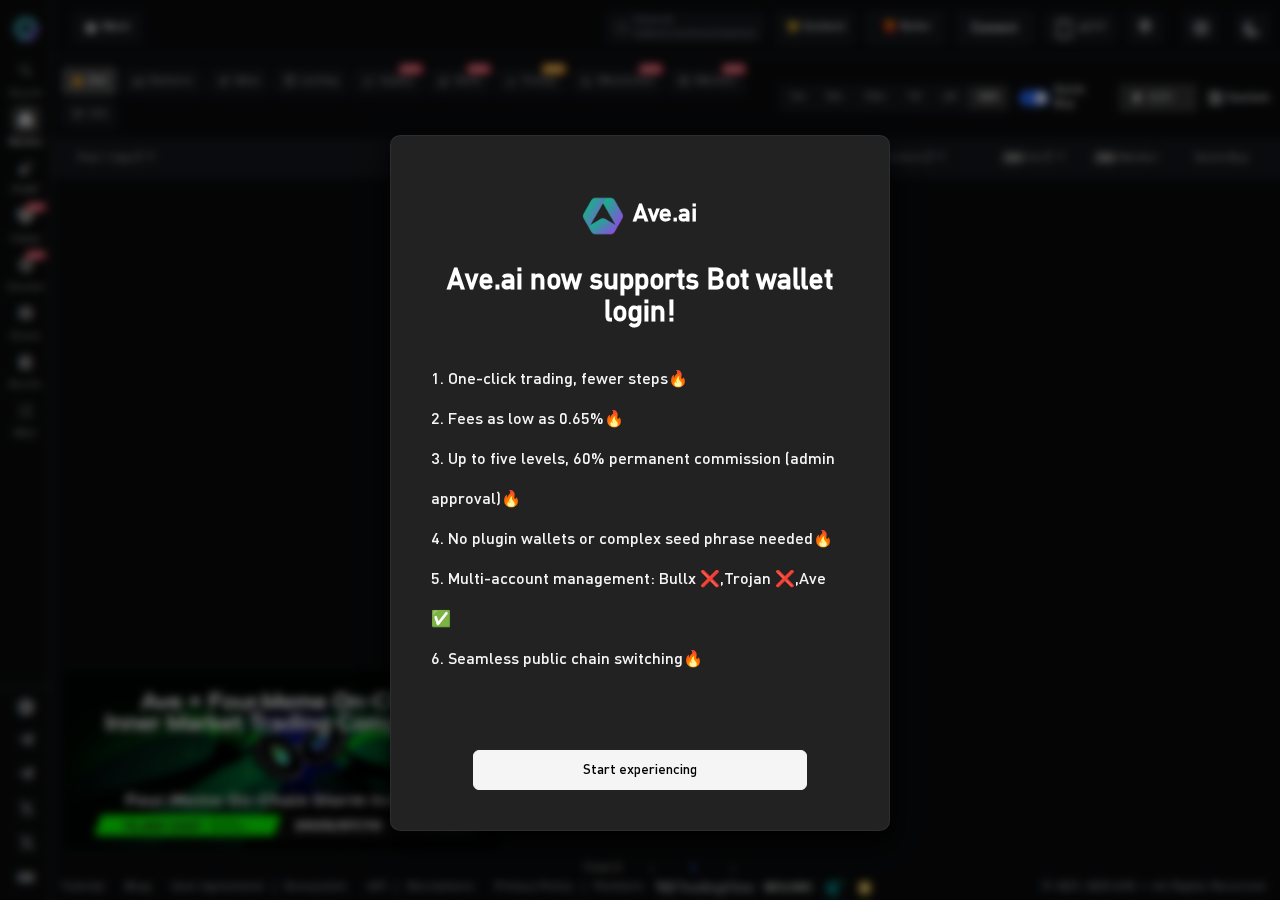
<file: index.html>
<!DOCTYPE html><html lang=""><head><meta charset="utf-8"><meta http-equiv="X-UA-Compatible" content="IE=edge"><meta name="viewport" content="width=device-width,initial-scale=1"><title>Ave.ai</title><meta name="title" content="Ave.ai"><meta name="description" content="Ave.ai is the most comprehensive on-chain crypto trading platform, integrating 130+ blockchains and 300+ DEXs for secure, professional, and fast trading. It empowers 7M+ users with advanced token analysis and seamless execution across its App, PC platform, and trading bots."><meta property="og:type" content="website"><meta property="og:url" content="https://ave.ai"><meta property="og:title" content="Ave.ai - The Ultimate Web3 Trading Platform"><meta property="og:description" content="Real-Time Blockchain Data, Price Alerts, Smart Money, KOL, Sniping, Copy-Trading and more."><meta property="og:image" content="https://ave.s3.ap-east-1.amazonaws.com/logo/tg-share.png"><meta property="og:image:width" content="1200"><meta property="og:image:height" content="600"><meta property="twitter:card" content="summary_large_image"><meta property="twitter:url" content="https://ave.ai"><meta property="twitter:title" content="Ave.ai - The Ultimate Web3 Trading Platform"><meta property="twitter:description" content="Real-Time Blockchain Data, Price Alerts, Smart Money, KOL, Sniping, Copy-Trading and more."><meta property="twitter:image" content="https://ave.s3.ap-east-1.amazonaws.com/logo/tg-share.png"><meta property="fb:app_id" content="1024585522541030"><!--[if IE]><link rel="icon" href="/favicon.ico" /><![endif]--><link rel="shortcut icon" href="/favicon.ico"><script async src="https://www.googletagmanager.com/gtag/js?id=G-LFKW8KRD0V"></script><script src="/vemachine.js"></script><script>// let supportsDomain = ['ave-m-test-5.github.io']
      // console.log('----top-------',window.top)
      // console.log('----self------',window.self)
      // if (self === top ) {
      //   var antiClickjack = document.getElementById('antiClickjack')
      //   antiClickjack.parentNode.removeChild(antiClickjack)
      // } else {
      //   top.location = self.location
      // }
      function redirect() {
        // let domains = ['avedex.cc', 'ave.ai', 'opencw.online', 'opencc.club']
        // let isDomain = domains.some(i => location.hostname.includes(i))
        let isMobile = /mobile|phone|pad|pod|iPhone|iPod|ios|iPad|Android|Mobile|BlackBerry|IEMobile|MQQBrowser|JUC|Fennec|wOSBrowser|BrowserNG|WebOS|Symbian|Windows Phone/i.test(navigator.userAgent)
        let isUnRedirectDomains = /(opencc\.club)|(aveaidata\.com)/i.test(location.hostname)
        if (isMobile && location.protocol.includes('http') && !location.host.includes('test') && !isUnRedirectDomains) {
            if(location.pathname == '/rank'){
              location.replace('https://airdrop.ave.ai')
            } else if(location.pathname == '/meme'){
              location.replace('https://meme_team.ave.ai')
            } else {
              location.replace(location.protocol + '//m.' + location.host + location.pathname + location.search)
            }
        }
      }
      redirect()
      function addScriptJs() {
        let d = (JSON.parse(localStorage.ave_globalConfig || '{}').token_logo_url || 'https://www.iconaves.com/')
        let script = document.createElement('script')
        script.type = 'text/javascript'
        script.src = d + `charting_library/charting_library.standalone.js`
        document.getElementsByTagName('head')[0].appendChild(script)
      }
      addScriptJs()</script><link href="/static/css/ApiKey-f71cff67.f6a6a6fc.css" rel="prefetch"><link href="/static/css/Balance-31ecd969.1ae7a5fb.css" rel="prefetch"><link href="/static/css/Chart-31ecd969.9b517720.css" rel="prefetch"><link href="/static/css/Check-31ecd969.ca6d38ed.css" rel="prefetch"><link href="/static/css/Download-31ecd969.d655e972.css" rel="prefetch"><link href="/static/css/Fav-31ecd969.0b3c093f.css" rel="prefetch"><link href="/static/css/Index-f71cff67.0072ea20.css" rel="prefetch"><link href="/static/css/Kline-f71cff67.3279a325.css" rel="prefetch"><link href="/static/css/MEME-f71cff67.f97c075b.css" rel="prefetch"><link href="/static/css/OfficialVerification-f71cff67.b5f4f597.css" rel="prefetch"><link href="/static/css/Pump-f71cff67.d8f0c619.css" rel="prefetch"><link href="/static/css/Rank-f71cff67.cad4feda.css" rel="prefetch"><link href="/static/css/Referral-f71cff67.62ad5eef.css" rel="prefetch"><link href="/static/css/Smart-f71cff67.862e5455.css" rel="prefetch"><link href="/static/css/Token-253ae210.98a811a6.css" rel="prefetch"><link href="/static/css/Token-6a2c624d.204d6423.css" rel="prefetch"><link href="/static/css/Token-ca272850.892cd943.css" rel="prefetch"><link href="/static/css/Token-f71cff67.83a2db01.css" rel="prefetch"><link href="/static/css/chunk-313e67f0.9e0c891a.css" rel="prefetch"><link href="/static/css/default-Chart-Kline-Token-fae381cd.59e1fb63.css" rel="prefetch"><link href="/static/css/default-Index-Pump-Smart-Token-1f80e606.f6d1f37b.css" rel="prefetch"><link href="/static/js/ApiKey-f71cff67.a7e3094b.js" rel="prefetch"><link href="/static/js/Balance-31ecd969.e7907284.js" rel="prefetch"><link href="/static/js/Chart-31ecd969.efed83a0.js" rel="prefetch"><link href="/static/js/Check-31ecd969.a8b0270d.js" rel="prefetch"><link href="/static/js/Download-31ecd969.1af049be.js" rel="prefetch"><link href="/static/js/Fav-31ecd969.307d7b88.js" rel="prefetch"><link href="/static/js/Index-f71cff67.198fcd49.js" rel="prefetch"><link href="/static/js/Kline-f71cff67.85101a86.js" rel="prefetch"><link href="/static/js/Lost-2a317ca3.6b4f5b5e.js" rel="prefetch"><link href="/static/js/MEME-f71cff67.caa74f7c.js" rel="prefetch"><link href="/static/js/OfficialVerification-f71cff67.12b675d7.js" rel="prefetch"><link href="/static/js/Pump-f71cff67.742b1e50.js" rel="prefetch"><link href="/static/js/Rank-f71cff67.64579833.js" rel="prefetch"><link href="/static/js/Referral-f71cff67.8b9e1c61.js" rel="prefetch"><link href="/static/js/Smart-f71cff67.43c56bf2.js" rel="prefetch"><link href="/static/js/Token-253ae210.d4e53d0c.js" rel="prefetch"><link href="/static/js/Token-6a2c624d.a3505cb8.js" rel="prefetch"><link href="/static/js/Token-ca272850.6f861398.js" rel="prefetch"><link href="/static/js/Token-f71cff67.e6288454.js" rel="prefetch"><link href="/static/js/chunk-2d0cc9a7.c0bc3913.js" rel="prefetch"><link href="/static/js/chunk-313e67f0.89bc48fd.js" rel="prefetch"><link href="/static/js/chunk-6cbceefd.85ee61a6.js" rel="prefetch"><link href="/static/js/chunk-74b7f1fb.74ce1070.js" rel="prefetch"><link href="/static/js/chunk-9b2b69e2.b11461de.js" rel="prefetch"><link href="/static/js/chunk-edfaba38.67c12e48.js" rel="prefetch"><link href="/static/js/default-Chart-Index-b811f808.7ee80feb.js" rel="prefetch"><link href="/static/js/default-Chart-Kline-Token-fae381cd.e6888c4f.js" rel="prefetch"><link href="/static/js/default-Fav-Index-Smart-496b6970.b0edd041.js" rel="prefetch"><link href="/static/js/default-Fav-MEME-Smart-31ecd969.2071f14b.js" rel="prefetch"><link href="/static/js/default-Fav-Smart-1dd7a80e.e7e31e7b.js" rel="prefetch"><link href="/static/js/default-Index-Pump-Smart-Token-1f80e606.a0faf490.js" rel="prefetch"><link href="/static/js/vendors-Index-Pump-Smart-Token-25cb2edc.31797273.js" rel="prefetch"><link href="/static/css/app-06837ae4.83f17b7a.css" rel="preload" as="style"><link href="/static/css/app-3d9b8e9e.7c442208.css" rel="preload" as="style"><link href="/static/css/app-cfbf0a2e.84827f6a.css" rel="preload" as="style"><link href="/static/css/app-ec8c427e.36410397.css" rel="preload" as="style"><link href="/static/css/app-f71cff67.9ceab350.css" rel="preload" as="style"><link href="/static/js/app-06837ae4.2bc3961b.js" rel="preload" as="script"><link href="/static/js/app-0b7a60cc.bbd5a102.js" rel="preload" as="script"><link href="/static/js/app-167fad9f.6e9645be.js" rel="preload" as="script"><link href="/static/js/app-16d3814e.a69a63ac.js" rel="preload" as="script"><link href="/static/js/app-1c3a2c3f.7c6a3a77.js" rel="preload" as="script"><link href="/static/js/app-1f20a385.a9717390.js" rel="preload" as="script"><link href="/static/js/app-203e0718.4dd9b310.js" rel="preload" as="script"><link href="/static/js/app-2a42e354.712274c2.js" rel="preload" as="script"><link href="/static/js/app-33c8e8fb.51b4e53e.js" rel="preload" as="script"><link href="/static/js/app-33e35537.6e52009a.js" rel="preload" as="script"><link href="/static/js/app-3d9b8e9e.57cd907a.js" rel="preload" as="script"><link href="/static/js/app-4939e289.46a368bb.js" rel="preload" as="script"><link href="/static/js/app-5866a18b.185aba30.js" rel="preload" as="script"><link href="/static/js/app-60b88c48.baa1f2b9.js" rel="preload" as="script"><link href="/static/js/app-6484b8ce.3e8ced4d.js" rel="preload" as="script"><link href="/static/js/app-72f93981.a99af60a.js" rel="preload" as="script"><link href="/static/js/app-748942c6.d02a2d73.js" rel="preload" as="script"><link href="/static/js/app-84f69768.570b5833.js" rel="preload" as="script"><link href="/static/js/app-9187ef67.09d52418.js" rel="preload" as="script"><link href="/static/js/app-9af05477.d6e84521.js" rel="preload" as="script"><link href="/static/js/app-9ff03e93.23e13747.js" rel="preload" as="script"><link href="/static/js/app-a97bfcba.e49ba876.js" rel="preload" as="script"><link href="/static/js/app-aeb57120.7589cca9.js" rel="preload" as="script"><link href="/static/js/app-b5906859.4a71c738.js" rel="preload" as="script"><link href="/static/js/app-cfbf0a2e.a9817bb3.js" rel="preload" as="script"><link href="/static/js/app-db300d2f.0b96005f.js" rel="preload" as="script"><link href="/static/js/app-ec8c427e.ebf14cf0.js" rel="preload" as="script"><link href="/static/js/app-f71cff67.a4e05843.js" rel="preload" as="script"><link href="/static/js/app-f9ca8911.000011ae.js" rel="preload" as="script"><link href="/static/js/app-fa9d841c.8f5a04bb.js" rel="preload" as="script"><link href="/static/js/runtime.daf98a80.js" rel="preload" as="script"><link href="/static/css/app-ec8c427e.36410397.css" rel="stylesheet"><link href="/static/css/app-cfbf0a2e.84827f6a.css" rel="stylesheet"><link href="/static/css/app-06837ae4.83f17b7a.css" rel="stylesheet"><link href="/static/css/app-f71cff67.9ceab350.css" rel="stylesheet"><link href="/static/css/app-3d9b8e9e.7c442208.css" rel="stylesheet"><link rel="icon" type="image/png" sizes="32x32" href="/img/icons/favicon-32x32.png"><link rel="icon" type="image/png" sizes="16x16" href="/img/icons/favicon-16x16.png"><link rel="manifest" href="/manifest.json"><meta name="theme-color" content="#131722"><meta name="apple-mobile-web-app-capable" content="yes"><meta name="apple-mobile-web-app-status-bar-style" content="default"><meta name="apple-mobile-web-app-title" content="Ave"><link rel="apple-touch-icon" href="/img/icons/apple-touch-icon-152x152.png"><link rel="mask-icon" href="/img/icons/safari-pinned-tab.svg" color="#131722"><meta name="msapplication-TileImage" content="/img/icons/msapplication-icon-144x144.png"><meta name="msapplication-TileColor" content="#000000"></head><body><noscript><strong>We're sorry but avedex doesn't work properly without JavaScript enabled. Please enable it to continue.</strong></noscript><div id="app"></div><script>window.dataLayer = window.dataLayer || [];
      function gtag(){dataLayer.push(arguments);}
      gtag('js', new Date());

      gtag('config', 'G-LFKW8KRD0V');
      // //添加红包雨
      // ;(function () {
      //   var script = document.createElement('script')
      //   script.onload = function () {
      //     MapleRedPacketSDK.initMapleRedPacket({
      //       platform: "ave"
      //     }).renderToBody()
      //   }
      //   script.defer = true
      //   script.src = 'https://unpkg.com/@maple-tech/red-packet-sdk/dist/index.iife.js'
      //   document.body.appendChild(script)
      // })()</script><script src="/static/js/runtime.daf98a80.js"></script><script src="/static/js/app-748942c6.d02a2d73.js"></script><script src="/static/js/app-60b88c48.baa1f2b9.js"></script><script src="/static/js/app-fa9d841c.8f5a04bb.js"></script><script src="/static/js/app-9af05477.d6e84521.js"></script><script src="/static/js/app-84f69768.570b5833.js"></script><script src="/static/js/app-9ff03e93.23e13747.js"></script><script src="/static/js/app-167fad9f.6e9645be.js"></script><script src="/static/js/app-2a42e354.712274c2.js"></script><script src="/static/js/app-b5906859.4a71c738.js"></script><script src="/static/js/app-72f93981.a99af60a.js"></script><script src="/static/js/app-33c8e8fb.51b4e53e.js"></script><script src="/static/js/app-db300d2f.0b96005f.js"></script><script src="/static/js/app-9187ef67.09d52418.js"></script><script src="/static/js/app-4939e289.46a368bb.js"></script><script src="/static/js/app-16d3814e.a69a63ac.js"></script><script src="/static/js/app-aeb57120.7589cca9.js"></script><script src="/static/js/app-6484b8ce.3e8ced4d.js"></script><script src="/static/js/app-0b7a60cc.bbd5a102.js"></script><script src="/static/js/app-203e0718.4dd9b310.js"></script><script src="/static/js/app-1f20a385.a9717390.js"></script><script src="/static/js/app-5866a18b.185aba30.js"></script><script src="/static/js/app-f9ca8911.000011ae.js"></script><script src="/static/js/app-ec8c427e.ebf14cf0.js"></script><script src="/static/js/app-1c3a2c3f.7c6a3a77.js"></script><script src="/static/js/app-cfbf0a2e.a9817bb3.js"></script><script src="/static/js/app-33e35537.6e52009a.js"></script><script src="/static/js/app-06837ae4.2bc3961b.js"></script><script src="/static/js/app-f71cff67.a4e05843.js"></script><script src="/static/js/app-a97bfcba.e49ba876.js"></script><script src="/static/js/app-3d9b8e9e.57cd907a.js"></script></body></html>
</file>
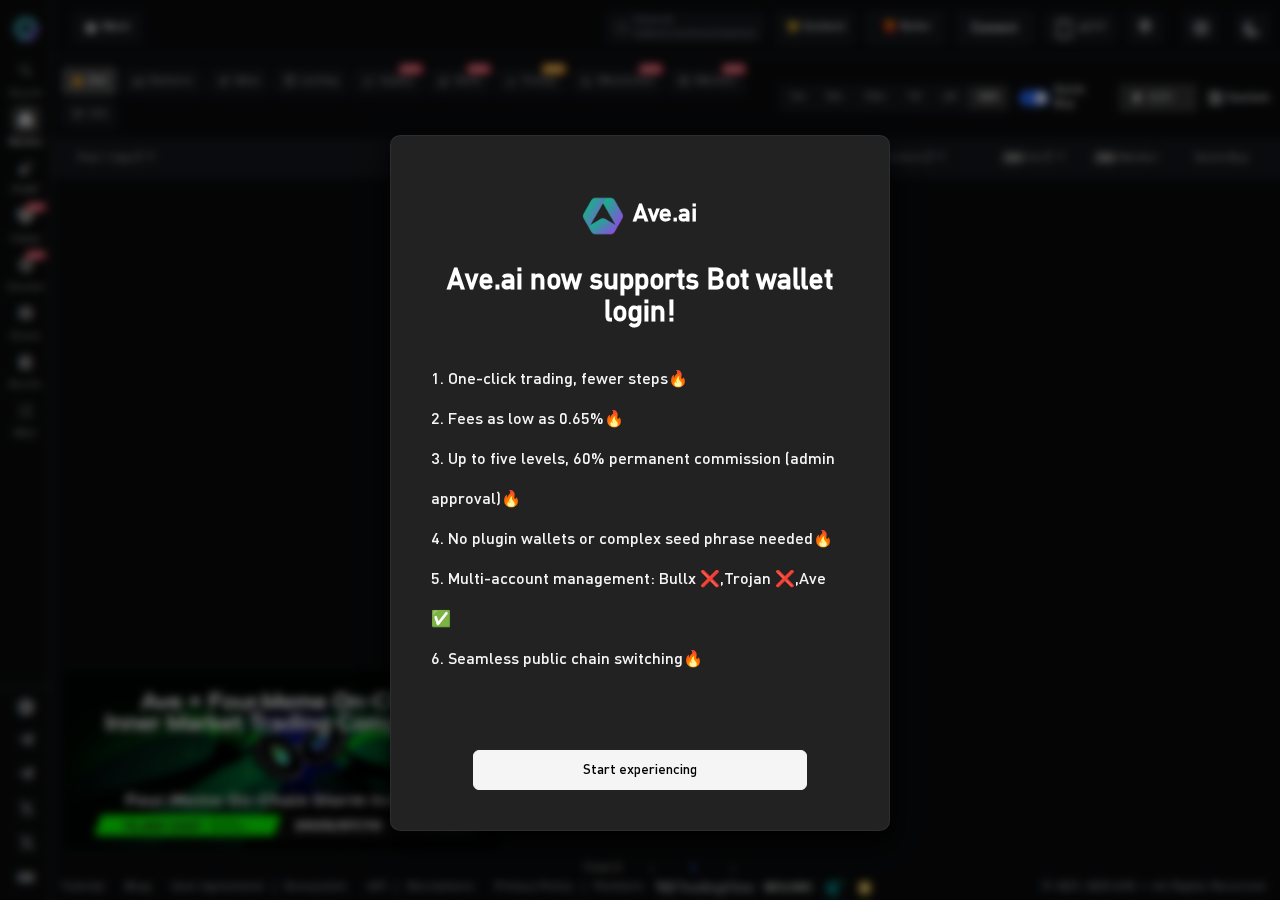
<file: chart/index.html>
<!DOCTYPE html><html lang=""><head><meta charset="utf-8"><meta http-equiv="X-UA-Compatible" content="IE=edge"><meta name="viewport" content="width=device-width,initial-scale=1"><title>Chart | Ave.ai</title><meta name="title" content="Ave.ai"><meta name="description" content="Ave.ai is the most comprehensive on-chain crypto trading platform, integrating 130+ blockchains and 300+ DEXs for secure, professional, and fast trading. It empowers 7M+ users with advanced token analysis and seamless execution across its App, PC platform, and trading bots."><meta property="og:type" content="website"><meta property="og:url" content="https://ave.ai"><meta property="og:title" content="Ave.ai - The Ultimate Web3 Trading Platform"><meta property="og:description" content="Real-Time Blockchain Data, Price Alerts, Smart Money, KOL, Sniping, Copy-Trading and more."><meta property="og:image" content="https://ave.s3.ap-east-1.amazonaws.com/logo/tg-share.png"><meta property="og:image:width" content="1200"><meta property="og:image:height" content="600"><meta property="twitter:card" content="summary_large_image"><meta property="twitter:url" content="https://ave.ai"><meta property="twitter:title" content="Ave.ai - The Ultimate Web3 Trading Platform"><meta property="twitter:description" content="Real-Time Blockchain Data, Price Alerts, Smart Money, KOL, Sniping, Copy-Trading and more."><meta property="twitter:image" content="https://ave.s3.ap-east-1.amazonaws.com/logo/tg-share.png"><meta property="fb:app_id" content="1024585522541030"><!--[if IE]><link rel="icon" href="/favicon.ico" /><![endif]--><link rel="shortcut icon" href="/favicon.ico"><script async src="https://www.googletagmanager.com/gtag/js?id=G-LFKW8KRD0V"></script><script src="/vemachine.js"></script><script>// let supportsDomain = ['ave-m-test-5.github.io']
      // console.log('----top-------',window.top)
      // console.log('----self------',window.self)
      // if (self === top ) {
      //   var antiClickjack = document.getElementById('antiClickjack')
      //   antiClickjack.parentNode.removeChild(antiClickjack)
      // } else {
      //   top.location = self.location
      // }
      function redirect() {
        // let domains = ['avedex.cc', 'ave.ai', 'opencw.online', 'opencc.club']
        // let isDomain = domains.some(i => location.hostname.includes(i))
        let isMobile = /mobile|phone|pad|pod|iPhone|iPod|ios|iPad|Android|Mobile|BlackBerry|IEMobile|MQQBrowser|JUC|Fennec|wOSBrowser|BrowserNG|WebOS|Symbian|Windows Phone/i.test(navigator.userAgent)
        let isUnRedirectDomains = /(opencc\.club)|(aveaidata\.com)/i.test(location.hostname)
        if (isMobile && location.protocol.includes('http') && !location.host.includes('test') && !isUnRedirectDomains) {
            if(location.pathname == '/rank'){
              location.replace('https://airdrop.ave.ai')
            } else if(location.pathname == '/meme'){
              location.replace('https://meme_team.ave.ai')
            } else {
              location.replace(location.protocol + '//m.' + location.host + location.pathname + location.search)
            }
        }
      }
      redirect()
      function addScriptJs() {
        let d = (JSON.parse(localStorage.ave_globalConfig || '{}').token_logo_url || 'https://www.iconaves.com/')
        let script = document.createElement('script')
        script.type = 'text/javascript'
        script.src = d + `charting_library/charting_library.standalone.js`
        document.getElementsByTagName('head')[0].appendChild(script)
      }
      addScriptJs()</script><link href="/static/css/ApiKey-f71cff67.f6a6a6fc.css" rel="prefetch"><link href="/static/css/Balance-31ecd969.1ae7a5fb.css" rel="prefetch"><link href="/static/css/Chart-31ecd969.9b517720.css" rel="prefetch"><link href="/static/css/Check-31ecd969.ca6d38ed.css" rel="prefetch"><link href="/static/css/Download-31ecd969.d655e972.css" rel="prefetch"><link href="/static/css/Fav-31ecd969.0b3c093f.css" rel="prefetch"><link href="/static/css/Index-f71cff67.0072ea20.css" rel="prefetch"><link href="/static/css/Kline-f71cff67.3279a325.css" rel="prefetch"><link href="/static/css/MEME-f71cff67.f97c075b.css" rel="prefetch"><link href="/static/css/OfficialVerification-f71cff67.b5f4f597.css" rel="prefetch"><link href="/static/css/Pump-f71cff67.d8f0c619.css" rel="prefetch"><link href="/static/css/Rank-f71cff67.cad4feda.css" rel="prefetch"><link href="/static/css/Referral-f71cff67.62ad5eef.css" rel="prefetch"><link href="/static/css/Smart-f71cff67.862e5455.css" rel="prefetch"><link href="/static/css/Token-253ae210.98a811a6.css" rel="prefetch"><link href="/static/css/Token-6a2c624d.204d6423.css" rel="prefetch"><link href="/static/css/Token-ca272850.892cd943.css" rel="prefetch"><link href="/static/css/Token-f71cff67.83a2db01.css" rel="prefetch"><link href="/static/css/chunk-313e67f0.9e0c891a.css" rel="prefetch"><link href="/static/css/default-Chart-Kline-Token-fae381cd.59e1fb63.css" rel="prefetch"><link href="/static/css/default-Index-Pump-Smart-Token-1f80e606.f6d1f37b.css" rel="prefetch"><link href="/static/js/ApiKey-f71cff67.a7e3094b.js" rel="prefetch"><link href="/static/js/Balance-31ecd969.e7907284.js" rel="prefetch"><link href="/static/js/Chart-31ecd969.efed83a0.js" rel="prefetch"><link href="/static/js/Check-31ecd969.a8b0270d.js" rel="prefetch"><link href="/static/js/Download-31ecd969.1af049be.js" rel="prefetch"><link href="/static/js/Fav-31ecd969.307d7b88.js" rel="prefetch"><link href="/static/js/Index-f71cff67.198fcd49.js" rel="prefetch"><link href="/static/js/Kline-f71cff67.85101a86.js" rel="prefetch"><link href="/static/js/Lost-2a317ca3.6b4f5b5e.js" rel="prefetch"><link href="/static/js/MEME-f71cff67.caa74f7c.js" rel="prefetch"><link href="/static/js/OfficialVerification-f71cff67.12b675d7.js" rel="prefetch"><link href="/static/js/Pump-f71cff67.742b1e50.js" rel="prefetch"><link href="/static/js/Rank-f71cff67.64579833.js" rel="prefetch"><link href="/static/js/Referral-f71cff67.8b9e1c61.js" rel="prefetch"><link href="/static/js/Smart-f71cff67.43c56bf2.js" rel="prefetch"><link href="/static/js/Token-253ae210.d4e53d0c.js" rel="prefetch"><link href="/static/js/Token-6a2c624d.a3505cb8.js" rel="prefetch"><link href="/static/js/Token-ca272850.6f861398.js" rel="prefetch"><link href="/static/js/Token-f71cff67.e6288454.js" rel="prefetch"><link href="/static/js/chunk-2d0cc9a7.c0bc3913.js" rel="prefetch"><link href="/static/js/chunk-313e67f0.89bc48fd.js" rel="prefetch"><link href="/static/js/chunk-6cbceefd.85ee61a6.js" rel="prefetch"><link href="/static/js/chunk-74b7f1fb.74ce1070.js" rel="prefetch"><link href="/static/js/chunk-9b2b69e2.b11461de.js" rel="prefetch"><link href="/static/js/chunk-edfaba38.67c12e48.js" rel="prefetch"><link href="/static/js/default-Chart-Index-b811f808.7ee80feb.js" rel="prefetch"><link href="/static/js/default-Chart-Kline-Token-fae381cd.e6888c4f.js" rel="prefetch"><link href="/static/js/default-Fav-Index-Smart-496b6970.b0edd041.js" rel="prefetch"><link href="/static/js/default-Fav-MEME-Smart-31ecd969.2071f14b.js" rel="prefetch"><link href="/static/js/default-Fav-Smart-1dd7a80e.e7e31e7b.js" rel="prefetch"><link href="/static/js/default-Index-Pump-Smart-Token-1f80e606.a0faf490.js" rel="prefetch"><link href="/static/js/vendors-Index-Pump-Smart-Token-25cb2edc.31797273.js" rel="prefetch"><link href="/static/css/app-06837ae4.83f17b7a.css" rel="preload" as="style"><link href="/static/css/app-3d9b8e9e.7c442208.css" rel="preload" as="style"><link href="/static/css/app-cfbf0a2e.84827f6a.css" rel="preload" as="style"><link href="/static/css/app-ec8c427e.36410397.css" rel="preload" as="style"><link href="/static/css/app-f71cff67.9ceab350.css" rel="preload" as="style"><link href="/static/js/app-06837ae4.2bc3961b.js" rel="preload" as="script"><link href="/static/js/app-0b7a60cc.bbd5a102.js" rel="preload" as="script"><link href="/static/js/app-167fad9f.6e9645be.js" rel="preload" as="script"><link href="/static/js/app-16d3814e.a69a63ac.js" rel="preload" as="script"><link href="/static/js/app-1c3a2c3f.7c6a3a77.js" rel="preload" as="script"><link href="/static/js/app-1f20a385.a9717390.js" rel="preload" as="script"><link href="/static/js/app-203e0718.4dd9b310.js" rel="preload" as="script"><link href="/static/js/app-2a42e354.712274c2.js" rel="preload" as="script"><link href="/static/js/app-33c8e8fb.51b4e53e.js" rel="preload" as="script"><link href="/static/js/app-33e35537.6e52009a.js" rel="preload" as="script"><link href="/static/js/app-3d9b8e9e.57cd907a.js" rel="preload" as="script"><link href="/static/js/app-4939e289.46a368bb.js" rel="preload" as="script"><link href="/static/js/app-5866a18b.185aba30.js" rel="preload" as="script"><link href="/static/js/app-60b88c48.baa1f2b9.js" rel="preload" as="script"><link href="/static/js/app-6484b8ce.3e8ced4d.js" rel="preload" as="script"><link href="/static/js/app-72f93981.a99af60a.js" rel="preload" as="script"><link href="/static/js/app-748942c6.d02a2d73.js" rel="preload" as="script"><link href="/static/js/app-84f69768.570b5833.js" rel="preload" as="script"><link href="/static/js/app-9187ef67.09d52418.js" rel="preload" as="script"><link href="/static/js/app-9af05477.d6e84521.js" rel="preload" as="script"><link href="/static/js/app-9ff03e93.23e13747.js" rel="preload" as="script"><link href="/static/js/app-a97bfcba.e49ba876.js" rel="preload" as="script"><link href="/static/js/app-aeb57120.7589cca9.js" rel="preload" as="script"><link href="/static/js/app-b5906859.4a71c738.js" rel="preload" as="script"><link href="/static/js/app-cfbf0a2e.a9817bb3.js" rel="preload" as="script"><link href="/static/js/app-db300d2f.0b96005f.js" rel="preload" as="script"><link href="/static/js/app-ec8c427e.ebf14cf0.js" rel="preload" as="script"><link href="/static/js/app-f71cff67.a4e05843.js" rel="preload" as="script"><link href="/static/js/app-f9ca8911.000011ae.js" rel="preload" as="script"><link href="/static/js/app-fa9d841c.8f5a04bb.js" rel="preload" as="script"><link href="/static/js/runtime.daf98a80.js" rel="preload" as="script"><link href="/static/css/app-ec8c427e.36410397.css" rel="stylesheet"><link href="/static/css/app-cfbf0a2e.84827f6a.css" rel="stylesheet"><link href="/static/css/app-06837ae4.83f17b7a.css" rel="stylesheet"><link href="/static/css/app-f71cff67.9ceab350.css" rel="stylesheet"><link href="/static/css/app-3d9b8e9e.7c442208.css" rel="stylesheet"><link rel="icon" type="image/png" sizes="32x32" href="/img/icons/favicon-32x32.png"><link rel="icon" type="image/png" sizes="16x16" href="/img/icons/favicon-16x16.png"><link rel="manifest" href="/manifest.json"><meta name="theme-color" content="#131722"><meta name="apple-mobile-web-app-capable" content="yes"><meta name="apple-mobile-web-app-status-bar-style" content="default"><meta name="apple-mobile-web-app-title" content="Ave"><link rel="apple-touch-icon" href="/img/icons/apple-touch-icon-152x152.png"><link rel="mask-icon" href="/img/icons/safari-pinned-tab.svg" color="#131722"><meta name="msapplication-TileImage" content="/img/icons/msapplication-icon-144x144.png"><meta name="msapplication-TileColor" content="#000000"></head><body><noscript><strong>We're sorry but avedex doesn't work properly without JavaScript enabled. Please enable it to continue.</strong></noscript><div id="app"></div><script>window.dataLayer = window.dataLayer || [];
      function gtag(){dataLayer.push(arguments);}
      gtag('js', new Date());

      gtag('config', 'G-LFKW8KRD0V');
      // //添加红包雨
      // ;(function () {
      //   var script = document.createElement('script')
      //   script.onload = function () {
      //     MapleRedPacketSDK.initMapleRedPacket({
      //       platform: "ave"
      //     }).renderToBody()
      //   }
      //   script.defer = true
      //   script.src = 'https://unpkg.com/@maple-tech/red-packet-sdk/dist/index.iife.js'
      //   document.body.appendChild(script)
      // })()</script><script src="/static/js/runtime.daf98a80.js"></script><script src="/static/js/app-748942c6.d02a2d73.js"></script><script src="/static/js/app-60b88c48.baa1f2b9.js"></script><script src="/static/js/app-fa9d841c.8f5a04bb.js"></script><script src="/static/js/app-9af05477.d6e84521.js"></script><script src="/static/js/app-84f69768.570b5833.js"></script><script src="/static/js/app-9ff03e93.23e13747.js"></script><script src="/static/js/app-167fad9f.6e9645be.js"></script><script src="/static/js/app-2a42e354.712274c2.js"></script><script src="/static/js/app-b5906859.4a71c738.js"></script><script src="/static/js/app-72f93981.a99af60a.js"></script><script src="/static/js/app-33c8e8fb.51b4e53e.js"></script><script src="/static/js/app-db300d2f.0b96005f.js"></script><script src="/static/js/app-9187ef67.09d52418.js"></script><script src="/static/js/app-4939e289.46a368bb.js"></script><script src="/static/js/app-16d3814e.a69a63ac.js"></script><script src="/static/js/app-aeb57120.7589cca9.js"></script><script src="/static/js/app-6484b8ce.3e8ced4d.js"></script><script src="/static/js/app-0b7a60cc.bbd5a102.js"></script><script src="/static/js/app-203e0718.4dd9b310.js"></script><script src="/static/js/app-1f20a385.a9717390.js"></script><script src="/static/js/app-5866a18b.185aba30.js"></script><script src="/static/js/app-f9ca8911.000011ae.js"></script><script src="/static/js/app-ec8c427e.ebf14cf0.js"></script><script src="/static/js/app-1c3a2c3f.7c6a3a77.js"></script><script src="/static/js/app-cfbf0a2e.a9817bb3.js"></script><script src="/static/js/app-33e35537.6e52009a.js"></script><script src="/static/js/app-06837ae4.2bc3961b.js"></script><script src="/static/js/app-f71cff67.a4e05843.js"></script><script src="/static/js/app-a97bfcba.e49ba876.js"></script><script src="/static/js/app-3d9b8e9e.57cd907a.js"></script></body></html>
</file>
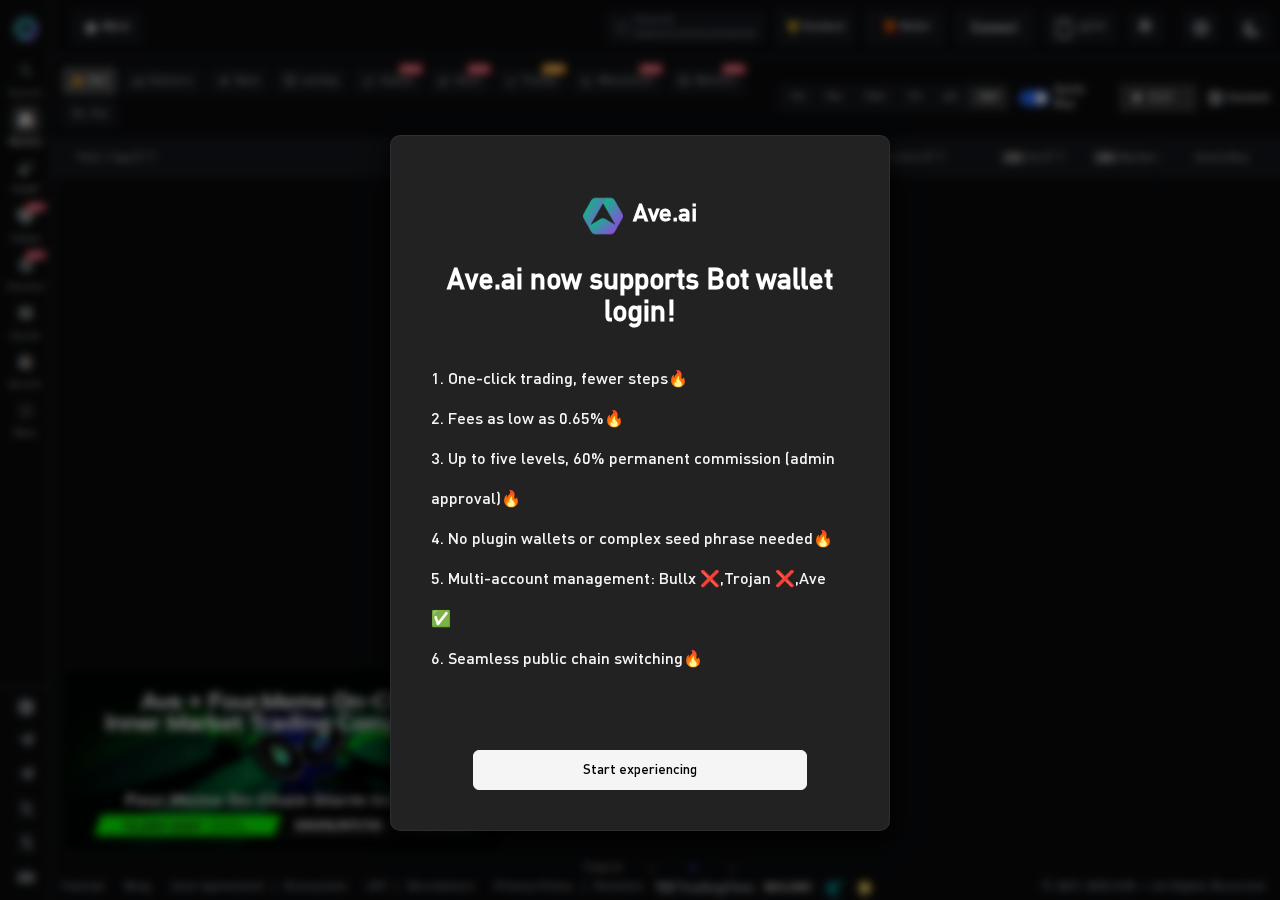
<file: download/index.html>
<!DOCTYPE html><html lang=""><head><meta charset="utf-8"><meta http-equiv="X-UA-Compatible" content="IE=edge"><meta name="viewport" content="width=device-width,initial-scale=1"><title>Download | Ave.ai</title><meta name="title" content="Ave.ai"><meta name="description" content="Ave.ai is the most comprehensive on-chain crypto trading platform, integrating 130+ blockchains and 300+ DEXs for secure, professional, and fast trading. It empowers 7M+ users with advanced token analysis and seamless execution across its App, PC platform, and trading bots."><meta property="og:type" content="website"><meta property="og:url" content="https://ave.ai"><meta property="og:title" content="Ave.ai - The Ultimate Web3 Trading Platform"><meta property="og:description" content="Real-Time Blockchain Data, Price Alerts, Smart Money, KOL, Sniping, Copy-Trading and more."><meta property="og:image" content="https://ave.s3.ap-east-1.amazonaws.com/logo/tg-share.png"><meta property="og:image:width" content="1200"><meta property="og:image:height" content="600"><meta property="twitter:card" content="summary_large_image"><meta property="twitter:url" content="https://ave.ai"><meta property="twitter:title" content="Ave.ai - The Ultimate Web3 Trading Platform"><meta property="twitter:description" content="Real-Time Blockchain Data, Price Alerts, Smart Money, KOL, Sniping, Copy-Trading and more."><meta property="twitter:image" content="https://ave.s3.ap-east-1.amazonaws.com/logo/tg-share.png"><meta property="fb:app_id" content="1024585522541030"><!--[if IE]><link rel="icon" href="/favicon.ico" /><![endif]--><link rel="shortcut icon" href="/favicon.ico"><script async src="https://www.googletagmanager.com/gtag/js?id=G-LFKW8KRD0V"></script><script src="/vemachine.js"></script><script>// let supportsDomain = ['ave-m-test-5.github.io']
      // console.log('----top-------',window.top)
      // console.log('----self------',window.self)
      // if (self === top ) {
      //   var antiClickjack = document.getElementById('antiClickjack')
      //   antiClickjack.parentNode.removeChild(antiClickjack)
      // } else {
      //   top.location = self.location
      // }
      function redirect() {
        // let domains = ['avedex.cc', 'ave.ai', 'opencw.online', 'opencc.club']
        // let isDomain = domains.some(i => location.hostname.includes(i))
        let isMobile = /mobile|phone|pad|pod|iPhone|iPod|ios|iPad|Android|Mobile|BlackBerry|IEMobile|MQQBrowser|JUC|Fennec|wOSBrowser|BrowserNG|WebOS|Symbian|Windows Phone/i.test(navigator.userAgent)
        let isUnRedirectDomains = /(opencc\.club)|(aveaidata\.com)/i.test(location.hostname)
        if (isMobile && location.protocol.includes('http') && !location.host.includes('test') && !isUnRedirectDomains) {
            if(location.pathname == '/rank'){
              location.replace('https://airdrop.ave.ai')
            } else if(location.pathname == '/meme'){
              location.replace('https://meme_team.ave.ai')
            } else {
              location.replace(location.protocol + '//m.' + location.host + location.pathname + location.search)
            }
        }
      }
      redirect()
      function addScriptJs() {
        let d = (JSON.parse(localStorage.ave_globalConfig || '{}').token_logo_url || 'https://www.iconaves.com/')
        let script = document.createElement('script')
        script.type = 'text/javascript'
        script.src = d + `charting_library/charting_library.standalone.js`
        document.getElementsByTagName('head')[0].appendChild(script)
      }
      addScriptJs()</script><link href="/static/css/ApiKey-f71cff67.f6a6a6fc.css" rel="prefetch"><link href="/static/css/Balance-31ecd969.1ae7a5fb.css" rel="prefetch"><link href="/static/css/Chart-31ecd969.9b517720.css" rel="prefetch"><link href="/static/css/Check-31ecd969.ca6d38ed.css" rel="prefetch"><link href="/static/css/Download-31ecd969.d655e972.css" rel="prefetch"><link href="/static/css/Fav-31ecd969.0b3c093f.css" rel="prefetch"><link href="/static/css/Index-f71cff67.0072ea20.css" rel="prefetch"><link href="/static/css/Kline-f71cff67.3279a325.css" rel="prefetch"><link href="/static/css/MEME-f71cff67.f97c075b.css" rel="prefetch"><link href="/static/css/OfficialVerification-f71cff67.b5f4f597.css" rel="prefetch"><link href="/static/css/Pump-f71cff67.d8f0c619.css" rel="prefetch"><link href="/static/css/Rank-f71cff67.cad4feda.css" rel="prefetch"><link href="/static/css/Referral-f71cff67.62ad5eef.css" rel="prefetch"><link href="/static/css/Smart-f71cff67.862e5455.css" rel="prefetch"><link href="/static/css/Token-253ae210.98a811a6.css" rel="prefetch"><link href="/static/css/Token-6a2c624d.204d6423.css" rel="prefetch"><link href="/static/css/Token-ca272850.892cd943.css" rel="prefetch"><link href="/static/css/Token-f71cff67.83a2db01.css" rel="prefetch"><link href="/static/css/chunk-313e67f0.9e0c891a.css" rel="prefetch"><link href="/static/css/default-Chart-Kline-Token-fae381cd.59e1fb63.css" rel="prefetch"><link href="/static/css/default-Index-Pump-Smart-Token-1f80e606.f6d1f37b.css" rel="prefetch"><link href="/static/js/ApiKey-f71cff67.a7e3094b.js" rel="prefetch"><link href="/static/js/Balance-31ecd969.e7907284.js" rel="prefetch"><link href="/static/js/Chart-31ecd969.efed83a0.js" rel="prefetch"><link href="/static/js/Check-31ecd969.a8b0270d.js" rel="prefetch"><link href="/static/js/Download-31ecd969.1af049be.js" rel="prefetch"><link href="/static/js/Fav-31ecd969.307d7b88.js" rel="prefetch"><link href="/static/js/Index-f71cff67.198fcd49.js" rel="prefetch"><link href="/static/js/Kline-f71cff67.85101a86.js" rel="prefetch"><link href="/static/js/Lost-2a317ca3.6b4f5b5e.js" rel="prefetch"><link href="/static/js/MEME-f71cff67.caa74f7c.js" rel="prefetch"><link href="/static/js/OfficialVerification-f71cff67.12b675d7.js" rel="prefetch"><link href="/static/js/Pump-f71cff67.742b1e50.js" rel="prefetch"><link href="/static/js/Rank-f71cff67.64579833.js" rel="prefetch"><link href="/static/js/Referral-f71cff67.8b9e1c61.js" rel="prefetch"><link href="/static/js/Smart-f71cff67.43c56bf2.js" rel="prefetch"><link href="/static/js/Token-253ae210.d4e53d0c.js" rel="prefetch"><link href="/static/js/Token-6a2c624d.a3505cb8.js" rel="prefetch"><link href="/static/js/Token-ca272850.6f861398.js" rel="prefetch"><link href="/static/js/Token-f71cff67.e6288454.js" rel="prefetch"><link href="/static/js/chunk-2d0cc9a7.c0bc3913.js" rel="prefetch"><link href="/static/js/chunk-313e67f0.89bc48fd.js" rel="prefetch"><link href="/static/js/chunk-6cbceefd.85ee61a6.js" rel="prefetch"><link href="/static/js/chunk-74b7f1fb.74ce1070.js" rel="prefetch"><link href="/static/js/chunk-9b2b69e2.b11461de.js" rel="prefetch"><link href="/static/js/chunk-edfaba38.67c12e48.js" rel="prefetch"><link href="/static/js/default-Chart-Index-b811f808.7ee80feb.js" rel="prefetch"><link href="/static/js/default-Chart-Kline-Token-fae381cd.e6888c4f.js" rel="prefetch"><link href="/static/js/default-Fav-Index-Smart-496b6970.b0edd041.js" rel="prefetch"><link href="/static/js/default-Fav-MEME-Smart-31ecd969.2071f14b.js" rel="prefetch"><link href="/static/js/default-Fav-Smart-1dd7a80e.e7e31e7b.js" rel="prefetch"><link href="/static/js/default-Index-Pump-Smart-Token-1f80e606.a0faf490.js" rel="prefetch"><link href="/static/js/vendors-Index-Pump-Smart-Token-25cb2edc.31797273.js" rel="prefetch"><link href="/static/css/app-06837ae4.83f17b7a.css" rel="preload" as="style"><link href="/static/css/app-3d9b8e9e.7c442208.css" rel="preload" as="style"><link href="/static/css/app-cfbf0a2e.84827f6a.css" rel="preload" as="style"><link href="/static/css/app-ec8c427e.36410397.css" rel="preload" as="style"><link href="/static/css/app-f71cff67.9ceab350.css" rel="preload" as="style"><link href="/static/js/app-06837ae4.2bc3961b.js" rel="preload" as="script"><link href="/static/js/app-0b7a60cc.bbd5a102.js" rel="preload" as="script"><link href="/static/js/app-167fad9f.6e9645be.js" rel="preload" as="script"><link href="/static/js/app-16d3814e.a69a63ac.js" rel="preload" as="script"><link href="/static/js/app-1c3a2c3f.7c6a3a77.js" rel="preload" as="script"><link href="/static/js/app-1f20a385.a9717390.js" rel="preload" as="script"><link href="/static/js/app-203e0718.4dd9b310.js" rel="preload" as="script"><link href="/static/js/app-2a42e354.712274c2.js" rel="preload" as="script"><link href="/static/js/app-33c8e8fb.51b4e53e.js" rel="preload" as="script"><link href="/static/js/app-33e35537.6e52009a.js" rel="preload" as="script"><link href="/static/js/app-3d9b8e9e.57cd907a.js" rel="preload" as="script"><link href="/static/js/app-4939e289.46a368bb.js" rel="preload" as="script"><link href="/static/js/app-5866a18b.185aba30.js" rel="preload" as="script"><link href="/static/js/app-60b88c48.baa1f2b9.js" rel="preload" as="script"><link href="/static/js/app-6484b8ce.3e8ced4d.js" rel="preload" as="script"><link href="/static/js/app-72f93981.a99af60a.js" rel="preload" as="script"><link href="/static/js/app-748942c6.d02a2d73.js" rel="preload" as="script"><link href="/static/js/app-84f69768.570b5833.js" rel="preload" as="script"><link href="/static/js/app-9187ef67.09d52418.js" rel="preload" as="script"><link href="/static/js/app-9af05477.d6e84521.js" rel="preload" as="script"><link href="/static/js/app-9ff03e93.23e13747.js" rel="preload" as="script"><link href="/static/js/app-a97bfcba.e49ba876.js" rel="preload" as="script"><link href="/static/js/app-aeb57120.7589cca9.js" rel="preload" as="script"><link href="/static/js/app-b5906859.4a71c738.js" rel="preload" as="script"><link href="/static/js/app-cfbf0a2e.a9817bb3.js" rel="preload" as="script"><link href="/static/js/app-db300d2f.0b96005f.js" rel="preload" as="script"><link href="/static/js/app-ec8c427e.ebf14cf0.js" rel="preload" as="script"><link href="/static/js/app-f71cff67.a4e05843.js" rel="preload" as="script"><link href="/static/js/app-f9ca8911.000011ae.js" rel="preload" as="script"><link href="/static/js/app-fa9d841c.8f5a04bb.js" rel="preload" as="script"><link href="/static/js/runtime.daf98a80.js" rel="preload" as="script"><link href="/static/css/app-ec8c427e.36410397.css" rel="stylesheet"><link href="/static/css/app-cfbf0a2e.84827f6a.css" rel="stylesheet"><link href="/static/css/app-06837ae4.83f17b7a.css" rel="stylesheet"><link href="/static/css/app-f71cff67.9ceab350.css" rel="stylesheet"><link href="/static/css/app-3d9b8e9e.7c442208.css" rel="stylesheet"><link rel="icon" type="image/png" sizes="32x32" href="/img/icons/favicon-32x32.png"><link rel="icon" type="image/png" sizes="16x16" href="/img/icons/favicon-16x16.png"><link rel="manifest" href="/manifest.json"><meta name="theme-color" content="#131722"><meta name="apple-mobile-web-app-capable" content="yes"><meta name="apple-mobile-web-app-status-bar-style" content="default"><meta name="apple-mobile-web-app-title" content="Ave"><link rel="apple-touch-icon" href="/img/icons/apple-touch-icon-152x152.png"><link rel="mask-icon" href="/img/icons/safari-pinned-tab.svg" color="#131722"><meta name="msapplication-TileImage" content="/img/icons/msapplication-icon-144x144.png"><meta name="msapplication-TileColor" content="#000000"></head><body><noscript><strong>We're sorry but avedex doesn't work properly without JavaScript enabled. Please enable it to continue.</strong></noscript><div id="app"></div><script>window.dataLayer = window.dataLayer || [];
      function gtag(){dataLayer.push(arguments);}
      gtag('js', new Date());

      gtag('config', 'G-LFKW8KRD0V');
      // //添加红包雨
      // ;(function () {
      //   var script = document.createElement('script')
      //   script.onload = function () {
      //     MapleRedPacketSDK.initMapleRedPacket({
      //       platform: "ave"
      //     }).renderToBody()
      //   }
      //   script.defer = true
      //   script.src = 'https://unpkg.com/@maple-tech/red-packet-sdk/dist/index.iife.js'
      //   document.body.appendChild(script)
      // })()</script><script src="/static/js/runtime.daf98a80.js"></script><script src="/static/js/app-748942c6.d02a2d73.js"></script><script src="/static/js/app-60b88c48.baa1f2b9.js"></script><script src="/static/js/app-fa9d841c.8f5a04bb.js"></script><script src="/static/js/app-9af05477.d6e84521.js"></script><script src="/static/js/app-84f69768.570b5833.js"></script><script src="/static/js/app-9ff03e93.23e13747.js"></script><script src="/static/js/app-167fad9f.6e9645be.js"></script><script src="/static/js/app-2a42e354.712274c2.js"></script><script src="/static/js/app-b5906859.4a71c738.js"></script><script src="/static/js/app-72f93981.a99af60a.js"></script><script src="/static/js/app-33c8e8fb.51b4e53e.js"></script><script src="/static/js/app-db300d2f.0b96005f.js"></script><script src="/static/js/app-9187ef67.09d52418.js"></script><script src="/static/js/app-4939e289.46a368bb.js"></script><script src="/static/js/app-16d3814e.a69a63ac.js"></script><script src="/static/js/app-aeb57120.7589cca9.js"></script><script src="/static/js/app-6484b8ce.3e8ced4d.js"></script><script src="/static/js/app-0b7a60cc.bbd5a102.js"></script><script src="/static/js/app-203e0718.4dd9b310.js"></script><script src="/static/js/app-1f20a385.a9717390.js"></script><script src="/static/js/app-5866a18b.185aba30.js"></script><script src="/static/js/app-f9ca8911.000011ae.js"></script><script src="/static/js/app-ec8c427e.ebf14cf0.js"></script><script src="/static/js/app-1c3a2c3f.7c6a3a77.js"></script><script src="/static/js/app-cfbf0a2e.a9817bb3.js"></script><script src="/static/js/app-33e35537.6e52009a.js"></script><script src="/static/js/app-06837ae4.2bc3961b.js"></script><script src="/static/js/app-f71cff67.a4e05843.js"></script><script src="/static/js/app-a97bfcba.e49ba876.js"></script><script src="/static/js/app-3d9b8e9e.57cd907a.js"></script></body></html>
</file>
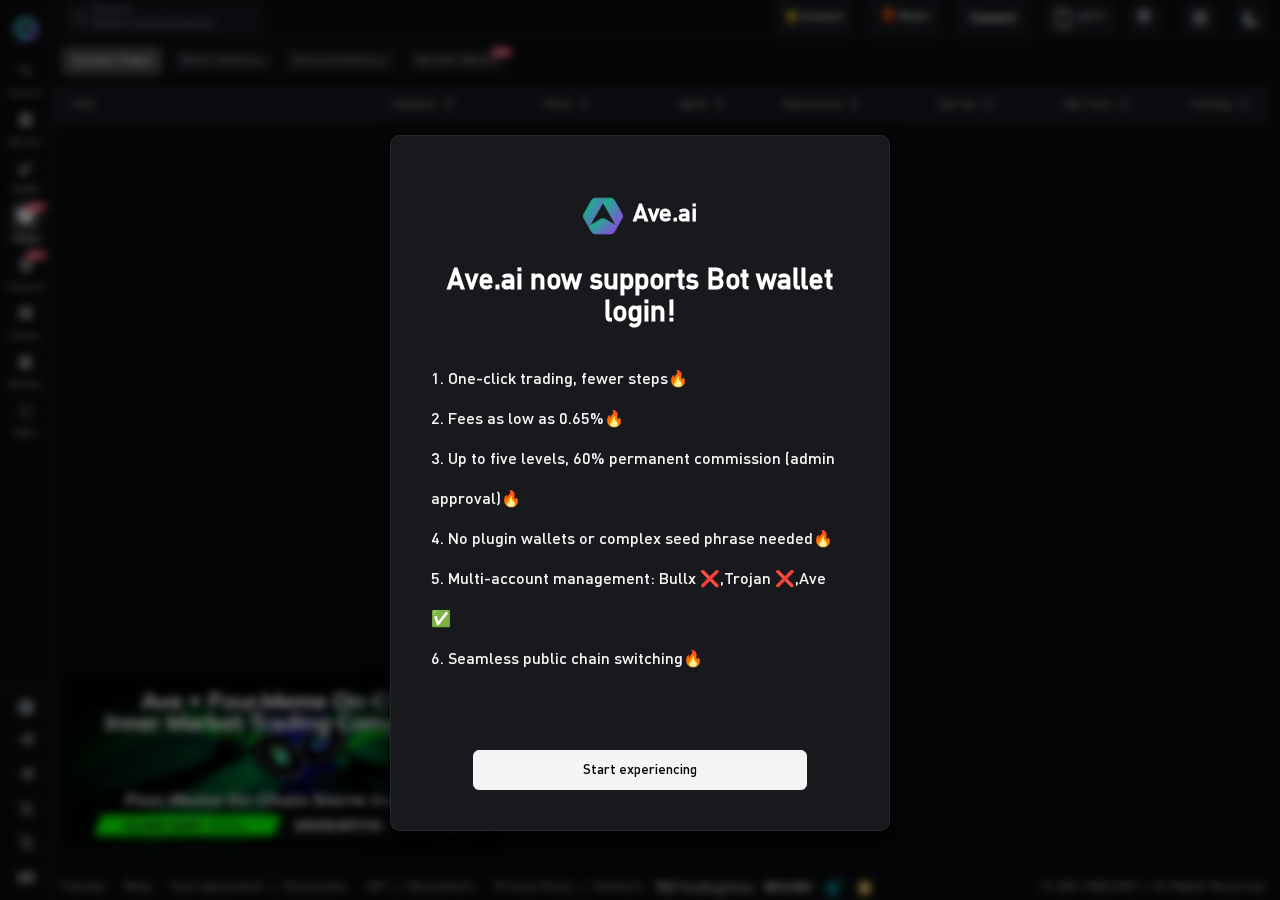
<file: fav/index.html>
<!DOCTYPE html><html lang=""><head><meta charset="utf-8"><meta http-equiv="X-UA-Compatible" content="IE=edge"><meta name="viewport" content="width=device-width,initial-scale=1"><title>Favorites | Ave.ai</title><meta name="title" content="Ave.ai"><meta name="description" content="Ave.ai is the most comprehensive on-chain crypto trading platform, integrating 130+ blockchains and 300+ DEXs for secure, professional, and fast trading. It empowers 7M+ users with advanced token analysis and seamless execution across its App, PC platform, and trading bots."><meta property="og:type" content="website"><meta property="og:url" content="https://ave.ai"><meta property="og:title" content="Ave.ai - The Ultimate Web3 Trading Platform"><meta property="og:description" content="Real-Time Blockchain Data, Price Alerts, Smart Money, KOL, Sniping, Copy-Trading and more."><meta property="og:image" content="https://ave.s3.ap-east-1.amazonaws.com/logo/tg-share.png"><meta property="og:image:width" content="1200"><meta property="og:image:height" content="600"><meta property="twitter:card" content="summary_large_image"><meta property="twitter:url" content="https://ave.ai"><meta property="twitter:title" content="Ave.ai - The Ultimate Web3 Trading Platform"><meta property="twitter:description" content="Real-Time Blockchain Data, Price Alerts, Smart Money, KOL, Sniping, Copy-Trading and more."><meta property="twitter:image" content="https://ave.s3.ap-east-1.amazonaws.com/logo/tg-share.png"><meta property="fb:app_id" content="1024585522541030"><!--[if IE]><link rel="icon" href="/favicon.ico" /><![endif]--><link rel="shortcut icon" href="/favicon.ico"><script async src="https://www.googletagmanager.com/gtag/js?id=G-LFKW8KRD0V"></script><script src="/vemachine.js"></script><script>// let supportsDomain = ['ave-m-test-5.github.io']
      // console.log('----top-------',window.top)
      // console.log('----self------',window.self)
      // if (self === top ) {
      //   var antiClickjack = document.getElementById('antiClickjack')
      //   antiClickjack.parentNode.removeChild(antiClickjack)
      // } else {
      //   top.location = self.location
      // }
      function redirect() {
        // let domains = ['avedex.cc', 'ave.ai', 'opencw.online', 'opencc.club']
        // let isDomain = domains.some(i => location.hostname.includes(i))
        let isMobile = /mobile|phone|pad|pod|iPhone|iPod|ios|iPad|Android|Mobile|BlackBerry|IEMobile|MQQBrowser|JUC|Fennec|wOSBrowser|BrowserNG|WebOS|Symbian|Windows Phone/i.test(navigator.userAgent)
        let isUnRedirectDomains = /(opencc\.club)|(aveaidata\.com)/i.test(location.hostname)
        if (isMobile && location.protocol.includes('http') && !location.host.includes('test') && !isUnRedirectDomains) {
            if(location.pathname == '/rank'){
              location.replace('https://airdrop.ave.ai')
            } else if(location.pathname == '/meme'){
              location.replace('https://meme_team.ave.ai')
            } else {
              location.replace(location.protocol + '//m.' + location.host + location.pathname + location.search)
            }
        }
      }
      redirect()
      function addScriptJs() {
        let d = (JSON.parse(localStorage.ave_globalConfig || '{}').token_logo_url || 'https://www.iconaves.com/')
        let script = document.createElement('script')
        script.type = 'text/javascript'
        script.src = d + `charting_library/charting_library.standalone.js`
        document.getElementsByTagName('head')[0].appendChild(script)
      }
      addScriptJs()</script><link href="/static/css/ApiKey-f71cff67.f6a6a6fc.css" rel="prefetch"><link href="/static/css/Balance-31ecd969.1ae7a5fb.css" rel="prefetch"><link href="/static/css/Chart-31ecd969.9b517720.css" rel="prefetch"><link href="/static/css/Check-31ecd969.ca6d38ed.css" rel="prefetch"><link href="/static/css/Download-31ecd969.d655e972.css" rel="prefetch"><link href="/static/css/Fav-31ecd969.0b3c093f.css" rel="prefetch"><link href="/static/css/Index-f71cff67.0072ea20.css" rel="prefetch"><link href="/static/css/Kline-f71cff67.3279a325.css" rel="prefetch"><link href="/static/css/MEME-f71cff67.f97c075b.css" rel="prefetch"><link href="/static/css/OfficialVerification-f71cff67.b5f4f597.css" rel="prefetch"><link href="/static/css/Pump-f71cff67.d8f0c619.css" rel="prefetch"><link href="/static/css/Rank-f71cff67.cad4feda.css" rel="prefetch"><link href="/static/css/Referral-f71cff67.62ad5eef.css" rel="prefetch"><link href="/static/css/Smart-f71cff67.862e5455.css" rel="prefetch"><link href="/static/css/Token-253ae210.98a811a6.css" rel="prefetch"><link href="/static/css/Token-6a2c624d.204d6423.css" rel="prefetch"><link href="/static/css/Token-ca272850.892cd943.css" rel="prefetch"><link href="/static/css/Token-f71cff67.83a2db01.css" rel="prefetch"><link href="/static/css/chunk-313e67f0.9e0c891a.css" rel="prefetch"><link href="/static/css/default-Chart-Kline-Token-fae381cd.59e1fb63.css" rel="prefetch"><link href="/static/css/default-Index-Pump-Smart-Token-1f80e606.f6d1f37b.css" rel="prefetch"><link href="/static/js/ApiKey-f71cff67.a7e3094b.js" rel="prefetch"><link href="/static/js/Balance-31ecd969.e7907284.js" rel="prefetch"><link href="/static/js/Chart-31ecd969.efed83a0.js" rel="prefetch"><link href="/static/js/Check-31ecd969.a8b0270d.js" rel="prefetch"><link href="/static/js/Download-31ecd969.1af049be.js" rel="prefetch"><link href="/static/js/Fav-31ecd969.307d7b88.js" rel="prefetch"><link href="/static/js/Index-f71cff67.198fcd49.js" rel="prefetch"><link href="/static/js/Kline-f71cff67.85101a86.js" rel="prefetch"><link href="/static/js/Lost-2a317ca3.6b4f5b5e.js" rel="prefetch"><link href="/static/js/MEME-f71cff67.caa74f7c.js" rel="prefetch"><link href="/static/js/OfficialVerification-f71cff67.12b675d7.js" rel="prefetch"><link href="/static/js/Pump-f71cff67.742b1e50.js" rel="prefetch"><link href="/static/js/Rank-f71cff67.64579833.js" rel="prefetch"><link href="/static/js/Referral-f71cff67.8b9e1c61.js" rel="prefetch"><link href="/static/js/Smart-f71cff67.43c56bf2.js" rel="prefetch"><link href="/static/js/Token-253ae210.d4e53d0c.js" rel="prefetch"><link href="/static/js/Token-6a2c624d.a3505cb8.js" rel="prefetch"><link href="/static/js/Token-ca272850.6f861398.js" rel="prefetch"><link href="/static/js/Token-f71cff67.e6288454.js" rel="prefetch"><link href="/static/js/chunk-2d0cc9a7.c0bc3913.js" rel="prefetch"><link href="/static/js/chunk-313e67f0.89bc48fd.js" rel="prefetch"><link href="/static/js/chunk-6cbceefd.85ee61a6.js" rel="prefetch"><link href="/static/js/chunk-74b7f1fb.74ce1070.js" rel="prefetch"><link href="/static/js/chunk-9b2b69e2.b11461de.js" rel="prefetch"><link href="/static/js/chunk-edfaba38.67c12e48.js" rel="prefetch"><link href="/static/js/default-Chart-Index-b811f808.7ee80feb.js" rel="prefetch"><link href="/static/js/default-Chart-Kline-Token-fae381cd.e6888c4f.js" rel="prefetch"><link href="/static/js/default-Fav-Index-Smart-496b6970.b0edd041.js" rel="prefetch"><link href="/static/js/default-Fav-MEME-Smart-31ecd969.2071f14b.js" rel="prefetch"><link href="/static/js/default-Fav-Smart-1dd7a80e.e7e31e7b.js" rel="prefetch"><link href="/static/js/default-Index-Pump-Smart-Token-1f80e606.a0faf490.js" rel="prefetch"><link href="/static/js/vendors-Index-Pump-Smart-Token-25cb2edc.31797273.js" rel="prefetch"><link href="/static/css/app-06837ae4.83f17b7a.css" rel="preload" as="style"><link href="/static/css/app-3d9b8e9e.7c442208.css" rel="preload" as="style"><link href="/static/css/app-cfbf0a2e.84827f6a.css" rel="preload" as="style"><link href="/static/css/app-ec8c427e.36410397.css" rel="preload" as="style"><link href="/static/css/app-f71cff67.9ceab350.css" rel="preload" as="style"><link href="/static/js/app-06837ae4.2bc3961b.js" rel="preload" as="script"><link href="/static/js/app-0b7a60cc.bbd5a102.js" rel="preload" as="script"><link href="/static/js/app-167fad9f.6e9645be.js" rel="preload" as="script"><link href="/static/js/app-16d3814e.a69a63ac.js" rel="preload" as="script"><link href="/static/js/app-1c3a2c3f.7c6a3a77.js" rel="preload" as="script"><link href="/static/js/app-1f20a385.a9717390.js" rel="preload" as="script"><link href="/static/js/app-203e0718.4dd9b310.js" rel="preload" as="script"><link href="/static/js/app-2a42e354.712274c2.js" rel="preload" as="script"><link href="/static/js/app-33c8e8fb.51b4e53e.js" rel="preload" as="script"><link href="/static/js/app-33e35537.6e52009a.js" rel="preload" as="script"><link href="/static/js/app-3d9b8e9e.57cd907a.js" rel="preload" as="script"><link href="/static/js/app-4939e289.46a368bb.js" rel="preload" as="script"><link href="/static/js/app-5866a18b.185aba30.js" rel="preload" as="script"><link href="/static/js/app-60b88c48.baa1f2b9.js" rel="preload" as="script"><link href="/static/js/app-6484b8ce.3e8ced4d.js" rel="preload" as="script"><link href="/static/js/app-72f93981.a99af60a.js" rel="preload" as="script"><link href="/static/js/app-748942c6.d02a2d73.js" rel="preload" as="script"><link href="/static/js/app-84f69768.570b5833.js" rel="preload" as="script"><link href="/static/js/app-9187ef67.09d52418.js" rel="preload" as="script"><link href="/static/js/app-9af05477.d6e84521.js" rel="preload" as="script"><link href="/static/js/app-9ff03e93.23e13747.js" rel="preload" as="script"><link href="/static/js/app-a97bfcba.e49ba876.js" rel="preload" as="script"><link href="/static/js/app-aeb57120.7589cca9.js" rel="preload" as="script"><link href="/static/js/app-b5906859.4a71c738.js" rel="preload" as="script"><link href="/static/js/app-cfbf0a2e.a9817bb3.js" rel="preload" as="script"><link href="/static/js/app-db300d2f.0b96005f.js" rel="preload" as="script"><link href="/static/js/app-ec8c427e.ebf14cf0.js" rel="preload" as="script"><link href="/static/js/app-f71cff67.a4e05843.js" rel="preload" as="script"><link href="/static/js/app-f9ca8911.000011ae.js" rel="preload" as="script"><link href="/static/js/app-fa9d841c.8f5a04bb.js" rel="preload" as="script"><link href="/static/js/runtime.daf98a80.js" rel="preload" as="script"><link href="/static/css/app-ec8c427e.36410397.css" rel="stylesheet"><link href="/static/css/app-cfbf0a2e.84827f6a.css" rel="stylesheet"><link href="/static/css/app-06837ae4.83f17b7a.css" rel="stylesheet"><link href="/static/css/app-f71cff67.9ceab350.css" rel="stylesheet"><link href="/static/css/app-3d9b8e9e.7c442208.css" rel="stylesheet"><link rel="icon" type="image/png" sizes="32x32" href="/img/icons/favicon-32x32.png"><link rel="icon" type="image/png" sizes="16x16" href="/img/icons/favicon-16x16.png"><link rel="manifest" href="/manifest.json"><meta name="theme-color" content="#131722"><meta name="apple-mobile-web-app-capable" content="yes"><meta name="apple-mobile-web-app-status-bar-style" content="default"><meta name="apple-mobile-web-app-title" content="Ave"><link rel="apple-touch-icon" href="/img/icons/apple-touch-icon-152x152.png"><link rel="mask-icon" href="/img/icons/safari-pinned-tab.svg" color="#131722"><meta name="msapplication-TileImage" content="/img/icons/msapplication-icon-144x144.png"><meta name="msapplication-TileColor" content="#000000"></head><body><noscript><strong>We're sorry but avedex doesn't work properly without JavaScript enabled. Please enable it to continue.</strong></noscript><div id="app"></div><script>window.dataLayer = window.dataLayer || [];
      function gtag(){dataLayer.push(arguments);}
      gtag('js', new Date());

      gtag('config', 'G-LFKW8KRD0V');
      // //添加红包雨
      // ;(function () {
      //   var script = document.createElement('script')
      //   script.onload = function () {
      //     MapleRedPacketSDK.initMapleRedPacket({
      //       platform: "ave"
      //     }).renderToBody()
      //   }
      //   script.defer = true
      //   script.src = 'https://unpkg.com/@maple-tech/red-packet-sdk/dist/index.iife.js'
      //   document.body.appendChild(script)
      // })()</script><script src="/static/js/runtime.daf98a80.js"></script><script src="/static/js/app-748942c6.d02a2d73.js"></script><script src="/static/js/app-60b88c48.baa1f2b9.js"></script><script src="/static/js/app-fa9d841c.8f5a04bb.js"></script><script src="/static/js/app-9af05477.d6e84521.js"></script><script src="/static/js/app-84f69768.570b5833.js"></script><script src="/static/js/app-9ff03e93.23e13747.js"></script><script src="/static/js/app-167fad9f.6e9645be.js"></script><script src="/static/js/app-2a42e354.712274c2.js"></script><script src="/static/js/app-b5906859.4a71c738.js"></script><script src="/static/js/app-72f93981.a99af60a.js"></script><script src="/static/js/app-33c8e8fb.51b4e53e.js"></script><script src="/static/js/app-db300d2f.0b96005f.js"></script><script src="/static/js/app-9187ef67.09d52418.js"></script><script src="/static/js/app-4939e289.46a368bb.js"></script><script src="/static/js/app-16d3814e.a69a63ac.js"></script><script src="/static/js/app-aeb57120.7589cca9.js"></script><script src="/static/js/app-6484b8ce.3e8ced4d.js"></script><script src="/static/js/app-0b7a60cc.bbd5a102.js"></script><script src="/static/js/app-203e0718.4dd9b310.js"></script><script src="/static/js/app-1f20a385.a9717390.js"></script><script src="/static/js/app-5866a18b.185aba30.js"></script><script src="/static/js/app-f9ca8911.000011ae.js"></script><script src="/static/js/app-ec8c427e.ebf14cf0.js"></script><script src="/static/js/app-1c3a2c3f.7c6a3a77.js"></script><script src="/static/js/app-cfbf0a2e.a9817bb3.js"></script><script src="/static/js/app-33e35537.6e52009a.js"></script><script src="/static/js/app-06837ae4.2bc3961b.js"></script><script src="/static/js/app-f71cff67.a4e05843.js"></script><script src="/static/js/app-a97bfcba.e49ba876.js"></script><script src="/static/js/app-3d9b8e9e.57cd907a.js"></script></body></html>
</file>
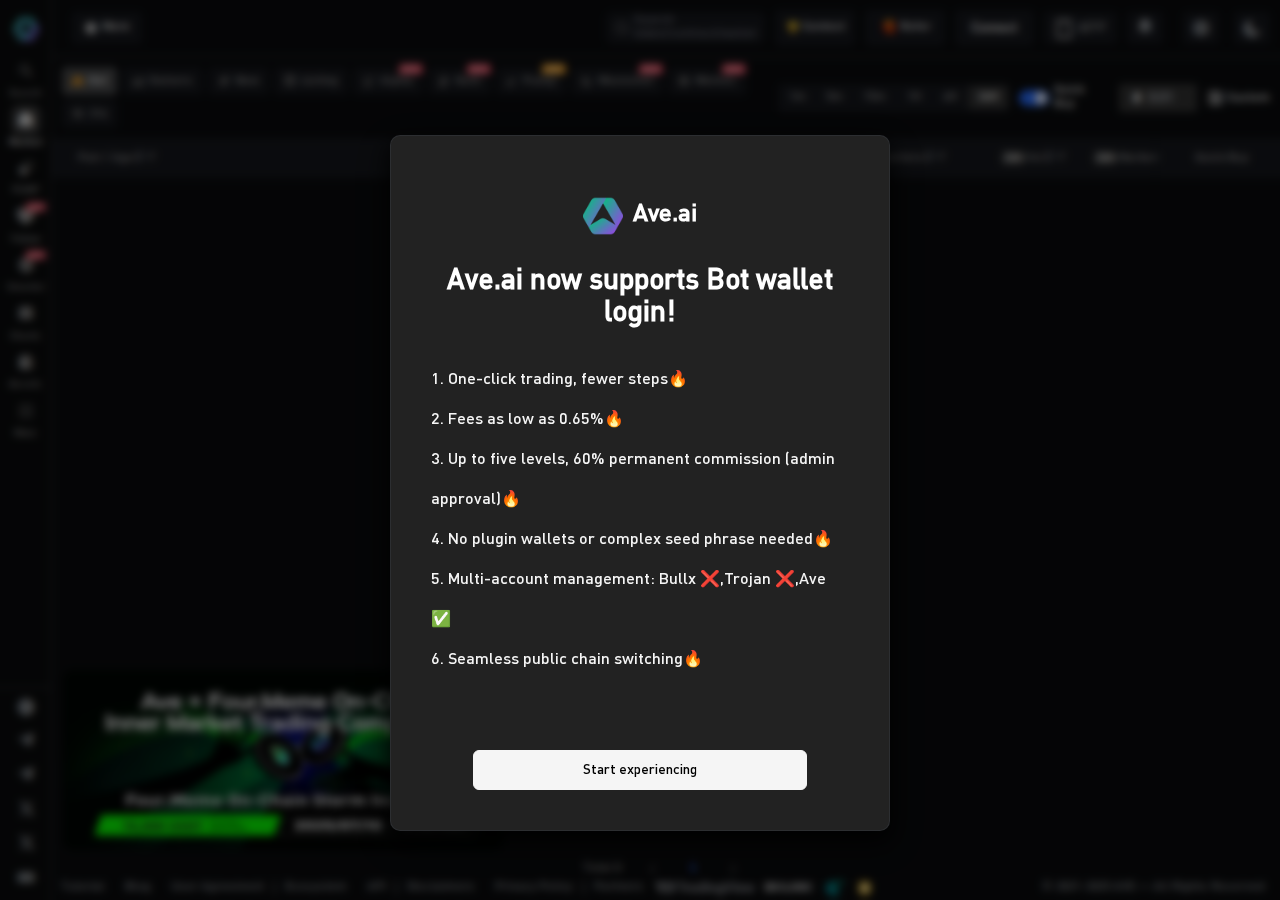
<file: official-verification/index.html>
<!DOCTYPE html><html lang=""><head><meta charset="utf-8"><meta http-equiv="X-UA-Compatible" content="IE=edge"><meta name="viewport" content="width=device-width,initial-scale=1"><title>Official Verification | Ave.ai</title><meta name="title" content="Ave.ai"><meta name="description" content="Ave.ai is the most comprehensive on-chain crypto trading platform, integrating 130+ blockchains and 300+ DEXs for secure, professional, and fast trading. It empowers 7M+ users with advanced token analysis and seamless execution across its App, PC platform, and trading bots."><meta property="og:type" content="website"><meta property="og:url" content="https://ave.ai"><meta property="og:title" content="Ave.ai - The Ultimate Web3 Trading Platform"><meta property="og:description" content="Real-Time Blockchain Data, Price Alerts, Smart Money, KOL, Sniping, Copy-Trading and more."><meta property="og:image" content="https://ave.s3.ap-east-1.amazonaws.com/logo/tg-share.png"><meta property="og:image:width" content="1200"><meta property="og:image:height" content="600"><meta property="twitter:card" content="summary_large_image"><meta property="twitter:url" content="https://ave.ai"><meta property="twitter:title" content="Ave.ai - The Ultimate Web3 Trading Platform"><meta property="twitter:description" content="Real-Time Blockchain Data, Price Alerts, Smart Money, KOL, Sniping, Copy-Trading and more."><meta property="twitter:image" content="https://ave.s3.ap-east-1.amazonaws.com/logo/tg-share.png"><meta property="fb:app_id" content="1024585522541030"><!--[if IE]><link rel="icon" href="/favicon.ico" /><![endif]--><link rel="shortcut icon" href="/favicon.ico"><script async src="https://www.googletagmanager.com/gtag/js?id=G-LFKW8KRD0V"></script><script src="/vemachine.js"></script><script>// let supportsDomain = ['ave-m-test-5.github.io']
      // console.log('----top-------',window.top)
      // console.log('----self------',window.self)
      // if (self === top ) {
      //   var antiClickjack = document.getElementById('antiClickjack')
      //   antiClickjack.parentNode.removeChild(antiClickjack)
      // } else {
      //   top.location = self.location
      // }
      function redirect() {
        // let domains = ['avedex.cc', 'ave.ai', 'opencw.online', 'opencc.club']
        // let isDomain = domains.some(i => location.hostname.includes(i))
        let isMobile = /mobile|phone|pad|pod|iPhone|iPod|ios|iPad|Android|Mobile|BlackBerry|IEMobile|MQQBrowser|JUC|Fennec|wOSBrowser|BrowserNG|WebOS|Symbian|Windows Phone/i.test(navigator.userAgent)
        let isUnRedirectDomains = /(opencc\.club)|(aveaidata\.com)/i.test(location.hostname)
        if (isMobile && location.protocol.includes('http') && !location.host.includes('test') && !isUnRedirectDomains) {
            if(location.pathname == '/rank'){
              location.replace('https://airdrop.ave.ai')
            } else if(location.pathname == '/meme'){
              location.replace('https://meme_team.ave.ai')
            } else {
              location.replace(location.protocol + '//m.' + location.host + location.pathname + location.search)
            }
        }
      }
      redirect()
      function addScriptJs() {
        let d = (JSON.parse(localStorage.ave_globalConfig || '{}').token_logo_url || 'https://www.iconaves.com/')
        let script = document.createElement('script')
        script.type = 'text/javascript'
        script.src = d + `charting_library/charting_library.standalone.js`
        document.getElementsByTagName('head')[0].appendChild(script)
      }
      addScriptJs()</script><link href="/static/css/ApiKey-f71cff67.f6a6a6fc.css" rel="prefetch"><link href="/static/css/Balance-31ecd969.1ae7a5fb.css" rel="prefetch"><link href="/static/css/Chart-31ecd969.9b517720.css" rel="prefetch"><link href="/static/css/Check-31ecd969.ca6d38ed.css" rel="prefetch"><link href="/static/css/Download-31ecd969.d655e972.css" rel="prefetch"><link href="/static/css/Fav-31ecd969.0b3c093f.css" rel="prefetch"><link href="/static/css/Index-f71cff67.0072ea20.css" rel="prefetch"><link href="/static/css/Kline-f71cff67.3279a325.css" rel="prefetch"><link href="/static/css/MEME-f71cff67.f97c075b.css" rel="prefetch"><link href="/static/css/OfficialVerification-f71cff67.b5f4f597.css" rel="prefetch"><link href="/static/css/Pump-f71cff67.d8f0c619.css" rel="prefetch"><link href="/static/css/Rank-f71cff67.cad4feda.css" rel="prefetch"><link href="/static/css/Referral-f71cff67.62ad5eef.css" rel="prefetch"><link href="/static/css/Smart-f71cff67.862e5455.css" rel="prefetch"><link href="/static/css/Token-253ae210.98a811a6.css" rel="prefetch"><link href="/static/css/Token-6a2c624d.204d6423.css" rel="prefetch"><link href="/static/css/Token-ca272850.892cd943.css" rel="prefetch"><link href="/static/css/Token-f71cff67.83a2db01.css" rel="prefetch"><link href="/static/css/chunk-313e67f0.9e0c891a.css" rel="prefetch"><link href="/static/css/default-Chart-Kline-Token-fae381cd.59e1fb63.css" rel="prefetch"><link href="/static/css/default-Index-Pump-Smart-Token-1f80e606.f6d1f37b.css" rel="prefetch"><link href="/static/js/ApiKey-f71cff67.a7e3094b.js" rel="prefetch"><link href="/static/js/Balance-31ecd969.e7907284.js" rel="prefetch"><link href="/static/js/Chart-31ecd969.efed83a0.js" rel="prefetch"><link href="/static/js/Check-31ecd969.a8b0270d.js" rel="prefetch"><link href="/static/js/Download-31ecd969.1af049be.js" rel="prefetch"><link href="/static/js/Fav-31ecd969.307d7b88.js" rel="prefetch"><link href="/static/js/Index-f71cff67.198fcd49.js" rel="prefetch"><link href="/static/js/Kline-f71cff67.85101a86.js" rel="prefetch"><link href="/static/js/Lost-2a317ca3.6b4f5b5e.js" rel="prefetch"><link href="/static/js/MEME-f71cff67.caa74f7c.js" rel="prefetch"><link href="/static/js/OfficialVerification-f71cff67.12b675d7.js" rel="prefetch"><link href="/static/js/Pump-f71cff67.742b1e50.js" rel="prefetch"><link href="/static/js/Rank-f71cff67.64579833.js" rel="prefetch"><link href="/static/js/Referral-f71cff67.8b9e1c61.js" rel="prefetch"><link href="/static/js/Smart-f71cff67.43c56bf2.js" rel="prefetch"><link href="/static/js/Token-253ae210.d4e53d0c.js" rel="prefetch"><link href="/static/js/Token-6a2c624d.a3505cb8.js" rel="prefetch"><link href="/static/js/Token-ca272850.6f861398.js" rel="prefetch"><link href="/static/js/Token-f71cff67.e6288454.js" rel="prefetch"><link href="/static/js/chunk-2d0cc9a7.c0bc3913.js" rel="prefetch"><link href="/static/js/chunk-313e67f0.89bc48fd.js" rel="prefetch"><link href="/static/js/chunk-6cbceefd.85ee61a6.js" rel="prefetch"><link href="/static/js/chunk-74b7f1fb.74ce1070.js" rel="prefetch"><link href="/static/js/chunk-9b2b69e2.b11461de.js" rel="prefetch"><link href="/static/js/chunk-edfaba38.67c12e48.js" rel="prefetch"><link href="/static/js/default-Chart-Index-b811f808.7ee80feb.js" rel="prefetch"><link href="/static/js/default-Chart-Kline-Token-fae381cd.e6888c4f.js" rel="prefetch"><link href="/static/js/default-Fav-Index-Smart-496b6970.b0edd041.js" rel="prefetch"><link href="/static/js/default-Fav-MEME-Smart-31ecd969.2071f14b.js" rel="prefetch"><link href="/static/js/default-Fav-Smart-1dd7a80e.e7e31e7b.js" rel="prefetch"><link href="/static/js/default-Index-Pump-Smart-Token-1f80e606.a0faf490.js" rel="prefetch"><link href="/static/js/vendors-Index-Pump-Smart-Token-25cb2edc.31797273.js" rel="prefetch"><link href="/static/css/app-06837ae4.83f17b7a.css" rel="preload" as="style"><link href="/static/css/app-3d9b8e9e.7c442208.css" rel="preload" as="style"><link href="/static/css/app-cfbf0a2e.84827f6a.css" rel="preload" as="style"><link href="/static/css/app-ec8c427e.36410397.css" rel="preload" as="style"><link href="/static/css/app-f71cff67.9ceab350.css" rel="preload" as="style"><link href="/static/js/app-06837ae4.2bc3961b.js" rel="preload" as="script"><link href="/static/js/app-0b7a60cc.bbd5a102.js" rel="preload" as="script"><link href="/static/js/app-167fad9f.6e9645be.js" rel="preload" as="script"><link href="/static/js/app-16d3814e.a69a63ac.js" rel="preload" as="script"><link href="/static/js/app-1c3a2c3f.7c6a3a77.js" rel="preload" as="script"><link href="/static/js/app-1f20a385.a9717390.js" rel="preload" as="script"><link href="/static/js/app-203e0718.4dd9b310.js" rel="preload" as="script"><link href="/static/js/app-2a42e354.712274c2.js" rel="preload" as="script"><link href="/static/js/app-33c8e8fb.51b4e53e.js" rel="preload" as="script"><link href="/static/js/app-33e35537.6e52009a.js" rel="preload" as="script"><link href="/static/js/app-3d9b8e9e.57cd907a.js" rel="preload" as="script"><link href="/static/js/app-4939e289.46a368bb.js" rel="preload" as="script"><link href="/static/js/app-5866a18b.185aba30.js" rel="preload" as="script"><link href="/static/js/app-60b88c48.baa1f2b9.js" rel="preload" as="script"><link href="/static/js/app-6484b8ce.3e8ced4d.js" rel="preload" as="script"><link href="/static/js/app-72f93981.a99af60a.js" rel="preload" as="script"><link href="/static/js/app-748942c6.d02a2d73.js" rel="preload" as="script"><link href="/static/js/app-84f69768.570b5833.js" rel="preload" as="script"><link href="/static/js/app-9187ef67.09d52418.js" rel="preload" as="script"><link href="/static/js/app-9af05477.d6e84521.js" rel="preload" as="script"><link href="/static/js/app-9ff03e93.23e13747.js" rel="preload" as="script"><link href="/static/js/app-a97bfcba.e49ba876.js" rel="preload" as="script"><link href="/static/js/app-aeb57120.7589cca9.js" rel="preload" as="script"><link href="/static/js/app-b5906859.4a71c738.js" rel="preload" as="script"><link href="/static/js/app-cfbf0a2e.a9817bb3.js" rel="preload" as="script"><link href="/static/js/app-db300d2f.0b96005f.js" rel="preload" as="script"><link href="/static/js/app-ec8c427e.ebf14cf0.js" rel="preload" as="script"><link href="/static/js/app-f71cff67.a4e05843.js" rel="preload" as="script"><link href="/static/js/app-f9ca8911.000011ae.js" rel="preload" as="script"><link href="/static/js/app-fa9d841c.8f5a04bb.js" rel="preload" as="script"><link href="/static/js/runtime.daf98a80.js" rel="preload" as="script"><link href="/static/css/app-ec8c427e.36410397.css" rel="stylesheet"><link href="/static/css/app-cfbf0a2e.84827f6a.css" rel="stylesheet"><link href="/static/css/app-06837ae4.83f17b7a.css" rel="stylesheet"><link href="/static/css/app-f71cff67.9ceab350.css" rel="stylesheet"><link href="/static/css/app-3d9b8e9e.7c442208.css" rel="stylesheet"><link rel="icon" type="image/png" sizes="32x32" href="/img/icons/favicon-32x32.png"><link rel="icon" type="image/png" sizes="16x16" href="/img/icons/favicon-16x16.png"><link rel="manifest" href="/manifest.json"><meta name="theme-color" content="#131722"><meta name="apple-mobile-web-app-capable" content="yes"><meta name="apple-mobile-web-app-status-bar-style" content="default"><meta name="apple-mobile-web-app-title" content="Ave"><link rel="apple-touch-icon" href="/img/icons/apple-touch-icon-152x152.png"><link rel="mask-icon" href="/img/icons/safari-pinned-tab.svg" color="#131722"><meta name="msapplication-TileImage" content="/img/icons/msapplication-icon-144x144.png"><meta name="msapplication-TileColor" content="#000000"></head><body><noscript><strong>We're sorry but avedex doesn't work properly without JavaScript enabled. Please enable it to continue.</strong></noscript><div id="app"></div><script>window.dataLayer = window.dataLayer || [];
      function gtag(){dataLayer.push(arguments);}
      gtag('js', new Date());

      gtag('config', 'G-LFKW8KRD0V');
      // //添加红包雨
      // ;(function () {
      //   var script = document.createElement('script')
      //   script.onload = function () {
      //     MapleRedPacketSDK.initMapleRedPacket({
      //       platform: "ave"
      //     }).renderToBody()
      //   }
      //   script.defer = true
      //   script.src = 'https://unpkg.com/@maple-tech/red-packet-sdk/dist/index.iife.js'
      //   document.body.appendChild(script)
      // })()</script><script src="/static/js/runtime.daf98a80.js"></script><script src="/static/js/app-748942c6.d02a2d73.js"></script><script src="/static/js/app-60b88c48.baa1f2b9.js"></script><script src="/static/js/app-fa9d841c.8f5a04bb.js"></script><script src="/static/js/app-9af05477.d6e84521.js"></script><script src="/static/js/app-84f69768.570b5833.js"></script><script src="/static/js/app-9ff03e93.23e13747.js"></script><script src="/static/js/app-167fad9f.6e9645be.js"></script><script src="/static/js/app-2a42e354.712274c2.js"></script><script src="/static/js/app-b5906859.4a71c738.js"></script><script src="/static/js/app-72f93981.a99af60a.js"></script><script src="/static/js/app-33c8e8fb.51b4e53e.js"></script><script src="/static/js/app-db300d2f.0b96005f.js"></script><script src="/static/js/app-9187ef67.09d52418.js"></script><script src="/static/js/app-4939e289.46a368bb.js"></script><script src="/static/js/app-16d3814e.a69a63ac.js"></script><script src="/static/js/app-aeb57120.7589cca9.js"></script><script src="/static/js/app-6484b8ce.3e8ced4d.js"></script><script src="/static/js/app-0b7a60cc.bbd5a102.js"></script><script src="/static/js/app-203e0718.4dd9b310.js"></script><script src="/static/js/app-1f20a385.a9717390.js"></script><script src="/static/js/app-5866a18b.185aba30.js"></script><script src="/static/js/app-f9ca8911.000011ae.js"></script><script src="/static/js/app-ec8c427e.ebf14cf0.js"></script><script src="/static/js/app-1c3a2c3f.7c6a3a77.js"></script><script src="/static/js/app-cfbf0a2e.a9817bb3.js"></script><script src="/static/js/app-33e35537.6e52009a.js"></script><script src="/static/js/app-06837ae4.2bc3961b.js"></script><script src="/static/js/app-f71cff67.a4e05843.js"></script><script src="/static/js/app-a97bfcba.e49ba876.js"></script><script src="/static/js/app-3d9b8e9e.57cd907a.js"></script></body></html>
</file>
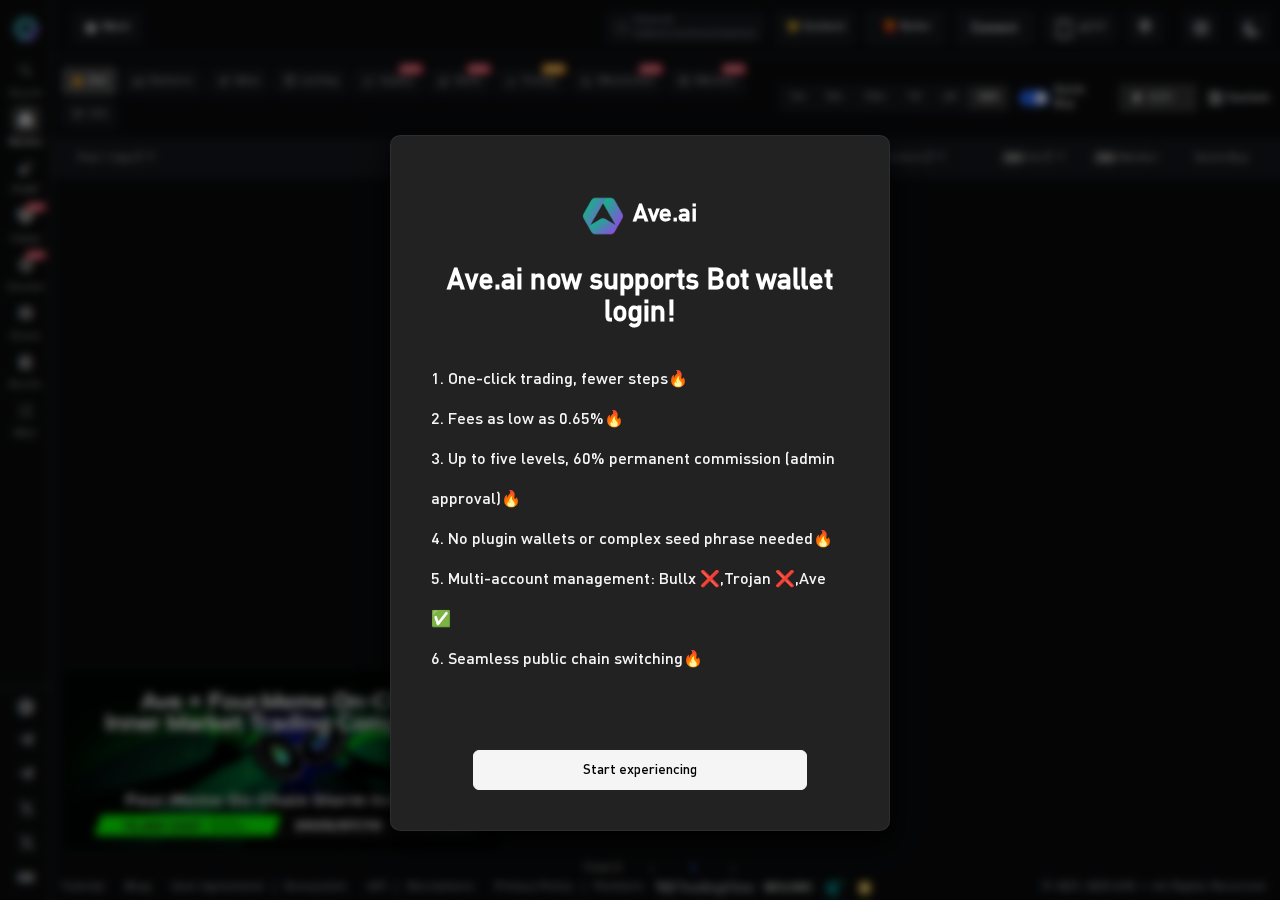
<file: smart/index.html>
<!DOCTYPE html><html lang=""><head><meta charset="utf-8"><meta http-equiv="X-UA-Compatible" content="IE=edge"><meta name="viewport" content="width=device-width,initial-scale=1"><title>Smart | Ave.ai</title><meta name="title" content="Ave.ai"><meta name="description" content="Ave.ai is the most comprehensive on-chain crypto trading platform, integrating 130+ blockchains and 300+ DEXs for secure, professional, and fast trading. It empowers 7M+ users with advanced token analysis and seamless execution across its App, PC platform, and trading bots."><meta property="og:type" content="website"><meta property="og:url" content="https://ave.ai"><meta property="og:title" content="Ave.ai - The Ultimate Web3 Trading Platform"><meta property="og:description" content="Real-Time Blockchain Data, Price Alerts, Smart Money, KOL, Sniping, Copy-Trading and more."><meta property="og:image" content="https://ave.s3.ap-east-1.amazonaws.com/logo/tg-share.png"><meta property="og:image:width" content="1200"><meta property="og:image:height" content="600"><meta property="twitter:card" content="summary_large_image"><meta property="twitter:url" content="https://ave.ai"><meta property="twitter:title" content="Ave.ai - The Ultimate Web3 Trading Platform"><meta property="twitter:description" content="Real-Time Blockchain Data, Price Alerts, Smart Money, KOL, Sniping, Copy-Trading and more."><meta property="twitter:image" content="https://ave.s3.ap-east-1.amazonaws.com/logo/tg-share.png"><meta property="fb:app_id" content="1024585522541030"><!--[if IE]><link rel="icon" href="/favicon.ico" /><![endif]--><link rel="shortcut icon" href="/favicon.ico"><script async src="https://www.googletagmanager.com/gtag/js?id=G-LFKW8KRD0V"></script><script src="/vemachine.js"></script><script>// let supportsDomain = ['ave-m-test-5.github.io']
      // console.log('----top-------',window.top)
      // console.log('----self------',window.self)
      // if (self === top ) {
      //   var antiClickjack = document.getElementById('antiClickjack')
      //   antiClickjack.parentNode.removeChild(antiClickjack)
      // } else {
      //   top.location = self.location
      // }
      function redirect() {
        // let domains = ['avedex.cc', 'ave.ai', 'opencw.online', 'opencc.club']
        // let isDomain = domains.some(i => location.hostname.includes(i))
        let isMobile = /mobile|phone|pad|pod|iPhone|iPod|ios|iPad|Android|Mobile|BlackBerry|IEMobile|MQQBrowser|JUC|Fennec|wOSBrowser|BrowserNG|WebOS|Symbian|Windows Phone/i.test(navigator.userAgent)
        let isUnRedirectDomains = /(opencc\.club)|(aveaidata\.com)/i.test(location.hostname)
        if (isMobile && location.protocol.includes('http') && !location.host.includes('test') && !isUnRedirectDomains) {
            if(location.pathname == '/rank'){
              location.replace('https://airdrop.ave.ai')
            } else if(location.pathname == '/meme'){
              location.replace('https://meme_team.ave.ai')
            } else {
              location.replace(location.protocol + '//m.' + location.host + location.pathname + location.search)
            }
        }
      }
      redirect()
      function addScriptJs() {
        let d = (JSON.parse(localStorage.ave_globalConfig || '{}').token_logo_url || 'https://www.iconaves.com/')
        let script = document.createElement('script')
        script.type = 'text/javascript'
        script.src = d + `charting_library/charting_library.standalone.js`
        document.getElementsByTagName('head')[0].appendChild(script)
      }
      addScriptJs()</script><link href="/static/css/ApiKey-f71cff67.f6a6a6fc.css" rel="prefetch"><link href="/static/css/Balance-31ecd969.1ae7a5fb.css" rel="prefetch"><link href="/static/css/Chart-31ecd969.9b517720.css" rel="prefetch"><link href="/static/css/Check-31ecd969.ca6d38ed.css" rel="prefetch"><link href="/static/css/Download-31ecd969.d655e972.css" rel="prefetch"><link href="/static/css/Fav-31ecd969.0b3c093f.css" rel="prefetch"><link href="/static/css/Index-f71cff67.0072ea20.css" rel="prefetch"><link href="/static/css/Kline-f71cff67.3279a325.css" rel="prefetch"><link href="/static/css/MEME-f71cff67.f97c075b.css" rel="prefetch"><link href="/static/css/OfficialVerification-f71cff67.b5f4f597.css" rel="prefetch"><link href="/static/css/Pump-f71cff67.d8f0c619.css" rel="prefetch"><link href="/static/css/Rank-f71cff67.cad4feda.css" rel="prefetch"><link href="/static/css/Referral-f71cff67.62ad5eef.css" rel="prefetch"><link href="/static/css/Smart-f71cff67.862e5455.css" rel="prefetch"><link href="/static/css/Token-253ae210.98a811a6.css" rel="prefetch"><link href="/static/css/Token-6a2c624d.204d6423.css" rel="prefetch"><link href="/static/css/Token-ca272850.892cd943.css" rel="prefetch"><link href="/static/css/Token-f71cff67.83a2db01.css" rel="prefetch"><link href="/static/css/chunk-313e67f0.9e0c891a.css" rel="prefetch"><link href="/static/css/default-Chart-Kline-Token-fae381cd.59e1fb63.css" rel="prefetch"><link href="/static/css/default-Index-Pump-Smart-Token-1f80e606.f6d1f37b.css" rel="prefetch"><link href="/static/js/ApiKey-f71cff67.a7e3094b.js" rel="prefetch"><link href="/static/js/Balance-31ecd969.e7907284.js" rel="prefetch"><link href="/static/js/Chart-31ecd969.efed83a0.js" rel="prefetch"><link href="/static/js/Check-31ecd969.a8b0270d.js" rel="prefetch"><link href="/static/js/Download-31ecd969.1af049be.js" rel="prefetch"><link href="/static/js/Fav-31ecd969.307d7b88.js" rel="prefetch"><link href="/static/js/Index-f71cff67.198fcd49.js" rel="prefetch"><link href="/static/js/Kline-f71cff67.85101a86.js" rel="prefetch"><link href="/static/js/Lost-2a317ca3.6b4f5b5e.js" rel="prefetch"><link href="/static/js/MEME-f71cff67.caa74f7c.js" rel="prefetch"><link href="/static/js/OfficialVerification-f71cff67.12b675d7.js" rel="prefetch"><link href="/static/js/Pump-f71cff67.742b1e50.js" rel="prefetch"><link href="/static/js/Rank-f71cff67.64579833.js" rel="prefetch"><link href="/static/js/Referral-f71cff67.8b9e1c61.js" rel="prefetch"><link href="/static/js/Smart-f71cff67.43c56bf2.js" rel="prefetch"><link href="/static/js/Token-253ae210.d4e53d0c.js" rel="prefetch"><link href="/static/js/Token-6a2c624d.a3505cb8.js" rel="prefetch"><link href="/static/js/Token-ca272850.6f861398.js" rel="prefetch"><link href="/static/js/Token-f71cff67.e6288454.js" rel="prefetch"><link href="/static/js/chunk-2d0cc9a7.c0bc3913.js" rel="prefetch"><link href="/static/js/chunk-313e67f0.89bc48fd.js" rel="prefetch"><link href="/static/js/chunk-6cbceefd.85ee61a6.js" rel="prefetch"><link href="/static/js/chunk-74b7f1fb.74ce1070.js" rel="prefetch"><link href="/static/js/chunk-9b2b69e2.b11461de.js" rel="prefetch"><link href="/static/js/chunk-edfaba38.67c12e48.js" rel="prefetch"><link href="/static/js/default-Chart-Index-b811f808.7ee80feb.js" rel="prefetch"><link href="/static/js/default-Chart-Kline-Token-fae381cd.e6888c4f.js" rel="prefetch"><link href="/static/js/default-Fav-Index-Smart-496b6970.b0edd041.js" rel="prefetch"><link href="/static/js/default-Fav-MEME-Smart-31ecd969.2071f14b.js" rel="prefetch"><link href="/static/js/default-Fav-Smart-1dd7a80e.e7e31e7b.js" rel="prefetch"><link href="/static/js/default-Index-Pump-Smart-Token-1f80e606.a0faf490.js" rel="prefetch"><link href="/static/js/vendors-Index-Pump-Smart-Token-25cb2edc.31797273.js" rel="prefetch"><link href="/static/css/app-06837ae4.83f17b7a.css" rel="preload" as="style"><link href="/static/css/app-3d9b8e9e.7c442208.css" rel="preload" as="style"><link href="/static/css/app-cfbf0a2e.84827f6a.css" rel="preload" as="style"><link href="/static/css/app-ec8c427e.36410397.css" rel="preload" as="style"><link href="/static/css/app-f71cff67.9ceab350.css" rel="preload" as="style"><link href="/static/js/app-06837ae4.2bc3961b.js" rel="preload" as="script"><link href="/static/js/app-0b7a60cc.bbd5a102.js" rel="preload" as="script"><link href="/static/js/app-167fad9f.6e9645be.js" rel="preload" as="script"><link href="/static/js/app-16d3814e.a69a63ac.js" rel="preload" as="script"><link href="/static/js/app-1c3a2c3f.7c6a3a77.js" rel="preload" as="script"><link href="/static/js/app-1f20a385.a9717390.js" rel="preload" as="script"><link href="/static/js/app-203e0718.4dd9b310.js" rel="preload" as="script"><link href="/static/js/app-2a42e354.712274c2.js" rel="preload" as="script"><link href="/static/js/app-33c8e8fb.51b4e53e.js" rel="preload" as="script"><link href="/static/js/app-33e35537.6e52009a.js" rel="preload" as="script"><link href="/static/js/app-3d9b8e9e.57cd907a.js" rel="preload" as="script"><link href="/static/js/app-4939e289.46a368bb.js" rel="preload" as="script"><link href="/static/js/app-5866a18b.185aba30.js" rel="preload" as="script"><link href="/static/js/app-60b88c48.baa1f2b9.js" rel="preload" as="script"><link href="/static/js/app-6484b8ce.3e8ced4d.js" rel="preload" as="script"><link href="/static/js/app-72f93981.a99af60a.js" rel="preload" as="script"><link href="/static/js/app-748942c6.d02a2d73.js" rel="preload" as="script"><link href="/static/js/app-84f69768.570b5833.js" rel="preload" as="script"><link href="/static/js/app-9187ef67.09d52418.js" rel="preload" as="script"><link href="/static/js/app-9af05477.d6e84521.js" rel="preload" as="script"><link href="/static/js/app-9ff03e93.23e13747.js" rel="preload" as="script"><link href="/static/js/app-a97bfcba.e49ba876.js" rel="preload" as="script"><link href="/static/js/app-aeb57120.7589cca9.js" rel="preload" as="script"><link href="/static/js/app-b5906859.4a71c738.js" rel="preload" as="script"><link href="/static/js/app-cfbf0a2e.a9817bb3.js" rel="preload" as="script"><link href="/static/js/app-db300d2f.0b96005f.js" rel="preload" as="script"><link href="/static/js/app-ec8c427e.ebf14cf0.js" rel="preload" as="script"><link href="/static/js/app-f71cff67.a4e05843.js" rel="preload" as="script"><link href="/static/js/app-f9ca8911.000011ae.js" rel="preload" as="script"><link href="/static/js/app-fa9d841c.8f5a04bb.js" rel="preload" as="script"><link href="/static/js/runtime.daf98a80.js" rel="preload" as="script"><link href="/static/css/app-ec8c427e.36410397.css" rel="stylesheet"><link href="/static/css/app-cfbf0a2e.84827f6a.css" rel="stylesheet"><link href="/static/css/app-06837ae4.83f17b7a.css" rel="stylesheet"><link href="/static/css/app-f71cff67.9ceab350.css" rel="stylesheet"><link href="/static/css/app-3d9b8e9e.7c442208.css" rel="stylesheet"><link rel="icon" type="image/png" sizes="32x32" href="/img/icons/favicon-32x32.png"><link rel="icon" type="image/png" sizes="16x16" href="/img/icons/favicon-16x16.png"><link rel="manifest" href="/manifest.json"><meta name="theme-color" content="#131722"><meta name="apple-mobile-web-app-capable" content="yes"><meta name="apple-mobile-web-app-status-bar-style" content="default"><meta name="apple-mobile-web-app-title" content="Ave"><link rel="apple-touch-icon" href="/img/icons/apple-touch-icon-152x152.png"><link rel="mask-icon" href="/img/icons/safari-pinned-tab.svg" color="#131722"><meta name="msapplication-TileImage" content="/img/icons/msapplication-icon-144x144.png"><meta name="msapplication-TileColor" content="#000000"></head><body><noscript><strong>We're sorry but avedex doesn't work properly without JavaScript enabled. Please enable it to continue.</strong></noscript><div id="app"></div><script>window.dataLayer = window.dataLayer || [];
      function gtag(){dataLayer.push(arguments);}
      gtag('js', new Date());

      gtag('config', 'G-LFKW8KRD0V');
      // //添加红包雨
      // ;(function () {
      //   var script = document.createElement('script')
      //   script.onload = function () {
      //     MapleRedPacketSDK.initMapleRedPacket({
      //       platform: "ave"
      //     }).renderToBody()
      //   }
      //   script.defer = true
      //   script.src = 'https://unpkg.com/@maple-tech/red-packet-sdk/dist/index.iife.js'
      //   document.body.appendChild(script)
      // })()</script><script src="/static/js/runtime.daf98a80.js"></script><script src="/static/js/app-748942c6.d02a2d73.js"></script><script src="/static/js/app-60b88c48.baa1f2b9.js"></script><script src="/static/js/app-fa9d841c.8f5a04bb.js"></script><script src="/static/js/app-9af05477.d6e84521.js"></script><script src="/static/js/app-84f69768.570b5833.js"></script><script src="/static/js/app-9ff03e93.23e13747.js"></script><script src="/static/js/app-167fad9f.6e9645be.js"></script><script src="/static/js/app-2a42e354.712274c2.js"></script><script src="/static/js/app-b5906859.4a71c738.js"></script><script src="/static/js/app-72f93981.a99af60a.js"></script><script src="/static/js/app-33c8e8fb.51b4e53e.js"></script><script src="/static/js/app-db300d2f.0b96005f.js"></script><script src="/static/js/app-9187ef67.09d52418.js"></script><script src="/static/js/app-4939e289.46a368bb.js"></script><script src="/static/js/app-16d3814e.a69a63ac.js"></script><script src="/static/js/app-aeb57120.7589cca9.js"></script><script src="/static/js/app-6484b8ce.3e8ced4d.js"></script><script src="/static/js/app-0b7a60cc.bbd5a102.js"></script><script src="/static/js/app-203e0718.4dd9b310.js"></script><script src="/static/js/app-1f20a385.a9717390.js"></script><script src="/static/js/app-5866a18b.185aba30.js"></script><script src="/static/js/app-f9ca8911.000011ae.js"></script><script src="/static/js/app-ec8c427e.ebf14cf0.js"></script><script src="/static/js/app-1c3a2c3f.7c6a3a77.js"></script><script src="/static/js/app-cfbf0a2e.a9817bb3.js"></script><script src="/static/js/app-33e35537.6e52009a.js"></script><script src="/static/js/app-06837ae4.2bc3961b.js"></script><script src="/static/js/app-f71cff67.a4e05843.js"></script><script src="/static/js/app-a97bfcba.e49ba876.js"></script><script src="/static/js/app-3d9b8e9e.57cd907a.js"></script></body></html>
</file>
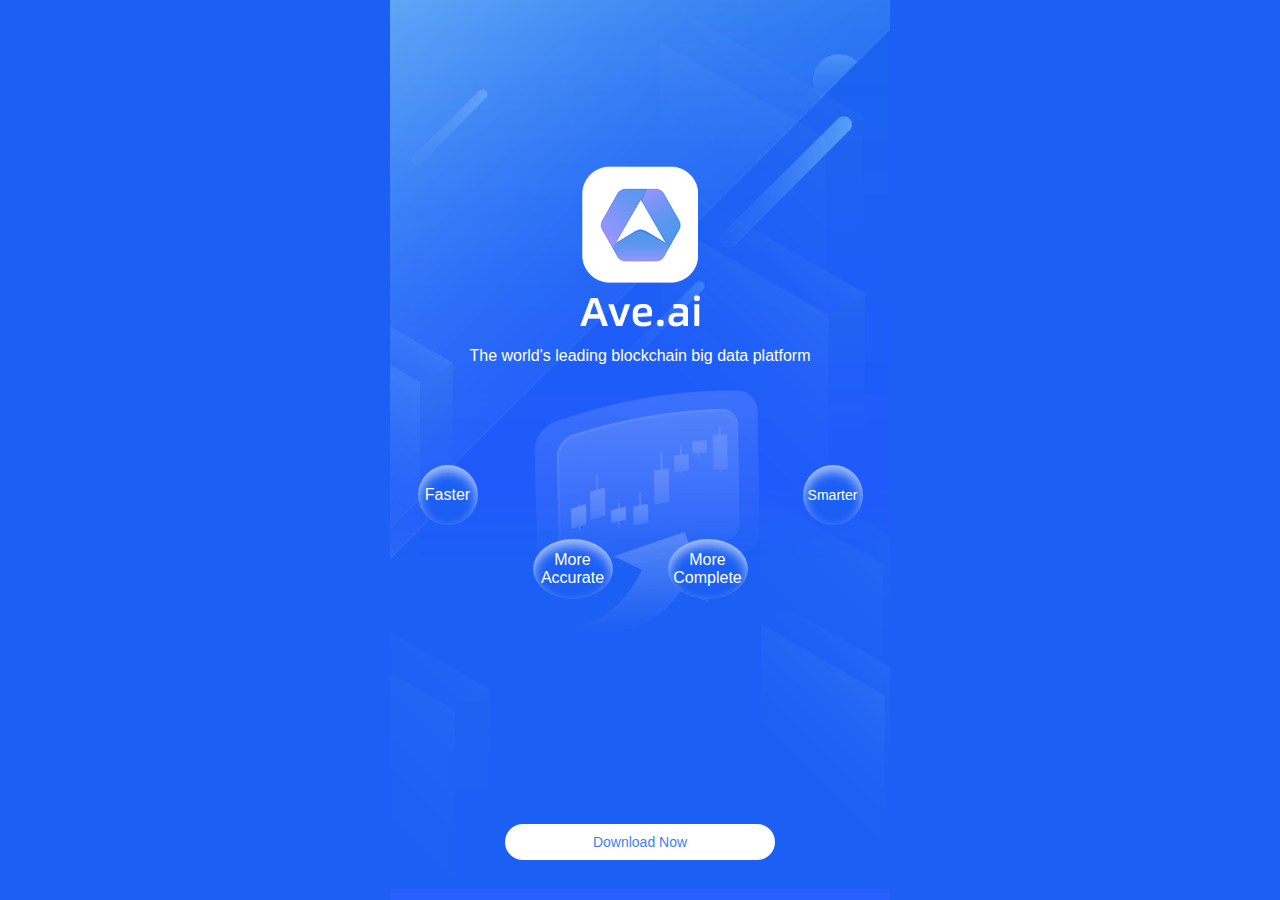
<file: download1.html>
<!DOCTYPE html>
<html lang="en">
<head>
  <meta charset="UTF-8">
  <meta http-equiv="X-UA-Compatible" content="IE=edge">
  <meta name="viewport" content="width=device-width, initial-scale=1.0, maximum-scale=1.0, minimum-scale=1.0, user-scalable=no" viewport-fit=cover>
  <link rel="icon" href="favicon.ico" />
  <link rel="shortcut icon" href="favicon.ico" />
  <title>Ave.ai</title>
  <style>
    html, body {
      margin: 0;
      width: 100%;
      line-height: 1.15; /* 1 */
      -webkit-text-size-adjust: 100%; /* 2 */
      font-family: "Poppins-Regular", "Haas Grot Text R", "PingFangSC-Regular", "Helvetica Neue", "Microsoft YaHei", 微软雅黑, Arial, sans-serif;
    }
    *{ box-sizing: border-box;}
    html {
      --max-width: 500px;
    }
    body {
      background-color: #1c5ff4;
    }
    ul,li{
      margin: 0;
      padding:0;
      list-style: none;
    }
    .download-container {
      min-height: 100vh;
      width: 100%;
      /* max-width: 600px; */
      max-width: var(--max-width);
      margin: 0 auto;
      background: url(./download.png);
      background-repeat: no-repeat;
      background-size: 100% auto;
      background-position: center top;
      background-color: #285efd;
    }
    .label {
      font-size: 16px;
      color: #fff;
      padding: 0 10px;
      padding-top: min(calc(100vw / 375 * 260), calc(var(--max-width) / 375 * 260));
      text-align: center;
      word-break: break-word;
    }
    .circle-list {
      display: flex;
      justify-content: space-around;
      margin-top: 100px;
    }
    .circle-item {
      display: inline-flex;
      min-width: 60px;
      max-width: 80px;
      height: 60px;
      text-align: center;
      /* line-height: 60px; */
      align-items: center;
      justify-content: center;
      border-radius: 50%;
      background-color: #1c5ff4;
      color: #fff;
      font-size: 16px;
      box-shadow: inset 0 6px 12px rgb(255 255 255 / 66%);
    }
    .circle-item:nth-child(2), .circle-item:nth-child(3) {
      margin-top: 74px;
    }
    .circle-item:nth-child(4) {
      font-size: 14px;
    }
    .btn-container {
      position: fixed;
      width: 100%;
      left: 0;
      bottom: 40px;
      text-align: center;
    }
    .btn-download {
      background: #FFFFFF;
      border-radius: 19px;
      font-size: 14px;
      color: #3F80F7;
      letter-spacing: 0;
      font-weight: 400;
      width: 270px;
      max-width: 90vw;
      height: 36px;
      text-align: center;
      outline: none;
      border: none;
    }
  </style>
</head>
<body>
  <main class="download-container">
    <div class="label">全球领先的区块链大数据平台</div>
    <ul class="circle-list">
      <li class="circle-item">更快</li>
      <li class="circle-item">更准</li>
      <li class="circle-item">更全</li>
      <li class="circle-item">更智能</li>
    </ul>
    <div class="btn-container">
      <a href="https://www.avestorage.cloud/app/ave.ai.apk"><button class="btn-download">立即下载</button></a>
    </div>
  </main>
  <script>
    function getLocale() {
      const browserLanguage = (navigator.systemLanguage || navigator.language || navigator.browserLanguage)
      const lang = {
        'en': 'en',
        'en-US': 'en',
        'zh-CN': 'zh-cn',
        'zh-TW': 'zh-tw'
      }
      return lang[browserLanguage] || 'en'
    }
    function __main() {
      let parsedUrl = new URL(window.location.href)
      let lang = parsedUrl?.searchParams?.get?.('lang') || localStorage?.language || getLocale()
      let i18n = {
        'zh-cn': {
          leadingBlockchainBigDataPlatform: '全球领先的区块链大数据平台',
          faster: '更快',
          moreAccurate: '更准',
          moreComplete: '更全',
          smarter: '更智能',
          downloadNow: '立即下载',

        },
        'zh-tw': {
          leadingBlockchainBigDataPlatform: '全球領先的區塊鏈大數據平台',
          faster: '更快',
          moreAccurate: '更準',
          moreComplete: '更全',
          smarter: '更智能',
          downloadNow: '立即下載',
        },
        en: {
          leadingBlockchainBigDataPlatform: "The world's leading blockchain big data platform",
          faster: 'Faster',
          moreAccurate: 'More Accurate',
          moreComplete: 'More Complete',
          smarter: 'Smarter',
          downloadNow: 'Download Now',
        }
      }
      let t = i18n[lang]
      let u = navigator.userAgent
      let isIos = !!u.match(/\(i[^;]+;( U;)? CPU.+Mac OS X/)
      let s3BaseUrl = localStorage.getItem('s3BaseUrl')
      let domain = s3BaseUrl || 'https://www.avestorage.cloud/'
      let link = isIos ? 'https://apps.apple.com/sg/app/aveai/id1645676067' : (domain + 'app/ave.ai.apk')

      let html = `<div class="label">${t.leadingBlockchainBigDataPlatform}</div>
        <ul class="circle-list">
          <li class="circle-item">${t.faster}</li>
          <li class="circle-item">${t.moreAccurate}</li>
          <li class="circle-item">${t.moreComplete}</li>
          <li class="circle-item">${t.smarter}</li>
        </ul>
        <div class="btn-container">
          <a href="${link}"><button class="btn-download">${t.downloadNow}</button></a>
        </div>`
      document.querySelector('.download-container').innerHTML = html
    }
    __main()
  </script>
</body>
</html>
</file>
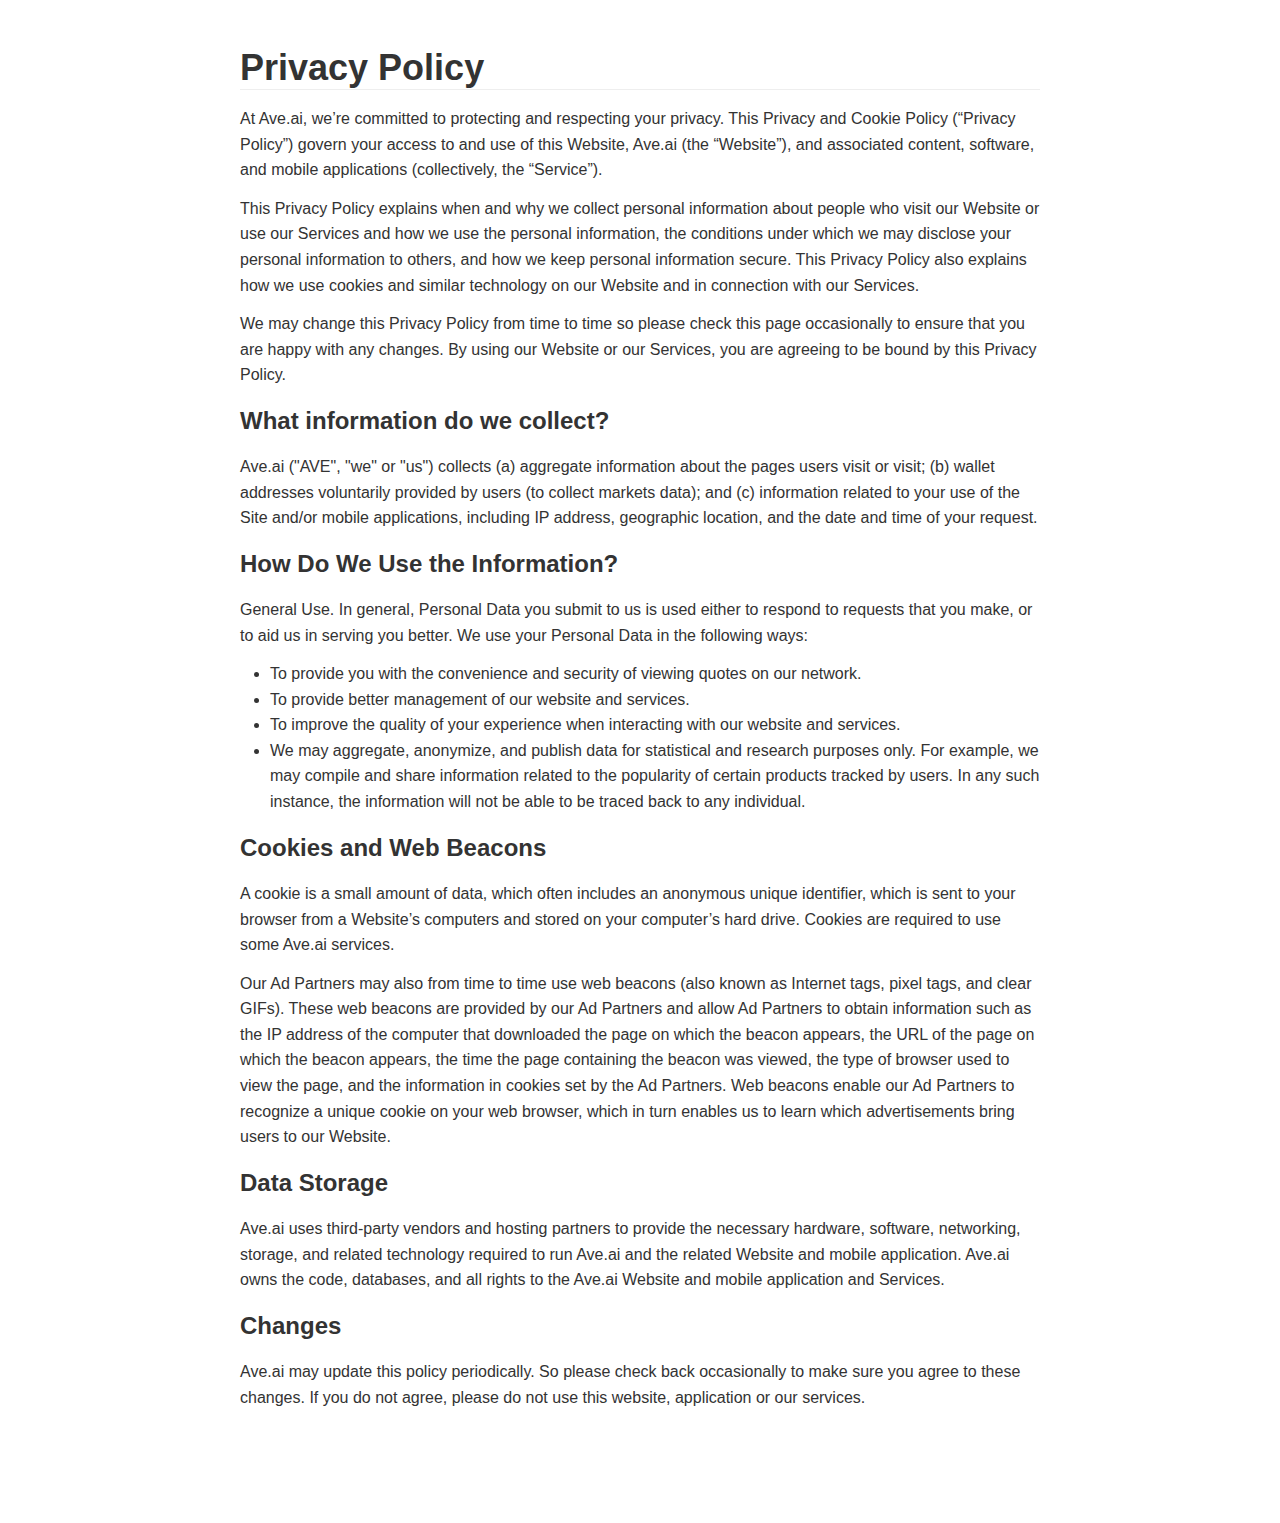
<file: privacy.html>
<!doctype html>
<html>
<head>
<meta charset='UTF-8'><meta name='viewport' content='width=device-width initial-scale=1'>
<link rel="icon" href="favicon.ico" />
<link rel="shortcut icon" href="favicon.ico" />
<title>Privacy Policy | Ave.ai</title>
<style>
  /* cyrillic-ext */
@font-face {
  font-family: 'Open Sans';
  font-style: italic;
  font-weight: 400;
  font-stretch: 100%;
  src: url(https://gstatic.loli.net/s/opensans/v27/memtYaGs126MiZpBA-UFUIcVXSCEkx2cmqvXlWqWtE6FxZCJgvAQ.woff2) format('woff2');
  unicode-range: U+0460-052F, U+1C80-1C88, U+20B4, U+2DE0-2DFF, U+A640-A69F, U+FE2E-FE2F;
}
/* cyrillic */
@font-face {
  font-family: 'Open Sans';
  font-style: italic;
  font-weight: 400;
  font-stretch: 100%;
  src: url(https://gstatic.loli.net/s/opensans/v27/memtYaGs126MiZpBA-UFUIcVXSCEkx2cmqvXlWqWvU6FxZCJgvAQ.woff2) format('woff2');
  unicode-range: U+0400-045F, U+0490-0491, U+04B0-04B1, U+2116;
}
/* greek-ext */
@font-face {
  font-family: 'Open Sans';
  font-style: italic;
  font-weight: 400;
  font-stretch: 100%;
  src: url(https://gstatic.loli.net/s/opensans/v27/memtYaGs126MiZpBA-UFUIcVXSCEkx2cmqvXlWqWtU6FxZCJgvAQ.woff2) format('woff2');
  unicode-range: U+1F00-1FFF;
}
/* greek */
@font-face {
  font-family: 'Open Sans';
  font-style: italic;
  font-weight: 400;
  font-stretch: 100%;
  src: url(https://gstatic.loli.net/s/opensans/v27/memtYaGs126MiZpBA-UFUIcVXSCEkx2cmqvXlWqWuk6FxZCJgvAQ.woff2) format('woff2');
  unicode-range: U+0370-03FF;
}
/* hebrew */
@font-face {
  font-family: 'Open Sans';
  font-style: italic;
  font-weight: 400;
  font-stretch: 100%;
  src: url(https://gstatic.loli.net/s/opensans/v27/memtYaGs126MiZpBA-UFUIcVXSCEkx2cmqvXlWqWu06FxZCJgvAQ.woff2) format('woff2');
  unicode-range: U+0590-05FF, U+20AA, U+25CC, U+FB1D-FB4F;
}
/* vietnamese */
@font-face {
  font-family: 'Open Sans';
  font-style: italic;
  font-weight: 400;
  font-stretch: 100%;
  src: url(https://gstatic.loli.net/s/opensans/v27/memtYaGs126MiZpBA-UFUIcVXSCEkx2cmqvXlWqWtk6FxZCJgvAQ.woff2) format('woff2');
  unicode-range: U+0102-0103, U+0110-0111, U+0128-0129, U+0168-0169, U+01A0-01A1, U+01AF-01B0, U+1EA0-1EF9, U+20AB;
}
/* latin-ext */
@font-face {
  font-family: 'Open Sans';
  font-style: italic;
  font-weight: 400;
  font-stretch: 100%;
  src: url(https://gstatic.loli.net/s/opensans/v27/memtYaGs126MiZpBA-UFUIcVXSCEkx2cmqvXlWqWt06FxZCJgvAQ.woff2) format('woff2');
  unicode-range: U+0100-024F, U+0259, U+1E00-1EFF, U+2020, U+20A0-20AB, U+20AD-20CF, U+2113, U+2C60-2C7F, U+A720-A7FF;
}
/* latin */
@font-face {
  font-family: 'Open Sans';
  font-style: italic;
  font-weight: 400;
  font-stretch: 100%;
  src: url(https://gstatic.loli.net/s/opensans/v27/memtYaGs126MiZpBA-UFUIcVXSCEkx2cmqvXlWqWuU6FxZCJgg.woff2) format('woff2');
  unicode-range: U+0000-00FF, U+0131, U+0152-0153, U+02BB-02BC, U+02C6, U+02DA, U+02DC, U+2000-206F, U+2074, U+20AC, U+2122, U+2191, U+2193, U+2212, U+2215, U+FEFF, U+FFFD;
}
/* cyrillic-ext */
@font-face {
  font-family: 'Open Sans';
  font-style: italic;
  font-weight: 700;
  font-stretch: 100%;
  src: url(https://gstatic.loli.net/s/opensans/v27/memtYaGs126MiZpBA-UFUIcVXSCEkx2cmqvXlWqWtE6FxZCJgvAQ.woff2) format('woff2');
  unicode-range: U+0460-052F, U+1C80-1C88, U+20B4, U+2DE0-2DFF, U+A640-A69F, U+FE2E-FE2F;
}
/* cyrillic */
@font-face {
  font-family: 'Open Sans';
  font-style: italic;
  font-weight: 700;
  font-stretch: 100%;
  src: url(https://gstatic.loli.net/s/opensans/v27/memtYaGs126MiZpBA-UFUIcVXSCEkx2cmqvXlWqWvU6FxZCJgvAQ.woff2) format('woff2');
  unicode-range: U+0400-045F, U+0490-0491, U+04B0-04B1, U+2116;
}
/* greek-ext */
@font-face {
  font-family: 'Open Sans';
  font-style: italic;
  font-weight: 700;
  font-stretch: 100%;
  src: url(https://gstatic.loli.net/s/opensans/v27/memtYaGs126MiZpBA-UFUIcVXSCEkx2cmqvXlWqWtU6FxZCJgvAQ.woff2) format('woff2');
  unicode-range: U+1F00-1FFF;
}
/* greek */
@font-face {
  font-family: 'Open Sans';
  font-style: italic;
  font-weight: 700;
  font-stretch: 100%;
  src: url(https://gstatic.loli.net/s/opensans/v27/memtYaGs126MiZpBA-UFUIcVXSCEkx2cmqvXlWqWuk6FxZCJgvAQ.woff2) format('woff2');
  unicode-range: U+0370-03FF;
}
/* hebrew */
@font-face {
  font-family: 'Open Sans';
  font-style: italic;
  font-weight: 700;
  font-stretch: 100%;
  src: url(https://gstatic.loli.net/s/opensans/v27/memtYaGs126MiZpBA-UFUIcVXSCEkx2cmqvXlWqWu06FxZCJgvAQ.woff2) format('woff2');
  unicode-range: U+0590-05FF, U+20AA, U+25CC, U+FB1D-FB4F;
}
/* vietnamese */
@font-face {
  font-family: 'Open Sans';
  font-style: italic;
  font-weight: 700;
  font-stretch: 100%;
  src: url(https://gstatic.loli.net/s/opensans/v27/memtYaGs126MiZpBA-UFUIcVXSCEkx2cmqvXlWqWtk6FxZCJgvAQ.woff2) format('woff2');
  unicode-range: U+0102-0103, U+0110-0111, U+0128-0129, U+0168-0169, U+01A0-01A1, U+01AF-01B0, U+1EA0-1EF9, U+20AB;
}
/* latin-ext */
@font-face {
  font-family: 'Open Sans';
  font-style: italic;
  font-weight: 700;
  font-stretch: 100%;
  src: url(https://gstatic.loli.net/s/opensans/v27/memtYaGs126MiZpBA-UFUIcVXSCEkx2cmqvXlWqWt06FxZCJgvAQ.woff2) format('woff2');
  unicode-range: U+0100-024F, U+0259, U+1E00-1EFF, U+2020, U+20A0-20AB, U+20AD-20CF, U+2113, U+2C60-2C7F, U+A720-A7FF;
}
/* latin */
@font-face {
  font-family: 'Open Sans';
  font-style: italic;
  font-weight: 700;
  font-stretch: 100%;
  src: url(https://gstatic.loli.net/s/opensans/v27/memtYaGs126MiZpBA-UFUIcVXSCEkx2cmqvXlWqWuU6FxZCJgg.woff2) format('woff2');
  unicode-range: U+0000-00FF, U+0131, U+0152-0153, U+02BB-02BC, U+02C6, U+02DA, U+02DC, U+2000-206F, U+2074, U+20AC, U+2122, U+2191, U+2193, U+2212, U+2215, U+FEFF, U+FFFD;
}
/* cyrillic-ext */
@font-face {
  font-family: 'Open Sans';
  font-style: normal;
  font-weight: 400;
  font-stretch: 100%;
  src: url(https://gstatic.loli.net/s/opensans/v27/memvYaGs126MiZpBA-UvWbX2vVnXBbObj2OVTSKmu0SC55K5gw.woff2) format('woff2');
  unicode-range: U+0460-052F, U+1C80-1C88, U+20B4, U+2DE0-2DFF, U+A640-A69F, U+FE2E-FE2F;
}
/* cyrillic */
@font-face {
  font-family: 'Open Sans';
  font-style: normal;
  font-weight: 400;
  font-stretch: 100%;
  src: url(https://gstatic.loli.net/s/opensans/v27/memvYaGs126MiZpBA-UvWbX2vVnXBbObj2OVTSumu0SC55K5gw.woff2) format('woff2');
  unicode-range: U+0400-045F, U+0490-0491, U+04B0-04B1, U+2116;
}
/* greek-ext */
@font-face {
  font-family: 'Open Sans';
  font-style: normal;
  font-weight: 400;
  font-stretch: 100%;
  src: url(https://gstatic.loli.net/s/opensans/v27/memvYaGs126MiZpBA-UvWbX2vVnXBbObj2OVTSOmu0SC55K5gw.woff2) format('woff2');
  unicode-range: U+1F00-1FFF;
}
/* greek */
@font-face {
  font-family: 'Open Sans';
  font-style: normal;
  font-weight: 400;
  font-stretch: 100%;
  src: url(https://gstatic.loli.net/s/opensans/v27/memvYaGs126MiZpBA-UvWbX2vVnXBbObj2OVTSymu0SC55K5gw.woff2) format('woff2');
  unicode-range: U+0370-03FF;
}
/* hebrew */
@font-face {
  font-family: 'Open Sans';
  font-style: normal;
  font-weight: 400;
  font-stretch: 100%;
  src: url(https://gstatic.loli.net/s/opensans/v27/memvYaGs126MiZpBA-UvWbX2vVnXBbObj2OVTS2mu0SC55K5gw.woff2) format('woff2');
  unicode-range: U+0590-05FF, U+20AA, U+25CC, U+FB1D-FB4F;
}
/* vietnamese */
@font-face {
  font-family: 'Open Sans';
  font-style: normal;
  font-weight: 400;
  font-stretch: 100%;
  src: url(https://gstatic.loli.net/s/opensans/v27/memvYaGs126MiZpBA-UvWbX2vVnXBbObj2OVTSCmu0SC55K5gw.woff2) format('woff2');
  unicode-range: U+0102-0103, U+0110-0111, U+0128-0129, U+0168-0169, U+01A0-01A1, U+01AF-01B0, U+1EA0-1EF9, U+20AB;
}
/* latin-ext */
@font-face {
  font-family: 'Open Sans';
  font-style: normal;
  font-weight: 400;
  font-stretch: 100%;
  src: url(https://gstatic.loli.net/s/opensans/v27/memvYaGs126MiZpBA-UvWbX2vVnXBbObj2OVTSGmu0SC55K5gw.woff2) format('woff2');
  unicode-range: U+0100-024F, U+0259, U+1E00-1EFF, U+2020, U+20A0-20AB, U+20AD-20CF, U+2113, U+2C60-2C7F, U+A720-A7FF;
}
/* latin */
@font-face {
  font-family: 'Open Sans';
  font-style: normal;
  font-weight: 400;
  font-stretch: 100%;
  src: url(https://gstatic.loli.net/s/opensans/v27/memvYaGs126MiZpBA-UvWbX2vVnXBbObj2OVTS-mu0SC55I.woff2) format('woff2');
  unicode-range: U+0000-00FF, U+0131, U+0152-0153, U+02BB-02BC, U+02C6, U+02DA, U+02DC, U+2000-206F, U+2074, U+20AC, U+2122, U+2191, U+2193, U+2212, U+2215, U+FEFF, U+FFFD;
}
/* cyrillic-ext */
@font-face {
  font-family: 'Open Sans';
  font-style: normal;
  font-weight: 700;
  font-stretch: 100%;
  src: url(https://gstatic.loli.net/s/opensans/v27/memvYaGs126MiZpBA-UvWbX2vVnXBbObj2OVTSKmu0SC55K5gw.woff2) format('woff2');
  unicode-range: U+0460-052F, U+1C80-1C88, U+20B4, U+2DE0-2DFF, U+A640-A69F, U+FE2E-FE2F;
}
/* cyrillic */
@font-face {
  font-family: 'Open Sans';
  font-style: normal;
  font-weight: 700;
  font-stretch: 100%;
  src: url(https://gstatic.loli.net/s/opensans/v27/memvYaGs126MiZpBA-UvWbX2vVnXBbObj2OVTSumu0SC55K5gw.woff2) format('woff2');
  unicode-range: U+0400-045F, U+0490-0491, U+04B0-04B1, U+2116;
}
/* greek-ext */
@font-face {
  font-family: 'Open Sans';
  font-style: normal;
  font-weight: 700;
  font-stretch: 100%;
  src: url(https://gstatic.loli.net/s/opensans/v27/memvYaGs126MiZpBA-UvWbX2vVnXBbObj2OVTSOmu0SC55K5gw.woff2) format('woff2');
  unicode-range: U+1F00-1FFF;
}
/* greek */
@font-face {
  font-family: 'Open Sans';
  font-style: normal;
  font-weight: 700;
  font-stretch: 100%;
  src: url(https://gstatic.loli.net/s/opensans/v27/memvYaGs126MiZpBA-UvWbX2vVnXBbObj2OVTSymu0SC55K5gw.woff2) format('woff2');
  unicode-range: U+0370-03FF;
}
/* hebrew */
@font-face {
  font-family: 'Open Sans';
  font-style: normal;
  font-weight: 700;
  font-stretch: 100%;
  src: url(https://gstatic.loli.net/s/opensans/v27/memvYaGs126MiZpBA-UvWbX2vVnXBbObj2OVTS2mu0SC55K5gw.woff2) format('woff2');
  unicode-range: U+0590-05FF, U+20AA, U+25CC, U+FB1D-FB4F;
}
/* vietnamese */
@font-face {
  font-family: 'Open Sans';
  font-style: normal;
  font-weight: 700;
  font-stretch: 100%;
  src: url(https://gstatic.loli.net/s/opensans/v27/memvYaGs126MiZpBA-UvWbX2vVnXBbObj2OVTSCmu0SC55K5gw.woff2) format('woff2');
  unicode-range: U+0102-0103, U+0110-0111, U+0128-0129, U+0168-0169, U+01A0-01A1, U+01AF-01B0, U+1EA0-1EF9, U+20AB;
}
/* latin-ext */
@font-face {
  font-family: 'Open Sans';
  font-style: normal;
  font-weight: 700;
  font-stretch: 100%;
  src: url(https://gstatic.loli.net/s/opensans/v27/memvYaGs126MiZpBA-UvWbX2vVnXBbObj2OVTSGmu0SC55K5gw.woff2) format('woff2');
  unicode-range: U+0100-024F, U+0259, U+1E00-1EFF, U+2020, U+20A0-20AB, U+20AD-20CF, U+2113, U+2C60-2C7F, U+A720-A7FF;
}
/* latin */
@font-face {
  font-family: 'Open Sans';
  font-style: normal;
  font-weight: 700;
  font-stretch: 100%;
  src: url(https://gstatic.loli.net/s/opensans/v27/memvYaGs126MiZpBA-UvWbX2vVnXBbObj2OVTS-mu0SC55I.woff2) format('woff2');
  unicode-range: U+0000-00FF, U+0131, U+0152-0153, U+02BB-02BC, U+02C6, U+02DA, U+02DC, U+2000-206F, U+2074, U+20AC, U+2122, U+2191, U+2193, U+2212, U+2215, U+FEFF, U+FFFD;
}
</style>
<style type='text/css'>html {overflow-x: initial !important;}:root { --bg-color: #ffffff; --text-color: #333333; --select-text-bg-color: #B5D6FC; --select-text-font-color: auto; --monospace: "Lucida Console",Consolas,"Courier",monospace; --title-bar-height: 20px; }
.mac-os-11 { --title-bar-height: 28px; }
html { font-size: 14px; background-color: var(--bg-color); color: var(--text-color); font-family: "Helvetica Neue", Helvetica, Arial, sans-serif; -webkit-font-smoothing: antialiased; }
body { margin: 0px; padding: 0px; height: auto; bottom: 0px; top: 0px; left: 0px; right: 0px; font-size: 1rem; line-height: 1.42857143; overflow-x: hidden; background-image: inherit; background-size: inherit; background-attachment: inherit; background-origin: inherit; background-clip: inherit; background-color: inherit; tab-size: 4; background-position: inherit inherit; background-repeat: inherit inherit; }
iframe { margin: auto; }
a.url { word-break: break-all; }
a:active, a:hover { outline: 0px; }
.in-text-selection, ::selection { text-shadow: none; background: var(--select-text-bg-color); color: var(--select-text-font-color); }
#write { margin: 0px auto; height: auto; width: inherit; word-break: normal; word-wrap: break-word; position: relative; white-space: normal; overflow-x: visible; padding-top: 36px; }
#write.first-line-indent p { text-indent: 2em; }
#write.first-line-indent li p, #write.first-line-indent p * { text-indent: 0px; }
#write.first-line-indent li { margin-left: 2em; }
.for-image #write { padding-left: 8px; padding-right: 8px; }
body.typora-export { padding-left: 30px; padding-right: 30px; }
.typora-export .footnote-line, .typora-export li, .typora-export p { white-space: pre-wrap; }
.typora-export .task-list-item input { pointer-events: none; }
@media screen and (max-width: 500px) {
  body.typora-export { padding-left: 0px; padding-right: 0px; }
  #write { padding-left: 20px; padding-right: 20px; }
  .CodeMirror-sizer { margin-left: 0px !important; }
  .CodeMirror-gutters { display: none !important; }
}
#write li > figure:last-child { margin-bottom: 0.5rem; }
#write ol, #write ul { position: relative; }
img { max-width: 100%; vertical-align: middle; image-orientation: from-image; }
button, input, select, textarea { color: inherit; font-family: inherit; font-size: inherit; font-style: inherit; font-variant-caps: inherit; font-weight: inherit; font-stretch: inherit; line-height: inherit; }
input[type="checkbox"], input[type="radio"] { line-height: normal; padding: 0px; }
*, ::after, ::before { box-sizing: border-box; }
#write h1, #write h2, #write h3, #write h4, #write h5, #write h6, #write p, #write pre { width: inherit; }
#write h1, #write h2, #write h3, #write h4, #write h5, #write h6, #write p { position: relative; }
p { line-height: inherit; }
h1, h2, h3, h4, h5, h6 { break-after: avoid-page; break-inside: avoid; orphans: 4; }
p { orphans: 4; }
h1 { font-size: 2rem; }
h2 { font-size: 1.8rem; }
h3 { font-size: 1.6rem; }
h4 { font-size: 1.4rem; }
h5 { font-size: 1.2rem; }
h6 { font-size: 1rem; }
.md-math-block, .md-rawblock, h1, h2, h3, h4, h5, h6, p { margin-top: 1rem; margin-bottom: 1rem; }
.hidden { display: none; }
.md-blockmeta { color: rgb(204, 204, 204); font-weight: 700; font-style: italic; }
a { cursor: pointer; }
sup.md-footnote { padding: 2px 4px; background-color: rgba(238, 238, 238, 0.7); color: rgb(85, 85, 85); border-top-left-radius: 4px; border-top-right-radius: 4px; border-bottom-right-radius: 4px; border-bottom-left-radius: 4px; cursor: pointer; }
sup.md-footnote a, sup.md-footnote a:hover { color: inherit; text-transform: inherit; text-decoration: inherit; }
#write input[type="checkbox"] { cursor: pointer; width: inherit; height: inherit; }
figure { overflow-x: auto; margin: 1.2em 0px; max-width: calc(100% + 16px); padding: 0px; }
figure > table { margin: 0px; }
tr { break-inside: avoid; break-after: auto; }
thead { display: table-header-group; }
table { border-collapse: collapse; border-spacing: 0px; width: 100%; overflow: auto; break-inside: auto; text-align: left; }
table.md-table td { min-width: 32px; }
.CodeMirror-gutters { border-right-width: 0px; background-color: inherit; }
.CodeMirror-linenumber { }
.CodeMirror { text-align: left; }
.CodeMirror-placeholder { opacity: 0.3; }
.CodeMirror pre { padding: 0px 4px; }
.CodeMirror-lines { padding: 0px; }
div.hr:focus { cursor: none; }
#write pre { white-space: pre-wrap; }
#write.fences-no-line-wrapping pre { white-space: pre; }
#write pre.ty-contain-cm { white-space: normal; }
.CodeMirror-gutters { margin-right: 4px; }
.md-fences { font-size: 0.9rem; display: block; break-inside: avoid; text-align: left; overflow: visible; white-space: pre; background-image: inherit; background-size: inherit; background-attachment: inherit; background-origin: inherit; background-clip: inherit; background-color: inherit; position: relative !important; background-position: inherit inherit; background-repeat: inherit inherit; }
.md-fences-adv-panel { width: 100%; margin-top: 10px; text-align: center; padding-top: 0px; padding-bottom: 8px; overflow-x: auto; }
#write .md-fences.mock-cm { white-space: pre-wrap; }
.md-fences.md-fences-with-lineno { padding-left: 0px; }
#write.fences-no-line-wrapping .md-fences.mock-cm { white-space: pre; overflow-x: auto; }
.md-fences.mock-cm.md-fences-with-lineno { padding-left: 8px; }
.CodeMirror-line, twitterwidget { break-inside: avoid; }
.footnotes { opacity: 0.8; font-size: 0.9rem; margin-top: 1em; margin-bottom: 1em; }
.footnotes + .footnotes { margin-top: 0px; }
.md-reset { margin: 0px; padding: 0px; border: 0px; outline: 0px; vertical-align: top; text-decoration: none; text-shadow: none; float: none; position: static; width: auto; height: auto; white-space: nowrap; cursor: inherit; line-height: normal; font-weight: 400; text-align: left; box-sizing: content-box; direction: ltr; background-position: 0px 0px; background-repeat: initial initial; }
li div { padding-top: 0px; }
blockquote { margin: 1rem 0px; }
li .mathjax-block, li p { margin: 0.5rem 0px; }
li blockquote { margin: 1rem 0px; }
li { margin: 0px; position: relative; }
blockquote > :last-child { margin-bottom: 0px; }
blockquote > :first-child, li > :first-child { margin-top: 0px; }
.footnotes-area { color: rgb(136, 136, 136); margin-top: 0.714rem; padding-bottom: 0.143rem; white-space: normal; }
#write .footnote-line { white-space: pre-wrap; }
@media print {
  body, html { border: 1px solid transparent; height: 99%; break-after: avoid; break-before: avoid; font-variant-ligatures: no-common-ligatures; }
  #write { margin-top: 0px; padding-top: 0px; border-color: transparent !important; }
  .typora-export * { -webkit-print-color-adjust: exact; }
  .typora-export #write { break-after: avoid; }
  .typora-export #write::after { height: 0px; }
  .is-mac table { break-inside: avoid; }
  .typora-export-show-outline .typora-export-sidebar { display: none; }
}
.footnote-line { margin-top: 0.714em; font-size: 0.7em; }
a img, img a { cursor: pointer; }
pre.md-meta-block { font-size: 0.8rem; min-height: 0.8rem; white-space: pre-wrap; background-color: rgb(204, 204, 204); display: block; overflow-x: hidden; background-position: initial initial; background-repeat: initial initial; }
p > .md-image:only-child:not(.md-img-error) img, p > img:only-child { display: block; margin: auto; }
#write.first-line-indent p > .md-image:only-child:not(.md-img-error) img { left: -2em; position: relative; }
p > .md-image:only-child { display: inline-block; width: 100%; }
#write .MathJax_Display { margin: 0.8em 0px 0px; }
.md-math-block { width: 100%; }
.md-math-block:not(:empty)::after { display: none; }
.MathJax_ref { fill: currentcolor; }
[contenteditable="true"]:active, [contenteditable="true"]:focus, [contenteditable="false"]:active, [contenteditable="false"]:focus { outline: 0px; box-shadow: none; }
.md-task-list-item { position: relative; list-style-type: none; }
.task-list-item.md-task-list-item { padding-left: 0px; }
.md-task-list-item > input { position: absolute; top: 0px; left: 0px; margin-left: -1.2em; margin-top: calc(1em - 10px); border: none; }
.math { font-size: 1rem; }
.md-toc { min-height: 3.58rem; position: relative; font-size: 0.9rem; border-top-left-radius: 10px; border-top-right-radius: 10px; border-bottom-right-radius: 10px; border-bottom-left-radius: 10px; }
.md-toc-content { position: relative; margin-left: 0px; }
.md-toc-content::after, .md-toc::after { display: none; }
.md-toc-item { display: block; color: rgb(65, 131, 196); }
.md-toc-item a { text-decoration: none; }
.md-toc-inner:hover { text-decoration: underline; }
.md-toc-inner { display: inline-block; cursor: pointer; }
.md-toc-h1 .md-toc-inner { margin-left: 0px; font-weight: 700; }
.md-toc-h2 .md-toc-inner { margin-left: 2em; }
.md-toc-h3 .md-toc-inner { margin-left: 4em; }
.md-toc-h4 .md-toc-inner { margin-left: 6em; }
.md-toc-h5 .md-toc-inner { margin-left: 8em; }
.md-toc-h6 .md-toc-inner { margin-left: 10em; }
@media screen and (max-width: 48em) {
  .md-toc-h3 .md-toc-inner { margin-left: 3.5em; }
  .md-toc-h4 .md-toc-inner { margin-left: 5em; }
  .md-toc-h5 .md-toc-inner { margin-left: 6.5em; }
  .md-toc-h6 .md-toc-inner { margin-left: 8em; }
}
a.md-toc-inner { font-size: inherit; font-style: inherit; font-weight: inherit; line-height: inherit; }
.footnote-line a:not(.reversefootnote) { color: inherit; }
.md-attr { display: none; }
.md-fn-count::after { content: "."; }
code, pre, samp, tt { font-family: var(--monospace); }
kbd { margin: 0px 0.1em; padding: 0.1em 0.6em; font-size: 0.8em; color: rgb(36, 39, 41); background-color: rgb(255, 255, 255); border: 1px solid rgb(173, 179, 185); border-top-left-radius: 3px; border-top-right-radius: 3px; border-bottom-right-radius: 3px; border-bottom-left-radius: 3px; box-shadow: rgba(12, 13, 14, 0.2) 0px 1px 0px, rgb(255, 255, 255) 0px 0px 0px 2px inset; white-space: nowrap; vertical-align: middle; background-position: initial initial; background-repeat: initial initial; }
.md-comment { color: rgb(162, 127, 3); opacity: 0.6; font-family: var(--monospace); }
code { text-align: left; }
a.md-print-anchor { white-space: pre !important; border: none !important; display: inline-block !important; position: absolute !important; width: 1px !important; right: 0px !important; outline: 0px !important; text-shadow: initial !important; background-position: 0px 0px !important; background-repeat: initial initial !important; }
.os-windows.monocolor-emoji .md-emoji { font-family: "Segoe UI Symbol", sans-serif; }
.md-diagram-panel > svg { max-width: 100%; }
[lang="flow"] svg, [lang="mermaid"] svg { max-width: 100%; height: auto; }
[lang="mermaid"] .node text { font-size: 1rem; }
table tr th { border-bottom-width: 0px; }
video { max-width: 100%; display: block; margin: 0px auto; }
iframe { max-width: 100%; width: 100%; border: none; }
.highlight td, .highlight tr { border: 0px; }
mark { background-color: rgb(255, 255, 0); color: rgb(0, 0, 0); background-position: initial initial; background-repeat: initial initial; }
.md-html-inline .md-plain, .md-html-inline strong, mark .md-inline-math, mark strong { color: inherit; }
.md-expand mark .md-meta { opacity: 0.3 !important; }
mark .md-meta { color: rgb(0, 0, 0); }
@media print {
  .typora-export h1, .typora-export h2, .typora-export h3, .typora-export h4, .typora-export h5, .typora-export h6 { break-inside: avoid; }
}
.md-diagram-panel .messageText { stroke: none !important; }
.md-diagram-panel .start-state { fill: var(--node-fill); }
.md-diagram-panel .edgeLabel rect { opacity: 1 !important; }
.md-fences.md-fences-math { font-size: 1em; }
.md-fences-advanced:not(.md-focus) { padding: 0px; white-space: nowrap; border: 0px; }
.md-fences-advanced:not(.md-focus) { background-image: inherit; background-size: inherit; background-attachment: inherit; background-origin: inherit; background-clip: inherit; background-color: inherit; background-position: inherit inherit; background-repeat: inherit inherit; }
.typora-export-show-outline .typora-export-content { max-width: 1440px; margin: auto; display: flex; flex-direction: row; }
.typora-export-sidebar { width: 300px; font-size: 0.8rem; margin-top: 80px; margin-right: 18px; }
.typora-export-show-outline #write { --webkit-flex: 2; flex: 2 1 0%; }
.typora-export-sidebar .outline-content { position: fixed; top: 0px; max-height: 100%; overflow: hidden auto; padding-bottom: 30px; padding-top: 60px; width: 300px; }
@media screen and (max-width: 1024px) {
  .typora-export-sidebar, .typora-export-sidebar .outline-content { width: 240px; }
}
@media screen and (max-width: 800px) {
  .typora-export-sidebar { display: none; }
}
.outline-content li, .outline-content ul { margin-left: 0px; margin-right: 0px; padding-left: 0px; padding-right: 0px; list-style: none; }
.outline-content ul { margin-top: 0px; margin-bottom: 0px; }
.outline-content strong { font-weight: 400; }
.outline-expander { width: 1rem; height: 1.428571429rem; position: relative; display: table-cell; vertical-align: middle; cursor: pointer; padding-left: 4px; }
.outline-expander::before { content: ''; position: relative; font-family: Ionicons; display: inline-block; font-size: 8px; vertical-align: middle; }
.outline-item { padding-top: 3px; padding-bottom: 3px; cursor: pointer; }
.outline-expander:hover::before { content: ''; }
.outline-h1 > .outline-item { padding-left: 0px; }
.outline-h2 > .outline-item { padding-left: 1em; }
.outline-h3 > .outline-item { padding-left: 2em; }
.outline-h4 > .outline-item { padding-left: 3em; }
.outline-h5 > .outline-item { padding-left: 4em; }
.outline-h6 > .outline-item { padding-left: 5em; }
.outline-label { cursor: pointer; display: table-cell; vertical-align: middle; text-decoration: none; color: inherit; }
.outline-label:hover { text-decoration: underline; }
.outline-item:hover { border-color: rgb(245, 245, 245); background-color: var(--item-hover-bg-color); }
.outline-item:hover { margin-left: -28px; margin-right: -28px; border-left-width: 28px; border-left-style: solid; border-left-color: transparent; border-right-width: 28px; border-right-style: solid; border-right-color: transparent; }
.outline-item-single .outline-expander::before, .outline-item-single .outline-expander:hover::before { display: none; }
.outline-item-open > .outline-item > .outline-expander::before { content: ''; }
.outline-children { display: none; }
.info-panel-tab-wrapper { display: none; }
.outline-item-open > .outline-children { display: block; }
.typora-export .outline-item { padding-top: 1px; padding-bottom: 1px; }
.typora-export .outline-item:hover { margin-right: -8px; border-right-width: 8px; border-right-style: solid; border-right-color: transparent; }
.typora-export .outline-expander::before { content: "+"; font-family: inherit; top: -1px; }
.typora-export .outline-expander:hover::before, .typora-export .outline-item-open > .outline-item > .outline-expander::before { content: '−'; }
.typora-export-collapse-outline .outline-children { display: none; }
.typora-export-collapse-outline .outline-item-open > .outline-children, .typora-export-no-collapse-outline .outline-children { display: block; }
.typora-export-no-collapse-outline .outline-expander::before { content: "" !important; }
.typora-export-show-outline .outline-item-active > .outline-item .outline-label { font-weight: 700; }
.md-inline-math-container mjx-container { zoom: 0.95; }


:root {
    --side-bar-bg-color: #fafafa;
    --control-text-color: #777;
}

@include-when-export url(https://fonts.loli.net/css?family=Open+Sans:400italic,700italic,700,400&subset=latin,latin-ext);

/* open-sans-regular - latin-ext_latin */
  /* open-sans-italic - latin-ext_latin */
    /* open-sans-700 - latin-ext_latin */
    /* open-sans-700italic - latin-ext_latin */
  html {
    font-size: 16px;
    -webkit-font-smoothing: antialiased;
}

body {
    font-family: "Open Sans","Clear Sans", "Helvetica Neue", Helvetica, Arial, 'Segoe UI Emoji', sans-serif;
    color: rgb(51, 51, 51);
    line-height: 1.6;
}

#write {
    max-width: 860px;
  	margin: 0 auto;
  	padding: 30px;
    padding-bottom: 100px;
}

@media only screen and (min-width: 1400px) {
	#write {
		max-width: 1024px;
	}
}

@media only screen and (min-width: 1800px) {
	#write {
		max-width: 1200px;
	}
}

#write > ul:first-child,
#write > ol:first-child{
    margin-top: 30px;
}

a {
    color: #4183C4;
}
h1,
h2,
h3,
h4,
h5,
h6 {
    position: relative;
    margin-top: 1rem;
    margin-bottom: 1rem;
    font-weight: bold;
    line-height: 1.4;
    cursor: text;
}
h1:hover a.anchor,
h2:hover a.anchor,
h3:hover a.anchor,
h4:hover a.anchor,
h5:hover a.anchor,
h6:hover a.anchor {
    text-decoration: none;
}
h1 tt,
h1 code {
    font-size: inherit;
}
h2 tt,
h2 code {
    font-size: inherit;
}
h3 tt,
h3 code {
    font-size: inherit;
}
h4 tt,
h4 code {
    font-size: inherit;
}
h5 tt,
h5 code {
    font-size: inherit;
}
h6 tt,
h6 code {
    font-size: inherit;
}
h1 {
    font-size: 2.25em;
    line-height: 1.2;
    border-bottom: 1px solid #eee;
}
h2 {
    font-size: 1.75em;
    line-height: 1.225;
    border-bottom: 1px solid #eee;
}

/*@media print {
    .typora-export h1,
    .typora-export h2 {
        border-bottom: none;
        padding-bottom: initial;
    }

    .typora-export h1::after,
    .typora-export h2::after {
        content: "";
        display: block;
        height: 100px;
        margin-top: -96px;
        border-top: 1px solid #eee;
    }
}*/

h3 {
    font-size: 1.5em;
    line-height: 1.43;
}
h4 {
    font-size: 1.25em;
}
h5 {
    font-size: 1em;
}
h6 {
   font-size: 1em;
    color: #777;
}
p,
blockquote,
ul,
ol,
dl,
table{
    margin: 0.8em 0;
}
li>ol,
li>ul {
    margin: 0 0;
}
hr {
    height: 2px;
    padding: 0;
    margin: 16px 0;
    background-color: #e7e7e7;
    border: 0 none;
    overflow: hidden;
    box-sizing: content-box;
}

li p.first {
    display: inline-block;
}
ul,
ol {
    padding-left: 30px;
}
ul:first-child,
ol:first-child {
    margin-top: 0;
}
ul:last-child,
ol:last-child {
    margin-bottom: 0;
}
blockquote {
    border-left: 4px solid #dfe2e5;
    padding: 0 15px;
    color: #777777;
}
blockquote blockquote {
    padding-right: 0;
}
table {
    padding: 0;
    word-break: initial;
}
table tr {
    border: 1px solid #dfe2e5;
    margin: 0;
    padding: 0;
}
table tr:nth-child(2n),
thead {
    background-color: #f8f8f8;
}
table th {
    font-weight: bold;
    border: 1px solid #dfe2e5;
    border-bottom: 0;
    margin: 0;
    padding: 6px 13px;
}
table td {
    border: 1px solid #dfe2e5;
    margin: 0;
    padding: 6px 13px;
}
table th:first-child,
table td:first-child {
    margin-top: 0;
}
table th:last-child,
table td:last-child {
    margin-bottom: 0;
}

.CodeMirror-lines {
    padding-left: 4px;
}

.code-tooltip {
    box-shadow: 0 1px 1px 0 rgba(0,28,36,.3);
    border-top: 1px solid #eef2f2;
}

.md-fences,
code,
tt {
    border: 1px solid #e7eaed;
    background-color: #f8f8f8;
    border-radius: 3px;
    padding: 0;
    padding: 2px 4px 0px 4px;
    font-size: 0.9em;
}

code {
    background-color: #f3f4f4;
    padding: 0 2px 0 2px;
}

.md-fences {
    margin-bottom: 15px;
    margin-top: 15px;
    padding-top: 8px;
    padding-bottom: 6px;
}


.md-task-list-item > input {
  margin-left: -1.3em;
}

@media print {
    html {
        font-size: 13px;
    }
    table,
    pre {
        page-break-inside: avoid;
    }
    pre {
        word-wrap: break-word;
    }
}

.md-fences {
	background-color: #f8f8f8;
}
#write pre.md-meta-block {
	padding: 1rem;
    font-size: 85%;
    line-height: 1.45;
    background-color: #f7f7f7;
    border: 0;
    border-radius: 3px;
    color: #777777;
    margin-top: 0 !important;
}

.mathjax-block>.code-tooltip {
	bottom: .375rem;
}

.md-mathjax-midline {
    background: #fafafa;
}

#write>h3.md-focus:before{
	left: -1.5625rem;
	top: .375rem;
}
#write>h4.md-focus:before{
	left: -1.5625rem;
	top: .285714286rem;
}
#write>h5.md-focus:before{
	left: -1.5625rem;
	top: .285714286rem;
}
#write>h6.md-focus:before{
	left: -1.5625rem;
	top: .285714286rem;
}
.md-image>.md-meta {
    /*border: 1px solid #ddd;*/
    border-radius: 3px;
    padding: 2px 0px 0px 4px;
    font-size: 0.9em;
    color: inherit;
}

.md-tag {
    color: #a7a7a7;
    opacity: 1;
}

.md-toc {
    margin-top:20px;
    padding-bottom:20px;
}

.sidebar-tabs {
    border-bottom: none;
}

#typora-quick-open {
    border: 1px solid #ddd;
    background-color: #f8f8f8;
}

#typora-quick-open-item {
    background-color: #FAFAFA;
    border-color: #FEFEFE #e5e5e5 #e5e5e5 #eee;
    border-style: solid;
    border-width: 1px;
}

/** focus mode */
.on-focus-mode blockquote {
    border-left-color: rgba(85, 85, 85, 0.12);
}

header, .context-menu, .megamenu-content, footer{
    font-family: "Segoe UI", "Arial", sans-serif;
}

.file-node-content:hover .file-node-icon,
.file-node-content:hover .file-node-open-state{
    visibility: visible;
}

.mac-seamless-mode #typora-sidebar {
    background-color: #fafafa;
    background-color: var(--side-bar-bg-color);
}

.md-lang {
    color: #b4654d;
}

/*.html-for-mac {
    --item-hover-bg-color: #E6F0FE;
}*/

#md-notification .btn {
    border: 0;
}

.dropdown-menu .divider {
    border-color: #e5e5e5;
    opacity: 0.4;
}

.ty-preferences .window-content {
    background-color: #fafafa;
}

.ty-preferences .nav-group-item.active {
    color: white;
    background: #999;
}

.menu-item-container a.menu-style-btn {
    background-color: #f5f8fa;
    background-image: linear-gradient( 180deg , hsla(0, 0%, 100%, 0.8), hsla(0, 0%, 100%, 0));
}


 @media print { @page {margin: 0 0 0 0;} body.typora-export {padding-left: 0; padding-right: 0;} #write {padding:0;}}
</style><title>Privacy Policy</title>
</head>
<body class='typora-export'><div class='typora-export-content'>
<div id='write'  class=''><h1 id='privacy-policy'><span>Privacy Policy</span></h1><p><span>At Ave.ai, we’re committed to protecting and respecting your privacy. This Privacy and Cookie Policy (“Privacy Policy”) govern your access to and use of this Website, Ave.ai (the “Website”), and associated content, software, and mobile applications (collectively, the “Service”). </span></p><p><span>This Privacy Policy explains when and why we collect personal information about people who visit our Website or use our Services and how we use the personal information, the conditions under which we may disclose your personal information to others, and how we keep personal information secure. This Privacy Policy also explains how we use cookies and similar technology on our Website and in connection with our Services.</span></p><p><span>We may change this Privacy Policy from time to time so please check this page occasionally to ensure that you are happy with any changes. By using our Website or our Services, you are agreeing to be bound by this Privacy Policy.</span></p><h3 id='what-information-do-we-collect'><span>What information do we collect?</span></h3><p><span>Ave.ai (&quot;AVE&quot;, &quot;we&quot; or &quot;us&quot;) collects (a) aggregate information about the pages users visit or visit; (b) wallet addresses voluntarily provided by users (to collect markets data); and (c) information related to your use of the Site and/or mobile applications, including IP address, geographic location, and the date and time of your request.</span></p><h3 id='how-do-we-use-the-information'><span>How Do We Use the Information?</span></h3><p><span>General Use. In general, Personal Data you submit to us is used either to respond to requests that you make, or to aid us in serving you better. We use your Personal Data in the following ways:</span></p><ul><li><span>To provide you with the convenience and security of viewing quotes on our network.</span></li><li><span>To provide better management of our website and services.</span></li><li><span>To improve the quality of your experience when interacting with our website and services.</span></li><li><span>We may aggregate, anonymize, and publish data for statistical and research purposes only. For example, we may compile and share information related to the popularity of certain products tracked by users. In any such instance, the information will not be able to be traced back to any individual.</span></li></ul><h3 id='cookies-and-web-beacons'><span>Cookies and Web Beacons</span></h3><p><span>A cookie is a small amount of data, which often includes an anonymous unique identifier, which is sent to your browser from a Website’s computers and stored on your computer’s hard drive. Cookies are required to use some Ave.ai services.</span></p><p><span>Our Ad Partners may also from time to time use web beacons (also known as Internet tags, pixel tags, and clear GIFs). These web beacons are provided by our Ad Partners and allow Ad Partners to obtain information such as the IP address of the computer that downloaded the page on which the beacon appears, the URL of the page on which the beacon appears, the time the page containing the beacon was viewed, the type of browser used to view the page, and the information in cookies set by the Ad Partners. Web beacons enable our Ad Partners to recognize a unique cookie on your web browser, which in turn enables us to learn which advertisements bring users to our Website.</span></p><h3 id='data-storage'><span>Data Storage</span></h3><p><span>Ave.ai uses third-party vendors and hosting partners to provide the necessary hardware, software, networking, storage, and related technology required to run Ave.ai and the related Website and mobile application. Ave.ai owns the code, databases, and all rights to the Ave.ai Website and mobile application and Services.</span></p><h3 id='changes'><span>Changes</span></h3><p><span>Ave.ai may update this policy periodically. So please check back occasionally to make sure you agree to these changes. If you do not agree, please do not use this website, application or our services.</span></p></div></div>
</body>
</html>
</file>
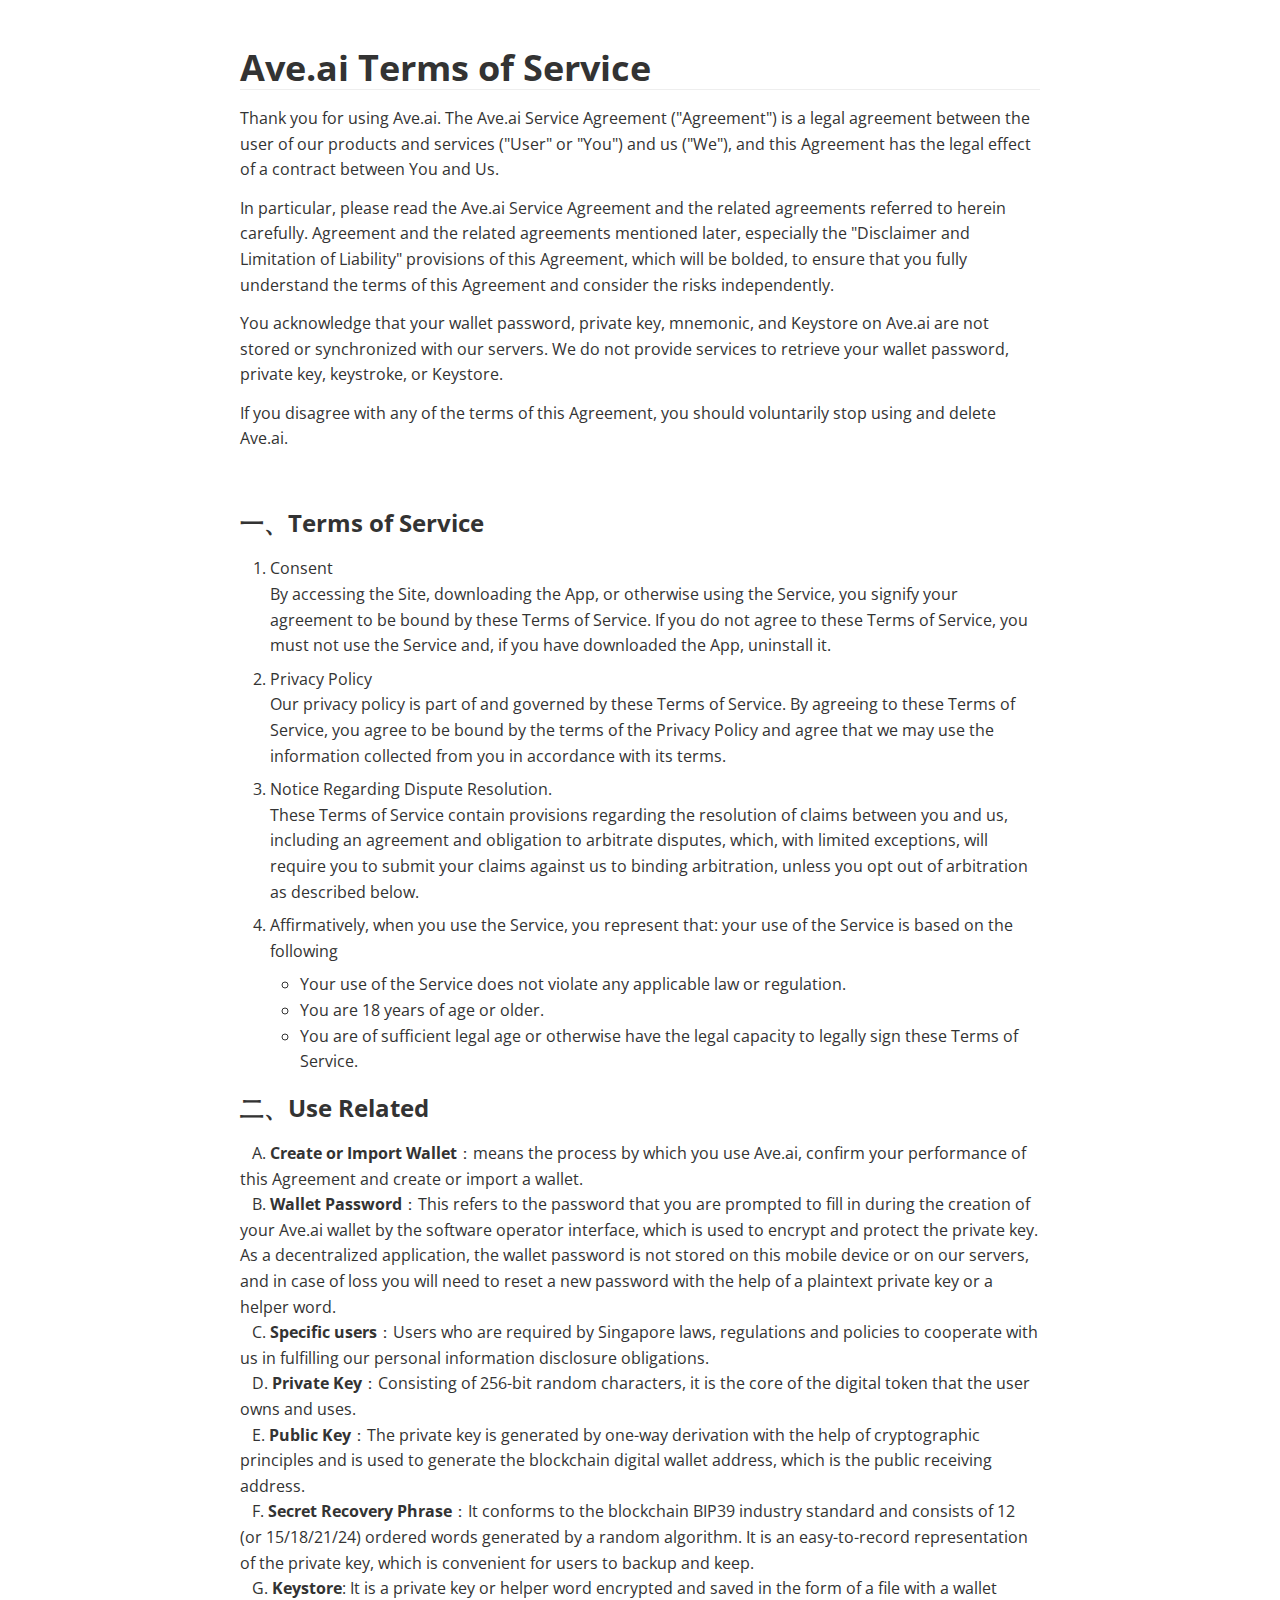
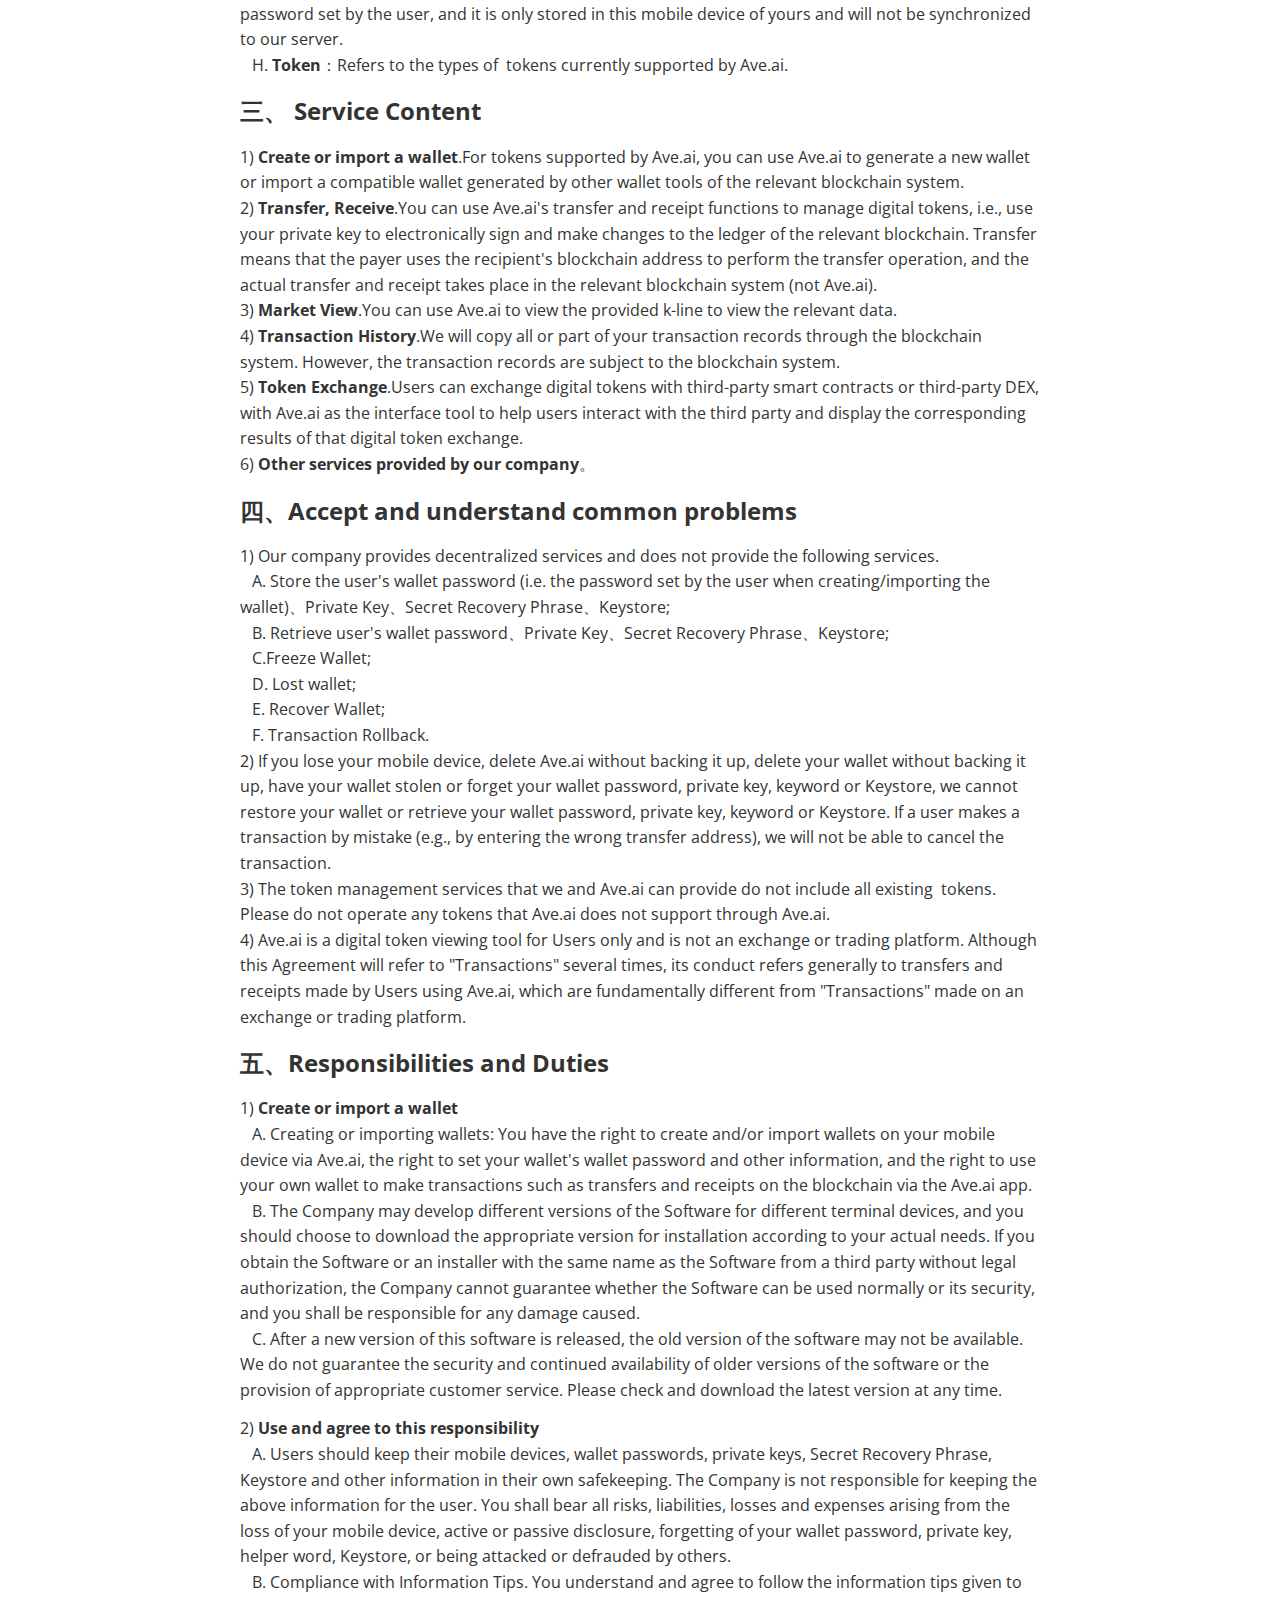
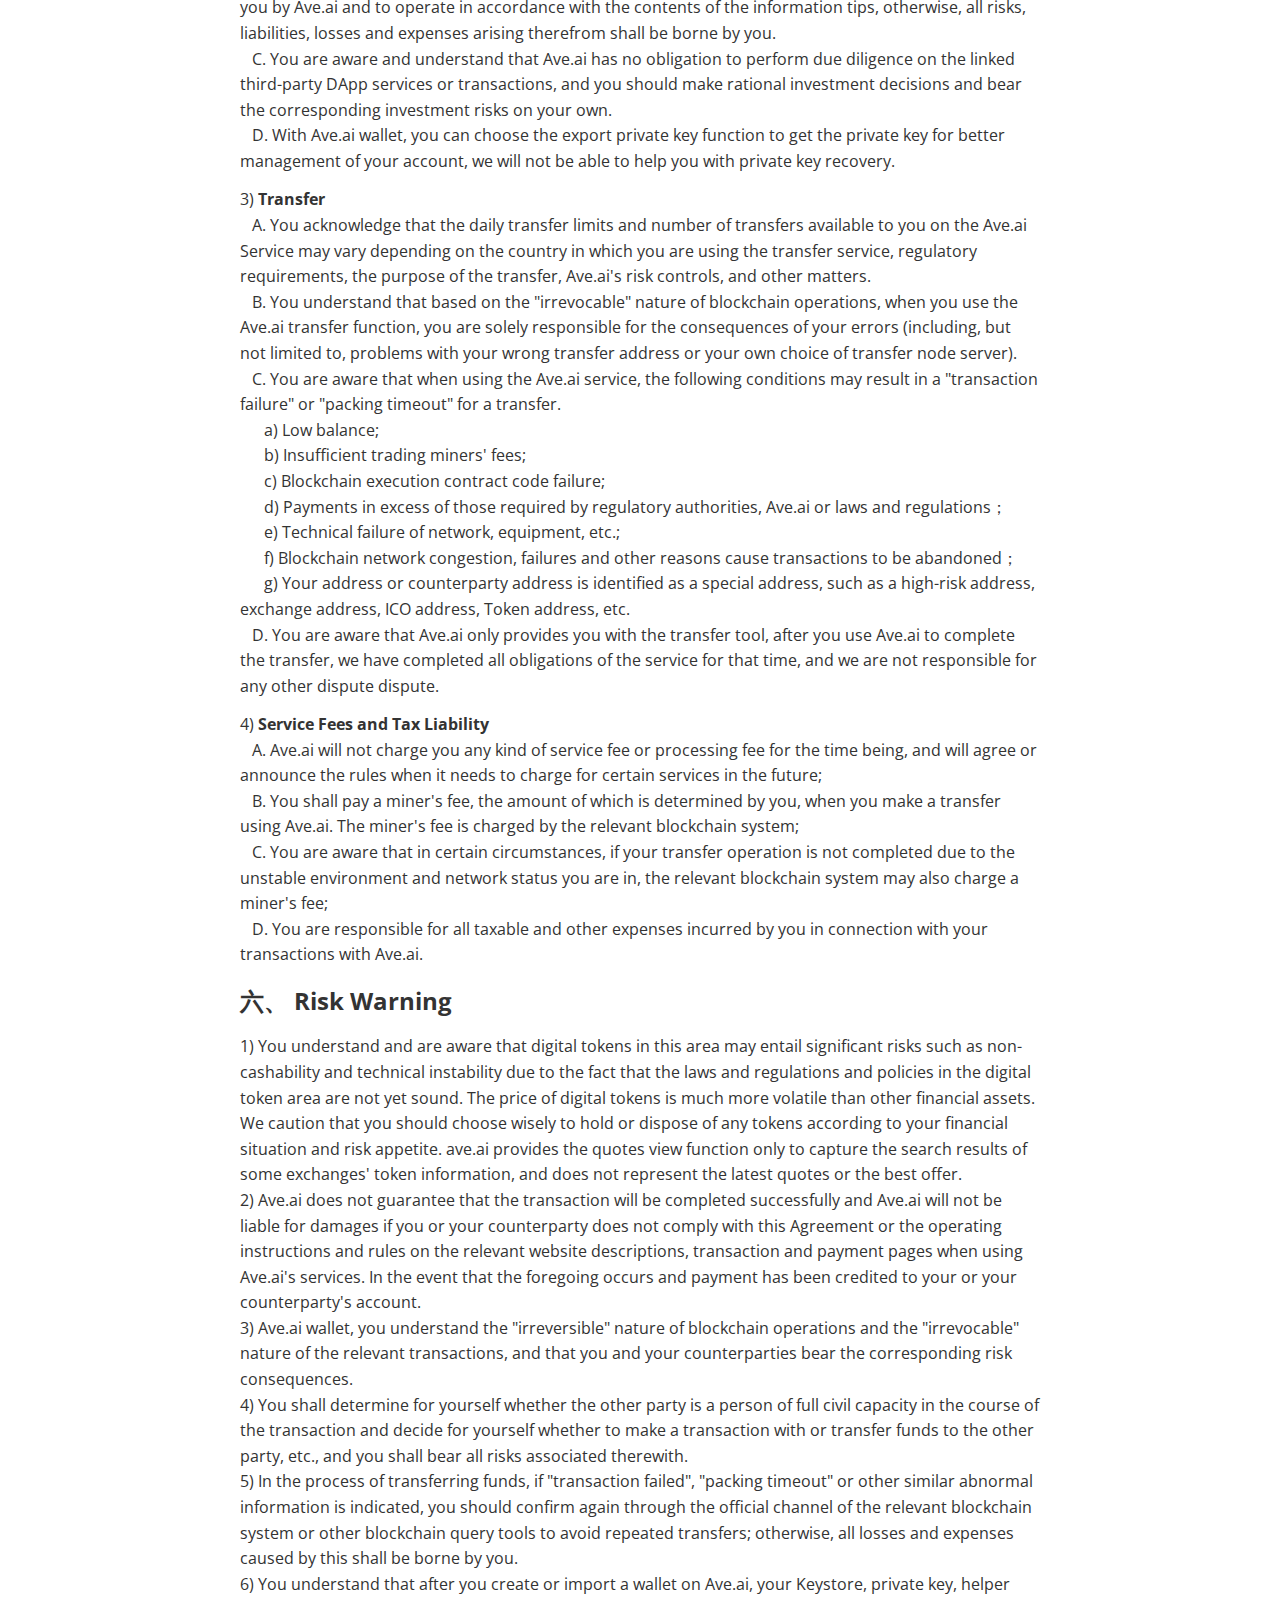
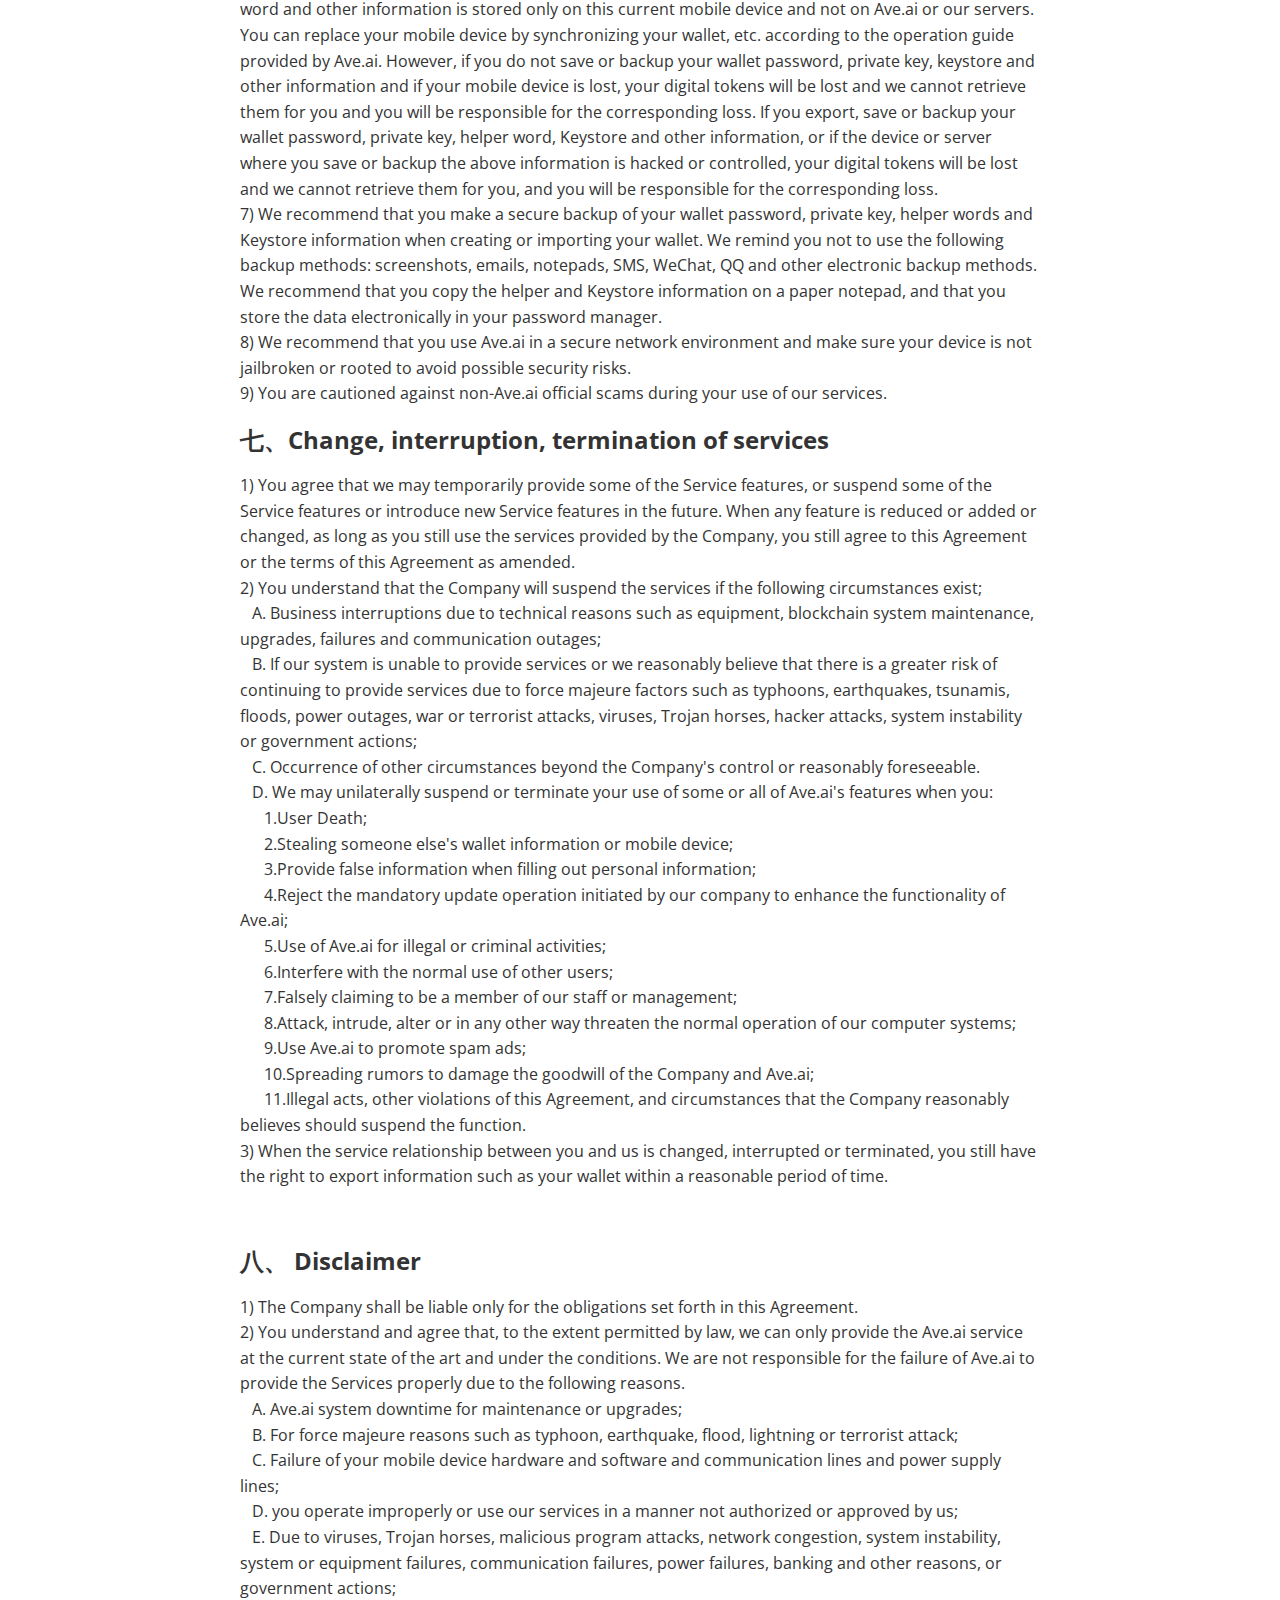
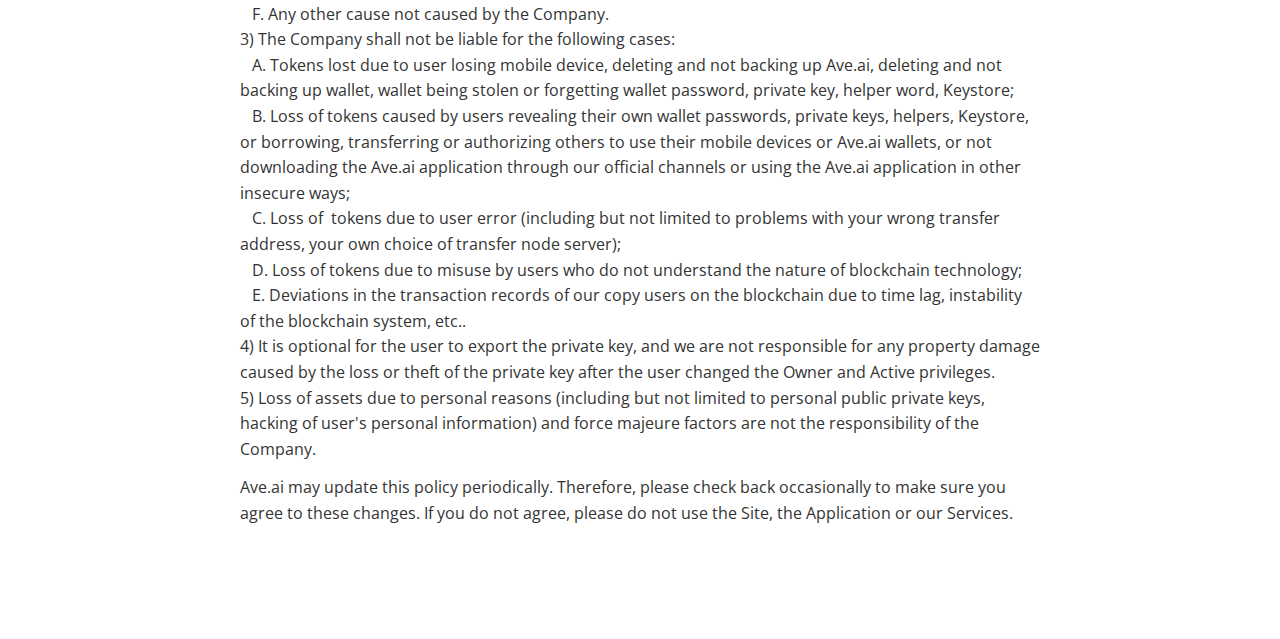
<file: terms-of-service.html>
<!doctype html>
<html>
<head>
<meta charset='UTF-8'><meta name='viewport' content='width=device-width initial-scale=1'>
<title>Ave.ai Terms of Service</title><link href='https://fonts.loli.net/css?family=Open+Sans:400italic,700italic,700,400&subset=latin,latin-ext' rel='stylesheet' type='text/css' /><style type='text/css'>html {overflow-x: initial !important;}:root { --bg-color: #ffffff; --text-color: #333333; --select-text-bg-color: #B5D6FC; --select-text-font-color: auto; --monospace: "Lucida Console",Consolas,"Courier",monospace; --title-bar-height: 20px; }
.mac-os-11 { --title-bar-height: 28px; }
html { font-size: 14px; background-color: var(--bg-color); color: var(--text-color); font-family: "Helvetica Neue", Helvetica, Arial, sans-serif; -webkit-font-smoothing: antialiased; }
body { margin: 0px; padding: 0px; height: auto; bottom: 0px; top: 0px; left: 0px; right: 0px; font-size: 1rem; line-height: 1.42857143; overflow-x: hidden; background-image: inherit; background-size: inherit; background-attachment: inherit; background-origin: inherit; background-clip: inherit; background-color: inherit; tab-size: 4; background-position: inherit inherit; background-repeat: inherit inherit; }
iframe { margin: auto; }
a.url { word-break: break-all; }
a:active, a:hover { outline: 0px; }
.in-text-selection, ::selection { text-shadow: none; background: var(--select-text-bg-color); color: var(--select-text-font-color); }
#write { margin: 0px auto; height: auto; width: inherit; word-break: normal; word-wrap: break-word; position: relative; white-space: normal; overflow-x: visible; padding-top: 36px; }
#write.first-line-indent p { text-indent: 2em; }
#write.first-line-indent li p, #write.first-line-indent p * { text-indent: 0px; }
#write.first-line-indent li { margin-left: 2em; }
.for-image #write { padding-left: 8px; padding-right: 8px; }
body.typora-export { padding-left: 30px; padding-right: 30px; }
.typora-export .footnote-line, .typora-export li, .typora-export p { white-space: pre-wrap; }
.typora-export .task-list-item input { pointer-events: none; }
@media screen and (max-width: 500px) { 
  body.typora-export { padding-left: 0px; padding-right: 0px; }
  #write { padding-left: 20px; padding-right: 20px; }
  .CodeMirror-sizer { margin-left: 0px !important; }
  .CodeMirror-gutters { display: none !important; }
}
#write li > figure:last-child { margin-bottom: 0.5rem; }
#write ol, #write ul { position: relative; }
img { max-width: 100%; vertical-align: middle; image-orientation: from-image; }
button, input, select, textarea { color: inherit; font-family: inherit; font-size: inherit; font-style: inherit; font-variant-caps: inherit; font-weight: inherit; font-stretch: inherit; line-height: inherit; }
input[type="checkbox"], input[type="radio"] { line-height: normal; padding: 0px; }
*, ::after, ::before { box-sizing: border-box; }
#write h1, #write h2, #write h3, #write h4, #write h5, #write h6, #write p, #write pre { width: inherit; }
#write h1, #write h2, #write h3, #write h4, #write h5, #write h6, #write p { position: relative; }
p { line-height: inherit; }
h1, h2, h3, h4, h5, h6 { break-after: avoid-page; break-inside: avoid; orphans: 4; }
p { orphans: 4; }
h1 { font-size: 2rem; }
h2 { font-size: 1.8rem; }
h3 { font-size: 1.6rem; }
h4 { font-size: 1.4rem; }
h5 { font-size: 1.2rem; }
h6 { font-size: 1rem; }
.md-math-block, .md-rawblock, h1, h2, h3, h4, h5, h6, p { margin-top: 1rem; margin-bottom: 1rem; }
.hidden { display: none; }
.md-blockmeta { color: rgb(204, 204, 204); font-weight: 700; font-style: italic; }
a { cursor: pointer; }
sup.md-footnote { padding: 2px 4px; background-color: rgba(238, 238, 238, 0.7); color: rgb(85, 85, 85); border-top-left-radius: 4px; border-top-right-radius: 4px; border-bottom-right-radius: 4px; border-bottom-left-radius: 4px; cursor: pointer; }
sup.md-footnote a, sup.md-footnote a:hover { color: inherit; text-transform: inherit; text-decoration: inherit; }
#write input[type="checkbox"] { cursor: pointer; width: inherit; height: inherit; }
figure { overflow-x: auto; margin: 1.2em 0px; max-width: calc(100% + 16px); padding: 0px; }
figure > table { margin: 0px; }
tr { break-inside: avoid; break-after: auto; }
thead { display: table-header-group; }
table { border-collapse: collapse; border-spacing: 0px; width: 100%; overflow: auto; break-inside: auto; text-align: left; }
table.md-table td { min-width: 32px; }
.CodeMirror-gutters { border-right-width: 0px; background-color: inherit; }
.CodeMirror-linenumber { }
.CodeMirror { text-align: left; }
.CodeMirror-placeholder { opacity: 0.3; }
.CodeMirror pre { padding: 0px 4px; }
.CodeMirror-lines { padding: 0px; }
div.hr:focus { cursor: none; }
#write pre { white-space: pre-wrap; }
#write.fences-no-line-wrapping pre { white-space: pre; }
#write pre.ty-contain-cm { white-space: normal; }
.CodeMirror-gutters { margin-right: 4px; }
.md-fences { font-size: 0.9rem; display: block; break-inside: avoid; text-align: left; overflow: visible; white-space: pre; background-image: inherit; background-size: inherit; background-attachment: inherit; background-origin: inherit; background-clip: inherit; background-color: inherit; position: relative !important; background-position: inherit inherit; background-repeat: inherit inherit; }
.md-diagram-panel { width: 100%; margin-top: 10px; text-align: center; padding-top: 0px; padding-bottom: 8px; overflow-x: auto; }
#write .md-fences.mock-cm { white-space: pre-wrap; }
.md-fences.md-fences-with-lineno { padding-left: 0px; }
#write.fences-no-line-wrapping .md-fences.mock-cm { white-space: pre; overflow-x: auto; }
.md-fences.mock-cm.md-fences-with-lineno { padding-left: 8px; }
.CodeMirror-line, twitterwidget { break-inside: avoid; }
.footnotes { opacity: 0.8; font-size: 0.9rem; margin-top: 1em; margin-bottom: 1em; }
.footnotes + .footnotes { margin-top: 0px; }
.md-reset { margin: 0px; padding: 0px; border: 0px; outline: 0px; vertical-align: top; text-decoration: none; text-shadow: none; float: none; position: static; width: auto; height: auto; white-space: nowrap; cursor: inherit; line-height: normal; font-weight: 400; text-align: left; box-sizing: content-box; direction: ltr; background-position: 0px 0px; background-repeat: initial initial; }
li div { padding-top: 0px; }
blockquote { margin: 1rem 0px; }
li .mathjax-block, li p { margin: 0.5rem 0px; }
li blockquote { margin: 1rem 0px; }
li { margin: 0px; position: relative; }
blockquote > :last-child { margin-bottom: 0px; }
blockquote > :first-child, li > :first-child { margin-top: 0px; }
.footnotes-area { color: rgb(136, 136, 136); margin-top: 0.714rem; padding-bottom: 0.143rem; white-space: normal; }
#write .footnote-line { white-space: pre-wrap; }
@media print { 
  body, html { border: 1px solid transparent; height: 99%; break-after: avoid; break-before: avoid; font-variant-ligatures: no-common-ligatures; }
  #write { margin-top: 0px; padding-top: 0px; border-color: transparent !important; }
  .typora-export * { -webkit-print-color-adjust: exact; }
  .typora-export #write { break-after: avoid; }
  .typora-export #write::after { height: 0px; }
  .is-mac table { break-inside: avoid; }
}
.footnote-line { margin-top: 0.714em; font-size: 0.7em; }
a img, img a { cursor: pointer; }
pre.md-meta-block { font-size: 0.8rem; min-height: 0.8rem; white-space: pre-wrap; background-color: rgb(204, 204, 204); display: block; overflow-x: hidden; background-position: initial initial; background-repeat: initial initial; }
p > .md-image:only-child:not(.md-img-error) img, p > img:only-child { display: block; margin: auto; }
#write.first-line-indent p > .md-image:only-child:not(.md-img-error) img { left: -2em; position: relative; }
p > .md-image:only-child { display: inline-block; width: 100%; }
#write .MathJax_Display { margin: 0.8em 0px 0px; }
.md-math-block { width: 100%; }
.md-math-block:not(:empty)::after { display: none; }
.MathJax_ref { fill: currentcolor; }
[contenteditable="true"]:active, [contenteditable="true"]:focus, [contenteditable="false"]:active, [contenteditable="false"]:focus { outline: 0px; box-shadow: none; }
.md-task-list-item { position: relative; list-style-type: none; }
.task-list-item.md-task-list-item { padding-left: 0px; }
.md-task-list-item > input { position: absolute; top: 0px; left: 0px; margin-left: -1.2em; margin-top: calc(1em - 10px); border: none; }
.math { font-size: 1rem; }
.md-toc { min-height: 3.58rem; position: relative; font-size: 0.9rem; border-top-left-radius: 10px; border-top-right-radius: 10px; border-bottom-right-radius: 10px; border-bottom-left-radius: 10px; }
.md-toc-content { position: relative; margin-left: 0px; }
.md-toc-content::after, .md-toc::after { display: none; }
.md-toc-item { display: block; color: rgb(65, 131, 196); }
.md-toc-item a { text-decoration: none; }
.md-toc-inner:hover { text-decoration: underline; }
.md-toc-inner { display: inline-block; cursor: pointer; }
.md-toc-h1 .md-toc-inner { margin-left: 0px; font-weight: 700; }
.md-toc-h2 .md-toc-inner { margin-left: 2em; }
.md-toc-h3 .md-toc-inner { margin-left: 4em; }
.md-toc-h4 .md-toc-inner { margin-left: 6em; }
.md-toc-h5 .md-toc-inner { margin-left: 8em; }
.md-toc-h6 .md-toc-inner { margin-left: 10em; }
@media screen and (max-width: 48em) { 
  .md-toc-h3 .md-toc-inner { margin-left: 3.5em; }
  .md-toc-h4 .md-toc-inner { margin-left: 5em; }
  .md-toc-h5 .md-toc-inner { margin-left: 6.5em; }
  .md-toc-h6 .md-toc-inner { margin-left: 8em; }
}
a.md-toc-inner { font-size: inherit; font-style: inherit; font-weight: inherit; line-height: inherit; }
.footnote-line a:not(.reversefootnote) { color: inherit; }
.md-attr { display: none; }
.md-fn-count::after { content: "."; }
code, pre, samp, tt { font-family: var(--monospace); }
kbd { margin: 0px 0.1em; padding: 0.1em 0.6em; font-size: 0.8em; color: rgb(36, 39, 41); background-color: rgb(255, 255, 255); border: 1px solid rgb(173, 179, 185); border-top-left-radius: 3px; border-top-right-radius: 3px; border-bottom-right-radius: 3px; border-bottom-left-radius: 3px; box-shadow: rgba(12, 13, 14, 0.2) 0px 1px 0px, rgb(255, 255, 255) 0px 0px 0px 2px inset; white-space: nowrap; vertical-align: middle; background-position: initial initial; background-repeat: initial initial; }
.md-comment { color: rgb(162, 127, 3); opacity: 0.8; font-family: var(--monospace); }
code { text-align: left; }
a.md-print-anchor { white-space: pre !important; border: none !important; display: inline-block !important; position: absolute !important; width: 1px !important; right: 0px !important; outline: 0px !important; text-shadow: initial !important; background-position: 0px 0px !important; background-repeat: initial initial !important; }
.md-inline-math .MathJax_SVG .noError { display: none !important; }
.html-for-mac .inline-math-svg .MathJax_SVG { vertical-align: 0.2px; }
.md-math-block .MathJax_SVG_Display { text-align: center; margin: 0px; position: relative; text-indent: 0px; max-width: none; max-height: none; min-height: 0px; min-width: 100%; width: auto; overflow-y: hidden; display: block !important; }
.MathJax_SVG_Display, .md-inline-math .MathJax_SVG_Display { width: auto; margin: inherit; display: inline-block !important; }
.MathJax_SVG .MJX-monospace { font-family: var(--monospace); }
.MathJax_SVG .MJX-sans-serif { font-family: sans-serif; }
.MathJax_SVG { display: inline; font-style: normal; font-weight: 400; line-height: normal; zoom: 90%; text-indent: 0px; text-align: left; text-transform: none; letter-spacing: normal; word-spacing: normal; word-wrap: normal; white-space: nowrap; float: none; direction: ltr; max-width: none; max-height: none; min-width: 0px; min-height: 0px; border: 0px; padding: 0px; margin: 0px; }
.MathJax_SVG * { transition: none; }
.MathJax_SVG_Display svg { vertical-align: middle !important; margin-bottom: 0px !important; margin-top: 0px !important; }
.os-windows.monocolor-emoji .md-emoji { font-family: "Segoe UI Symbol", sans-serif; }
.md-diagram-panel > svg { max-width: 100%; }
[lang="flow"] svg, [lang="mermaid"] svg { max-width: 100%; height: auto; }
[lang="mermaid"] .node text { font-size: 1rem; }
table tr th { border-bottom-width: 0px; }
video { max-width: 100%; display: block; margin: 0px auto; }
iframe { max-width: 100%; width: 100%; border: none; }
.highlight td, .highlight tr { border: 0px; }
mark { background-color: rgb(255, 255, 0); color: rgb(0, 0, 0); background-position: initial initial; background-repeat: initial initial; }
.md-html-inline .md-plain, .md-html-inline strong, mark .md-inline-math, mark strong { color: inherit; }
mark .md-meta { color: rgb(0, 0, 0); opacity: 0.3 !important; }
@media print { 
  .typora-export h1, .typora-export h2, .typora-export h3, .typora-export h4, .typora-export h5, .typora-export h6 { break-inside: avoid; }
}
.md-diagram-panel .messageText { stroke: none !important; }
.md-diagram-panel .start-state { fill: var(--node-fill); }
.md-diagram-panel .edgeLabel rect { opacity: 1 !important; }
.md-require-zoom-fix foreignObject { font-size: var(--mermaid-font-zoom); }


:root {
    --side-bar-bg-color: #fafafa;
    --control-text-color: #777;
}

@include-when-export url(https://fonts.loli.net/css?family=Open+Sans:400italic,700italic,700,400&subset=latin,latin-ext);

/* open-sans-regular - latin-ext_latin */
  /* open-sans-italic - latin-ext_latin */
    /* open-sans-700 - latin-ext_latin */
    /* open-sans-700italic - latin-ext_latin */
  html {
    font-size: 16px;
}

body {
    font-family: "Open Sans","Clear Sans", "Helvetica Neue", Helvetica, Arial, sans-serif;
    color: rgb(51, 51, 51);
    line-height: 1.6;
}

#write {
    max-width: 860px;
  	margin: 0 auto;
  	padding: 30px;
    padding-bottom: 100px;
}

@media only screen and (min-width: 1400px) {
	#write {
		max-width: 1024px;
	}
}

@media only screen and (min-width: 1800px) {
	#write {
		max-width: 1200px;
	}
}

#write > ul:first-child,
#write > ol:first-child{
    margin-top: 30px;
}

a {
    color: #4183C4;
}
h1,
h2,
h3,
h4,
h5,
h6 {
    position: relative;
    margin-top: 1rem;
    margin-bottom: 1rem;
    font-weight: bold;
    line-height: 1.4;
    cursor: text;
}
h1:hover a.anchor,
h2:hover a.anchor,
h3:hover a.anchor,
h4:hover a.anchor,
h5:hover a.anchor,
h6:hover a.anchor {
    text-decoration: none;
}
h1 tt,
h1 code {
    font-size: inherit;
}
h2 tt,
h2 code {
    font-size: inherit;
}
h3 tt,
h3 code {
    font-size: inherit;
}
h4 tt,
h4 code {
    font-size: inherit;
}
h5 tt,
h5 code {
    font-size: inherit;
}
h6 tt,
h6 code {
    font-size: inherit;
}
h1 {
    font-size: 2.25em;
    line-height: 1.2;
    border-bottom: 1px solid #eee;
}
h2 {
    font-size: 1.75em;
    line-height: 1.225;
    border-bottom: 1px solid #eee;
}

/*@media print {
    .typora-export h1,
    .typora-export h2 {
        border-bottom: none;
        padding-bottom: initial;
    }

    .typora-export h1::after,
    .typora-export h2::after {
        content: "";
        display: block;
        height: 100px;
        margin-top: -96px;
        border-top: 1px solid #eee;
    }
}*/

h3 {
    font-size: 1.5em;
    line-height: 1.43;
}
h4 {
    font-size: 1.25em;
}
h5 {
    font-size: 1em;
}
h6 {
   font-size: 1em;
    color: #777;
}
p,
blockquote,
ul,
ol,
dl,
table{
    margin: 0.8em 0;
}
li>ol,
li>ul {
    margin: 0 0;
}
hr {
    height: 2px;
    padding: 0;
    margin: 16px 0;
    background-color: #e7e7e7;
    border: 0 none;
    overflow: hidden;
    box-sizing: content-box;
}

li p.first {
    display: inline-block;
}
ul,
ol {
    padding-left: 30px;
}
ul:first-child,
ol:first-child {
    margin-top: 0;
}
ul:last-child,
ol:last-child {
    margin-bottom: 0;
}
blockquote {
    border-left: 4px solid #dfe2e5;
    padding: 0 15px;
    color: #777777;
}
blockquote blockquote {
    padding-right: 0;
}
table {
    padding: 0;
    word-break: initial;
}
table tr {
    border-top: 1px solid #dfe2e5;
    margin: 0;
    padding: 0;
}
table tr:nth-child(2n),
thead {
    background-color: #f8f8f8;
}
table th {
    font-weight: bold;
    border: 1px solid #dfe2e5;
    border-bottom: 0;
    margin: 0;
    padding: 6px 13px;
}
table td {
    border: 1px solid #dfe2e5;
    margin: 0;
    padding: 6px 13px;
}
table th:first-child,
table td:first-child {
    margin-top: 0;
}
table th:last-child,
table td:last-child {
    margin-bottom: 0;
}

.CodeMirror-lines {
    padding-left: 4px;
}

.code-tooltip {
    box-shadow: 0 1px 1px 0 rgba(0,28,36,.3);
    border-top: 1px solid #eef2f2;
}

.md-fences,
code,
tt {
    border: 1px solid #e7eaed;
    background-color: #f8f8f8;
    border-radius: 3px;
    padding: 0;
    padding: 2px 4px 0px 4px;
    font-size: 0.9em;
}

code {
    background-color: #f3f4f4;
    padding: 0 2px 0 2px;
}

.md-fences {
    margin-bottom: 15px;
    margin-top: 15px;
    padding-top: 8px;
    padding-bottom: 6px;
}


.md-task-list-item > input {
  margin-left: -1.3em;
}

@media print {
    html {
        font-size: 13px;
    }
    table,
    pre {
        page-break-inside: avoid;
    }
    pre {
        word-wrap: break-word;
    }
}

.md-fences {
	background-color: #f8f8f8;
}
#write pre.md-meta-block {
	padding: 1rem;
    font-size: 85%;
    line-height: 1.45;
    background-color: #f7f7f7;
    border: 0;
    border-radius: 3px;
    color: #777777;
    margin-top: 0 !important;
}

.mathjax-block>.code-tooltip {
	bottom: .375rem;
}

.md-mathjax-midline {
    background: #fafafa;
}

#write>h3.md-focus:before{
	left: -1.5625rem;
	top: .375rem;
}
#write>h4.md-focus:before{
	left: -1.5625rem;
	top: .285714286rem;
}
#write>h5.md-focus:before{
	left: -1.5625rem;
	top: .285714286rem;
}
#write>h6.md-focus:before{
	left: -1.5625rem;
	top: .285714286rem;
}
.md-image>.md-meta {
    /*border: 1px solid #ddd;*/
    border-radius: 3px;
    padding: 2px 0px 0px 4px;
    font-size: 0.9em;
    color: inherit;
}

.md-tag {
    color: #a7a7a7;
    opacity: 1;
}

.md-toc { 
    margin-top:20px;
    padding-bottom:20px;
}

.sidebar-tabs {
    border-bottom: none;
}

#typora-quick-open {
    border: 1px solid #ddd;
    background-color: #f8f8f8;
}

#typora-quick-open-item {
    background-color: #FAFAFA;
    border-color: #FEFEFE #e5e5e5 #e5e5e5 #eee;
    border-style: solid;
    border-width: 1px;
}

/** focus mode */
.on-focus-mode blockquote {
    border-left-color: rgba(85, 85, 85, 0.12);
}

header, .context-menu, .megamenu-content, footer{
    font-family: "Segoe UI", "Arial", sans-serif;
}

.file-node-content:hover .file-node-icon,
.file-node-content:hover .file-node-open-state{
    visibility: visible;
}

.mac-seamless-mode #typora-sidebar {
    background-color: #fafafa;
    background-color: var(--side-bar-bg-color);
}

.md-lang {
    color: #b4654d;
}

.html-for-mac .context-menu {
    --item-hover-bg-color: #E6F0FE;
}

#md-notification .btn {
    border: 0;
}

.dropdown-menu .divider {
    border-color: #e5e5e5;
}

.ty-preferences .window-content {
    background-color: #fafafa;
}

.ty-preferences .nav-group-item.active {
    color: white;
    background: #999;
}

 :root {--mermaid-font-zoom:1em ;} 
</style>
</head>
<body class='typora-export'>
<div id='write'  class=''><h1><a name="aveai-terms-of-service" class="md-header-anchor"></a><span>Ave.ai Terms of Service</span></h1><p><span>Thank you for using Ave.ai. The Ave.ai Service Agreement (&quot;Agreement&quot;) is a legal agreement between the user of our products and services (&quot;User&quot; or &quot;You&quot;) and us (&quot;We&quot;), and this Agreement has the legal effect of a contract between You and Us. </span></p><p><span>In particular, please read the Ave.ai Service Agreement and the related agreements referred to herein carefully. Agreement and the related agreements mentioned later, especially the &quot;Disclaimer and Limitation of Liability&quot; provisions of this Agreement, which will be bolded, to ensure that you fully understand the terms of this Agreement and consider the risks independently.</span></p><p><span>You acknowledge that your wallet password, private key, mnemonic, and Keystore on Ave.ai are not stored or synchronized with our servers. We do not provide services to retrieve your wallet password, private key, keystroke, or Keystore. </span></p><p><span>If you disagree with any of the terms of this Agreement, you should voluntarily stop using and delete Ave.ai.</span></p><p>&nbsp;</p><h3><a name="一terms-of-service" class="md-header-anchor"></a><span>一、Terms of Service</span></h3><ol start='' ><li><p><span>Consent</span>
<span>By accessing the Site, downloading the App, or otherwise using the Service, you signify your agreement to be bound by these Terms of Service. If you do not agree to these Terms of Service, you must not use the Service and, if you have downloaded the App, uninstall it.</span></p></li><li><p><span>Privacy Policy</span>
<span>Our privacy policy is part of and governed by these Terms of Service. By agreeing to these Terms of Service, you agree to be bound by the terms of the Privacy Policy and agree that we may use the information collected from you in accordance with its terms.</span></p></li><li><p><span>Notice Regarding Dispute Resolution.</span>
<span>These Terms of Service contain provisions regarding the resolution of claims between you and us, including an agreement and obligation to arbitrate disputes, which, with limited exceptions, will require you to submit your claims against us to binding arbitration, unless you opt out of arbitration as described below.</span></p></li><li><p><span>Affirmatively, when you use the Service, you represent that: your use of the Service is based on the following</span></p><ul><li><span>Your use of the Service does not violate any applicable law or regulation.</span></li><li><span>You are 18 years of age or older.</span></li><li><span>You are of sufficient legal age or otherwise have the legal capacity to legally sign these Terms of Service.</span></li></ul></li></ol><h3><a name="二use-related" class="md-header-anchor"></a><span>二、Use Related</span></h3><p><span>   A. </span><strong><span>Create or Import Wallet</span></strong><span>：means the process by which you use Ave.ai, confirm your performance of this Agreement and create or import a wallet.</span>
<span>   B. </span><strong><span>Wallet Password</span></strong><span>：This refers to the password that you are prompted to fill in during the creation of your Ave.ai wallet by the software operator interface, which is used to encrypt and protect the private key. As a decentralized application, the wallet password is not stored on this mobile device or on our servers, and in case of loss you will need to reset a new password with the help of a plaintext private key or a helper word.</span>
<span>   C. </span><strong><span>Specific users</span></strong><span>：Users who are required by Singapore laws, regulations and policies to cooperate with us in fulfilling our personal information disclosure obligations.</span>
<span>   D. </span><strong><span>Private Key</span></strong><span>：Consisting of 256-bit random characters, it is the core of the digital token that the user owns and uses.</span>
<span>   E. </span><strong><span>Public Key</span></strong><span>：The private key is generated by one-way derivation with the help of cryptographic principles and is used to generate the blockchain digital wallet address, which is the public receiving address.</span>
<span>   F. </span><strong><span>Secret Recovery Phrase</span></strong><span>：It conforms to the blockchain BIP39 industry standard and consists of 12 (or 15/18/21/24) ordered words generated by a random algorithm. It is an easy-to-record representation of the private key, which is convenient for users to backup and keep.</span>
<span>   G. </span><strong><span>Keystore</span></strong><span>: It is a private key or helper word encrypted and saved in the form of a file with a wallet password set by the user, and it is only stored in this mobile device of yours and will not be synchronized to our server.</span>
<span>   H. </span><strong><span>Token</span></strong><span>：Refers to the types of  tokens currently supported by Ave.ai. </span></p><h3><a name="三-service-content" class="md-header-anchor"></a><span>三、 Service Content</span></h3><p><span>1) </span><strong><span>Create or import a wallet</span></strong><span>.For tokens supported by Ave.ai, you can use Ave.ai to generate a new wallet or import a compatible wallet generated by other wallet tools of the relevant blockchain system.</span>
<span>2) </span><strong><span>Transfer, Receive</span></strong><span>.You can use Ave.ai&#39;s transfer and receipt functions to manage digital tokens, i.e., use your private key to electronically sign and make changes to the ledger of the relevant blockchain. Transfer means that the payer uses the recipient&#39;s blockchain address to perform the transfer operation, and the actual transfer and receipt takes place in the relevant blockchain system (not Ave.ai).</span>
<span>3) </span><strong><span>Market View</span></strong><span>.You can use Ave.ai to view the provided k-line to view the relevant data.</span>
<span>4) </span><strong><span>Transaction History</span></strong><span>.We will copy all or part of your transaction records through the blockchain system. However, the transaction records are subject to the blockchain system.</span>
<span>5) </span><strong><span>Token Exchange</span></strong><span>.Users can exchange digital tokens with third-party smart contracts or third-party DEX, with Ave.ai as the interface tool to help users interact with the third party and display the corresponding results of that digital token exchange.</span>
<span>6) </span><strong><span>Other services provided by our company</span></strong><span>。</span></p><h3><a name="四accept-and-understand-common-problems" class="md-header-anchor"></a><span>四、Accept and understand common problems</span></h3><p><span>1) Our company provides decentralized services and does not provide the following services.</span>
<span>   A. Store the user&#39;s wallet password (i.e. the password set by the user when creating/importing the wallet)、Private Key、Secret Recovery Phrase、Keystore;</span>
<span>   B. Retrieve user&#39;s wallet password、Private Key、Secret Recovery Phrase、Keystore;</span>
<span>   C.Freeze Wallet;</span>
<span>   D. Lost wallet;</span>
<span>   E. Recover Wallet;</span>
<span>   F. Transaction Rollback.</span>
<span>2) If you lose your mobile device, delete Ave.ai without backing it up, delete your wallet without backing it up, have your wallet stolen or forget your wallet password, private key, keyword or Keystore, we cannot restore your wallet or retrieve your wallet password, private key, keyword or Keystore. If a user makes a transaction by mistake (e.g., by entering the wrong transfer address), we will not be able to cancel the transaction.</span>
<span>3) The token management services that we and Ave.ai can provide do not include all existing  tokens. Please do not operate any tokens that Ave.ai does not support through Ave.ai.</span>
<span>4) Ave.ai is a digital token viewing tool for Users only and is not an exchange or trading platform. Although this Agreement will refer to &quot;Transactions&quot; several times, its conduct refers generally to transfers and receipts made by Users using Ave.ai, which are fundamentally different from &quot;Transactions&quot; made on an exchange or trading platform.</span></p><h3><a name="五responsibilities-and-duties" class="md-header-anchor"></a><span>五、Responsibilities and Duties</span></h3><p><span>1) </span><strong><span>Create or import a wallet</span></strong>
<span>   A. Creating or importing wallets: You have the right to create and/or import wallets on your mobile device via Ave.ai, the right to set your wallet&#39;s wallet password and other information, and the right to use your own wallet to make transactions such as transfers and receipts on the blockchain via the Ave.ai app.</span>
<span>   B. The Company may develop different versions of the Software for different terminal devices, and you should choose to download the appropriate version for installation according to your actual needs. If you obtain the Software or an installer with the same name as the Software from a third party without legal authorization, the Company cannot guarantee whether the Software can be used normally or its security, and you shall be responsible for any damage caused.</span>
<span>   C. After a new version of this software is released, the old version of the software may not be available. We do not guarantee the security and continued availability of older versions of the software or the provision of appropriate customer service. Please check and download the latest version at any time.</span></p><p><span>2) </span><strong><span>Use and agree to this responsibility</span></strong>
<span>   A. Users should keep their mobile devices, wallet passwords, private keys, Secret Recovery Phrase, Keystore and other information in their own safekeeping. The Company is not responsible for keeping the above information for the user. You shall bear all risks, liabilities, losses and expenses arising from the loss of your mobile device, active or passive disclosure, forgetting of your wallet password, private key, helper word, Keystore, or being attacked or defrauded by others.</span>
<span>   B. Compliance with Information Tips. You understand and agree to follow the information tips given to you by Ave.ai and to operate in accordance with the contents of the information tips, otherwise, all risks, liabilities, losses and expenses arising therefrom shall be borne by you.</span>
<span>   C. You are aware and understand that Ave.ai has no obligation to perform due diligence on the linked third-party DApp services or transactions, and you should make rational investment decisions and bear the corresponding investment risks on your own.</span>
<span>   D. With Ave.ai wallet, you can choose the export private key function to get the private key for better management of your account, we will not be able to help you with private key recovery.</span></p><p><span>3) </span><strong><span>Transfer</span></strong>
<span>   A. You acknowledge that the daily transfer limits and number of transfers available to you on the Ave.ai Service may vary depending on the country in which you are using the transfer service, regulatory requirements, the purpose of the transfer, Ave.ai&#39;s risk controls, and other matters.</span>
<span>   B. You understand that based on the &quot;irrevocable&quot; nature of blockchain operations, when you use the Ave.ai transfer function, you are solely responsible for the consequences of your errors (including, but not limited to, problems with your wrong transfer address or your own choice of transfer node server).</span>
<span>   C. You are aware that when using the Ave.ai service, the following conditions may result in a &quot;transaction failure&quot; or &quot;packing timeout&quot; for a transfer.</span>
<span>      a) Low balance;</span>
<span>      b) Insufficient trading miners&#39; fees;</span>
<span>      c) Blockchain execution contract code failure;</span>
<span>      d) Payments in excess of those required by regulatory authorities, Ave.ai or laws and regulations；</span>
<span>      e) Technical failure of network, equipment, etc.;</span>
<span>      f) Blockchain network congestion, failures and other reasons cause transactions to be abandoned；</span>
<span>      g) Your address or counterparty address is identified as a special address, such as a high-risk address, exchange address, ICO address, Token address, etc.</span>
<span>   D. You are aware that Ave.ai only provides you with the transfer tool, after you use Ave.ai to complete the transfer, we have completed all obligations of the service for that time, and we are not responsible for any other dispute dispute.</span></p><p><span>4) </span><strong><span>Service Fees and Tax Liability</span></strong>
<span>   A. Ave.ai will not charge you any kind of service fee or processing fee for the time being, and will agree or announce the rules when it needs to charge for certain services in the future;</span>
<span>   B. You shall pay a miner&#39;s fee, the amount of which is determined by you, when you make a transfer using Ave.ai. The miner&#39;s fee is charged by the relevant blockchain system;</span>
<span>   C. You are aware that in certain circumstances, if your transfer operation is not completed due to the unstable environment and network status you are in, the relevant blockchain system may also charge a miner&#39;s fee;</span>
<span>   D. You are responsible for all taxable and other expenses incurred by you in connection with your transactions with Ave.ai.</span></p><h3><a name="六-risk-warning" class="md-header-anchor"></a><span>六、 Risk Warning</span></h3><p><span>1) You understand and are aware that digital tokens in this area may entail significant risks such as non-cashability and technical instability due to the fact that the laws and regulations and policies in the digital token area are not yet sound. The price of digital tokens is much more volatile than other financial assets. We caution that you should choose wisely to hold or dispose of any tokens according to your financial situation and risk appetite. ave.ai provides the quotes view function only to capture the search results of some exchanges&#39; token information, and does not represent the latest quotes or the best offer.</span>
<span>2) Ave.ai does not guarantee that the transaction will be completed successfully and Ave.ai will not be liable for damages if you or your counterparty does not comply with this Agreement or the operating instructions and rules on the relevant website descriptions, transaction and payment pages when using Ave.ai&#39;s services. In the event that the foregoing occurs and payment has been credited to your or your counterparty&#39;s account.</span>
<span>3) Ave.ai wallet, you understand the &quot;irreversible&quot; nature of blockchain operations and the &quot;irrevocable&quot; nature of the relevant transactions, and that you and your counterparties bear the corresponding risk consequences.</span>
<span>4) You shall determine for yourself whether the other party is a person of full civil capacity in the course of the transaction and decide for yourself whether to make a transaction with or transfer funds to the other party, etc., and you shall bear all risks associated therewith.</span>
<span>5) In the process of transferring funds, if &quot;transaction failed&quot;, &quot;packing timeout&quot; or other similar abnormal information is indicated, you should confirm again through the official channel of the relevant blockchain system or other blockchain query tools to avoid repeated transfers; otherwise, all losses and expenses caused by this shall be borne by you.</span>
<span>6) You understand that after you create or import a wallet on Ave.ai, your Keystore, private key, helper word and other information is stored only on this current mobile device and not on Ave.ai or our servers. You can replace your mobile device by synchronizing your wallet, etc. according to the operation guide provided by Ave.ai. However, if you do not save or backup your wallet password, private key, keystore and other information and if your mobile device is lost, your digital tokens will be lost and we cannot retrieve them for you and you will be responsible for the corresponding loss. If you export, save or backup your wallet password, private key, helper word, Keystore and other information, or if the device or server where you save or backup the above information is hacked or controlled, your digital tokens will be lost and we cannot retrieve them for you, and you will be responsible for the corresponding loss.</span>
<span>7) We recommend that you make a secure backup of your wallet password, private key, helper words and Keystore information when creating or importing your wallet. We remind you not to use the following backup methods: screenshots, emails, notepads, SMS, WeChat, QQ and other electronic backup methods. We recommend that you copy the helper and Keystore information on a paper notepad, and that you store the data electronically in your password manager.</span>
<span>8) We recommend that you use Ave.ai in a secure network environment and make sure your device is not jailbroken or rooted to avoid possible security risks.</span>
<span>9) You are cautioned against non-Ave.ai official scams during your use of our services.</span></p><h3><a name="七change-interruption-termination-of-services" class="md-header-anchor"></a><span>七、Change, interruption, termination of services</span></h3><p><span>1) You agree that we may temporarily provide some of the Service features, or suspend some of the Service features or introduce new Service features in the future. When any feature is reduced or added or changed, as long as you still use the services provided by the Company, you still agree to this Agreement or the terms of this Agreement as amended.</span>
<span>2) You understand that the Company will suspend the services if the following circumstances exist;</span>
<span>   A. Business interruptions due to technical reasons such as equipment, blockchain system maintenance, upgrades, failures and communication outages;</span>
<span>   B. If our system is unable to provide services or we reasonably believe that there is a greater risk of continuing to provide services due to force majeure factors such as typhoons, earthquakes, tsunamis, floods, power outages, war or terrorist attacks, viruses, Trojan horses, hacker attacks, system instability or government actions;</span>
<span>   C. Occurrence of other circumstances beyond the Company&#39;s control or reasonably foreseeable.</span>
<span>   D. We may unilaterally suspend or terminate your use of some or all of Ave.ai&#39;s features when you:</span>
<span>      1.User Death;</span>
<span>      2.Stealing someone else&#39;s wallet information or mobile device;</span>
<span>      3.Provide false information when filling out personal information;</span>
<span>      4.Reject the mandatory update operation initiated by our company to enhance the functionality of Ave.ai;</span>
<span>      5.Use of Ave.ai for illegal or criminal activities;</span>
<span>      6.Interfere with the normal use of other users;</span>
<span>      7.Falsely claiming to be a member of our staff or management;</span>
<span>      8.Attack, intrude, alter or in any other way threaten the normal operation of our computer systems;</span>
<span>      9.Use Ave.ai to promote spam ads;</span>
<span>      10.Spreading rumors to damage the goodwill of the Company and Ave.ai;</span>
<span>      11.Illegal acts, other violations of this Agreement, and circumstances that the Company reasonably believes should suspend the function.</span>
<span>3) When the service relationship between you and us is changed, interrupted or terminated, you still have the right to export information such as your wallet within a reasonable period of time.</span></p><p>&nbsp;</p><h3><a name="八-disclaimer" class="md-header-anchor"></a><span>八、 Disclaimer</span></h3><p><span>1) The Company shall be liable only for the obligations set forth in this Agreement.</span>
<span>2) You understand and agree that, to the extent permitted by law, we can only provide the Ave.ai service at the current state of the art and under the conditions. We are not responsible for the failure of Ave.ai to provide the Services properly due to the following reasons.</span>
<span>   A. Ave.ai system downtime for maintenance or upgrades;</span>
<span>   B. For force majeure reasons such as typhoon, earthquake, flood, lightning or terrorist attack;</span>
<span>   C. Failure of your mobile device hardware and software and communication lines and power supply lines;</span>
<span>   D. you operate improperly or use our services in a manner not authorized or approved by us;</span>
<span>   E. Due to viruses, Trojan horses, malicious program attacks, network congestion, system instability, system or equipment failures, communication failures, power failures, banking and other reasons, or government actions;</span>
<span>   F. Any other cause not caused by the Company.</span>
<span>3) The Company shall not be liable for the following cases:</span>
<span>   A. Tokens lost due to user losing mobile device, deleting and not backing up Ave.ai, deleting and not backing up wallet, wallet being stolen or forgetting wallet password, private key, helper word, Keystore;</span>
<span>   B. Loss of tokens caused by users revealing their own wallet passwords, private keys, helpers, Keystore, or borrowing, transferring or authorizing others to use their mobile devices or Ave.ai wallets, or not downloading the Ave.ai application through our official channels or using the Ave.ai application in other insecure ways;</span>
<span>   C. Loss of  tokens due to user error (including but not limited to problems with your wrong transfer address, your own choice of transfer node server);</span>
<span>   D. Loss of tokens due to misuse by users who do not understand the nature of blockchain technology;</span>
<span>   E. Deviations in the transaction records of our copy users on the blockchain due to time lag, instability of the blockchain system, etc..</span>
<span>4) It is optional for the user to export the private key, and we are not responsible for any property damage caused by the loss or theft of the private key after the user changed the Owner and Active privileges.</span>
<span>5) Loss of assets due to personal reasons (including but not limited to personal public private keys, hacking of user&#39;s personal information) and force majeure factors are not the responsibility of the Company.</span></p><p><span>Ave.ai may update this policy periodically. Therefore, please check back occasionally to make sure you agree to these changes. If you do not agree, please do not use the Site, the Application or our Services.</span></p></div>
</body>
</html>
</file>
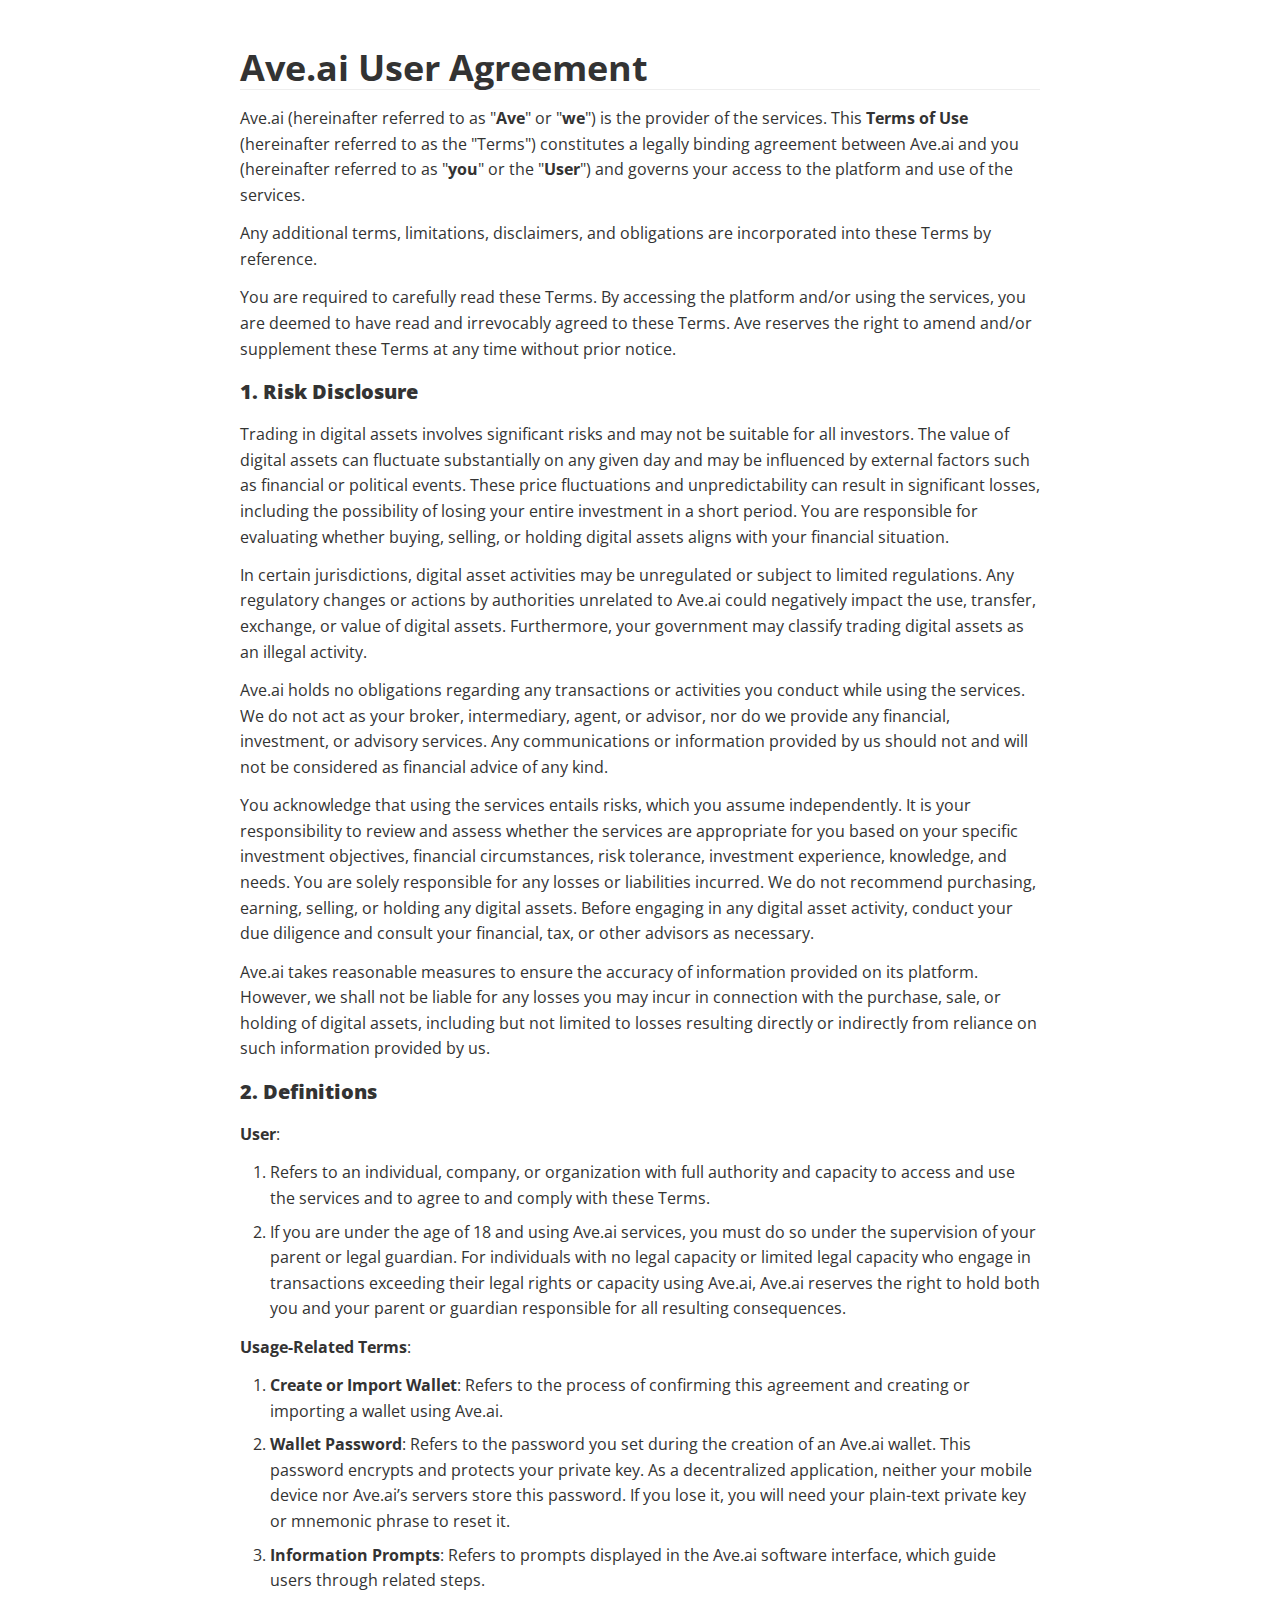
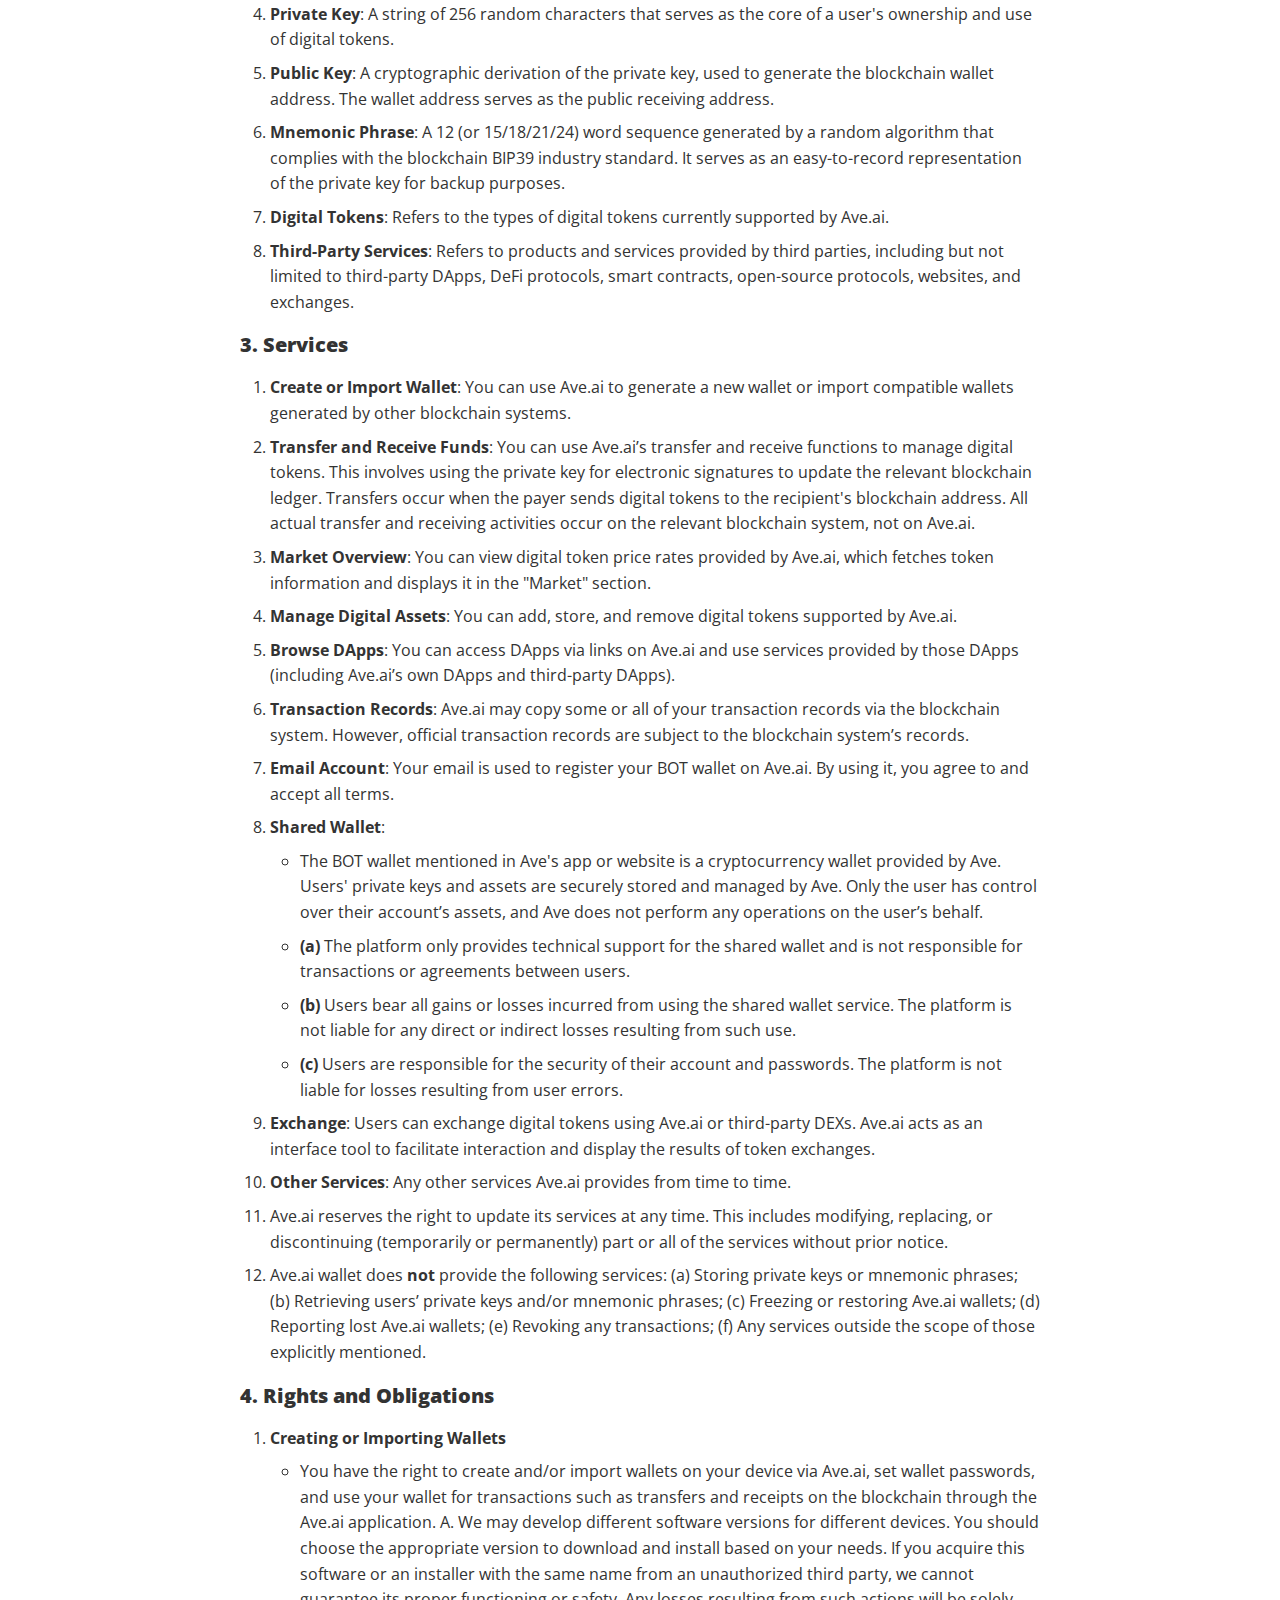
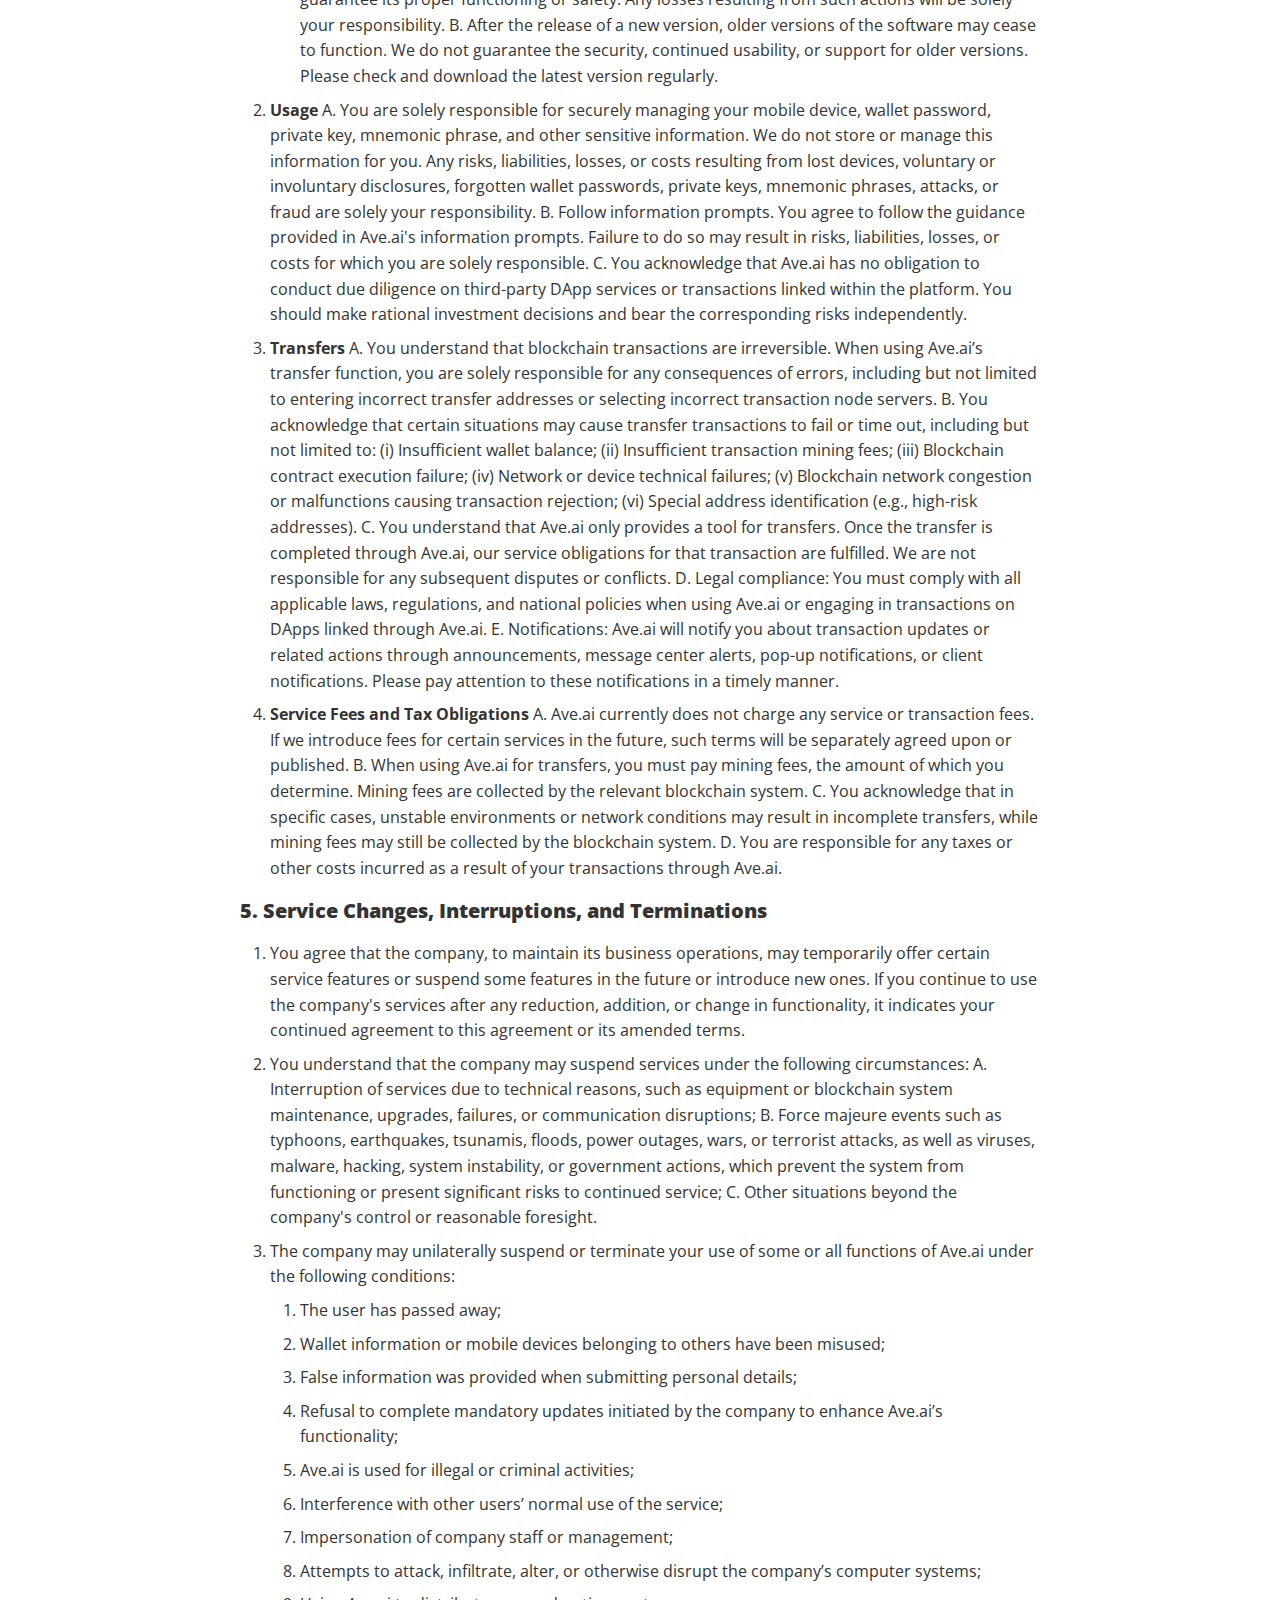
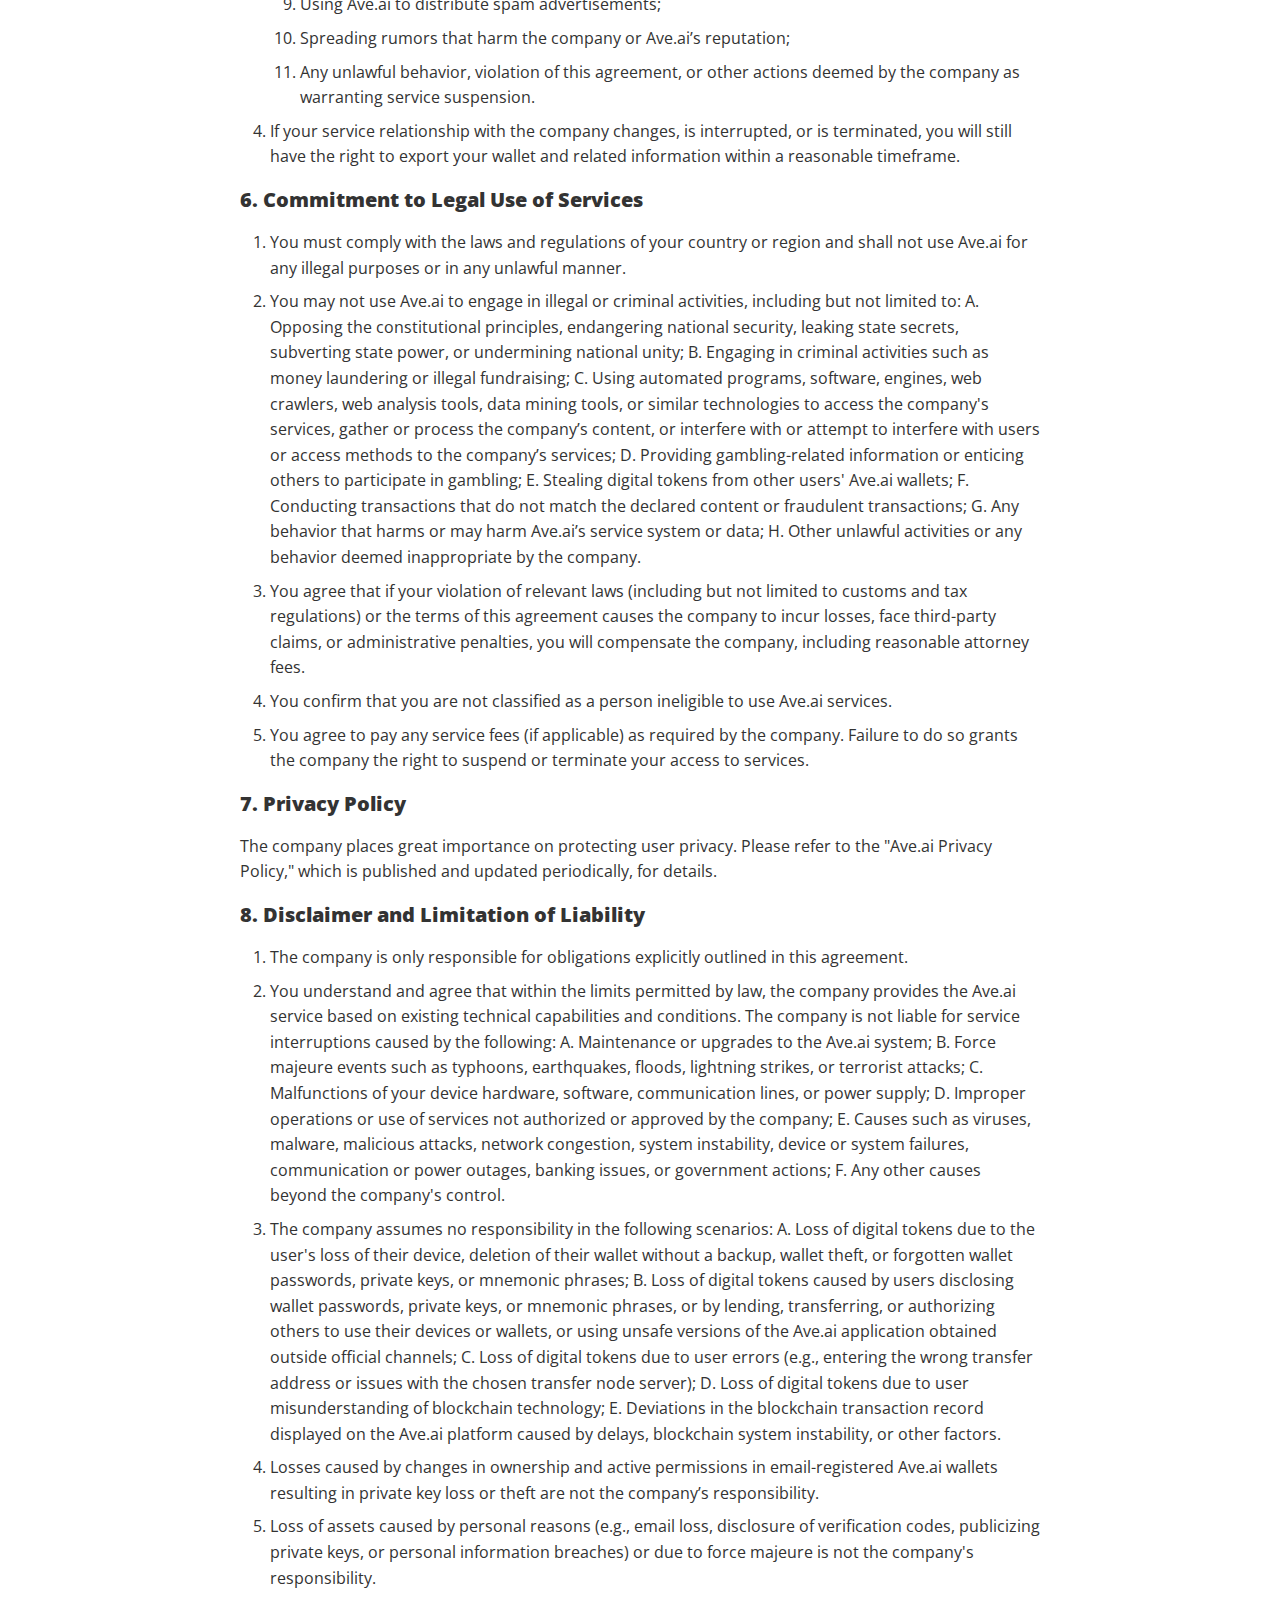
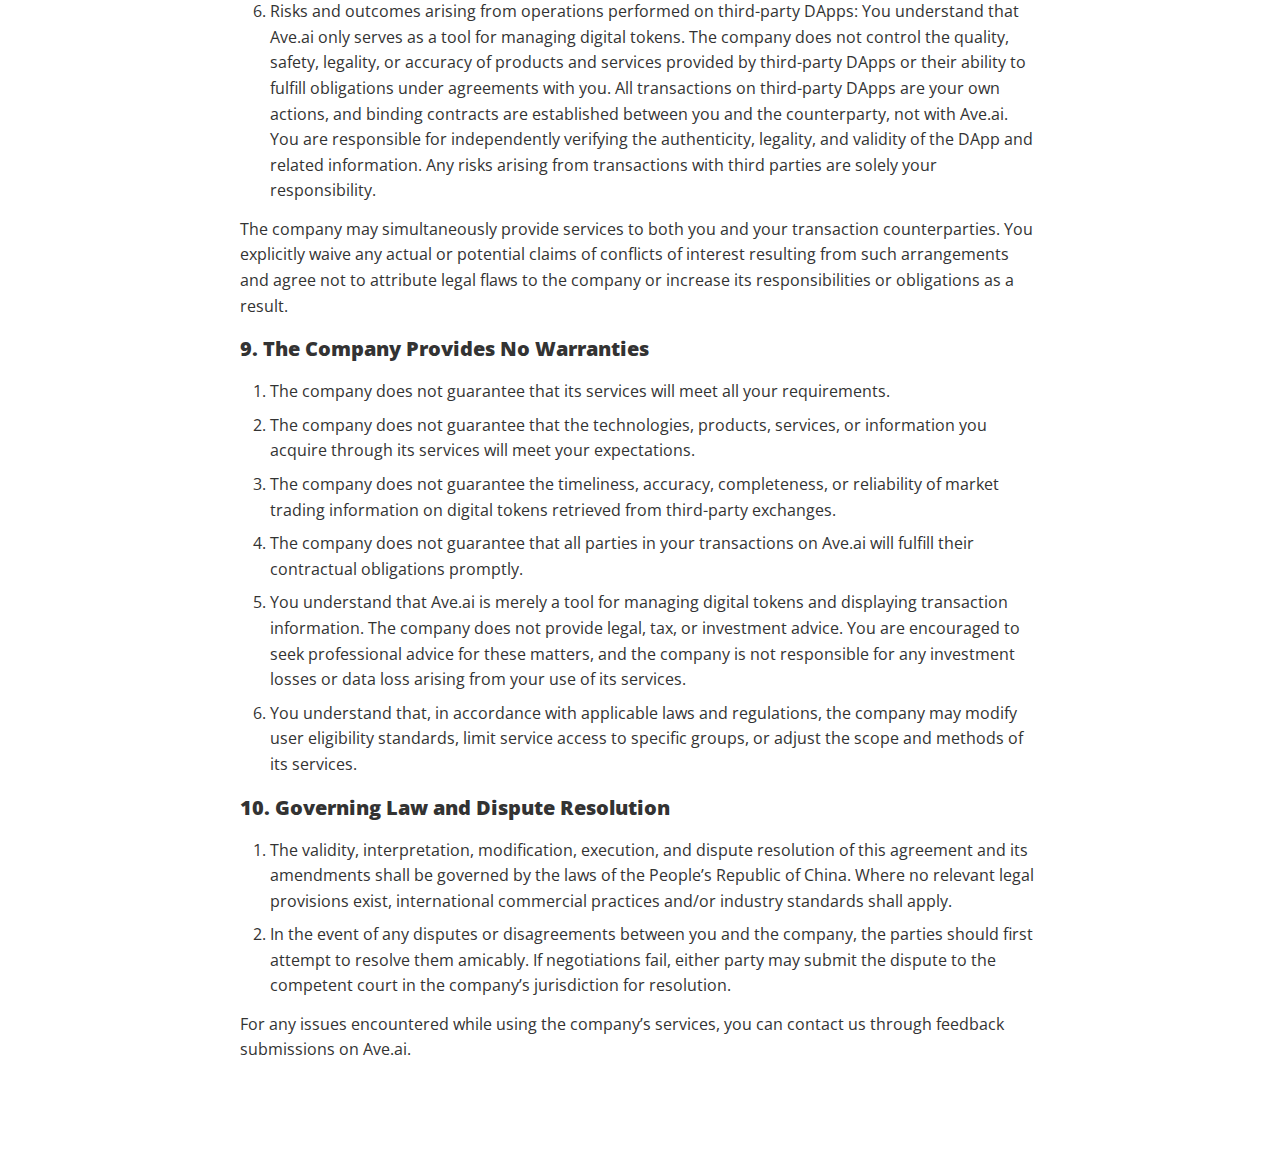
<file: user_agreement.html>
<!doctype html>
<html>
<head>
<meta charset='UTF-8'><meta name='viewport' content='width=device-width initial-scale=1'>
<title>Ave.ai User Agreement</title>

<link href='https://fonts.googleapis.com/css?family=Open+Sans:400italic,700italic,700,400&subset=latin,latin-ext' rel='stylesheet' type='text/css' /><style type='text/css'>html {overflow-x: initial !important;}:root { --bg-color: #ffffff; --text-color: #333333; --select-text-bg-color: #B5D6FC; --select-text-font-color: auto; --monospace: "Lucida Console",Consolas,"Courier",monospace; --title-bar-height: 20px; }
.mac-os-11 { --title-bar-height: 28px; }
html { font-size: 14px; background-color: var(--bg-color); color: var(--text-color); font-family: "Helvetica Neue", Helvetica, Arial, sans-serif; -webkit-font-smoothing: antialiased; }
h1, h2, h3, h4, h5 { white-space: pre-wrap; }
body { margin: 0px; padding: 0px; height: auto; inset: 0px; font-size: 1rem; line-height: 1.428571; overflow-x: hidden; background: inherit; tab-size: 4; }
iframe { margin: auto; }
a.url { word-break: break-all; }
a:active, a:hover { outline: 0px; }
.in-text-selection, ::selection { text-shadow: none; background: var(--select-text-bg-color); color: var(--select-text-font-color); }
#write { margin: 0px auto; height: auto; width: inherit; word-break: normal; overflow-wrap: break-word; position: relative; white-space: normal; overflow-x: visible; padding-top: 36px; }
#write.first-line-indent p { text-indent: 2em; }
#write.first-line-indent li p, #write.first-line-indent p * { text-indent: 0px; }
#write.first-line-indent li { margin-left: 2em; }
.for-image #write { padding-left: 8px; padding-right: 8px; }
body.typora-export { padding-left: 30px; padding-right: 30px; }
.typora-export .footnote-line, .typora-export li, .typora-export p { white-space: pre-wrap; }
.typora-export .task-list-item input { pointer-events: none; }
@media screen and (max-width: 500px) {
  body.typora-export { padding-left: 0px; padding-right: 0px; }
  #write { padding-left: 20px; padding-right: 20px; }
}
#write li > figure:last-child { margin-bottom: 0.5rem; }
#write ol, #write ul { position: relative; }
img { max-width: 100%; vertical-align: middle; image-orientation: from-image; }
button, input, select, textarea { color: inherit; font-style: inherit; font-variant-caps: inherit; font-weight: inherit; font-stretch: inherit; font-size: inherit; line-height: inherit; font-family: inherit; font-size-adjust: inherit; font-kerning: inherit; font-variant-alternates: inherit; font-variant-ligatures: inherit; font-variant-numeric: inherit; font-variant-east-asian: inherit; font-variant-position: inherit; font-feature-settings: inherit; font-optical-sizing: inherit; font-variation-settings: inherit; }
input[type="checkbox"], input[type="radio"] { line-height: normal; padding: 0px; }
*, ::after, ::before { box-sizing: border-box; }
#write h1, #write h2, #write h3, #write h4, #write h5, #write h6, #write p, #write pre { width: inherit; }
#write h1, #write h2, #write h3, #write h4, #write h5, #write h6, #write p { position: relative; }
p { line-height: inherit; }
h1, h2, h3, h4, h5, h6 { break-after: avoid-page; break-inside: avoid; orphans: 4; }
p { orphans: 4; }
h1 { font-size: 2rem; }
h2 { font-size: 1.8rem; }
h3 { font-size: 1.6rem; }
h4 { font-size: 1.4rem; }
h5 { font-size: 1.2rem; }
h6 { font-size: 1rem; }
.md-math-block, .md-rawblock, h1, h2, h3, h4, h5, h6, p { margin-top: 1rem; margin-bottom: 1rem; }
.hidden { display: none; }
.md-blockmeta { color: rgb(204, 204, 204); font-weight: 700; font-style: italic; }
a { cursor: pointer; }
sup.md-footnote { padding: 2px 4px; background-color: rgba(238, 238, 238, 0.7); color: rgb(85, 85, 85); border-radius: 4px; cursor: pointer; }
sup.md-footnote a, sup.md-footnote a:hover { color: inherit; text-transform: inherit; text-decoration: inherit; }
#write input[type="checkbox"] { cursor: pointer; width: inherit; height: inherit; }
figure { overflow-x: auto; margin: 1.2em 0px; max-width: calc(100% + 16px); padding: 0px; }
figure > table { margin: 0px; }
thead, tr { break-inside: avoid; break-after: auto; }
thead { display: table-header-group; }
table { border-collapse: collapse; border-spacing: 0px; width: 100%; overflow: auto; break-inside: auto; text-align: left; }
table.md-table td { min-width: 32px; }
.CodeMirror-gutters { border-right-width: 0px; border-right-style: none; border-right-color: currentcolor; background-color: inherit; }
.CodeMirror-linenumber { -webkit-user-select: none; }
.CodeMirror { text-align: left; }
.CodeMirror-placeholder { opacity: 0.3; }
.CodeMirror pre { padding: 0px 4px; }
.CodeMirror-lines { padding: 0px; }
div.hr:focus { cursor: none; }
#write pre { white-space: pre-wrap; }
#write.fences-no-line-wrapping pre { white-space: pre; }
#write pre.ty-contain-cm { white-space: normal; }
.CodeMirror-gutters { margin-right: 4px; }
.md-fences { font-size: 0.9rem; display: block; break-inside: avoid; text-align: left; overflow: visible; white-space: pre; background: inherit; position: relative !important; }
.md-fences-adv-panel { width: 100%; margin-top: 10px; text-align: center; padding-top: 0px; padding-bottom: 8px; overflow-x: auto; }
#write .md-fences.mock-cm { white-space: pre-wrap; }
.md-fences.md-fences-with-lineno { padding-left: 0px; }
#write.fences-no-line-wrapping .md-fences.mock-cm { white-space: pre; overflow-x: auto; }
.md-fences.mock-cm.md-fences-with-lineno { padding-left: 8px; }
.CodeMirror-line, twitterwidget { break-inside: avoid; }
svg { break-inside: avoid; }
.footnotes { opacity: 0.8; font-size: 0.9rem; margin-top: 1em; margin-bottom: 1em; }
.footnotes + .footnotes { margin-top: 0px; }
.md-reset { margin: 0px; padding: 0px; border: 0px; outline: 0px; vertical-align: top; background: 0px 0px; text-decoration: none; text-shadow: none; float: none; position: static; width: auto; height: auto; white-space: nowrap; cursor: inherit; line-height: normal; font-weight: 400; text-align: left; box-sizing: content-box; direction: ltr; }
li div { padding-top: 0px; }
blockquote { margin: 1rem 0px; }
li .mathjax-block, li p { margin: 0.5rem 0px; }
li blockquote { margin: 1rem 0px; }
li { margin: 0px; position: relative; }
blockquote > :last-child { margin-bottom: 0px; }
blockquote > :first-child, li > :first-child { margin-top: 0px; }
.footnotes-area { color: rgb(136, 136, 136); margin-top: 0.714rem; padding-bottom: 0.143rem; white-space: normal; }
#write .footnote-line { white-space: pre-wrap; }
@media print {
  body, html { border: 1px solid transparent; height: 99%; break-after: avoid; break-before: avoid; font-variant-ligatures: no-common-ligatures; }
  #write { margin-top: 0px; border-color: transparent !important; padding-top: 0px !important; padding-bottom: 0px !important; }
  .typora-export * { print-color-adjust: exact; }
  .typora-export #write { break-after: avoid; }
  .typora-export #write::after { height: 0px; }
  .is-mac table { break-inside: avoid; }
  #write > p:nth-child(1) { margin-top: 0px; }
  .typora-export-show-outline .typora-export-sidebar { display: none; }
  figure { overflow-x: visible; }
}
.footnote-line { margin-top: 0.714em; font-size: 0.7em; }
a img, img a { cursor: pointer; }
pre.md-meta-block { font-size: 0.8rem; min-height: 0.8rem; white-space: pre-wrap; background: rgb(204, 204, 204); display: block; overflow-x: hidden; }
p > .md-image:only-child:not(.md-img-error) img, p > img:only-child { display: block; margin: auto; }
#write.first-line-indent p > .md-image:only-child:not(.md-img-error) img { left: -2em; position: relative; }
p > .md-image:only-child { display: inline-block; width: 100%; }
#write .MathJax_Display { margin: 0.8em 0px 0px; }
.md-math-block { width: 100%; }
.md-math-block:not(:empty)::after { display: none; }
.MathJax_ref { fill: currentcolor; }
[contenteditable="true"]:active, [contenteditable="true"]:focus, [contenteditable="false"]:active, [contenteditable="false"]:focus { outline: 0px; box-shadow: none; }
.md-task-list-item { position: relative; list-style-type: none; }
.task-list-item.md-task-list-item { padding-left: 0px; }
.md-task-list-item > input { position: absolute; top: 0px; left: 0px; margin-left: -1.2em; margin-top: calc(1em - 10px); border: medium; }
.math { font-size: 1rem; }
.md-toc { min-height: 3.58rem; position: relative; font-size: 0.9rem; border-radius: 10px; }
.md-toc-content { position: relative; margin-left: 0px; }
.md-toc-content::after, .md-toc::after { display: none; }
.md-toc-item { display: block; color: rgb(65, 131, 196); }
.md-toc-item a { text-decoration: none; }
.md-toc-inner:hover { text-decoration: underline; }
.md-toc-inner { display: inline-block; cursor: pointer; }
.md-toc-h1 .md-toc-inner { margin-left: 0px; font-weight: 700; }
.md-toc-h2 .md-toc-inner { margin-left: 2em; }
.md-toc-h3 .md-toc-inner { margin-left: 4em; }
.md-toc-h4 .md-toc-inner { margin-left: 6em; }
.md-toc-h5 .md-toc-inner { margin-left: 8em; }
.md-toc-h6 .md-toc-inner { margin-left: 10em; }
@media screen and (max-width: 48em) {
  .md-toc-h3 .md-toc-inner { margin-left: 3.5em; }
  .md-toc-h4 .md-toc-inner { margin-left: 5em; }
  .md-toc-h5 .md-toc-inner { margin-left: 6.5em; }
  .md-toc-h6 .md-toc-inner { margin-left: 8em; }
}
a.md-toc-inner { font-size: inherit; font-style: inherit; font-weight: inherit; line-height: inherit; }
.footnote-line a:not(.reversefootnote) { color: inherit; }
.reversefootnote { font-family: ui-monospace, sans-serif; }
.md-attr { display: none; }
.md-fn-count::after { content: "."; }
code, pre, samp, tt { font-family: var(--monospace); }
kbd { margin: 0px 0.1em; padding: 0.1em 0.6em; font-size: 0.8em; color: rgb(36, 39, 41); background: rgb(255, 255, 255); border: 1px solid rgb(173, 179, 185); border-radius: 3px; box-shadow: rgba(12, 13, 14, 0.2) 0px 1px 0px, rgb(255, 255, 255) 0px 0px 0px 2px inset; white-space: nowrap; vertical-align: middle; }
.md-comment { color: rgb(162, 127, 3); opacity: 0.6; font-family: var(--monospace); }
code { text-align: left; vertical-align: initial; }
a.md-print-anchor { white-space: pre !important; border-width: medium !important; border-style: none !important; border-color: currentcolor !important; display: inline-block !important; position: absolute !important; width: 1px !important; right: 0px !important; outline: 0px !important; background: 0px 0px !important; text-decoration: initial !important; text-shadow: initial !important; }
.os-windows.monocolor-emoji .md-emoji { font-family: "Segoe UI Symbol", sans-serif; }
.md-diagram-panel > svg { max-width: 100%; }
[lang="flow"] svg, [lang="mermaid"] svg { max-width: 100%; height: auto; }
[lang="mermaid"] .node text { font-size: 1rem; }
table tr th { border-bottom-width: 0px; border-bottom-style: none; border-bottom-color: currentcolor; }
video { max-width: 100%; display: block; margin: 0px auto; }
iframe { max-width: 100%; width: 100%; border: medium; }
.highlight td, .highlight tr { border: 0px; }
mark { background: rgb(255, 255, 0); color: rgb(0, 0, 0); }
.md-html-inline .md-plain, .md-html-inline strong, mark .md-inline-math, mark strong { color: inherit; }
.md-expand mark .md-meta { opacity: 0.3 !important; }
mark .md-meta { color: rgb(0, 0, 0); }
@media print {
  .typora-export h1, .typora-export h2, .typora-export h3, .typora-export h4, .typora-export h5, .typora-export h6 { break-inside: avoid; }
}
.md-diagram-panel .messageText { stroke: none !important; }
.md-diagram-panel .start-state { fill: var(--node-fill); }
.md-diagram-panel .edgeLabel rect { opacity: 1 !important; }
.md-fences.md-fences-math { font-size: 1em; }
.md-fences-advanced:not(.md-focus) { padding: 0px; white-space: nowrap; border: 0px; }
.md-fences-advanced:not(.md-focus) { background: inherit; }
.typora-export-show-outline .typora-export-content { max-width: 1440px; margin: auto; display: flex; flex-direction: row; }
.typora-export-sidebar { width: 300px; font-size: 0.8rem; margin-top: 80px; margin-right: 18px; }
.typora-export-show-outline #write { --webkit-flex: 2; flex: 2 1 0%; }
.typora-export-sidebar .outline-content { position: fixed; top: 0px; max-height: 100%; overflow: hidden auto; padding-bottom: 30px; padding-top: 60px; width: 300px; }
@media screen and (max-width: 1024px) {
  .typora-export-sidebar, .typora-export-sidebar .outline-content { width: 240px; }
}
@media screen and (max-width: 800px) {
  .typora-export-sidebar { display: none; }
}
.outline-content li, .outline-content ul { margin-left: 0px; margin-right: 0px; padding-left: 0px; padding-right: 0px; list-style: none; overflow-wrap: anywhere; }
.outline-content ul { margin-top: 0px; margin-bottom: 0px; }
.outline-content strong { font-weight: 400; }
.outline-expander { width: 1rem; height: 1.428571rem; position: relative; display: table-cell; vertical-align: middle; cursor: pointer; padding-left: 4px; }
.outline-expander::before { content: ""; position: relative; font-family: Ionicons; display: inline-block; font-size: 8px; vertical-align: middle; }
.outline-item { padding-top: 3px; padding-bottom: 3px; cursor: pointer; }
.outline-expander:hover::before { content: ""; }
.outline-h1 > .outline-item { padding-left: 0px; }
.outline-h2 > .outline-item { padding-left: 1em; }
.outline-h3 > .outline-item { padding-left: 2em; }
.outline-h4 > .outline-item { padding-left: 3em; }
.outline-h5 > .outline-item { padding-left: 4em; }
.outline-h6 > .outline-item { padding-left: 5em; }
.outline-label { cursor: pointer; display: table-cell; vertical-align: middle; text-decoration: none; color: inherit; }
.outline-label:hover { text-decoration: underline; }
.outline-item:hover { border-color: rgb(245, 245, 245); background-color: var(--item-hover-bg-color); }
.outline-item:hover { margin-left: -28px; margin-right: -28px; border-left-width: 28px; border-left-style: solid; border-left-color: transparent; border-right-width: 28px; border-right-style: solid; border-right-color: transparent; }
.outline-item-single .outline-expander::before, .outline-item-single .outline-expander:hover::before { display: none; }
.outline-item-open > .outline-item > .outline-expander::before { content: ""; }
.outline-children { display: none; }
.info-panel-tab-wrapper { display: none; }
.outline-item-open > .outline-children { display: block; }
.typora-export .outline-item { padding-top: 1px; padding-bottom: 1px; }
.typora-export .outline-item:hover { margin-right: -8px; border-right-width: 8px; border-right-style: solid; border-right-color: transparent; }
.typora-export .outline-expander::before { content: "+"; font-family: inherit; top: -1px; }
.typora-export .outline-expander:hover::before, .typora-export .outline-item-open > .outline-item > .outline-expander::before { content: "−"; }
.typora-export-collapse-outline .outline-children { display: none; }
.typora-export-collapse-outline .outline-item-open > .outline-children, .typora-export-no-collapse-outline .outline-children { display: block; }
.typora-export-no-collapse-outline .outline-expander::before { content: "" !important; }
.typora-export-show-outline .outline-item-active > .outline-item .outline-label { font-weight: 700; }
.md-inline-math-container mjx-container { zoom: 0.95; }
mjx-container { break-inside: avoid; }


:root {
    --side-bar-bg-color: #fafafa;
    --control-text-color: #777;
}

@include-when-export url(https://fonts.googleapis.com/css?family=Open+Sans:400italic,700italic,700,400&subset=latin,latin-ext);

/* open-sans-regular - latin-ext_latin */
  /* open-sans-italic - latin-ext_latin */
    /* open-sans-700 - latin-ext_latin */
    /* open-sans-700italic - latin-ext_latin */
  html {
    font-size: 16px;
    -webkit-font-smoothing: antialiased;
}

body {
    font-family: "Open Sans","Clear Sans", "Helvetica Neue", Helvetica, Arial, 'Segoe UI Emoji', sans-serif;
    color: rgb(51, 51, 51);
    line-height: 1.6;
}

#write {
    max-width: 860px;
  	margin: 0 auto;
  	padding: 30px;
    padding-bottom: 100px;
}

@media only screen and (min-width: 1400px) {
	#write {
		max-width: 1024px;
	}
}

@media only screen and (min-width: 1800px) {
	#write {
		max-width: 1200px;
	}
}

#write > ul:first-child,
#write > ol:first-child{
    margin-top: 30px;
}

a {
    color: #4183C4;
}
h1,
h2,
h3,
h4,
h5,
h6 {
    position: relative;
    margin-top: 1rem;
    margin-bottom: 1rem;
    font-weight: bold;
    line-height: 1.4;
    cursor: text;
}
h1:hover a.anchor,
h2:hover a.anchor,
h3:hover a.anchor,
h4:hover a.anchor,
h5:hover a.anchor,
h6:hover a.anchor {
    text-decoration: none;
}
h1 tt,
h1 code {
    font-size: inherit;
}
h2 tt,
h2 code {
    font-size: inherit;
}
h3 tt,
h3 code {
    font-size: inherit;
}
h4 tt,
h4 code {
    font-size: inherit;
}
h5 tt,
h5 code {
    font-size: inherit;
}
h6 tt,
h6 code {
    font-size: inherit;
}
h1 {
    font-size: 2.25em;
    line-height: 1.2;
    border-bottom: 1px solid #eee;
}
h2 {
    font-size: 1.75em;
    line-height: 1.225;
    border-bottom: 1px solid #eee;
}

/*@media print {
    .typora-export h1,
    .typora-export h2 {
        border-bottom: none;
        padding-bottom: initial;
    }

    .typora-export h1::after,
    .typora-export h2::after {
        content: "";
        display: block;
        height: 100px;
        margin-top: -96px;
        border-top: 1px solid #eee;
    }
}*/

h3 {
    font-size: 1.5em;
    line-height: 1.43;
}
h4 {
    font-size: 1.25em;
}
h5 {
    font-size: 1em;
}
h6 {
   font-size: 1em;
    color: #777;
}
p,
blockquote,
ul,
ol,
dl,
table{
    margin: 0.8em 0;
}
li>ol,
li>ul {
    margin: 0 0;
}
hr {
    height: 2px;
    padding: 0;
    margin: 16px 0;
    background-color: #e7e7e7;
    border: 0 none;
    overflow: hidden;
    box-sizing: content-box;
}

li p.first {
    display: inline-block;
}
ul,
ol {
    padding-left: 30px;
}
ul:first-child,
ol:first-child {
    margin-top: 0;
}
ul:last-child,
ol:last-child {
    margin-bottom: 0;
}
blockquote {
    border-left: 4px solid #dfe2e5;
    padding: 0 15px;
    color: #777777;
}
blockquote blockquote {
    padding-right: 0;
}
table {
    padding: 0;
    word-break: initial;
}
table tr {
    border: 1px solid #dfe2e5;
    margin: 0;
    padding: 0;
}
table tr:nth-child(2n),
thead {
    background-color: #f8f8f8;
}
table th {
    font-weight: bold;
    border: 1px solid #dfe2e5;
    border-bottom: 0;
    margin: 0;
    padding: 6px 13px;
}
table td {
    border: 1px solid #dfe2e5;
    margin: 0;
    padding: 6px 13px;
}
table th:first-child,
table td:first-child {
    margin-top: 0;
}
table th:last-child,
table td:last-child {
    margin-bottom: 0;
}

.CodeMirror-lines {
    padding-left: 4px;
}

.code-tooltip {
    box-shadow: 0 1px 1px 0 rgba(0,28,36,.3);
    border-top: 1px solid #eef2f2;
}

.md-fences,
code,
tt {
    border: 1px solid #e7eaed;
    background-color: #f8f8f8;
    border-radius: 3px;
    padding: 0;
    padding: 2px 4px 0px 4px;
    font-size: 0.9em;
}

code {
    background-color: #f3f4f4;
    padding: 0 2px 0 2px;
}

.md-fences {
    margin-bottom: 15px;
    margin-top: 15px;
    padding-top: 8px;
    padding-bottom: 6px;
}


.md-task-list-item > input {
  margin-left: -1.3em;
}

@media print {
    html {
        font-size: 13px;
    }
    pre {
        page-break-inside: avoid;
        word-wrap: break-word;
    }
}

.md-fences {
	background-color: #f8f8f8;
}
#write pre.md-meta-block {
	padding: 1rem;
    font-size: 85%;
    line-height: 1.45;
    background-color: #f7f7f7;
    border: 0;
    border-radius: 3px;
    color: #777777;
    margin-top: 0 !important;
}

.mathjax-block>.code-tooltip {
	bottom: .375rem;
}

.md-mathjax-midline {
    background: #fafafa;
}

#write>h3.md-focus:before{
	left: -1.5625rem;
	top: .375rem;
}
#write>h4.md-focus:before{
	left: -1.5625rem;
	top: .285714286rem;
}
#write>h5.md-focus:before{
	left: -1.5625rem;
	top: .285714286rem;
}
#write>h6.md-focus:before{
	left: -1.5625rem;
	top: .285714286rem;
}
.md-image>.md-meta {
    /*border: 1px solid #ddd;*/
    border-radius: 3px;
    padding: 2px 0px 0px 4px;
    font-size: 0.9em;
    color: inherit;
}

.md-tag {
    color: #a7a7a7;
    opacity: 1;
}

.md-toc { 
    margin-top:20px;
    padding-bottom:20px;
}

.sidebar-tabs {
    border-bottom: none;
}

#typora-quick-open {
    border: 1px solid #ddd;
    background-color: #f8f8f8;
}

#typora-quick-open-item {
    background-color: #FAFAFA;
    border-color: #FEFEFE #e5e5e5 #e5e5e5 #eee;
    border-style: solid;
    border-width: 1px;
}

/** focus mode */
.on-focus-mode blockquote {
    border-left-color: rgba(85, 85, 85, 0.12);
}

header, .context-menu, .megamenu-content, footer{
    font-family: "Segoe UI", "Arial", sans-serif;
}

.file-node-content:hover .file-node-icon,
.file-node-content:hover .file-node-open-state{
    visibility: visible;
}

.mac-seamless-mode #typora-sidebar {
    background-color: #fafafa;
    background-color: var(--side-bar-bg-color);
}

.md-lang {
    color: #b4654d;
}

/*.html-for-mac {
    --item-hover-bg-color: #E6F0FE;
}*/

#md-notification .btn {
    border: 0;
}

.dropdown-menu .divider {
    border-color: #e5e5e5;
    opacity: 0.4;
}

.ty-preferences .window-content {
    background-color: #fafafa;
}

.ty-preferences .nav-group-item.active {
    color: white;
    background: #999;
}

.menu-item-container a.menu-style-btn {
    background-color: #f5f8fa;
    background-image: linear-gradient( 180deg , hsla(0, 0%, 100%, 0.8), hsla(0, 0%, 100%, 0)); 
}


 @media print { @page {margin: 0 0 0 0;} body.typora-export {padding-left: 0; padding-right: 0;} #write {padding:0;}}
</style><title>Ave.ai User Agreement</title>
</head>
<body class='typora-export'><div class='typora-export-content'>
<div id='write'  class=''><h1 id='aveai-user-agreement'><span>Ave.ai User Agreement</span></h1><p><span>Ave.ai (hereinafter referred to as &quot;</span><strong><span>Ave</span></strong><span>&quot; or &quot;</span><strong><span>we</span></strong><span>&quot;) is the provider of the services. This </span><strong><span>Terms of Use</span></strong><span> (hereinafter referred to as the &quot;Terms&quot;) constitutes a legally binding agreement between Ave.ai and you (hereinafter referred to as &quot;</span><strong><span>you</span></strong><span>&quot; or the &quot;</span><strong><span>User</span></strong><span>&quot;) and governs your access to the platform and use of the services.</span></p><p><span>Any additional terms, limitations, disclaimers, and obligations are incorporated into these Terms by reference.</span></p><p><span>You are required to carefully read these Terms. By accessing the platform and/or using the services, you are deemed to have read and irrevocably agreed to these Terms. Ave reserves the right to amend and/or supplement these Terms at any time without prior notice.</span></p><h4 id='1-risk-disclosure'><strong><span>1. Risk Disclosure</span></strong></h4><p><span>Trading in digital assets involves significant risks and may not be suitable for all investors. The value of digital assets can fluctuate substantially on any given day and may be influenced by external factors such as financial or political events. These price fluctuations and unpredictability can result in significant losses, including the possibility of losing your entire investment in a short period. You are responsible for evaluating whether buying, selling, or holding digital assets aligns with your financial situation.</span></p><p><span>In certain jurisdictions, digital asset activities may be unregulated or subject to limited regulations. Any regulatory changes or actions by authorities unrelated to Ave.ai could negatively impact the use, transfer, exchange, or value of digital assets. Furthermore, your government may classify trading digital assets as an illegal activity.</span></p><p><span>Ave.ai holds no obligations regarding any transactions or activities you conduct while using the services. We do not act as your broker, intermediary, agent, or advisor, nor do we provide any financial, investment, or advisory services. Any communications or information provided by us should not and will not be considered as financial advice of any kind.</span></p><p><span>You acknowledge that using the services entails risks, which you assume independently. It is your responsibility to review and assess whether the services are appropriate for you based on your specific investment objectives, financial circumstances, risk tolerance, investment experience, knowledge, and needs. You are solely responsible for any losses or liabilities incurred. We do not recommend purchasing, earning, selling, or holding any digital assets. Before engaging in any digital asset activity, conduct your due diligence and consult your financial, tax, or other advisors as necessary.</span></p><p><span>Ave.ai takes reasonable measures to ensure the accuracy of information provided on its platform. However, we shall not be liable for any losses you may incur in connection with the purchase, sale, or holding of digital assets, including but not limited to losses resulting directly or indirectly from reliance on such information provided by us.</span></p><h4 id='2-definitions'><strong><span>2. Definitions</span></strong></h4><p><strong><span>User</span></strong><span>:</span></p><ol><li><p><span>Refers to an individual, company, or organization with full authority and capacity to access and use the services and to agree to and comply with these Terms.</span></p></li><li><p><span>If you are under the age of 18 and using Ave.ai services, you must do so under the supervision of your parent or legal guardian. For individuals with no legal capacity or limited legal capacity who engage in transactions exceeding their legal rights or capacity using Ave.ai, Ave.ai reserves the right to hold both you and your parent or guardian responsible for all resulting consequences.</span></p></li></ol><p><strong><span>Usage-Related Terms</span></strong><span>:</span></p><ol><li><p><strong><span>Create or Import Wallet</span></strong><span>: Refers to the process of confirming this agreement and creating or importing a wallet using Ave.ai.</span></p></li><li><p><strong><span>Wallet Password</span></strong><span>: Refers to the password you set during the creation of an Ave.ai wallet. This password encrypts and protects your private key. As a decentralized application, neither your mobile device nor Ave.ai’s servers store this password. If you lose it, you will need your plain-text private key or mnemonic phrase to reset it.</span></p></li><li><p><strong><span>Information Prompts</span></strong><span>: Refers to prompts displayed in the Ave.ai software interface, which guide users through related steps.</span></p></li><li><p><strong><span>Private Key</span></strong><span>: A string of 256 random characters that serves as the core of a user&#39;s ownership and use of digital tokens.</span></p></li><li><p><strong><span>Public Key</span></strong><span>: A cryptographic derivation of the private key, used to generate the blockchain wallet address. The wallet address serves as the public receiving address.</span></p></li><li><p><strong><span>Mnemonic Phrase</span></strong><span>: A 12 (or 15/18/21/24) word sequence generated by a random algorithm that complies with the blockchain BIP39 industry standard. It serves as an easy-to-record representation of the private key for backup purposes.</span></p></li><li><p><strong><span>Digital Tokens</span></strong><span>: Refers to the types of digital tokens currently supported by Ave.ai.</span></p></li><li><p><strong><span>Third-Party Services</span></strong><span>: Refers to products and services provided by third parties, including but not limited to third-party DApps, DeFi protocols, smart contracts, open-source protocols, websites, and exchanges.</span></p></li></ol><h4 id='3-services'><strong><span>3. Services</span></strong></h4><ol><li><p><strong><span>Create or Import Wallet</span></strong><span>: You can use Ave.ai to generate a new wallet or import compatible wallets generated by other blockchain systems.</span></p></li><li><p><strong><span>Transfer and Receive Funds</span></strong><span>: You can use Ave.ai’s transfer and receive functions to manage digital tokens. This involves using the private key for electronic signatures to update the relevant blockchain ledger. Transfers occur when the payer sends digital tokens to the recipient&#39;s blockchain address. All actual transfer and receiving activities occur on the relevant blockchain system, not on Ave.ai.</span></p></li><li><p><strong><span>Market Overview</span></strong><span>: You can view digital token price rates provided by Ave.ai, which fetches token information and displays it in the &quot;Market&quot; section.</span></p></li><li><p><strong><span>Manage Digital Assets</span></strong><span>: You can add, store, and remove digital tokens supported by Ave.ai.</span></p></li><li><p><strong><span>Browse DApps</span></strong><span>: You can access DApps via links on Ave.ai and use services provided by those DApps (including Ave.ai’s own DApps and third-party DApps).</span></p></li><li><p><strong><span>Transaction Records</span></strong><span>: Ave.ai may copy some or all of your transaction records via the blockchain system. However, official transaction records are subject to the blockchain system’s records.</span></p></li><li><p><strong><span>Email Account</span></strong><span>: Your email is used to register your BOT wallet on Ave.ai. By using it, you agree to and accept all terms.</span></p></li><li><p><strong><span>Shared Wallet</span></strong><span>:</span></p><ul><li><p><span>The BOT wallet mentioned in Ave&#39;s app or website is a cryptocurrency wallet provided by Ave. Users&#39; private keys and assets are securely stored and managed by Ave. Only the user has control over their account’s assets, and Ave does not perform any operations on the user’s behalf.</span></p></li><li><p><strong><span>(a)</span></strong><span> The platform only provides technical support for the shared wallet and is not responsible for transactions or agreements between users.</span></p></li><li><p><strong><span>(b)</span></strong><span> Users bear all gains or losses incurred from using the shared wallet service. The platform is not liable for any direct or indirect losses resulting from such use.</span></p></li><li><p><strong><span>(c)</span></strong><span> Users are responsible for the security of their account and passwords. The platform is not liable for losses resulting from user errors.</span></p></li></ul></li><li><p><strong><span>Exchange</span></strong><span>: Users can exchange digital tokens using Ave.ai or third-party DEXs. Ave.ai acts as an interface tool to facilitate interaction and display the results of token exchanges.</span></p></li><li><p><strong><span>Other Services</span></strong><span>: Any other services Ave.ai provides from time to time.</span></p></li><li><p><span>Ave.ai reserves the right to update its services at any time. This includes modifying, replacing, or discontinuing (temporarily or permanently) part or all of the services without prior notice.</span></p></li><li><p><span>Ave.ai wallet does </span><strong><span>not</span></strong><span> provide the following services: (a) Storing private keys or mnemonic phrases; (b) Retrieving users’ private keys and/or mnemonic phrases; (c) Freezing or restoring Ave.ai wallets; (d) Reporting lost Ave.ai wallets; (e) Revoking any transactions; (f) Any services outside the scope of those explicitly mentioned.</span></p></li></ol><h4 id='4-rights-and-obligations'><strong><span>4. Rights and Obligations</span></strong></h4><ol><li><p><strong><span>Creating or Importing Wallets</span></strong></p><ul><li><p><span>You have the right to create and/or import wallets on your device via Ave.ai, set wallet passwords, and use your wallet for transactions such as transfers and receipts on the blockchain through the Ave.ai application. A. We may develop different software versions for different devices. You should choose the appropriate version to download and install based on your needs. If you acquire this software or an installer with the same name from an unauthorized third party, we cannot guarantee its proper functioning or safety. Any losses resulting from such actions will be solely your responsibility. B. After the release of a new version, older versions of the software may cease to function. We do not guarantee the security, continued usability, or support for older versions. Please check and download the latest version regularly.</span></p></li></ul></li><li><p><strong><span>Usage</span></strong><span> A. You are solely responsible for securely managing your mobile device, wallet password, private key, mnemonic phrase, and other sensitive information. We do not store or manage this information for you. Any risks, liabilities, losses, or costs resulting from lost devices, voluntary or involuntary disclosures, forgotten wallet passwords, private keys, mnemonic phrases, attacks, or fraud are solely your responsibility. B. Follow information prompts. You agree to follow the guidance provided in Ave.ai&#39;s information prompts. Failure to do so may result in risks, liabilities, losses, or costs for which you are solely responsible. C. You acknowledge that Ave.ai has no obligation to conduct due diligence on third-party DApp services or transactions linked within the platform. You should make rational investment decisions and bear the corresponding risks independently.</span></p></li><li><p><strong><span>Transfers</span></strong><span> A. You understand that blockchain transactions are irreversible. When using Ave.ai’s transfer function, you are solely responsible for any consequences of errors, including but not limited to entering incorrect transfer addresses or selecting incorrect transaction node servers. B. You acknowledge that certain situations may cause transfer transactions to fail or time out, including but not limited to: (i) Insufficient wallet balance; (ii) Insufficient transaction mining fees; (iii) Blockchain contract execution failure; (iv) Network or device technical failures; (v) Blockchain network congestion or malfunctions causing transaction rejection; (vi) Special address identification (e.g., high-risk addresses). C. You understand that Ave.ai only provides a tool for transfers. Once the transfer is completed through Ave.ai, our service obligations for that transaction are fulfilled. We are not responsible for any subsequent disputes or conflicts. D. Legal compliance: You must comply with all applicable laws, regulations, and national policies when using Ave.ai or engaging in transactions on DApps linked through Ave.ai. E. Notifications: Ave.ai will notify you about transaction updates or related actions through announcements, message center alerts, pop-up notifications, or client notifications. Please pay attention to these notifications in a timely manner.</span></p></li><li><p><strong><span>Service Fees and Tax Obligations</span></strong><span> A. Ave.ai currently does not charge any service or transaction fees. If we introduce fees for certain services in the future, such terms will be separately agreed upon or published. B. When using Ave.ai for transfers, you must pay mining fees, the amount of which you determine. Mining fees are collected by the relevant blockchain system. C. You acknowledge that in specific cases, unstable environments or network conditions may result in incomplete transfers, while mining fees may still be collected by the blockchain system. D. You are responsible for any taxes or other costs incurred as a result of your transactions through Ave.ai.</span></p></li></ol><h4 id='5-service-changes-interruptions-and-terminations'><strong><span>5. Service Changes, Interruptions, and Terminations</span></strong></h4><ol><li><p><span>You agree that the company, to maintain its business operations, may temporarily offer certain service features or suspend some features in the future or introduce new ones. If you continue to use the company&#39;s services after any reduction, addition, or change in functionality, it indicates your continued agreement to this agreement or its amended terms.</span></p></li><li><p><span>You understand that the company may suspend services under the following circumstances: A. Interruption of services due to technical reasons, such as equipment or blockchain system maintenance, upgrades, failures, or communication disruptions; B. Force majeure events such as typhoons, earthquakes, tsunamis, floods, power outages, wars, or terrorist attacks, as well as viruses, malware, hacking, system instability, or government actions, which prevent the system from functioning or present significant risks to continued service; C. Other situations beyond the company&#39;s control or reasonable foresight.</span></p></li><li><p><span>The company may unilaterally suspend or terminate your use of some or all functions of Ave.ai under the following conditions:</span></p><ol><li><p><span>The user has passed away;</span></p></li><li><p><span>Wallet information or mobile devices belonging to others have been misused;</span></p></li><li><p><span>False information was provided when submitting personal details;</span></p></li><li><p><span>Refusal to complete mandatory updates initiated by the company to enhance Ave.ai’s functionality;</span></p></li><li><p><span>Ave.ai is used for illegal or criminal activities;</span></p></li><li><p><span>Interference with other users’ normal use of the service;</span></p></li><li><p><span>Impersonation of company staff or management;</span></p></li><li><p><span>Attempts to attack, infiltrate, alter, or otherwise disrupt the company’s computer systems;</span></p></li><li><p><span>Using Ave.ai to distribute spam advertisements;</span></p></li><li><p><span>Spreading rumors that harm the company or Ave.ai’s reputation;</span></p></li><li><p><span>Any unlawful behavior, violation of this agreement, or other actions deemed by the company as warranting service suspension.</span></p></li></ol></li><li><p><span>If your service relationship with the company changes, is interrupted, or is terminated, you will still have the right to export your wallet and related information within a reasonable timeframe.</span></p></li></ol><h4 id='6-commitment-to-legal-use-of-services'><strong><span>6. Commitment to Legal Use of Services</span></strong></h4><ol><li><p><span>You must comply with the laws and regulations of your country or region and shall not use Ave.ai for any illegal purposes or in any unlawful manner.</span></p></li><li><p><span>You may not use Ave.ai to engage in illegal or criminal activities, including but not limited to: A. Opposing the constitutional principles, endangering national security, leaking state secrets, subverting state power, or undermining national unity; B. Engaging in criminal activities such as money laundering or illegal fundraising; C. Using automated programs, software, engines, web crawlers, web analysis tools, data mining tools, or similar technologies to access the company&#39;s services, gather or process the company’s content, or interfere with or attempt to interfere with users or access methods to the company’s services; D. Providing gambling-related information or enticing others to participate in gambling; E. Stealing digital tokens from other users&#39; Ave.ai wallets; F. Conducting transactions that do not match the declared content or fraudulent transactions; G. Any behavior that harms or may harm Ave.ai’s service system or data; H. Other unlawful activities or any behavior deemed inappropriate by the company.</span></p></li><li><p><span>You agree that if your violation of relevant laws (including but not limited to customs and tax regulations) or the terms of this agreement causes the company to incur losses, face third-party claims, or administrative penalties, you will compensate the company, including reasonable attorney fees.</span></p></li><li><p><span>You confirm that you are not classified as a person ineligible to use Ave.ai services.</span></p></li><li><p><span>You agree to pay any service fees (if applicable) as required by the company. Failure to do so grants the company the right to suspend or terminate your access to services.</span></p></li></ol><h4 id='7-privacy-policy'><strong><span>7. Privacy Policy</span></strong></h4><p><span>The company places great importance on protecting user privacy. Please refer to the &quot;Ave.ai Privacy Policy,&quot; which is published and updated periodically, for details.</span></p><h4 id='8-disclaimer-and-limitation-of-liability'><strong><span>8. Disclaimer and Limitation of Liability</span></strong></h4><ol><li><p><span>The company is only responsible for obligations explicitly outlined in this agreement.</span></p></li><li><p><span>You understand and agree that within the limits permitted by law, the company provides the Ave.ai service based on existing technical capabilities and conditions. The company is not liable for service interruptions caused by the following: A. Maintenance or upgrades to the Ave.ai system; B. Force majeure events such as typhoons, earthquakes, floods, lightning strikes, or terrorist attacks; C. Malfunctions of your device hardware, software, communication lines, or power supply; D. Improper operations or use of services not authorized or approved by the company; E. Causes such as viruses, malware, malicious attacks, network congestion, system instability, device or system failures, communication or power outages, banking issues, or government actions; F. Any other causes beyond the company&#39;s control.</span></p></li><li><p><span>The company assumes no responsibility in the following scenarios: A. Loss of digital tokens due to the user&#39;s loss of their device, deletion of their wallet without a backup, wallet theft, or forgotten wallet passwords, private keys, or mnemonic phrases; B. Loss of digital tokens caused by users disclosing wallet passwords, private keys, or mnemonic phrases, or by lending, transferring, or authorizing others to use their devices or wallets, or using unsafe versions of the Ave.ai application obtained outside official channels; C. Loss of digital tokens due to user errors (e.g., entering the wrong transfer address or issues with the chosen transfer node server); D. Loss of digital tokens due to user misunderstanding of blockchain technology; E. Deviations in the blockchain transaction record displayed on the Ave.ai platform caused by delays, blockchain system instability, or other factors.</span></p></li><li><p><span>Losses caused by changes in ownership and active permissions in email-registered Ave.ai wallets resulting in private key loss or theft are not the company’s responsibility.</span></p></li><li><p><span>Loss of assets caused by personal reasons (e.g., email loss, disclosure of verification codes, publicizing private keys, or personal information breaches) or due to force majeure is not the company&#39;s responsibility.</span></p></li><li><p><span>Risks and outcomes arising from operations performed on third-party DApps: You understand that Ave.ai only serves as a tool for managing digital tokens. The company does not control the quality, safety, legality, or accuracy of products and services provided by third-party DApps or their ability to fulfill obligations under agreements with you. All transactions on third-party DApps are your own actions, and binding contracts are established between you and the counterparty, not with Ave.ai. You are responsible for independently verifying the authenticity, legality, and validity of the DApp and related information. Any risks arising from transactions with third parties are solely your responsibility.</span></p></li></ol><p><span>The company may simultaneously provide services to both you and your transaction counterparties. You explicitly waive any actual or potential claims of conflicts of interest resulting from such arrangements and agree not to attribute legal flaws to the company or increase its responsibilities or obligations as a result.</span></p><h4 id='9-the-company-provides-no-warranties'><strong><span>9. The Company Provides No Warranties</span></strong></h4><ol><li><p><span>The company does not guarantee that its services will meet all your requirements.</span></p></li><li><p><span>The company does not guarantee that the technologies, products, services, or information you acquire through its services will meet your expectations.</span></p></li><li><p><span>The company does not guarantee the timeliness, accuracy, completeness, or reliability of market trading information on digital tokens retrieved from third-party exchanges.</span></p></li><li><p><span>The company does not guarantee that all parties in your transactions on Ave.ai will fulfill their contractual obligations promptly.</span></p></li><li><p><span>You understand that Ave.ai is merely a tool for managing digital tokens and displaying transaction information. The company does not provide legal, tax, or investment advice. You are encouraged to seek professional advice for these matters, and the company is not responsible for any investment losses or data loss arising from your use of its services.</span></p></li><li><p><span>You understand that, in accordance with applicable laws and regulations, the company may modify user eligibility standards, limit service access to specific groups, or adjust the scope and methods of its services.</span></p></li></ol><h4 id='10-governing-law-and-dispute-resolution'><strong><span>10. Governing Law and Dispute Resolution</span></strong></h4><ol><li><p><span>The validity, interpretation, modification, execution, and dispute resolution of this agreement and its amendments shall be governed by the laws of the People’s Republic of China. Where no relevant legal provisions exist, international commercial practices and/or industry standards shall apply.</span></p></li><li><p><span>In the event of any disputes or disagreements between you and the company, the parties should first attempt to resolve them amicably. If negotiations fail, either party may submit the dispute to the competent court in the company’s jurisdiction for resolution.</span></p></li></ol><p><span>For any issues encountered while using the company’s services, you can contact us through feedback submissions on Ave.ai.</span></p></div></div>
</body>
</html>
</file>
<file: static/css/ApiKey-f71cff67.f6a6a6fc.css>
.tg-wallet-list[data-v-5bdd2d04]{color:var(--custom-text-1-color);display:flex;flex-direction:column}.tg-wallet-list .tg-wallet-list_title[data-v-5bdd2d04]{padding:20px;border-bottom:.5px solid var(--custom-br-1-color)}.tg-wallet-list .tg-wallet-list_content li[data-v-5bdd2d04]{padding:15px 20px;display:flex;align-items:center;line-height:1;cursor:pointer}.tg-wallet-list .tg-wallet-list_content li.active[data-v-5bdd2d04],.tg-wallet-list .tg-wallet-list_content li[data-v-5bdd2d04]:hover{background:var(--a-bg-7-color)}.confirm-button-custom-class{background-color:var(--a-text-5-color)!important;color:var(--a-text-9-color)!important;border-style:none!important;width:100%!important;height:40px!important;border-radius:4px!important;margin-top:15px!important}.cancel-button-custom-class{background-color:#fff!important;color:#606266!important;border:1px solid #dcdfe6!important;height:32px!important;padding:0 15px!important;border-radius:4px!important;position:absolute!important;right:20px!important;bottom:70px!important}.rename-dialog-custom{width:540px!important;border-radius:8px!important;overflow:hidden!important}.rename-dialog-custom .el-message-box__header{padding:20px 20px 10px!important;border-bottom:none!important}.rename-dialog-custom .el-message-box__title{font-size:16px!important;font-weight:500!important}.rename-dialog-custom .el-message-box__headerbtn{top:20px!important;right:20px!important}.rename-dialog-custom .el-message-box__content{padding:10px 20px 70px!important}.rename-dialog-custom .el-message-box__input{padding-top:0!important}.rename-dialog-custom .el-message-box__input label{font-size:14px!important;color:#333!important;display:block!important;margin-bottom:8px!important;text-align:left!important}.rename-dialog-custom .el-input__inner{border-radius:4px!important;height:40px!important}.rename-dialog-custom .el-message-box__btns{padding:0 20px 20px!important;justify-content:center!important;position:absolute!important;bottom:0!important;left:0!important;right:0!important}.rename-dialog-custom .el-message-box__btns .el-button--primary{margin-left:0!important}.rename-dialog-custom .el-message-box__message{display:block!important;margin-bottom:10px}.rename-dialog-custom .el-message-box__input:before{display:block;font-size:14px;color:#333;margin-bottom:8px;text-align:left}.delete-dialog-custom{width:540px!important;border-radius:8px!important;overflow:hidden!important}.delete-dialog-custom .el-message-box__header{padding:20px 20px 10px!important;border-bottom:none!important}.delete-dialog-custom .el-message-box__title{font-size:16px!important;font-weight:500!important}.delete-dialog-custom .el-message-box__headerbtn{top:20px!important;right:20px!important}.delete-dialog-custom .el-message-box__content{padding:10px 20px 100px!important;text-align:left!important}.delete-dialog-custom .el-message-box__btns{padding:0 20px 20px!important;justify-content:center!important;position:absolute!important;bottom:0!important;left:0!important;right:0!important}.delete-dialog-custom .el-message-box__btns .el-button--primary{margin-left:0!important;margin-top:0!important}[data-v-c4f3342e] .header-class-custom{background-color:var(--a-btn-bg-1-color)!important;font-weight:400}[data-v-c4f3342e] .row-class-custom{background-color:var(--a-text-9-color)!important;color:var(--a-text-1-color)!important}[data-v-c4f3342e] .el-dropdown-menu{padding:10px!important}[data-v-c4f3342e] .el-dropdown-menu__item{color:var(--a-text-1-color)!important;border-radius:.25rem;margin:0 1rem;width:10rem;padding:.5rem}[data-v-c4f3342e] .el-dropdown-menu__item:focus,[data-v-c4f3342e] .el-dropdown-menu__item:hover{background-color:var(--a-text-9-color)!important;color:var(--a-text-1-color)!important}[data-v-c4f3342e] .confirm-button-custom-class .el-message-box__btns .el-button--primary{width:100%!important;background:red}[data-v-c4f3342e] .confirm-button-custom-class .el-message-box__message{margin-bottom:100px}.table-custom-class[data-v-c4f3342e]{width:100%}.table-custom-class .row-option-class[data-v-c4f3342e]{display:flex;gap:.5rem}.table-custom-class .row-option-class div[data-v-c4f3342e]{cursor:pointer;text-decoration:underline}.table-custom-class .row-option-class .disabled-option[data-v-c4f3342e]{color:#999;cursor:not-allowed;text-decoration:underline;opacity:.7}.status-active[data-v-c4f3342e]{color:#67c23a;font-weight:500}.status-deactivated[data-v-c4f3342e]{color:#909399}.warning-message[data-v-c4f3342e]{color:#f6465d;padding:10px 0;font-size:14px}.action-buttons[data-v-c4f3342e]{margin-top:20px;text-align:right}.action-buttons .deactivate-btn[data-v-c4f3342e]{background-color:transparent;border:1px solid #dcdfe6;color:#606266}.address-row[data-v-c4f3342e]{display:flex;align-items:center;margin-bottom:4px}.address-row[data-v-c4f3342e]:last-child{margin-bottom:0}.address-row i[data-v-c4f3342e]{margin-left:8px;cursor:pointer}.row-option-class[data-v-c4f3342e]{display:flex;gap:12px;margin-bottom:4px}.row-option-class[data-v-c4f3342e]:last-child{margin-bottom:0}.row-option-class div[data-v-c4f3342e]{cursor:pointer;font-size:14px}.row-option-class div.disabled-option[data-v-c4f3342e]{color:#c0c4cc;cursor:not-allowed}.row-option-class div.disabled-option[data-v-c4f3342e]:hover{color:#c0c4cc}.custom-dropdown-menu[data-v-c4f3342e]{min-width:120px}.table-empty[data-v-c4f3342e]{display:flex;flex-direction:column;justify-content:center;align-items:center;padding:80px 0;min-height:calc(100vh - 200px)}.table-empty img[data-v-c4f3342e]{margin-bottom:20px}.table-empty span[data-v-c4f3342e]{color:var(--a-text-3-color);font-size:14px;margin-bottom:10px}.page-bg[data-v-4fb2a926]{display:flex;flex-direction:column;min-height:calc(100vh - 150px)}.overview-section[data-v-4fb2a926]{display:flex;justify-content:space-between;margin:20px;padding:20px;background-color:var(--a-btn-bg-1-color)!important;border-radius:8px;box-shadow:0 2px 12px 0 rgba(0,0,0,.05)}.overview-item[data-v-4fb2a926]{text-align:center;flex:1;padding:0 15px}.overview-label[data-v-4fb2a926]{font-size:14px;color:var(--el-text-color-secondary);margin-bottom:8px}.overview-value[data-v-4fb2a926]{font-size:20px;font-weight:700;color:#999}.overview-value.positive[data-v-4fb2a926]{color:#1cc982}.overview-value.negative[data-v-4fb2a926]{color:#f6465d}.overview-value.txns .txns-buy[data-v-4fb2a926]{color:#1cc982}.overview-value.txns .txns-sell[data-v-4fb2a926]{color:#f6465d}.table-container[data-v-4fb2a926]{padding:0 20px 20px;flex:1;display:flex;flex-direction:column;position:relative}.table-custom-class[data-v-4fb2a926]{width:100%;flex:1}.pagination-box[data-v-4fb2a926]{margin:30px 0;justify-content:center}[data-v-4fb2a926] .header-class-custom{background-color:var(--a-btn-bg-1-color)!important;font-weight:400}[data-v-4fb2a926] .row-class-custom{background-color:var(--a-bg-1-color)!important}[data-v-4fb2a926] .el-table{--el-table-tr-bg-color:var(--custom-bg-1-color);--el-table-bg-color:var(--custom-bg-1-color);--el-table-text-color:var(--a-text-1-color);--el-table-header-bg-color:var(--a-btn-bg-1-color);--el-fill-color-lighter:var(--custom-bg-1-color);--el-table-header-text-color:var(--a-text-2-color);--el-table-border-color:var(--a-br-1-color);--el-table-row-hover-bg-color:var(--a-table-hover-bg-color);background:var(--custom-bg-1-color);--el-bg-color:var(--custom-bg-1-color)}.text-buy[data-v-4fb2a926]{color:#1cc982}.text-sell[data-v-4fb2a926]{color:#f6465d}.token-container[data-v-4fb2a926]{display:flex;align-items:center;gap:8px}.token-icon[data-v-4fb2a926]{width:32px;height:32px;border-radius:50%;overflow:hidden}.token-icon .circle-placeholder[data-v-4fb2a926]{width:100%;height:100%;background-color:#333;border-radius:50%}.token-info[data-v-4fb2a926]{display:flex;flex-direction:column}.token-name[data-v-4fb2a926]{font-weight:500;font-size:14px}.token-contract[data-v-4fb2a926]{font-size:12px;color:var(--el-text-color-secondary);display:flex;align-items:center;gap:4px}.token-contract .copy-icon[data-v-4fb2a926]{cursor:pointer;color:var(--el-color-primary);font-size:14px}.token-contract .copy-icon[data-v-4fb2a926]:hover{opacity:.8}.hash-container[data-v-4fb2a926]{display:flex;align-items:center;gap:4px;cursor:pointer}.icon-action[data-v-4fb2a926]{cursor:pointer;color:var(--custom-primary-color);font-size:14px;margin-left:4px}.icon-action[data-v-4fb2a926]:hover{opacity:.8}.chain-option[data-v-4fb2a926]{display:flex;align-items:center;gap:8px}.chain-option .circle-placeholder[data-v-4fb2a926]{width:20px;height:20px;background-color:#aaa;border-radius:50%}.empty-state[data-v-4fb2a926]{display:flex;flex-direction:column;justify-content:center;align-items:center;padding:120px 0;height:100%;flex:1}.empty-state img[data-v-4fb2a926]{margin-bottom:20px;width:80px;height:80px}.empty-state span[data-v-4fb2a926]{color:var(--a-text-3-color);font-size:14px;margin-bottom:10px}[data-v-6d6f2faa] .create-key-dialog{border-radius:8px;overflow:hidden}[data-v-6d6f2faa] .create-key-dialog .el-dialog__header{padding:20px;margin-right:0}[data-v-6d6f2faa] .create-key-dialog .el-dialog__header .el-dialog__title{font-size:18px;font-weight:500}[data-v-6d6f2faa] .create-key-dialog .el-dialog__header .el-dialog__headerbtn{top:20px;right:20px}[data-v-6d6f2faa] .create-key-dialog .el-dialog__body{padding:0 20px 20px}[data-v-6d6f2faa] .create-key-dialog .el-dialog__footer{display:none}.dialog-content[data-v-6d6f2faa]{display:flex;flex-direction:column}.dialog-content .generate-key-box[data-v-6d6f2faa]{height:3rem;flex-shrink:0;border-radius:.5rem;background:#f2f2f2;display:flex;color:#171717;align-items:center;justify-content:space-between;padding:0 1rem}.form-label[data-v-6d6f2faa]{font-size:14px;color:var(--el-text-color-primary);margin-bottom:8px}.custom-input[data-v-6d6f2faa]{margin-bottom:20px}.custom-input[data-v-6d6f2faa] .el-input__wrapper{border-radius:4px}.next-btn[data-v-6d6f2faa]{width:100%;height:40px;background-color:#222;border-color:#222;color:#fff;border-radius:4px}.next-btn[data-v-6d6f2faa]:hover{background-color:#333;border-color:#333}.next-btn.is-disabled[data-v-6d6f2faa],.next-btn.is-disabled[data-v-6d6f2faa]:hover{background-color:#999;border-color:#999}.key-warning[data-v-6d6f2faa]{margin-top:.5rem;margin-bottom:1rem;font-size:.75rem}.key-warning i[data-v-6d6f2faa]{font-size:16px;margin-top:2px}.key-warning span[data-v-6d6f2faa]{font-size:14px;line-height:1.5}.delegatees-list[data-v-6d6f2faa]{display:flex;flex-direction:column;gap:8px;margin-bottom:20px}.delegatee-item[data-v-6d6f2faa]{display:flex;align-items:center;padding:12px;border-radius:8px;border:1px solid var(--el-border-color-lighter);cursor:pointer}.delegatee-item.selected[data-v-6d6f2faa]{border-color:#4e6ef2;background-color:var(--a-text-9-color)!important}.delegatee-item[data-v-6d6f2faa]:hover{border-color:var(--el-color-primary-light-5)}.delegatee-icon[data-v-6d6f2faa]{width:24px;height:24px;margin-right:12px}.delegatee-icon .circle-placeholder[data-v-6d6f2faa]{width:100%;height:100%;background-color:#4e6ef2;border-radius:50%}.delegatee-name[data-v-6d6f2faa]{flex:1;font-size:14px;color:var(--a-text-1-color)!important}.check-icon[data-v-6d6f2faa]{color:#4e6ef2;font-size:16px}.loading-orgs[data-v-6d6f2faa],.no-orgs[data-v-6d6f2faa]{margin-bottom:20px;padding:20px;background-color:#f8f9fc;border-radius:8px;text-align:center}.disclaimer-agreement[data-v-6d6f2faa]{margin-bottom:16px;display:flex;align-items:center}.disclaimer-text[data-v-6d6f2faa]{cursor:pointer}.disclaimer-link[data-v-6d6f2faa]{color:var(--el-color-primary);cursor:pointer}.disclaimer-link[data-v-6d6f2faa]:hover{text-decoration:underline}.disclaimer-content[data-v-6d6f2faa]{max-height:300px;overflow-y:auto;white-space:pre-line}[data-v-06fef6e3] .el-dropdown-menu__item{color:var(--a-text-1-color)!important}[data-v-06fef6e3] .el-dropdown-menu__item:focus,[data-v-06fef6e3] .el-dropdown-menu__item:hover{background-color:var(--a-text-9-color)!important;color:var(--a-text-1-color)!important}[data-v-06fef6e3] .el-segmented{padding:.25rem}[data-v-06fef6e3] .el-segmented__item-selected{background-color:#fff;border-radius:.25rem}[data-v-06fef6e3] .el-segmented__item.is-selected{color:#000}.page-bg .head-bg[data-v-06fef6e3]{display:flex;align-items:center;justify-content:space-between;padding:.6rem 1.25rem .6rem 1.5rem;border-bottom:var(--custom-br)}.page-bg .head-bg .api-key-info[data-v-06fef6e3]{display:flex;align-items:center;gap:1rem}.page-bg .head-bg .api-key-info .api-key-dropdown[data-v-06fef6e3]{cursor:pointer;display:flex;align-items:center;gap:5px;font-weight:500;padding:8px 12px;background-color:var(--el-fill-color-light);border-radius:4px}.page-bg .head-bg .api-key-info .api-key-dropdown[data-v-06fef6e3]:hover{background-color:var(--el-fill-color)}.page-bg .head-bg .api-key-info .chain-dropdown .chain-selector[data-v-06fef6e3]{cursor:pointer;display:flex;align-items:center;gap:8px;padding:7.5px 12px;background-color:var(--el-fill-color-light);border-radius:4px}.page-bg .head-bg .api-key-info .chain-dropdown .chain-selector[data-v-06fef6e3]:hover{background-color:var(--el-fill-color)}.page-bg .head-bg .api-key-info .chain-dropdown .chain-selector .chain-icon[data-v-06fef6e3]{width:15px;height:15px;border-radius:50%;overflow:hidden}.page-bg .head-bg .api-key-info .chain-dropdown .chain-selector .chain-icon .circle-placeholder[data-v-06fef6e3]{width:100%;height:100%;border-radius:50%}.page-bg .head-bg .api-key-info .chain-dropdown .chain-selector .chain-icon .circle-placeholder img[data-v-06fef6e3]{vertical-align:top}.page-bg .head-bg .create-button[data-v-06fef6e3]{display:flex;align-items:center;padding:.375rem .5rem;gap:.625rem;border-radius:.25rem;background:#15171c;color:#fafafa;font-size:.875rem;cursor:pointer}
</file>
<file: static/css/Balance-31ecd969.1ae7a5fb.css>
.summary[data-v-b2960fe6] .el-card{border:0 none;background-color:var(--custom-bg-10-color);border-radius:12px}.summary[data-v-b2960fe6] .el-card__header{display:flex;justify-content:space-between;align-items:center}.summary .summary-title[data-v-b2960fe6]{font-size:20px;line-height:20px;font-weight:500}.summary .summary-tips[data-v-b2960fe6]{font-size:12px}.button-group[data-v-4de79ba1]{display:flex;align-items:center;justify-content:space-between;background:var(--a-btn-bg-1-color);padding:1px;border-radius:4px;font-size:12px;height:28px}.button-group button[data-v-4de79ba1]{border:none;color:var(--a-text-2-color);letter-spacing:0;font-weight:400;cursor:pointer;border-radius:4px;background:transparent;min-width:36px;padding:5px 10px;text-align:center}.button-group button.active[data-v-4de79ba1]{color:var(--a-text-1-color);background:var(--a-bg-2-color)}.token-address[data-v-2451953e]{gap:4px;font-size:12px;color:var(--d-666-l-959a9f)}.token-address .iconfont[data-v-2451953e]{font-size:10px}.token-info[data-v-2451953e]{display:flex;align-items:center}.token-info .icon-symbol[data-v-2451953e]{top:auto;left:auto;right:0;bottom:0}.token-info .token-symbol[data-v-2451953e]{font-size:14px;margin-right:3px}.token-info .token-icon[data-v-2451953e]{border-radius:50%;width:32px;height:32px}.token-info .icon-danger[data-v-2451953e]{color:red}.header[data-v-24d779c2]{padding:18px 20px}.pnl-title[data-v-24d779c2]{color:var(--d-fff-l-333)}.pnl-row[data-v-24d779c2]{padding:0 20px;font-size:14px;line-height:20px;margin-bottom:12px}.pnl-row-name[data-v-24d779c2]{color:#959a9f}.pnl-row-value[data-v-24d779c2]{color:var(--d-fff-l-333)}.pnl-logos[data-v-24d779c2]{margin-bottom:30px;margin-top:13px;display:flex;align-items:center;flex-wrap:wrap;gap:10px}.pnl-logos>img[data-v-24d779c2]{flex-shrink:0;width:32px;height:32px;border-radius:50%}[data-v-24d779c2] .cell{font-weight:400;padding:0 5px}.token-address[data-v-24d779c2]{gap:4px;font-size:10px;color:var(--d-666-l-959a9f)}.token-address .iconfont[data-v-24d779c2]{font-size:10px}.token-info[data-v-24d779c2]{display:flex;align-items:center}.token-info .token-symbol[data-v-24d779c2]{font-size:14px;margin-right:3px}.token-info .token-icon[data-v-24d779c2]{border-radius:50%;width:32px;height:32px}.summary-title[data-v-ca88b4b0]{font-size:20px;line-height:20px;font-weight:500;color:var(--d-fff-l-333)}.activity[data-v-ca88b4b0]{position:relative;padding:20px;height:220px;background-color:var(--custom-bg-10-color)}.activity .fixed-tooltip[data-v-ca88b4b0]{display:none;position:absolute;top:-30px;border-radius:4px;color:#666;font:14px/21px sans-serif;padding:8px;background-color:rgba(0,0,0,.8)}.activity[data-v-ca88b4b0] .el-card{border:0 none;background-color:var(--custom-bg-10-color);border-radius:12px}.activity[data-v-ca88b4b0] .el-card__header{display:flex;justify-content:space-between;align-items:center}.activity[data-v-ca88b4b0] .el-card__body{padding-top:0}.activity[data-v-ca88b4b0] .tooltip{pointer-events:auto!important}.trade[data-v-2c217b20]{display:flex;width:40vw;border-radius:8px;background-color:var(--custom-bg-10-color)}.trade-pnl[data-v-2c217b20]{min-width:0;flex:1;padding:20px}.trade-pnl-title[data-v-2c217b20]{margin-top:0;color:var(--d-666-l-959A9F);font-size:14px;line-height:17px;text-align:center}.trade-pnl-title2[data-v-2c217b20]{line-height:28px;text-align:left}.trade-pnl-sum[data-v-2c217b20]{margin:16px 0 8px;color:var(--d-fff-l-333);font-size:24px;line-height:30px;text-align:center}.trade-pnl-profit[data-v-2c217b20]{margin-top:4px;margin-bottom:16px;font-weight:500;font-size:16px;line-height:20px;text-align:center;color:var(--color-teal-300)}.trade-pnl-profit-negative[data-v-2c217b20]{color:var(--color-red-500)}.trade-pnl-percent[data-v-2c217b20]{font-weight:700;font-size:12px;color:var(--color-teal-300)}.trade-pnl-progress[data-v-2c217b20]{margin-bottom:16px;text-align:center;--el-fill-color-light:rgba(18,184,134,0.1)}.trade-pnl-stage[data-v-2c217b20]{margin-bottom:10px;display:flex;flex-direction:column;gap:10px}.trade-pnl-stage-item[data-v-2c217b20]{display:flex;align-items:center}.trade-pnl-stage-item[data-v-2c217b20]:before{margin-right:2px;content:"";width:12px;height:12px;border-radius:50%;background-color:var(--color-teal-300)}.trade-pnl-stage-item>span[data-v-2c217b20]{flex-shrink:0;font-weight:500;font-size:12px;color:var(--d-fff-l-333)}.trade-pnl-stage-item .color-green[data-v-2c217b20]{color:var(--color-teal-300)}.trade-pnl-stage-item .color-red[data-v-2c217b20]{color:var(--color-red-500)}.trade-pnl-stage-item[data-v-2c217b20]:nth-child(2):before{opacity:.6}.trade-pnl-stage-item[data-v-2c217b20]:nth-child(3):before{opacity:.3}.trade-pnl-stage-item[data-v-2c217b20]:nth-child(4):before{opacity:.6;background-color:var(--color-red-500)}.trade-pnl-stage-item[data-v-2c217b20]:nth-child(5):before{background-color:var(--color-red-500)}.trade-rate[data-v-2c217b20]{flex:1;padding:20px}.token-icon[data-v-14124799]{display:flex;align-items:center;border-radius:50%;overflow:hidden}span[data-v-67bc9d64]{color:var(--d-666-l-959A9F)}span.positive[data-v-67bc9d64]{color:var(--color-teal-300)}span.negative[data-v-67bc9d64]{color:var(--color-red-500)}.statistic[data-v-218c7540]{display:flex;justify-content:space-between;margin-right:20px;flex:1;border-radius:8px;background-color:var(--custom-bg-10-color)}.statistic .statistic-avatar[data-v-218c7540]{margin-bottom:20px;display:flex;gap:24px}.statistic .statistic-avatar .avatar-img[data-v-218c7540]{width:60px;height:60px;border-radius:50%}.statistic .statistic-avatar .statistic-name[data-v-218c7540]{gap:6px;font-size:24px;line-height:30px;color:var(--a-text-5-color)}.statistic .statistic-edit[data-v-218c7540]{margin-bottom:6px;width:-moz-fit-content;width:fit-content}.statistic .statistic-edit button[data-v-218c7540]{position:absolute;right:5px;top:5px;font-size:12px;padding:2px 5px}.statistic .statistic-edit[data-v-218c7540] .el-input__wrapper{background:var(--a-bg-7-color);box-shadow:none}.statistic .statistic-edit[data-v-218c7540] .el-input__wrapper.height_36{padding:3px 11px}.statistic .statistic-edit[data-v-218c7540] .el-input__wrapper .el-input__inner{color:var(--a-text-1-color)}.statistic .statistic-media[data-v-218c7540]{display:flex;align-items:center;gap:8px}.statistic .statistic-media .statistic-media-left[data-v-218c7540]{padding:0 8px;display:flex;align-items:center;gap:4px;height:24px;border-radius:4px;font-size:12px;color:var(--d-666-l-959A9F);background-color:var(--custom-bg-media-color)}.statistic .statistic-media .statistic-media-left .iconfont[data-v-218c7540]{font-size:12px}.statistic .statistic-media-right[data-v-218c7540]{margin-left:24px;gap:4px;padding:4px 8px;height:24px;border-radius:4px;font-size:12px;cursor:pointer;color:var(--d-fff-l-18181B);background:linear-gradient(90.25deg,rgba(18,184,134,.1) .27%,rgba(139,79,221,.1) 89.4%)}.statistic .statistic-media-right>a[data-v-218c7540]:hover{color:inherit}.statistic .statistic-address[data-v-218c7540]{display:flex;gap:10px;cursor:pointer}.statistic .statistic-address .statistic-address-copy[data-v-218c7540]{padding:7px 8px;height:24px;border-radius:4px;gap:4px;font-size:12px;color:var(--d-999-l-18181B);background-color:var(--custom-bg-media-color)}.statistic .statistic-address .statistic-address-copy>i[data-v-218c7540]{font-size:10px;color:var(--d-999-l-333)}.statistic .statistic-address .statistic-tag[data-v-218c7540]{width:30px;height:30px;border-radius:50%;background-color:var(--d-222-l-F4F4F5)}.statistic .statistic-money[data-v-218c7540]{margin-bottom:20px;display:flex;gap:8px;align-items:center;font-size:24px;line-height:30px;font-weight:700}.statistic .statistic-money .statistic-money-sum[data-v-218c7540]{font-size:24px;line-height:30px;color:var(--d-fff-l-333)}.statistic .statistic-money .statistic-money-profit[data-v-218c7540]{font-weight:500;font-size:16px;line-height:20px;color:var(--color-teal-300)}.statistic .statistic-money .statistic-money-profit-negative[data-v-218c7540]{color:var(--color-red-500)}.statistic .statistic-money[data-v-218c7540] .el-switch{--el-switch-off-color:var(--d-333333-l-F2F2F2);--el-switch-on-color:var(--d-666-l-D8D8D8)}.statistic .statistic-money .statistic-money-u[data-v-218c7540]{display:flex;width:100%;height:100%;align-items:center;justify-content:center;font-size:10px;border-radius:50%;color:var(--d-fff-l-333);background-color:var(--d-666-l-fff)}.statistic .statistic-right[data-v-218c7540]{display:flex;flex-direction:column;justify-content:space-between;flex-shrink:0}.statistic .statistic-right .statistic-operations[data-v-218c7540]{margin-bottom:20px;display:flex;justify-content:flex-end;height:60px;align-items:center;gap:8px}.statistic .statistic-right .statistic-right-attention[data-v-218c7540],.statistic .statistic-right .statistic-right-share[data-v-218c7540],.statistic .statistic-right .statistic-right-trade[data-v-218c7540]{display:flex;align-items:center;justify-content:center;gap:4px;padding:11px 18px;background:var(--d-222-l-fff);color:var(--d-fff-l-333);font-size:12px;line-height:16px;cursor:pointer;border-radius:4px}.statistic .statistic-right .statistic-right-attention[data-v-218c7540]:before,.statistic .statistic-right .statistic-right-share[data-v-218c7540]:before,.statistic .statistic-right .statistic-right-trade[data-v-218c7540]:before{font-size:16px}.statistic .statistic-right .statistic-right-attention[data-v-218c7540]{width:100px;padding-left:0;padding-right:0;box-sizing:border-box}.statistic .statistic-right .statistic-right-attention-followed[data-v-218c7540]{color:var(--d-666-l-999);background:var(--d-0A0B0C-l-E5E5E5)}.statistic .statistic-right .statistic-right-attention-followed .statistic-right-attention-cancel[data-v-218c7540]{display:none}.statistic .statistic-right .statistic-right-attention-followed[data-v-218c7540]:hover{opacity:1;border-color:#f6465d;background-color:rgba(246,70,93,.1)}.statistic .statistic-right .statistic-right-attention-followed:hover .statistic-right-attention-text[data-v-218c7540],.statistic .statistic-right .statistic-right-attention-followed:hover>i[data-v-218c7540]{display:none}.statistic .statistic-right .statistic-right-attention-followed:hover .statistic-right-attention-cancel[data-v-218c7540]{color:#f6465d;display:inline}.statistic .statistic-right .statistic-right-trade[data-v-218c7540]{color:var(--d-333-l-fff);background:var(--d-fff-l-3F80F7)}.statistic .statistic-right .statistic-pnl[data-v-218c7540]{margin-bottom:20px;font-size:16px;line-height:32px;text-align:right}.statistic .statistic-right .statistic-pnl>span[data-v-218c7540]{color:var(--d-999-l-959A9F)}.statistic .statistic-right .statistic-profit[data-v-218c7540]{font-size:12px;line-height:15px}.statistic .total-profit[data-v-218c7540]{margin:0 0 8px;line-height:20px;font-size:14px;color:var(--d-666-l-959A9F)}.statistic .total-profit>span[data-v-218c7540]{margin-left:8px}.dialog-wallet.el-dialog .el-dialog__title[data-v-218c7540]{color:#fff}.dialog-wallet.dialog-share .content .share-card[data-v-218c7540]{width:558px}.avatar[data-v-218c7540]{border-radius:100%}.icon-chain[data-v-218c7540]{position:absolute;bottom:0;right:0;width:20px;height:20px;border-radius:50%}.hide-token[data-v-e49d440e] .dialog{--el-dialog-padding-primary:30px 0 0;--el-dialog-bg-color:var(--d-222-l-fff)}.hide-token[data-v-e49d440e] .dialog .el-dialog__close{color:var(--d-F5F5F5-l-222)}.hide-token[data-v-e49d440e] .el-dialog__header{display:flex;align-items:center;padding:0 20px 20px;font-weight:500;font-size:24px;line-height:30px;border-bottom:1px solid var(--d-333333-l-F2F2F2)}.hide-token[data-v-e49d440e] .el-dialog__headerbtn{top:22px}.hide-token[data-v-e49d440e] .el-input__wrapper{background:var(--a-bg-7-color);box-shadow:none}.hide-token[data-v-e49d440e] .el-input__wrapper .el-input__inner{color:var(--a-text-1-color)}.hide-token .hide-token-container[data-v-e49d440e]{padding:20px}.hide-token .hide-token-label[data-v-e49d440e]{color:var(--d-333-l-f5f5f5);line-height:18px}.hide-token .hide-token-value[data-v-e49d440e]{margin-top:10px;margin-bottom:20px;padding:10px;height:36px;border-radius:4px;color:var(--d-666-l-999);background-color:var(--d-333333-l-F2F2F2)}.hide-token .hide-token-cancel[data-v-e49d440e],.hide-token .hide-token-ok[data-v-e49d440e]{flex:1;height:40px}.hide-token .hide-token-cancel[data-v-e49d440e]{color:#959a9f;background:var(--d-333333-l-F2F2F2);border-color:var(--d-333333-l-F2F2F2)}.hide-token .hide-token-ok[data-v-e49d440e]{color:var(--d-333333-l-F5F5F5);background:var(--d-F5F5F5-l-333333);border-color:var(--d-F5F5F5-l-333333)}.hide-token .d-fff-l-333[data-v-e49d440e]{color:var(--d-fff-l-333)}[data-v-37f0e487] .el-table{overflow:initial}[data-v-37f0e487] .el-table .el-table__header-wrapper{position:sticky;top:60px;z-index:3}[data-v-37f0e487] .el-table .sort-caret.ascending{border-bottom-color:var(--a-text-2-color)}[data-v-37f0e487] .el-table .sort-caret.descending{border-top-color:var(--a-text-2-color)}[data-v-37f0e487] .el-table tr{cursor:pointer}[data-v-37f0e487] .el-table .cell{line-height:15px;padding:0 3px}[data-v-37f0e487] .el-table th,[data-v-37f0e487] .el-table th.el-table__cell.is-leaf{border-bottom:none}[data-v-37f0e487] .el-table th.el-table__cell.is-leaf.descending .cell{color:var(--custom-primary-color)}[data-v-37f0e487] .el-table th.el-table__cell.is-leaf.descending .cell .sort-caret.descending{border-top-color:var(--custom-primary-color)}[data-v-37f0e487] .el-table th.el-table__cell.is-leaf.ascending .cell{color:var(--custom-primary-color)}[data-v-37f0e487] .el-table th.el-table__cell.is-leaf.ascending .cell .sort-caret.ascending{border-bottom-color:var(--custom-primary-color)}[data-v-37f0e487] .el-table th .cell{font-weight:400;font-size:12px}[data-v-37f0e487] .el-table td.el-table__cell{font-weight:400}[data-v-37f0e487] .el-table td .cell{overflow:visible}.icon-token-container[data-v-37f0e487]{margin-right:4px}.icon-token-container .icon-symbol[data-v-37f0e487]{left:20px;top:20px}.plus[data-v-37f0e487]{font-size:20px;line-height:20px;display:block;height:20px;margin-right:10px}.progress[data-v-37f0e487]{margin-left:3px}.progress[data-v-37f0e487] .el-progress__text{min-width:12px}.progress .icon-suo1[data-v-37f0e487]{width:8px;height:8px}.icon-svg1[data-v-37f0e487]{width:16px;height:16px;vertical-align:middle}.token-info[data-v-37f0e487]{display:flex;align-items:center}.token-info .token-symbol[data-v-37f0e487]{font-size:14px;margin-right:3px}.token-info .token-network[data-v-37f0e487]{border:1px solid #878fbc;border-radius:10px;font-size:12px;color:#878fbc;padding:2px 5px;margin-left:9px}.token-info .token-icon[data-v-37f0e487]{border-radius:50%;width:32px;height:32px}.table-empty[data-v-37f0e487]{display:flex;flex-direction:column;justify-content:center;align-items:center;padding:80px 0;min-height:calc(100vh - 750px)}.icon-svg[data-v-37f0e487]{font-size:20px;cursor:pointer;color:var(--custom-primary-color);border-radius:100%;width:20px;vertical-align:middle}.icon-svg.icon-huoyan[data-v-37f0e487]{width:12px;font-size:12px}.icon-svg.icon-new[data-v-37f0e487]{font-size:12px}.icon-svg.icon-xiala[data-v-37f0e487]{width:8px;height:8px;margin-left:5px}.icon-shaixuan[data-v-37f0e487]:hover{cursor:pointer;color:var(--custom-primary-color)}.filter-box[data-v-37f0e487]{color:var(--custom-text-1-color)}.filter-box .filter-title[data-v-37f0e487]{font-size:12px;color:var(--a-text-2-color)}.filter-box[data-v-37f0e487] .el-slider__runway{--el-slider-button-size:14px}.filter-box[data-v-37f0e487] .el-slider__runway .el-slider__marks .el-slider__marks-text:nth-child(2){transform:translateX(0)!important;right:-6px!important;left:auto!important}.filter-box .chain-icon-sort-container[data-v-37f0e487]{display:flex;flex-direction:column;align-items:center;justify-content:center;margin-left:5px}.filter-box .chain-icon-sort-container .icon-svg[data-v-37f0e487]{font-size:10px;padding:0;cursor:pointer;color:var(--a-text-2-color);width:12px;height:10px}.filter-box .chain-icon-sort-container .icon-svg+.icon-svg[data-v-37f0e487]{margin-top:1px}.filter-box .chain-icon-sort-container .icon-svg.active[data-v-37f0e487]{color:var(--custom-primary-color)}.filter-box .icon-filter-sort[data-v-37f0e487]{font-size:12px;opacity:.3;cursor:pointer}.filter-box .icon-filter-sort.active[data-v-37f0e487]{opacity:1}.filter-box .icon-filter-sort[data-v-37f0e487]:hover:not(.active){opacity:.6}.red[data-v-37f0e487]{color:var(--49000a76)}.green[data-v-37f0e487]{color:var(--305f00fe)}.popper-gold .title[data-v-37f0e487]{color:var(--a-text-2-color)}.popper-gold ul li a[data-v-37f0e487]{color:var(--custom-text-1-color);padding:6px 15px;display:flex}.popper-gold ul li a .icon-bianzu[data-v-37f0e487],.popper-gold ul li a .icon-dexs1[data-v-37f0e487]{color:var(--a-text-1-color)}.popper-gold ul li a.disabled[data-v-37f0e487]{color:var(--a-text-2-color)}.popper-gold ul li a.disabled[data-v-37f0e487]:hover{cursor:not-allowed}.popper-gold ul li a[data-v-37f0e487]:hover{opacity:1;text-decoration:none;background:var(--custom-btn-2-color)}.popper-gold .footer[data-v-37f0e487]{display:flex;align-items:center;justify-content:center;margin:15px 0}.popper-gold .tag-left[data-v-37f0e487]{margin-left:3px;width:12px;height:12px}.popper-gold .tag-left2[data-v-37f0e487]{margin-left:3px;width:19px;height:17px}.icon-danger[data-v-37f0e487]{color:red}.color-gray[data-v-37f0e487],.mini[data-v-37f0e487]{color:#959a9f;font-size:12px}.mini[data-v-37f0e487]{display:block}.icon-yincang[data-v-37f0e487]{display:none;position:absolute;left:0;top:0;color:#959a9f;cursor:pointer}.hover-row .icon-yincang[data-v-37f0e487]{display:block}[data-v-70491956] .el-table{overflow:initial;min-height:calc(100vh - 220px)}[data-v-70491956] .el-table .el-table__header-wrapper{position:sticky;top:60px;z-index:3}[data-v-70491956] .el-table .sort-caret.ascending{border-bottom-color:var(--a-text-2-color)}[data-v-70491956] .el-table .sort-caret.descending{border-top-color:var(--a-text-2-color)}[data-v-70491956] .el-table tr{cursor:pointer}[data-v-70491956] .el-table .cell{line-height:15px;padding:0 3px}[data-v-70491956] .el-table th,[data-v-70491956] .el-table th.el-table__cell.is-leaf{border-bottom:none}[data-v-70491956] .el-table th.el-table__cell.is-leaf.descending .cell{color:var(--custom-primary-color)}[data-v-70491956] .el-table th.el-table__cell.is-leaf.descending .cell .sort-caret.descending{border-top-color:var(--custom-primary-color)}[data-v-70491956] .el-table th.el-table__cell.is-leaf.ascending .cell{color:var(--custom-primary-color)}[data-v-70491956] .el-table th.el-table__cell.is-leaf.ascending .cell .sort-caret.ascending{border-bottom-color:var(--custom-primary-color)}[data-v-70491956] .el-table th .cell{font-weight:400;font-size:12px}[data-v-70491956] .el-table td.el-table__cell{font-weight:400}[data-v-70491956] .el-table td .cell{overflow:visible}.icon-token-container[data-v-70491956]{margin-right:4px}.icon-token-container .icon-symbol[data-v-70491956]{left:20px;top:20px}.plus[data-v-70491956]{font-size:20px;line-height:20px;display:block;height:20px;margin-right:10px}.progress[data-v-70491956]{margin-left:3px}.progress[data-v-70491956] .el-progress__text{min-width:12px}.progress .icon-suo1[data-v-70491956]{width:8px;height:8px}.icon-svg1[data-v-70491956]{width:16px;height:16px;vertical-align:middle}.token-info[data-v-70491956]{display:flex;align-items:center}.token-info .token-symbol[data-v-70491956]{font-size:14px;margin-right:3px}.token-info .token-network[data-v-70491956]{border:1px solid #878fbc;border-radius:10px;font-size:12px;color:#878fbc;padding:2px 5px;margin-left:9px}.token-info .token-icon[data-v-70491956]{border-radius:50%;width:32px;height:32px}.table-empty[data-v-70491956]{display:flex;flex-direction:column;justify-content:center;align-items:center;padding:80px 0;min-height:calc(100vh - 750px)}.icon-svg[data-v-70491956]{font-size:20px;cursor:pointer;color:var(--custom-primary-color);border-radius:100%;width:20px;vertical-align:middle}.icon-svg.icon-huoyan[data-v-70491956]{width:12px;font-size:12px}.icon-svg.icon-new[data-v-70491956]{font-size:12px}.icon-svg.icon-xiala[data-v-70491956]{width:8px;height:8px;margin-left:5px}.icon-shaixuan[data-v-70491956]:hover{cursor:pointer;color:var(--custom-primary-color)}.filter-box[data-v-70491956]{color:var(--custom-text-1-color)}.filter-box .filter-title[data-v-70491956]{font-size:12px;color:var(--a-text-2-color)}.filter-box[data-v-70491956] .el-slider__runway{--el-slider-button-size:14px}.filter-box[data-v-70491956] .el-slider__runway .el-slider__marks .el-slider__marks-text:nth-child(2){transform:translateX(0)!important;right:-6px!important;left:auto!important}.filter-box .chain-icon-sort-container[data-v-70491956]{display:flex;flex-direction:column;align-items:center;justify-content:center;margin-left:5px}.filter-box .chain-icon-sort-container .icon-svg[data-v-70491956]{font-size:10px;padding:0;cursor:pointer;color:var(--a-text-2-color);width:12px;height:10px}.filter-box .chain-icon-sort-container .icon-svg+.icon-svg[data-v-70491956]{margin-top:1px}.filter-box .chain-icon-sort-container .icon-svg.active[data-v-70491956]{color:var(--custom-primary-color)}.filter-box .icon-filter-sort[data-v-70491956]{font-size:12px;opacity:.3;cursor:pointer}.filter-box .icon-filter-sort.active[data-v-70491956]{opacity:1}.filter-box .icon-filter-sort[data-v-70491956]:hover:not(.active){opacity:.6}.red[data-v-70491956]{color:var(--57ea1b9a)}.green[data-v-70491956]{color:var(--01155313)}.popper-gold .title[data-v-70491956]{color:var(--a-text-2-color)}.popper-gold ul li a[data-v-70491956]{color:var(--custom-text-1-color);padding:6px 15px;display:flex}.popper-gold ul li a .icon-bianzu[data-v-70491956],.popper-gold ul li a .icon-dexs1[data-v-70491956]{color:var(--a-text-1-color)}.popper-gold ul li a.disabled[data-v-70491956]{color:var(--a-text-2-color)}.popper-gold ul li a.disabled[data-v-70491956]:hover{cursor:not-allowed}.popper-gold ul li a[data-v-70491956]:hover{opacity:1;text-decoration:none;background:var(--custom-btn-2-color)}.popper-gold .footer[data-v-70491956]{display:flex;align-items:center;justify-content:center;margin:15px 0}.popper-gold .tag-left[data-v-70491956]{margin-left:3px;width:12px;height:12px}.popper-gold .tag-left2[data-v-70491956]{margin-left:3px;width:19px;height:17px}.icon-danger[data-v-70491956]{color:red}.color-gray[data-v-70491956],.mini[data-v-70491956]{color:#959a9f;font-size:12px}.mini[data-v-70491956]{display:block}.token-address[data-v-70491956]{gap:4px;font-size:10px;color:var(--d-666-l-959a9f)}.token-address .iconfont[data-v-70491956]{font-size:10px}.checkbox-container>a[data-v-70491956]{cursor:pointer}.checkbox-container>a[data-v-70491956]:hover{color:#999}.checkbox-vertical[data-v-70491956]{display:flex;flex-direction:column}.grey[data-v-70491956]{color:var(--d-666-l-959a9f)}.mini[data-v-2a26fbf6]{display:block}.color-gray[data-v-2a26fbf6],.mini[data-v-2a26fbf6]{font-size:12px;color:#959a9f}[data-v-2a435734] .el-progress-bar__outer{background-color:var(--el-border-color-lighter)}.table-empty[data-v-2a435734]{display:flex;flex-direction:column;justify-content:center;align-items:center;padding:80px 0;min-height:calc(100vh - 750px)}.avatar[data-v-326dc316]{border-radius:100%}.chain[data-v-326dc316]{position:absolute;bottom:0;right:0;border-radius:50%}.black-list .icon-laheiliebiao[data-v-7a06cd7c]{cursor:pointer;color:var(--d-fff-l-333)}.black-list .icon-laheiliebiao[data-v-7a06cd7c]:before{margin-right:4px}.black-list[data-v-7a06cd7c] .dialog{--el-dialog-padding-primary:30px 0;--el-dialog-bg-color:var(--d-222-l-fff)}.black-list[data-v-7a06cd7c] .dialog .black-list-table{--el-table-header-bg-color:var(--a-bg-7-color);background-color:var(--d-222-l-fff)}.black-list[data-v-7a06cd7c] .el-dialog__header{display:flex;align-items:center;padding:0 20px 20px;font-weight:500;font-size:24px;line-height:30px;border-bottom:1px solid var(--d-333333-l-F2F2F2)}.black-list[data-v-7a06cd7c] .el-dialog__headerbtn{top:22px}.black-list[data-v-7a06cd7c] .el-input__wrapper{background:var(--a-bg-7-color);box-shadow:none}.black-list[data-v-7a06cd7c] .el-input__wrapper .el-input__inner{color:var(--a-text-1-color)}.black-list[data-v-7a06cd7c] .el-table tr{background-color:var(--d-222-l-fff)}.black-list .dialog-padding[data-v-7a06cd7c]{display:flex;flex-direction:column;gap:20px;padding:20px 20px 0}.black-list .recover-btn[data-v-7a06cd7c]{padding-left:8px;padding-right:8px;height:20px;font-size:12px;border-radius:2px;background-color:var(--d-333333-l-F2F2F2);border-color:var(--d-333333-l-F2F2F2)}.black-list .recover-btn[data-v-7a06cd7c]:hover{color:var(--d-333333-l-F2F2F2);background-color:var(--d-fff-l-333)}.black-list .pagination-box[data-v-7a06cd7c]{margin:0 auto}.border-bottom[data-v-7ca49012]{border-bottom:1px solid var(--custom-primary-lighter-14-color)}.checkbox-container>a[data-v-7ca49012]{cursor:pointer}.checkbox-container>a[data-v-7ca49012]:hover{color:#999}.checkbox-container[data-v-7ca49012] .el-checkbox{margin-right:0}.tabs[data-v-7ca49012]{padding:10px 5px;font-size:16px}.tabs>a[data-v-7ca49012]{font-size:14px;color:#999;text-align:center;font-weight:500;line-height:16px;text-decoration:none;border-bottom:3px solid transparent;padding-bottom:10px;margin-right:30px;cursor:pointer}.tabs>a[data-v-7ca49012]:hover{opacity:1}.tabs>a.active[data-v-7ca49012]{color:var(--a-text-1-color);border-bottom:3px solid var(--a-text-1-color)}.tableBox[data-v-7ca49012] .el-table{--el-table-tr-bg-color:var(--custom-bg-1-color);--el-table-bg-color:var(--custom-bg-1-color);--el-table-text-color:var(--a-text-1-color);--el-table-header-bg-color:var(--a-btn-bg-1-color);--el-fill-color-lighter:var(--custom-bg-1-color);--el-table-header-text-color:var(--a-text-2-color);--el-table-border-color:var(--a-br-1-color);--el-table-row-hover-bg-color:var(--a-table-hover-bg-color);background:var(--custom-bg-1-color);--el-bg-color:var(--custom-bg-1-color);overflow:initial;min-height:calc(100vh - 600px);font-size:14px}.tableBox[data-v-7ca49012] .el-table .el-scrollbar__wrap{overflow-y:hidden}.tableBox[data-v-7ca49012] .el-table .el-table__header-wrapper{position:sticky;top:47px;z-index:3}.tableBox[data-v-7ca49012] .el-table .sort-caret.ascending{border-bottom-color:var(--custom-font-8-color)}.tableBox[data-v-7ca49012] .el-table .sort-caret.descending{border-top-color:var(--custom-font-8-color)}.tableBox[data-v-7ca49012] .el-table a{color:currentColor;display:inline-block;vertical-align:middle;line-height:1}.tableBox[data-v-7ca49012] .el-table tr{cursor:pointer}.tableBox[data-v-7ca49012] .el-table .cell{line-height:17px;padding:0 1px}.tableBox[data-v-7ca49012] .el-table th{padding:6px 5px 6px 5px;border-bottom:none!important;height:40px}.tableBox[data-v-7ca49012] .el-table th.el-table__cell.is-leaf{border-bottom:none}.tableBox[data-v-7ca49012] .el-table th.el-table__cell.is-leaf.descending .cell{color:var(--el-table-header-text-color)}.tableBox[data-v-7ca49012] .el-table th.el-table__cell.is-leaf.descending .cell .sort-caret.descending{border-top-color:var(--a-btn-bg-2-color)}.tableBox[data-v-7ca49012] .el-table th.el-table__cell.is-leaf.ascending .cell{color:var(--el-table-header-text-color)}.tableBox[data-v-7ca49012] .el-table th.el-table__cell.is-leaf.ascending .cell .sort-caret.ascending{border-bottom-color:var(--a-btn-bg-2-color)}.tableBox[data-v-7ca49012] .el-table th .cell{font-weight:400;font-size:12px}.tableBox[data-v-7ca49012] .el-table td{height:60px}.tableBox[data-v-7ca49012] .el-table td.el-table__cell{z-index:0;padding:6px 5px 6px 5px;border-bottom:.5px solid var(--custom-br-1-color);font-weight:400}.tableBox[data-v-7ca49012] .el-table td:first-child,.tableBox[data-v-7ca49012] .el-table th:first-child{padding-left:20px}.tableBox[data-v-7ca49012] .el-table td:last-child,.tableBox[data-v-7ca49012] .el-table th:last-child{padding-right:20px}.tableBox[data-v-7ca49012] .el-table .token-symbol{color:var(--a-text-1-color)}.tableBox[data-v-7ca49012] .el-table .trade{display:flex;align-items:center;justify-content:flex-end}.tableBox[data-v-7ca49012] .el-table .trade a{background:var(--a-bg-4-color);padding:5px 7px;border-radius:6px;display:flex;align-items:center;font-size:14px;color:var(--a-text-1-color)}.tableBox[data-v-7ca49012] .el-table .trade a .icon-svg{margin-right:3px}.tableBox[data-v-7ca49012] .el-table .trade a:hover{opacity:.5}.ave-select[data-v-434daa3d]{--el-border-color:transparent;--el-fill-color-blank:var(--d-333-l-dfdfe2);--el-select-border-color-hover:transparent!important;--el-border-color-hover:transparent!important;--el-select-disabled-border:transparent;--el-color-primary:transparent;--el-text-color-regular:var(--a-text-1-color)}.wallet-detail[data-v-ccea9778]{display:flex;flex-direction:column;gap:20px;padding:20px 20px 0}.table[data-v-5620782a]{font-size:14px;color:#878fbc;letter-spacing:.29px;position:relative}.table .empty[data-v-5620782a]{height:500px;display:flex;align-items:center;justify-content:center}.table .empty>div[data-v-5620782a]{text-align:center}.table .empty img[data-v-5620782a]{width:50px}.table .empty span[data-v-5620782a]{display:block;line-height:1}.table .red[data-v-5620782a]{color:#ff646d}.table .green[data-v-5620782a]{color:#46d7ab}.table-empty[data-v-5620782a]{display:flex;flex-direction:column;justify-content:center;align-items:center;padding:80px 0;min-height:calc(100vh - 230px)}[data-v-5620782a] .el-table{font-size:14px;background:var(--custom-primary-lighter-0-color);min-height:calc(100vh - 200px)}[data-v-5620782a] .el-table tr{background:var(--custom-primary-lighter-0-color);cursor:pointer;height:50px}[data-v-5620782a] .el-table tr:hover td.el-table__cell{background-color:var(--custom-primary-lighter-2-color)}[data-v-5620782a] .el-table .cell{line-height:15px}[data-v-5620782a] .el-table th{background:var(--custom-primary-lighter-0-color);border-bottom:none}[data-v-5620782a] .el-table th.el-table__cell.is-leaf{border-bottom:none}[data-v-5620782a] .el-table th .cell{color:#848e9c;font-weight:400}[data-v-5620782a] .el-table td.el-table__cell{padding:8px 0;border-bottom:1px solid var(--custom-td-border-1-color);font-weight:500}[data-v-5620782a] .el-table td .cell{color:var(--custom-font-1-color)}[data-v-5620782a] .el-table td:nth-child(2),[data-v-5620782a] .el-table td:nth-child(3),[data-v-5620782a] .el-table td:nth-child(4),[data-v-5620782a] .el-table th:nth-child(2),[data-v-5620782a] .el-table th:nth-child(3),[data-v-5620782a] .el-table th:nth-child(4){text-align:right}a[data-v-5620782a]{color:#3f80f7}.token-icon[data-v-5620782a]{margin-right:3px}.token-symbol[data-v-5620782a]{white-space:nowrap;overflow:hidden;text-overflow:ellipsis}.risk-status[data-v-5620782a]{display:inline-block;font-size:10px;border:1px solid;border-radius:20px;padding:2px 5px;color:#f72121;font-size:12px}.table[data-v-007e1717]{font-size:14px;color:#878fbc;letter-spacing:.29px;position:relative}.table .empty[data-v-007e1717]{height:500px;display:flex;align-items:center;justify-content:center}.table .empty>div[data-v-007e1717]{text-align:center}.table .empty img[data-v-007e1717]{width:50px}.table .empty span[data-v-007e1717]{display:block;line-height:1}.table .red[data-v-007e1717]{color:#ff646d}.table .green[data-v-007e1717]{color:#46d7ab}.table-empty[data-v-007e1717]{display:flex;flex-direction:column;justify-content:center;align-items:center;padding:80px 0;min-height:calc(100vh - 230px)}[data-v-007e1717] .el-table{font-size:14px;background:#131722;min-height:calc(100vh - 200px)}[data-v-007e1717] .el-table tr{background:#131722;cursor:pointer}[data-v-007e1717] .el-table tr:hover td.el-table__cell{background-color:#272b32}[data-v-007e1717] .el-table .cell{line-height:15px}[data-v-007e1717] .el-table th{background:#131722;border-bottom:none}[data-v-007e1717] .el-table th.el-table__cell.is-leaf{border-bottom:none}[data-v-007e1717] .el-table th .cell{color:#80838b;font-weight:400}[data-v-007e1717] .el-table td.el-table__cell{padding:12px 0;border-bottom:1px solid #202430;font-weight:500}[data-v-007e1717] .el-table td .cell{color:#eaecef}a[data-v-007e1717]{color:#3f80f7}.token-icon[data-v-007e1717]{margin-right:3px}.token-symbol[data-v-007e1717]{white-space:nowrap;overflow:hidden;text-overflow:ellipsis;padding:10px 5px}.risk-status[data-v-007e1717]{display:inline-block;font-size:10px;border:1px solid;border-radius:20px;padding:2px 5px;color:#f72121;font-size:12px}.buyOrsell[data-v-5390af35]{background:var(--custom-primary-lighter-0-color)}.buyOrsell .title[data-v-5390af35]{width:100%;padding:0 25px;color:#eaecef;font-weight:500;font-size:16px}.buyOrsell .title span[data-v-5390af35]{margin-top:10px;display:block;color:var(--custom-font-1-color)}.buyOrsell .title a[data-v-5390af35]{font-size:16px;color:#848e9c;text-decoration:none;padding:10px 0 0 0;display:inline-block;margin-right:10px}.buyOrsell .title a.active[data-v-5390af35],.buyOrsell .title a[data-v-5390af35]:hover{color:#3f80f7}.buyOrsell .title label[data-v-5390af35]{display:block;font-size:12px;color:#848e9c;margin-top:20px}.buyOrsell .title label[data-v-5390af35]:hover{cursor:pointer}.buyOrsell .title label input[type=checkbox][data-v-5390af35]{vertical-align:middle;margin-right:3px;width:15px;height:15px;border-radius:20px;margin-top:2px;position:relative;top:-2px}.buyOrsell .title label input[type=checkbox][data-v-5390af35]:after{position:absolute;top:0;color:#000;width:15px;height:15px;display:inline-block;visibility:visible;padding-left:0;text-align:center;content:" ";border-radius:20px}.buyOrsell .title label input[type=checkbox][data-v-5390af35]:checked:after{color:#eaecef;content:"✓";background-color:#3f80f7;border-radius:0}.buyOrsell .title label input[type=checkbox][data-v-5390af35]:hover{cursor:pointer}.buyOrsell .content[data-v-5390af35]{padding:0 10px}.buyOrsell .header[data-v-5390af35]{border-bottom:1px solid #23293c;padding:11px 38px;display:flex;justify-content:flex-start;font-size:14px;color:#eaecef;letter-spacing:0;line-height:20px}.balance[data-v-13479692]{margin-bottom:10px;background:var(--custom-primary-lighter-0-color)}.balance .top1[data-v-13479692]{background:var(--custom-primary-lighter-0-color);padding:25px 25px 10px;display:flex;align-items:center;justify-content:flex-start;color:var(--custom-font-1-color)}.balance .top1 .item[data-v-13479692]{display:flex;align-items:center}.balance .top1 .item+.item[data-v-13479692]{margin-left:136px}.balance .top1 .item .icon[data-v-13479692]{font-size:38px;color:var(--custom-font-2-color);margin-right:10px}
</file>
<file: static/css/Chart-31ecd969.9b517720.css>
.flex-1[data-v-03046bfa]{display:flex;justify-content:space-between;padding:15px 25px 0;font-size:14px;color:#000;letter-spacing:0;align-items:center}.flex-1 .label[data-v-03046bfa]{margin-right:10px;font-weight:400;opacity:.45}.flex-1 .value[data-v-03046bfa]{font-weight:500}.range-text[data-v-03046bfa]{font-size:12px;margin-right:5px}.range[data-v-03046bfa]{width:35%;background:var(--custom-primary-lighter-7-color);border-radius:4px;display:flex}.range .range-bar[data-v-03046bfa]{background-color:--custom-primary-color;color:var(--custom-font-1-color);border-radius:4px 0 0 4px;font-size:12px;height:14px}.card[data-v-03046bfa]{border-radius:4px;padding:5px 10px 15px}.card-h[data-v-03046bfa]{font-size:15px;color:#000;letter-spacing:0;font-weight:500;margin:0 0 15px 0;display:flex;justify-content:space-between;align-items:center}.card-h.h-2[data-v-03046bfa]{font-size:14px;font-weight:400;margin:0}.card-list-item[data-v-03046bfa]{font-size:14px;color:var(--custom-font-1-color);letter-spacing:0;font-weight:400;display:flex;justify-content:space-between;padding:10px 0}.card-list-item[data-v-03046bfa]>:first-child{color:var(--custom-font-1-color)}.card-list-item[data-v-03046bfa]>:nth-child(2){text-align:right}.card-list-item>.danger[data-v-03046bfa]{color:#f81111}.card-list-item>.warning[data-v-03046bfa]{color:#f8be46}.card-list-item.danger[data-v-03046bfa]{color:#f81111}.card-list-item.warning[data-v-03046bfa]{color:#f8be46}.table-lock[data-v-03046bfa]{color:rgba(119,126,144,.8);width:100%;font-size:12px}.table-lock td[data-v-03046bfa],.table-lock th[data-v-03046bfa]{text-align:left}.table-lock td[data-v-03046bfa]:nth-child(2),.table-lock td[data-v-03046bfa]:nth-child(3),.table-lock td[data-v-03046bfa]:nth-child(4),.table-lock th[data-v-03046bfa]:nth-child(2),.table-lock th[data-v-03046bfa]:nth-child(3),.table-lock th[data-v-03046bfa]:nth-child(4){text-align:right}.icon-contract[data-v-03046bfa]{font-size:14px;margin:0 2px}.more[data-v-03046bfa]{text-align:center;margin-top:15px}.more a[data-v-03046bfa]{font-size:14px}.bg-warning[data-v-03046bfa]{background:#f8be46;padding:2px 2px}.chart[data-v-c8909a4c]{background:var(--custom-primary-lighter-0-color);min-height:calc(100vh - 110px);font-size:14px;color:var(--custom-font-1-color);padding:15px}.chart a[data-v-c8909a4c]{opacity:1}.chart .tools[data-v-c8909a4c]{border:1px solid var(--custom-border-1-color);border-radius:6px;padding:10px 15px;margin-left:15px}.chart .tools span[data-v-c8909a4c]{margin:0 10px}.chart .tools i[data-v-c8909a4c]{vertical-align:middle;color:#848e9c}.chart .tools a.disabled[data-v-c8909a4c]{cursor:not-allowed;opacity:.6}.chart .tools a[data-v-c8909a4c]:hover{color:var(--custom-font-1-color)}.chart .top[data-v-c8909a4c]{padding:10px;height:60px}.chart .top[data-v-c8909a4c]:hover{cursor:pointer}.chart .top .icon-token-container .token-icon[data-v-c8909a4c]{width:36px;height:36px}.chart .top .icon-token-container .icon-symbol[data-v-c8909a4c]{max-width:16px;width:100%;height:16px;left:21px;top:20px}.chart .top .price-container .price[data-v-c8909a4c]{font-size:18px;color:var(--custom-font-1-color);line-height:24px;font-weight:500}.chart .top .price-container .price-bottom[data-v-c8909a4c]{font-size:14px;letter-spacing:0;font-weight:500;display:flex;align-items:center;justify-content:flex-end}.chart .top .price-container .price-bottom i[data-v-c8909a4c]{font-size:6px;vertical-align:middle}.chart .top .price-container .price-bottom i.up[data-v-c8909a4c]{transform:rotate(180deg)}.chart .kline-container[data-v-c8909a4c]{width:100%;display:flex;flex-wrap:wrap;justify-content:flex-start;margin-top:10px}.chart .kline-container .item[data-v-c8909a4c]{color:var(--custom-font-1-color)}.chart .kline-container .item .in[data-v-c8909a4c]{background:var(--custom-primary-lighter-2-color);border-radius:8px;border:1px solid var(--custom-primary-lighter-2-color)}.chart .kline-container .item .empty[data-v-c8909a4c]{display:flex;align-items:center;justify-content:center;flex-direction:column;height:100%}.chart .kline-container .item .empty i[data-v-c8909a4c]{font-size:48px}.chart .kline-container .item .empty span[data-v-c8909a4c]{display:block;margin-top:10px}.chart .kline-container .item .empty span+span[data-v-c8909a4c]{font-size:12px;color:#848e9c;margin-top:8px}.chart .kline-container .item .bottom[data-v-c8909a4c]{padding:5px 10px}.chart .kline-container .item .bottom a[data-v-c8909a4c]{border:1px solid rgba(132,142,156,.2);border-radius:10px;font-size:12px;color:#848e9c;height:24px;display:flex;align-content:center;align-items:center;padding:0 5px}.chart .kline-container .item .bottom a i[data-v-c8909a4c]{font-size:12px;vertical-align:middle}.chart .kline-container .item .bottom a[data-v-c8909a4c]:hover{opacity:1;color:var(--custom-font-1-color)}.search-btn-container[data-v-c8909a4c]{flex:1;max-width:40vw;display:flex;align-items:center;height:40px;background:var(--custom-primary-lighter-2-color);border-radius:6px;padding:9px;cursor:pointer;border:1px solid var(--custom-primary-lighter-2-color)}.search-btn-container .search-btn-container_left[data-v-c8909a4c]{border-right:1px solid #787b86;display:flex;align-items:center}.search-btn-container .search-btn-container_left .el-icon-caret-bottom[data-v-c8909a4c]{margin-right:20px;color:#787b86;font-size:18px}.search-btn-container .search-btn-container_content[data-v-c8909a4c]{font-size:12px;color:#787b86;margin-left:5px;flex:1;text-align:left}.search-btn-container .token-symbol[data-v-c8909a4c]{font-size:14px;color:#eaecef;margin-right:9px}.search-btn-container .token-symbol.font-18[data-v-c8909a4c]{font-size:18px}.search-btn-container .el-input__icon[data-v-c8909a4c]{color:#787b86}.dialog-container[data-v-c8909a4c]{position:fixed;z-index:6000;top:0;left:0;width:100%;height:100%;background:rgba(0,0,0,.5)}.search-dialog-container[data-v-c8909a4c]{background:var(--el-bg-color-overlay);position:absolute;top:50%;left:50%;width:50vw;max-height:90vh;overflow:hidden;border-radius:8px;transform:translate(-50%,-50%);padding:2px}.search-dialog-container[data-v-c8909a4c]:before{z-index:-2;content:"";position:absolute;top:0;left:0;right:0;bottom:0}.search-dialog-container[data-v-c8909a4c]:after{z-index:-1;content:"";position:absolute;top:2px;left:2px;right:2px;bottom:2px;border-radius:8px;background:var(--el-bg-color-overlay)}.search-dialog-container .input-search[data-v-c8909a4c]{background:var(--el-bg-color-overlay);border-radius:8px 8px 0 0}.search-dialog-container .input-search[data-v-c8909a4c] .el-input-group__prepend{background-color:transparent;border:none}.search-dialog-container .input-search[data-v-c8909a4c]>.el-input__wrapper{background-color:transparent;color:#eaecef;border-color:transparent;box-shadow:none!important}.search-dialog-container .search-content[data-v-c8909a4c]{padding:5px 10px 15px 10px}.search-dialog-container .search-content .tabs[data-v-c8909a4c]{width:100%;display:flex;justify-content:flex-start;color:#3f80f7;margin-bottom:15px}.search-dialog-container .search-content .tabs .tab-item[data-v-c8909a4c]{padding:10px 15px;cursor:pointer;border-radius:5px}.search-dialog-container .search-content .tabs .tab-item+.tab-item[data-v-c8909a4c]{margin-left:20px}.search-dialog-container .search-content .tabs .tab-item.active[data-v-c8909a4c]{color:#eaecef;background:#3f80f7}.header-title[data-v-c8909a4c]{font-size:12px;color:#848e9c;letter-spacing:0;font-weight:400;padding:15px 15px 10px;display:flex;justify-content:space-between;align-items:center}.header-title.hot[data-v-c8909a4c]{font-size:14px;color:var(--custom-font-1-color);font-weight:500}.header-title+.search-content[data-v-c8909a4c]{padding-top:0}.header-title .icon-delete[data-v-c8909a4c]{margin-right:15px}.icon-ashbin[data-v-c8909a4c]{cursor:pointer}.search-history-container[data-v-c8909a4c]{border-top:1px solid var(--el-border-color-light)}.search-history[data-v-c8909a4c]{display:flex;flex-wrap:wrap;padding:0 15px}.history-tag[data-v-c8909a4c]{min-width:40px;background:var(--custom-bg-3-color);color:#848e9c;border-radius:20px;margin-right:10px;margin-bottom:10px;padding:2px 8px;border:none;cursor:pointer}.history-tag+.history-tag[data-v-c8909a4c]{margin-left:0}.k-line-chart-container[data-v-c8909a4c]{width:100%;position:relative;overflow:hidden;text-align:left;margin-top:0}.k-line-chart[data-v-c8909a4c]{display:flex;flex:1;position:relative}.progress[data-v-c8909a4c]{margin-left:3px}.progress[data-v-c8909a4c] .el-progress__text{min-width:12px}.progress .icon-suo1[data-v-c8909a4c]{width:10px;height:10px}.token-symbol_bottom[data-v-c8909a4c]{color:var(--custom-font-1-color);font-size:14px;font-weight:500;letter-spacing:0;line-height:20px;display:flex;align-items:center}
</file>
<file: static/css/Check-31ecd969.ca6d38ed.css>
.captchaCode[data-v-1b8e1fec]{text-align:right}.btn-text[data-v-1b8e1fec]{margin:0 0 5px 0}.image-captchaCode[data-v-1b8e1fec]{width:100%}.popup-title[data-v-1b8e1fec]{font-size:16px;text-align:center;margin-top:5px}.popup-content[data-v-1b8e1fec]{padding:10px 0;font-size:14px;line-height:1.5}.popup-content[data-v-1b8e1fec] .van-field{background-color:#f8f8f8;border-radius:8px;border:1px solid #dcdfe6}.popup-content[data-v-1b8e1fec] .van-field:focus-within{border-color:var(--van-color-primary)}.footer[data-v-1b8e1fec]{display:flex;justify-content:center;align-items:center;margin-top:20px}.footer .btn[data-v-1b8e1fec]{border-radius:8px}.check-container[data-v-720f609b]{background:var(--custom-primary-lighter-0-color);padding:8px 0}.check-container .check-content[data-v-720f609b]{border-radius:2px;padding:20px;min-height:calc(100vh - 140px)}.check-note[data-v-720f609b]{background:rgba(255,169,77,.05);border:.5px solid rgba(255,187,25,.32);border-radius:4px;font-size:14px;color:var(--custom-font-1-color);font-weight:500;padding:20px}.check-note .icon-alert[data-v-720f609b]{font-size:20px;color:#faad14;font-weight:400;margin-right:10px}.check-note .check-note_h[data-v-720f609b]{display:flex;align-items:center;margin-bottom:10px;font-size:14px;color:#eaecef;font-weight:700}.check-note .check-note_c[data-v-720f609b]{line-height:20px;font-size:12px}.icon-net-connect[data-v-720f609b]{font-size:20px;margin-right:3px}.check-input[data-v-720f609b]{width:100%;margin:30px auto 0;text-align:center}.submit-button-container[data-v-720f609b] .el-form-item__content{display:block;text-align:center}.submit-button[data-v-720f609b]{width:100%;border-radius:4px}.title[data-v-720f609b]{font-size:18px;color:#878fbc;letter-spacing:0;line-height:18px;font-weight:500;display:flex;justify-content:center;align-items:center;padding:40px 0 30px}.title img[data-v-720f609b]{width:24px;margin-right:5px}.form-container[data-v-720f609b]{padding:0 15px}.form-container[data-v-720f609b] .van-field{box-shadow:0 2px 4px 0 hsla(0,0%,86.7%,.52);border-radius:10px}.form-container[data-v-720f609b] .van-field .label{width:auto}.form-container .submit-button[data-v-720f609b]{border-radius:10px;margin-top:20px}.card[data-v-720f609b]{background:var(--custom-primary-lighter-5-color);border-radius:10px;margin:0 0 10px 0;padding:15px 10px}.card .remark[data-v-720f609b]{font-size:12px;color:#3f80f7;letter-spacing:0;font-weight:400;margin-top:10px;line-height:1.5}.card-h[data-v-720f609b]{font-size:15px;color:var(--custom-font-1-color);font-weight:500;letter-spacing:0;margin:0 0 15px 0;display:flex;justify-content:space-between;align-items:center}.card-h.h-2[data-v-720f609b]{font-size:12px;font-weight:400;margin:0}.flex-1[data-v-720f609b],.flex[data-v-720f609b]{display:flex;justify-content:space-between;align-items:center}.flex-1[data-v-720f609b]{padding:15px 0 0;color:var(--custom-font-1-color);font-size:12px}.flex-1 .label[data-v-720f609b]{margin-right:10px;font-weight:400}.flex-1 .value[data-v-720f609b]{font-weight:500}.flex-1 .range-text[data-v-720f609b]{font-size:12px;margin-right:5px}.flex-1 .range[data-v-720f609b]{width:35%;background:var(--custom-primary-lighter-7-color);border-radius:4px;display:flex}.flex-1 .range .range-bar[data-v-720f609b]{background-color:#3f80f7;color:var(--custom-font-1-color);border-radius:4px 0 0 4px;font-size:12px;height:14px}.card-list-item[data-v-720f609b]{font-size:12px;color:var(--custom-font-1-color);letter-spacing:0;font-weight:400;display:flex;justify-content:space-between;margin-top:15px}.card-list-item.in[data-v-720f609b]{margin-top:10px}.card-list-item.cursor[data-v-720f609b]:hover{cursor:pointer}.card-list-item[data-v-720f609b]>:first-child{color:#777e90}.card-list-item[data-v-720f609b]>:nth-child(2){text-align:left;margin-left:15px}.card-list-item>:nth-child(2).gray1[data-v-720f609b]{color:#777e90}.card-list-item>.danger[data-v-720f609b]{color:#f81111}.card-list-item>.warning[data-v-720f609b]{color:#f8be46}.card-list-item.danger[data-v-720f609b]{color:#f81111}.card-list-item.warning[data-v-720f609b]{color:#f8be46}.card-list-item .icon-svg[data-v-720f609b]{font-size:20px}.card-list-item.flex-start[data-v-720f609b]{justify-content:flex-start;align-items:center}.card-list-item.flex-start .risk-message[data-v-720f609b]{flex:1;text-align:left;margin-left:2px}.arc-progress[data-v-720f609b]{margin:30px 0 10px}.ellipsis[data-v-720f609b]{max-width:60vw;display:inline-block;text-overflow:ellipsis;overflow:hidden;white-space:nowrap}.select-chain[data-v-720f609b] .van-dropdown-menu__bar{height:auto;box-shadow:none}.select-chain[data-v-720f609b] .van-dropdown-menu__bar .van-dropdown-menu__title{padding-left:0;padding-right:5px;margin-right:10px}.btn-copy[data-v-720f609b]{margin-left:5px}.feedback-tips[data-v-720f609b]{font-size:14px;color:var(--custom-font-1-color);padding:30px 30px 20px 30px;line-height:1.5;text-align:center}.feedback-tips a[data-v-720f609b]{text-decoration:underline}.technical-support[data-v-720f609b]{font-size:12px;color:#777e90;display:flex;flex-direction:column;justify-content:center;align-items:center;padding:10px 30px 0 30px;cursor:pointer}.technical-support img[data-v-720f609b]{width:60px;margin:15px 0 5px 0}.line-through[data-v-720f609b]{text-decoration:line-through;-webkit-text-decoration-color:currentColor;text-decoration-color:currentColor}.check-title[data-v-720f609b]{font-size:14px;color:var(--custom-font-1-color);font-weight:500;display:flex;align-items:center;margin-bottom:20px}.check-title .icon-svg[data-v-720f609b]{font-size:20px;margin-right:5px}.share-container[data-v-720f609b]{text-align:right;margin-bottom:7px}.share-container .share-button[data-v-720f609b]{border:1px solid hsla(0,0%,59.2%,.2);padding:5px 20px;border-radius:20px;display:inline-flex;align-items:center;font-size:14px;color:#3f80f7;font-weight:500;cursor:pointer;background-color:transparent}.share-container .share-button[data-v-720f609b]:active,.share-container .share-button[data-v-720f609b]:hover{opacity:.6}.icon-lock[data-v-720f609b],.share-container .share-button .icon-fenxiang[data-v-720f609b]{margin-right:5px;font-size:18px}.waiting-check-container[data-v-720f609b]{width:100%;height:100%;display:flex;align-items:center;justify-content:center;flex-direction:column;position:relative}.waiting-check-container>img[data-v-720f609b]{width:15%;min-width:200px}.waiting-check-container>span[data-v-720f609b]{margin-top:20px;color:#777e90}.waiting-check-container .check-title[data-v-720f609b]{position:absolute;left:0;top:0}.table-lock[data-v-720f609b]{color:rgba(119,126,144,.8);width:100%;font-size:12px}.table-lock td[data-v-720f609b],.table-lock th[data-v-720f609b]{text-align:center}.community-container[data-v-720f609b]{display:flex}.community-container .thumbs-container[data-v-720f609b]{display:flex;flex-direction:column;align-items:center;cursor:pointer}.community-container .icon-thumbs[data-v-720f609b]{display:inline-flex;font-size:24px;border-radius:50%;justify-content:center;align-items:center;background-color:var(--custom-primary-lighter-0-color);width:44px;height:44px}.community-container .icon-thumbs.down[data-v-720f609b]{transform:rotate(180deg);background-color:#fafafa}.community-container .icon-thumbs[data-v-720f609b]:active{opacity:.5}.community-container .thumbs-label[data-v-720f609b]{font-size:12px;color:var(--custom-font-1-color);line-height:20px;font-weight:400;margin-top:5px}.range-container[data-v-720f609b]{padding-top:15px;flex:1;margin:0 15px;text-align:center}.range-container .range[data-v-720f609b]{font-size:12px;color:#eaecef;font-weight:400;display:flex}.range-container .range .left[data-v-720f609b]{text-align:left;background:#12b886;border-radius:7px 0 0 7px;height:14px;line-height:14px;clip-path:polygon(100% 0,calc(100% - 3px) 100%,0 100%,0 0);padding:0 5px;min-width:40px;max-width:calc(100% - 40px)}.range-container .range .right[data-v-720f609b]{background:#f6465d;height:14px;line-height:14px;border-radius:0 7px 7px 0;padding:0 5px;text-align:right;clip-path:polygon(3px 0,0 100%,100% 100%,100% 0);min-width:40px;max-width:calc(100% - 40px)}.range-container .range-label[data-v-720f609b]{font-size:13px;color:#3f80f7;font-weight:400;margin-top:10px}.icon-contract[data-v-720f609b]{font-size:12px;margin-right:2px}.check-alert[data-v-720f609b]{font-size:12px;color:#ffbb19;letter-spacing:0;font-weight:400;padding:10px 0;align-items:baseline;display:flex}.check-alert .icon-info[data-v-720f609b]{font-size:14px;margin-right:3px}.indent[data-v-720f609b]{margin-left:15px}.v-enter-active[data-v-720f609b],.v-leave-active[data-v-720f609b]{transition:opacity .1s ease}.v-enter-from[data-v-720f609b],.v-leave-to[data-v-720f609b]{opacity:0}.audit-progress[data-v-720f609b]{position:relative}.audit-progress .danbao-bg-absolute[data-v-720f609b]{position:absolute;top:0;left:50%;margin-left:-153px;margin-top:35px;text-decoration:none}.audit-progress .danbao-bg-absolute .danbao-bg[data-v-720f609b]{transform:rotate(-30deg);background:url(../../static/img/danbao-bg.29d15398.svg) no-repeat 50%;background-size:cover}.audit-progress .danbao-bg-absolute .danbao-bg>div[data-v-720f609b]{display:flex;align-items:center;justify-content:center;flex-direction:column;width:80px;height:90px}.audit-progress .danbao-bg-absolute .danbao-bg>div span[data-v-720f609b]{display:block}.audit-progress .danbao-bg-absolute .danbao-bg>div span[data-v-720f609b]:first-child{font-size:11px;color:#3f80f7}.audit-progress .danbao-bg-absolute .danbao-bg>div span[data-v-720f609b]:nth-child(2){font-size:10px;color:#3f80f7}.audit-progress .audit-bg-absolute[data-v-720f609b]{position:absolute;top:0;right:50%;margin-right:-163px;margin-top:30px;text-decoration:none}.audit-progress .audit-bg-absolute[data-v-720f609b]:hover{text-decoration:none}.audit-progress .audit-bg-absolute .audit-bg[data-v-720f609b]{transform:rotate(-30deg);background:url(../../static/img/audit-bg.1d98f364.svg) no-repeat 50%;background-size:cover}.audit-progress .audit-bg-absolute .audit-bg>div[data-v-720f609b]{display:flex;align-items:center;justify-content:center;flex-direction:column;width:130px;height:80px}.audit-progress .audit-bg-absolute .audit-bg>div span[data-v-720f609b]{display:block}.audit-progress .audit-bg-absolute .audit-bg>div span[data-v-720f609b]:first-child{font-size:11px;color:#3f80f7}.audit-progress .audit-bg-absolute .audit-bg>div span[data-v-720f609b]:nth-child(2){font-size:10px;color:#3f80f7}.risk-addition[data-v-720f609b]{margin-top:10px}.risk-addition li[data-v-720f609b]{font-size:12px;margin-bottom:10px}.risk-addition li.danger[data-v-720f609b]{color:#f6465d}.risk-addition li.warning[data-v-720f609b]{color:#ff9e04}.bg-warning[data-v-720f609b]{background:#f8be46;padding:1px 2px}.more[data-v-720f609b]{text-align:center;margin-top:15px}.more a[data-v-720f609b]{font-size:12px;color:#3f80f7;text-decoration:underline}.simulate table[data-v-720f609b]{border-collapse:collapse;width:100%;font-size:12px;color:var(--custom-font-1-color);letter-spacing:0;font-weight:400;text-align:center;margin-top:10px}.simulate table tr td[data-v-720f609b]{border:1px solid rgba(71,77,87,.3);padding:5px 5px}.simulate table tr td.tl[data-v-720f609b]{text-align:left;padding-left:5px}.simulate table tr td span[data-v-720f609b]{line-height:1.5}.simulate table tr td .mt-5[data-v-720f609b]{margin-top:5px}.simulate table tr td .color-999[data-v-720f609b]{color:#777e90}.simulate table tr td .avgBg[data-v-720f609b]{background:#ff9f00;color:#eaecef;padding:0 5px}.simulate table tr td .avgBg .color-999[data-v-720f609b]{color:#fff}.simulate table tr td .failedBg[data-v-720f609b]{background:#ff9f00;color:#eaecef}.simulate table tr td .failedColor[data-v-720f609b]{color:#ff9f00}.simulate table tr td .balanceBg[data-v-720f609b]{background:#999;color:#eaecef}.simulate table tr td .color-F6465D[data-v-720f609b]{color:#f6465d}.simulate table tr td .flex-start[data-v-720f609b]{display:flex}.simulate table tr td .flex-start span[data-v-720f609b]{flex:1}.simulate ul.risk-addition[data-v-720f609b]{margin-top:15px;padding:0}
</file>
<file: static/css/Fav-31ecd969.0b3c093f.css>
.el-button.is-link[data-v-40494384]{color:var(--custom-font-1-color);border:none}.el-button.is-link.is-disabled[data-v-40494384]{color:#80838b}.token-info[data-v-40494384]{display:flex;align-items:center}.token-info .token-symbol[data-v-40494384]{font-size:12px;white-space:nowrap;overflow:hidden;text-overflow:ellipsis;padding:10px 5px}.token-info .icon-collect[data-v-40494384]{font-size:16px;color:#787b86;cursor:pointer;margin-right:2px}.token-info .icon-collect.collected[data-v-40494384]{color:#558bed}.token-info .token-network[data-v-40494384]{border:1px solid #878fbc;border-radius:10px;font-size:12px;color:#878fbc;padding:2px 5px;margin-left:9px}.token-info .token-icon[data-v-40494384]{border-radius:50%}.token-info .ad-tag[data-v-40494384]{border:1px solid;padding:0 4px;font-size:12px;margin-left:5px;color:#878fbc;border-radius:5px}.iconfont[data-v-40494384]{cursor:pointer}.icon-edit[data-v-40494384]{margin-left:10px}.tab-top[data-v-40494384]{margin-bottom:10px}.fav-tabs[data-v-40494384]{margin-bottom:10px;margin-left:-7px}.fav-tabs.dark[data-v-40494384]{--a-btn-bg-1-color:#232527}.fav-tabs[data-v-40494384] .van-tab--shrink{padding:0 4px;font-size:18px}.fav-tabs[data-v-40494384] .van-tab--shrink .van-tab__text{background:var(--a-btn-bg-1-color);border-radius:4px;padding:6px 10px}.tabs[data-v-40494384]{display:flex;align-items:center;justify-content:space-between}.tabs .icon-add-btn[data-v-40494384]{margin:0 15px 0 0}.tab-container[data-v-40494384]{width:100%;text-align:left;margin-bottom:30px;font-size:24px;font-weight:400;color:#80838b;margin:5px 0 0 4px}.tab-container .tab-radio-input[data-v-40494384]{width:0;height:0;font-size:0;opacity:0}.tab-container .tab-radio-input:checked+.tab-item[data-v-40494384]{font-size:24px;color:var(--a-text-1-color)}.tab-container .tab-button[data-v-40494384]{display:inline-block}.tab-container .tab-button .tab-item[data-v-40494384]{display:inline-block;min-width:88px;border-radius:20px;font-size:24px;color:var(--a-text-7-color);padding:0 15px 0 0;cursor:pointer}a[data-v-40494384]{color:var(--custom-text-1-color)}a.manage[data-v-40494384]{padding:12px 26px;font-size:14px;color:var(--custom-font-4-color);font-weight:500;background:var(--custom-btn-1-color);border-radius:6px;width:100%;display:block;text-align:center}a.manage[data-v-40494384]:hover{opacity:.8;text-decoration:none}.icon-token-container .token-icon[data-v-40494384]{margin-right:3px}.loading-more[data-v-40494384]{text-align:center;padding:10px 0;color:var(--a-text-2-color);font-size:14px;display:flex;align-items:center;justify-content:center}.loading-more .el-icon[data-v-40494384]{margin-right:5px}.no-more-data[data-v-40494384]{text-align:center;padding:10px 0;color:var(--a-text-2-color);font-size:14px}.tableManger[data-v-40494384] .el-table__body-wrapper{overflow-y:auto!important;height:450px!important;max-height:450px!important;scroll-behavior:smooth}.dialog-fav-manage.el-dialog{padding:30px 20px}.dialog-fav-manage.el-dialog .el-dialog__header{padding-bottom:30px}.dialog-fav-manage.el-dialog .el-dialog__headerbtn{top:20px;right:10px;--el-color-info:var(--a-text-1-color);font-weight:bolder}.el-button.is-link[data-v-d8eb4b58]{color:var(--custom-font-1-color);border:none}.el-button.is-link.is-disabled[data-v-d8eb4b58]{color:#80838b}.token-info[data-v-d8eb4b58]{display:flex;align-items:center}.token-info .token-symbol[data-v-d8eb4b58]{font-size:12px;white-space:nowrap;overflow:hidden;text-overflow:ellipsis;padding:10px 5px}.token-info .icon-collect[data-v-d8eb4b58]{font-size:16px;color:#787b86;cursor:pointer;margin-right:2px}.token-info .icon-collect.collected[data-v-d8eb4b58]{color:#558bed}.token-info .token-network[data-v-d8eb4b58]{border:1px solid #878fbc;border-radius:10px;font-size:12px;color:#878fbc;padding:2px 5px;margin-left:9px}.token-info .token-icon[data-v-d8eb4b58]{border-radius:50%}.token-info .ad-tag[data-v-d8eb4b58]{border:1px solid;padding:0 4px;font-size:12px;margin-left:5px;color:#878fbc;border-radius:5px}.iconfont[data-v-d8eb4b58]{cursor:pointer}.icon-edit[data-v-d8eb4b58]{margin-left:10px}.tab-top[data-v-d8eb4b58]{margin-bottom:10px}.fav-tabs[data-v-d8eb4b58]{margin-bottom:10px;margin-left:-7px}.fav-tabs.dark[data-v-d8eb4b58]{--a-btn-bg-1-color:#232527}.fav-tabs[data-v-d8eb4b58] .van-tab--shrink{padding:0 4px;font-size:18px}.fav-tabs[data-v-d8eb4b58] .van-tab--shrink .van-tab__text{background:var(--a-btn-bg-1-color);border-radius:4px;padding:6px 10px}.tabs[data-v-d8eb4b58]{display:flex;align-items:center;justify-content:space-between}.tabs .icon-add-btn[data-v-d8eb4b58]{margin:0 15px 0 0}.tab-container[data-v-d8eb4b58]{width:100%;text-align:left;margin-bottom:30px;font-size:24px;font-weight:400;color:#80838b;margin:5px 0 0 4px}.tab-container .tab-button[data-v-d8eb4b58]{display:inline-block;--el-font-weight-primary:400;--el-font-size-base:24px}.tab-container .tab-button .el-radio-button.is-active[data-v-d8eb4b58] .el-radio-button__inner{color:var(--a-text-1-color);background-color:transparent;box-shadow:none}.tab-container .tab-button .el-radio-button[data-v-d8eb4b58] .el-radio-button__inner{border:none;color:var(--a-text-7-color);padding-left:0;background-color:transparent}a[data-v-d8eb4b58]{color:var(--custom-text-1-color)}a.manage[data-v-d8eb4b58]{padding:12px 26px;font-size:14px;color:var(--custom-font-4-color);font-weight:500;background:var(--custom-btn-1-color);border-radius:6px;width:100%;display:block;text-align:center}a.manage[data-v-d8eb4b58]:hover{opacity:.8;text-decoration:none}.icon-token-container .token-icon[data-v-d8eb4b58]{margin-right:3px}.tableManger .el-button--text{color:#eaecef}.tableManger .el-button--text.is-disabled{color:#80838b}.tableManger.el-table{--custom-bg-1-color:var(--custom-dialog-bg-color);--el-table-tr-bg-color:var(--custom-bg-1-color);--el-table-bg-color:var(--custom-bg-1-color);--el-table-text-color:var(--a-text-1-color);--el-table-header-bg-color:var(--a-btn-bg-1-color);--el-fill-color-lighter:var(--custom-bg-1-color);--el-table-header-text-color:var(--a-text-2-color);--el-table-border-color:var(--a-br-1-color);--el-table-row-hover-bg-color:var(--a-table-hover-bg-color);background:var(--custom-bg-1-color);--el-bg-color:var(--custom-bg-1-color);overflow:initial;font-size:12px}.tableManger.el-table.dark{--el-table-header-bg-color:#232527}.tableManger.el-table .sort-caret.ascending{border-bottom-color:var(--custom-font-8-color)}.tableManger.el-table .sort-caret.descending{border-top-color:var(--custom-font-8-color)}.tableManger.el-table a{color:currentColor;display:inline-block;vertical-align:middle;line-height:1}.tableManger.el-table tr{cursor:pointer}.tableManger.el-table .cell{line-height:17px;padding:0 1px}.tableManger.el-table th{padding:6px 5px 6px 5px;border-bottom:none!important;height:40px}.tableManger.el-table th.el-table__cell.is-leaf{border-bottom:none}.tableManger.el-table th.el-table__cell.is-leaf.descending .cell{color:var(--el-table-header-text-color)}.tableManger.el-table th.el-table__cell.is-leaf.descending .cell .sort-caret.descending{border-top-color:var(--a-btn-bg-2-color)}.tableManger.el-table th.el-table__cell.is-leaf.ascending .cell{color:var(--el-table-header-text-color)}.tableManger.el-table th.el-table__cell.is-leaf.ascending .cell .sort-caret.ascending{border-bottom-color:var(--a-btn-bg-2-color)}.tableManger.el-table th .cell{font-weight:400;font-size:12px}.tableManger.el-table td{height:60px}.tableManger.el-table td.el-table__cell{padding:6px 5px 6px 5px;border-bottom:.5px solid var(--custom-br-1-color);font-weight:400}.tableManger.el-table .token-symbol{color:var(--a-text-1-color)}.tableManger.el-table .trade{display:flex;align-items:center;justify-content:flex-end}.tableManger.el-table .trade a{background:var(--a-bg-4-color);padding:5px 7px;border-radius:6px;display:flex;align-items:center;font-size:14px;color:var(--a-text-1-color)}.tableManger.el-table .trade a .icon-svg{margin-right:3px}.tableManger.el-table .trade a:hover{opacity:.5}.tableManger.el-table .select3{--el-border-color:transparent;--el-fill-color-blank:var(--a-btn-bg-1-color);--el-select-border-color-hover:transparent!important;--el-border-color-hover:transparent!important;--el-select-disabled-border:transparent;--el-color-primary:transparent;--el-text-color-regular:var(--a-text-1-color)}.tableManger.el-table .select3.dark{--el-fill-color-blank:hsla(0,0%,100%,0.05)}.color-text-zero[data-v-e1c7a8d8]{color:var(--custom-text-2-color)}.fav-icon-color[data-v-e1c7a8d8]{color:var(--a-text-3-color)}.icon-token-container[data-v-e1c7a8d8]{margin-right:4px}.plus[data-v-e1c7a8d8]{font-size:20px;line-height:20px;display:block;height:20px;margin-right:10px}.progress[data-v-e1c7a8d8]{margin-left:3px}.progress[data-v-e1c7a8d8] .el-progress__text{min-width:12px}.progress .icon-suo1[data-v-e1c7a8d8]{width:8px;height:8px}.icon-svg1[data-v-e1c7a8d8]{width:16px;height:16px;vertical-align:middle}.token-info[data-v-e1c7a8d8]{display:flex;align-items:center}.token-info .token-symbol[data-v-e1c7a8d8]{font-size:13px;margin-right:3px}.token-info .icon-collect[data-v-e1c7a8d8]{font-size:12px;color:var(--a-bg-6-color);cursor:pointer;margin-right:5px}.token-info .icon-collect.collected[data-v-e1c7a8d8]{color:#ffbb19}.token-info .token-network[data-v-e1c7a8d8]{border:1px solid #878fbc;border-radius:10px;font-size:12px;color:#878fbc;padding:2px 5px;margin-left:9px}.token-info .token-icon[data-v-e1c7a8d8]{border-radius:50%}.table-empty[data-v-e1c7a8d8]{display:flex;flex-direction:column;justify-content:center;align-items:center}.icon-svg[data-v-e1c7a8d8]{font-size:20px;cursor:pointer;color:var(--custom-primary-color);border-radius:100%;width:20px;vertical-align:middle}.icon-svg.icon-huoyan[data-v-e1c7a8d8]{width:12px;font-size:12px}.icon-svg.icon-new[data-v-e1c7a8d8]{font-size:12px}.icon-svg.icon-xiala[data-v-e1c7a8d8]{width:8px;height:8px;margin-left:5px}.icon-shaixuan[data-v-e1c7a8d8]:hover{cursor:pointer;color:var(--custom-primary-color)}.filter-box[data-v-e1c7a8d8]{color:var(--custom-text-1-color)}.filter-box .filter-title[data-v-e1c7a8d8]{font-size:12px;color:var(--a-text-2-color)}.filter-box[data-v-e1c7a8d8] .el-slider__runway{--el-slider-button-size:14px}.filter-box[data-v-e1c7a8d8] .el-slider__runway .el-slider__marks .el-slider__marks-text:nth-child(2){transform:translateX(0)!important;right:-6px!important;left:auto!important}.filter-box .chain-icon-sort-container[data-v-e1c7a8d8]{display:flex;flex-direction:column;align-items:center;justify-content:center;margin-left:5px}.filter-box .chain-icon-sort-container .icon-svg[data-v-e1c7a8d8]{font-size:10px;padding:0;cursor:pointer;color:var(--a-text-2-color);width:12px;height:10px}.filter-box .chain-icon-sort-container .icon-svg+.icon-svg[data-v-e1c7a8d8]{margin-top:1px}.filter-box .chain-icon-sort-container .icon-svg.active[data-v-e1c7a8d8]{color:var(--custom-primary-color)}.filter-box .icon-filter-sort[data-v-e1c7a8d8]{font-size:12px;opacity:.3;cursor:pointer}.filter-box .icon-filter-sort.active[data-v-e1c7a8d8]{opacity:1}.filter-box .icon-filter-sort[data-v-e1c7a8d8]:hover:not(.active){opacity:.6}.red[data-v-e1c7a8d8]{color:var(--7c7d3bd6)}.green[data-v-e1c7a8d8]{color:var(--532b524f)}.popper-gold .title[data-v-e1c7a8d8]{color:var(--a-text-2-color)}.popper-gold ul li a[data-v-e1c7a8d8]{color:var(--custom-text-1-color);padding:6px 15px;display:flex}.popper-gold ul li a .icon-bianzu[data-v-e1c7a8d8],.popper-gold ul li a .icon-dexs1[data-v-e1c7a8d8]{color:var(--a-text-1-color)}.popper-gold ul li a.disabled[data-v-e1c7a8d8]{color:var(--a-text-2-color)}.popper-gold ul li a.disabled[data-v-e1c7a8d8]:hover{cursor:not-allowed}.popper-gold ul li a[data-v-e1c7a8d8]:hover{opacity:1;text-decoration:none;background:var(--custom-btn-2-color)}.popper-gold .footer[data-v-e1c7a8d8]{display:flex;align-items:center;justify-content:center;margin:15px 0}.popper-gold .tag-left[data-v-e1c7a8d8]{margin-left:3px;width:12px;height:12px}.popper-gold .tag-left2[data-v-e1c7a8d8]{margin-left:3px;width:19px;height:17px}.ellipsis[data-v-e1c7a8d8]{max-width:100%}.bg-smart[data-v-e1c7a8d8]{border-radius:4px;padding:2px 7px;display:inline-block}.bg-smart.bg-red-1[data-v-e1c7a8d8]{background:#eb2b4b;color:#fff}.bg-smart.bg-green-1[data-v-e1c7a8d8]{background:#37b270;color:#fff}.bg-smart.bg-gray-1[data-v-e1c7a8d8]{background:hsla(0,0%,60%,.1)}.bg-smart.bg-yellow-1[data-v-e1c7a8d8]{color:#fff;background:#ffa622}a.trade[data-v-e1c7a8d8]{padding:5px 7px;border-radius:6px;font-size:14px;color:var(--custom-font-1-color);font-family:D-DIN-PRO;font-weight:500;white-space:nowrap}a.trade .svg[data-v-e1c7a8d8]{width:16px;height:16px;margin-right:5px}a.trade.disabled[data-v-e1c7a8d8]:hover{opacity:1;cursor:not-allowed}.icon-token-container[data-v-e1c7a8d8]{position:relative;margin-right:8px;display:flex}.icon-token-container .token-icon[data-v-e1c7a8d8]{width:24px;height:24px;border-radius:50%}.icon-token-container .icon-chain[data-v-e1c7a8d8]{height:12px;width:12px;border-radius:50%;position:absolute;right:-3px;bottom:-1px;margin:0}.btn[data-v-2d7051da]{width:100%;border-radius:6px;background:#3f80f7;height:40px;margin-top:50px;border:1px solid #3f80f7}.btn[data-v-2d7051da]:hover{opacity:.8;background:#3f80f7;color:#eaecef}.dialog_title[data-v-2d7051da]{font-size:16px;font-weight:400}.icon-add-btn[data-v-2d7051da]{padding:7px 10px;background:var(--custom-primary-lighter-2-color);border-radius:6px;color:#848e9c;letter-spacing:0;font-weight:500;margin-top:20px;border:none}.icon-add-btn[data-v-2d7051da]:hover{opacity:.8}[data-v-2d7051da] .el-radio-group{display:block;width:100%}[data-v-2d7051da] .el-radio-group .el-radio{display:block;margin-bottom:5px}ul.group[data-v-2d7051da]{width:100%;font-size:14px;color:var(--custom-font-1-color);letter-spacing:0;font-weight:400}ul.group li a[data-v-2d7051da]:hover{opacity:1;text-decoration:none}ul.group li a span[data-v-2d7051da]{color:var(--custom-font-1-color)}ul.group li a .icon[data-v-2d7051da]{font-size:16px}ul.group li a .icon.checked[data-v-2d7051da]{color:#3f80f7}ul.group li a .icon.unchecked[data-v-2d7051da]{width:14px;height:14px;border:1px solid #848e9c;border-radius:100%;display:block}.token-info[data-v-20b847fc]{display:flex;align-items:center}.token-info .token-symbol[data-v-20b847fc]{font-size:13px;white-space:nowrap;overflow:hidden;text-overflow:ellipsis;margin-right:3px}.token-info .icon-collect[data-v-20b847fc]{font-size:12px;color:#848e9c;cursor:pointer;margin-right:5px}.token-info .icon-collect.collected[data-v-20b847fc]{color:#ffbb19}.token-info .token-network[data-v-20b847fc]{border:1px solid #878fbc;border-radius:10px;font-size:12px;color:#878fbc;padding:2px 5px;margin-left:9px}.token-info .token-icon[data-v-20b847fc]{border-radius:50%}.table-empty[data-v-20b847fc]{display:flex;flex-direction:column;justify-content:center;align-items:center;padding:80px 0;min-height:calc(100vh - 200px)}.btn-remark[data-v-20b847fc]{color:#3f80f7;border:.5px solid #3f80f7;border-radius:4px;background-color:transparent;font-size:10px;font-weight:400;margin:0 0 0 2px;padding:2px 4px;max-width:60px}img[data-v-20b847fc]{border-radius:100%;vertical-align:middle;margin-right:3px}.red[data-v-20b847fc]{color:#ff646d}.green[data-v-20b847fc]{color:#12b886}.token-info[data-v-f67bb0be]{display:flex;align-items:center}.token-info .token-symbol[data-v-f67bb0be]{font-size:13px;white-space:nowrap;overflow:hidden;text-overflow:ellipsis;margin-right:3px}.token-info .icon-collect[data-v-f67bb0be]{font-size:12px;color:#848e9c;cursor:pointer;margin-right:5px}.token-info .icon-collect.collected[data-v-f67bb0be]{color:#ffbb19}.token-info .token-network[data-v-f67bb0be]{border:1px solid #878fbc;border-radius:10px;font-size:12px;color:#878fbc;padding:2px 5px;margin-left:9px}.token-info .token-icon[data-v-f67bb0be]{border-radius:50%}.table-empty[data-v-f67bb0be]{display:flex;flex-direction:column;justify-content:center;align-items:center;padding:80px 0;min-height:calc(100vh - 200px)}.btn-remark[data-v-f67bb0be]{color:#3f80f7;border:.5px solid #3f80f7;border-radius:4px;background-color:transparent;font-size:10px;font-weight:400;margin:0 0 0 2px;padding:2px 4px;max-width:60px}img[data-v-f67bb0be]{border-radius:100%;vertical-align:middle;margin-right:3px}.btn-op[data-v-f67bb0be]{background-color:transparent;border:none;font-size:14px;display:flex;align-items:center;cursor:pointer;color:var(--a-text-1-color);align-items:baseline}.btn-op .iconfont[data-v-f67bb0be]{font-size:14px}.btn-op[data-v-f67bb0be]:active{opacity:.5}.fav-icon-color[data-v-f67bb0be]{color:var(--a-text-3-color)}.icon-token-container[data-v-f67bb0be]{position:relative;margin-right:8px;display:flex}.icon-token-container .token-icon[data-v-f67bb0be]{width:24px;height:24px;border-radius:50%}.icon-token-container .icon-chain[data-v-f67bb0be]{height:12px;width:12px;border-radius:50%;position:absolute;right:-3px;bottom:-1px;margin:0}.color-text-zero[data-v-2e4682d4]{color:var(--custom-text-2-color)}.fav-icon-color[data-v-2e4682d4]{color:var(--a-text-3-color)}.icon-token-container[data-v-2e4682d4]{margin-right:4px}.plus[data-v-2e4682d4]{font-size:20px;line-height:20px;display:block;height:20px;margin-right:10px}.progress[data-v-2e4682d4]{margin-left:3px}.progress[data-v-2e4682d4] .el-progress__text{min-width:12px}.progress .icon-suo1[data-v-2e4682d4]{width:8px;height:8px}.icon-svg1[data-v-2e4682d4]{width:16px;height:16px;vertical-align:middle}.token-info[data-v-2e4682d4]{display:flex;align-items:center}.token-info .token-symbol[data-v-2e4682d4]{font-size:13px;margin-right:3px}.token-info .icon-collect[data-v-2e4682d4]{font-size:12px;color:var(--a-bg-6-color);cursor:pointer;margin-right:5px}.token-info .icon-collect.collected[data-v-2e4682d4]{color:#ffbb19}.token-info .token-network[data-v-2e4682d4]{border:1px solid #878fbc;border-radius:10px;font-size:12px;color:#878fbc;padding:2px 5px;margin-left:9px}.token-info .token-icon[data-v-2e4682d4]{border-radius:50%}.table-empty[data-v-2e4682d4]{display:flex;flex-direction:column;justify-content:center;align-items:center}.icon-svg[data-v-2e4682d4]{font-size:20px;cursor:pointer;color:var(--custom-primary-color);border-radius:100%;width:20px;vertical-align:middle}.icon-svg.icon-huoyan[data-v-2e4682d4]{width:12px;font-size:12px}.icon-svg.icon-new[data-v-2e4682d4]{font-size:12px}.icon-svg.icon-xiala[data-v-2e4682d4]{width:8px;height:8px;margin-left:5px}.icon-shaixuan[data-v-2e4682d4]:hover{cursor:pointer;color:var(--custom-primary-color)}.filter-box[data-v-2e4682d4]{color:var(--custom-text-1-color)}.filter-box .filter-title[data-v-2e4682d4]{font-size:12px;color:var(--a-text-2-color)}.filter-box[data-v-2e4682d4] .el-slider__runway{--el-slider-button-size:14px}.filter-box[data-v-2e4682d4] .el-slider__runway .el-slider__marks .el-slider__marks-text:nth-child(2){transform:translateX(0)!important;right:-6px!important;left:auto!important}.filter-box .chain-icon-sort-container[data-v-2e4682d4]{display:flex;flex-direction:column;align-items:center;justify-content:center;margin-left:5px}.filter-box .chain-icon-sort-container .icon-svg[data-v-2e4682d4]{font-size:10px;padding:0;cursor:pointer;color:var(--a-text-2-color);width:12px;height:10px}.filter-box .chain-icon-sort-container .icon-svg+.icon-svg[data-v-2e4682d4]{margin-top:1px}.filter-box .chain-icon-sort-container .icon-svg.active[data-v-2e4682d4]{color:var(--custom-primary-color)}.filter-box .icon-filter-sort[data-v-2e4682d4]{font-size:12px;opacity:.3;cursor:pointer}.filter-box .icon-filter-sort.active[data-v-2e4682d4]{opacity:1}.filter-box .icon-filter-sort[data-v-2e4682d4]:hover:not(.active){opacity:.6}.red[data-v-2e4682d4]{color:var(--b34235fc)}.green[data-v-2e4682d4]{color:var(--6d05530a)}.popper-gold .title[data-v-2e4682d4]{color:var(--a-text-2-color)}.popper-gold ul li a[data-v-2e4682d4]{color:var(--custom-text-1-color);padding:6px 15px;display:flex}.popper-gold ul li a .icon-bianzu[data-v-2e4682d4],.popper-gold ul li a .icon-dexs1[data-v-2e4682d4]{color:var(--a-text-1-color)}.popper-gold ul li a.disabled[data-v-2e4682d4]{color:var(--a-text-2-color)}.popper-gold ul li a.disabled[data-v-2e4682d4]:hover{cursor:not-allowed}.popper-gold ul li a[data-v-2e4682d4]:hover{opacity:1;text-decoration:none;background:var(--custom-btn-2-color)}.popper-gold .footer[data-v-2e4682d4]{display:flex;align-items:center;justify-content:center;margin:15px 0}.popper-gold .tag-left[data-v-2e4682d4]{margin-left:3px;width:12px;height:12px}.popper-gold .tag-left2[data-v-2e4682d4]{margin-left:3px;width:19px;height:17px}.ellipsis[data-v-2e4682d4]{max-width:100%}.bg-smart[data-v-2e4682d4]{border-radius:4px;padding:2px 7px;display:inline-block}.bg-smart.bg-red-1[data-v-2e4682d4]{background:#eb2b4b;color:#fff}.bg-smart.bg-green-1[data-v-2e4682d4]{background:#37b270;color:#fff}.bg-smart.bg-gray-1[data-v-2e4682d4]{background:hsla(0,0%,60%,.1)}.bg-smart.bg-yellow-1[data-v-2e4682d4]{color:#fff;background:#ffa622}a.trade[data-v-2e4682d4]{padding:5px 7px;border-radius:6px;font-size:14px;color:var(--custom-font-1-color);font-family:D-DIN-PRO;font-weight:500;white-space:nowrap}a.trade .svg[data-v-2e4682d4]{width:16px;height:16px;margin-right:5px}a.trade.disabled[data-v-2e4682d4]:hover{opacity:1;cursor:not-allowed}.icon-token-container[data-v-2e4682d4]{position:relative;margin-right:8px;display:flex}.icon-token-container .token-icon[data-v-2e4682d4]{width:24px;height:24px;border-radius:50%}.icon-token-container .icon-chain[data-v-2e4682d4]{height:12px;width:12px;border-radius:50%;position:absolute;right:-3px;bottom:-1px;margin:0}.pagination-box[data-v-2e4682d4]{margin:5px 0 0 0;justify-content:center}.icon-fav1[data-v-2e4682d4]{color:#999}.chain[data-v-2e4682d4]{color:var(--a-text-2-color);background:var(--a-btn-bg-1-color);border-radius:4px;padding:2px 4px;font-size:12px;line-height:14px;letter-spacing:0;font-weight:500;display:flex;align-items:center;box-sizing:border-box;height:28px;position:relative}.chain .activeTab-btn[data-v-2e4682d4]{padding:4px 10px;border-radius:4px;color:var(--custom-font-8-color)}.chain .activeTab-btn.active[data-v-2e4682d4]{color:var(--custom-text-1-color);background-color:var(--custom-bg-1-color)}.chain.tab-btn.tab-btn[data-v-0e9d868a]{padding:2px 4px}.chain .activeTab-btn[data-v-0e9d868a]{color:var(--custom-font-8-color);padding:4px 10px;border-radius:4px}.chain .activeTab-btn.active[data-v-0e9d868a]{color:var(--custom-text-1-color);background-color:var(--custom-bg-1-color)}.home-content[data-v-0e9d868a]{position:relative;z-index:1;font-size:14px;padding:0 10px 10px 0;--el-fill-color-lighter:var(--custom-td-1-color);background:var(--custom-bg-1-color);--el-border-color:rgba(132,142,156,0.5019607843137255)}.home-content .title[data-v-0e9d868a]{width:100%;margin-bottom:25px}.home-content .title a[data-v-0e9d868a]{font-size:16px;color:#787b86;text-decoration:none;padding:20px 0 5px 0;display:inline-block;margin-right:60px}.home-content .title a[data-v-0e9d868a]:hover{color:#558bed}.home-content .title a.active[data-v-0e9d868a]{color:#558bed;border-bottom:2px solid #558bed}.icon-svg[data-v-0e9d868a]{font-size:16px;cursor:pointer;color:#3f80f7;border-radius:50%}.icon-a+.icon-a[data-v-0e9d868a]{display:inline-block;margin-left:10px}.red[data-v-0e9d868a]{color:#ff646d}.green[data-v-0e9d868a]{color:#12b886}a[data-v-0e9d868a]{color:#3f80f7}a[data-v-0e9d868a]:hover{text-decoration:underline;opacity:1}.pagination-box[data-v-0e9d868a]{margin:30px 0;justify-content:center}.card[data-v-0e9d868a]{border-radius:4px}.card.tableBox[data-v-0e9d868a],.card[data-v-0e9d868a],[data-v-0e9d868a] .el-table{background:var(--custom-bg-1-color)}[data-v-0e9d868a] .el-table{--el-table-tr-bg-color:var(--custom-bg-1-color);--el-table-bg-color:var(--custom-bg-1-color);--el-table-text-color:var(--a-text-1-color);--el-table-header-bg-color:var(--a-btn-bg-1-color);--el-fill-color-lighter:var(--custom-bg-1-color);--el-table-header-text-color:var(--a-text-2-color);--el-table-border-color:var(--a-br-1-color);--el-table-row-hover-bg-color:var(--a-table-hover-bg-color);--el-bg-color:var(--custom-bg-1-color);overflow:initial;font-size:14px}[data-v-0e9d868a] .el-table .sort-caret.ascending{border-bottom-color:var(--custom-font-8-color)}[data-v-0e9d868a] .el-table .sort-caret.descending{border-top-color:var(--custom-font-8-color)}[data-v-0e9d868a] .el-table a{color:currentColor;display:inline-block;vertical-align:middle;line-height:1}[data-v-0e9d868a] .el-table tr{cursor:pointer}[data-v-0e9d868a] .el-table .cell{line-height:17px;padding:0 1px}[data-v-0e9d868a] .el-table th{padding:6px 5px 6px 5px;border-bottom:none!important;height:40px}[data-v-0e9d868a] .el-table th.el-table__cell.is-leaf{border-bottom:none}[data-v-0e9d868a] .el-table th.el-table__cell.is-leaf.descending .cell{color:var(--el-table-header-text-color)}[data-v-0e9d868a] .el-table th.el-table__cell.is-leaf.descending .cell .sort-caret.descending{border-top-color:var(--a-btn-bg-2-color)}[data-v-0e9d868a] .el-table th.el-table__cell.is-leaf.ascending .cell{color:var(--el-table-header-text-color)}[data-v-0e9d868a] .el-table th.el-table__cell.is-leaf.ascending .cell .sort-caret.ascending{border-bottom-color:var(--a-btn-bg-2-color)}[data-v-0e9d868a] .el-table th .cell{font-weight:400;font-size:12px}[data-v-0e9d868a] .el-table td{height:60px}[data-v-0e9d868a] .el-table td.el-table__cell{padding:6px 5px 6px 5px;border-bottom:.5px solid var(--custom-br-1-color);font-weight:400}[data-v-0e9d868a] .el-table td:first-child,[data-v-0e9d868a] .el-table th:first-child{padding-left:20px}[data-v-0e9d868a] .el-table td:last-child,[data-v-0e9d868a] .el-table th:last-child{padding-right:20px}[data-v-0e9d868a] .el-table .token-symbol{color:var(--a-text-1-color)}[data-v-0e9d868a] .el-table .trade{display:flex;align-items:center;justify-content:flex-end}[data-v-0e9d868a] .el-table .trade a{background:var(--a-bg-4-color);padding:5px 7px;border-radius:6px;display:flex;align-items:center;font-size:14px;color:var(--a-text-1-color)}[data-v-0e9d868a] .el-table .trade a .icon-svg{margin-right:3px}[data-v-0e9d868a] .el-table .trade a:hover{opacity:.5}[data-v-0e9d868a] .el-table .s-btn{color:var(--a-text-1-color);background:var(--a-bg-4-color);font-size:12px;padding:4px 10px;height:28px;border-radius:4px;min-width:64px;display:inline-flex;align-items:center;justify-content:center;text-align:center}.btn-remark[data-v-0e9d868a]{color:#3f80f7;border:.5px solid #3f80f7;border-radius:4px;background-color:transparent;font-size:10px;font-weight:400;margin:0 0 0 2px;padding:2px 4px;max-width:60px}img[data-v-0e9d868a]{border-radius:100%;vertical-align:middle;margin-right:3px}.aex-button-primary[data-v-0e9d868a]{border:1px solid #558bed;color:#eaecef;border-radius:18px}.aex-button-primary[data-v-0e9d868a]:hover{color:#3f80f7}.icon-collect[data-v-0e9d868a]{font-size:14px;color:rgba(132,142,156,.4);cursor:pointer;margin-right:2px}.icon-collect.collected[data-v-0e9d868a]{color:#3f80f7}.behind[data-v-0e9d868a]{left:-8px;z-index:-1}.tag-left[data-v-0e9d868a]{margin-left:3px;width:12px;height:12px}.tag-left2[data-v-0e9d868a]{margin-left:3px;width:19px;height:17px}a[data-v-0e9d868a],a[data-v-0e9d868a]:hover{text-decoration:none}.groups[data-v-0e9d868a]{background:var(--custom-bg-1-color);padding-bottom:10px;position:relative;z-index:1}ul.tab[data-v-0e9d868a]{display:flex;flex-wrap:wrap;border-radius:4px;padding:0 10px}ul.tab li.chain[data-v-0e9d868a]{margin-right:8px;color:var(--a-text-2-color);background:var(--a-btn-bg-1-color);border-radius:4px;padding:4px 10px;font-size:12px;line-height:14px;letter-spacing:0;font-weight:500;display:flex;align-items:center;box-sizing:border-box;height:28px;position:relative}ul.tab li.chain .icon-tag[data-v-0e9d868a]{position:absolute;right:-5px;top:-12px;font-size:28px;width:24px}ul.tab li.chain i[data-v-0e9d868a]{margin-right:5px;color:#848e9c}ul.tab li.chain[data-v-0e9d868a]:hover{cursor:pointer;opacity:.8}ul.tab li.chain a[data-v-0e9d868a]{background:#669af9;color:#eaecef;margin-left:10px;padding:4px 6px;border-radius:4px}ul.tab li.chain.active[data-v-0e9d868a]{color:var(--a-text-1-dark-color);background:var(--a-bg-active-color)}ul.tab li.chain.active i[data-v-0e9d868a]{color:var(--a-text-1-dark-color)}ul.tab li.chain.active .active[data-v-0e9d868a]{color:var(--a-bg-active-color);background:#fff}.manage[data-v-0e9d868a]{display:flex;align-items:center;color:var(--a-text-1-color);background:var(--a-btn-bg-1-color);border:none;font-size:12px;padding:4px 10px;height:28px;border-radius:4px}.manage .icon-manage[data-v-0e9d868a]{fill:currentColor;margin-right:2px;margin-bottom:-2px}.bindMonitorTgDialog .el-dialog__header{border-bottom:1px solid var(--d-FFFFFF0D-l-F2F2F2)}.bindMonitorTgDialog .flex_column.bindMonitorTgItem .flex_column{width:100%;font-family:PingFang SC;font-weight:400;font-size:14px;line-height:20px;color:var(--d-F5F5F5-l-333333)}.bindMonitorTgDialog .flex_column.bindMonitorTgItem .flex_column .el-button{height:32px;min-width:70px;--el-button-font-weight:400;color:#f5f5f5}.new{width:20px;height:10px;position:absolute;top:0;right:-5px}
</file>
<file: static/css/Index-f71cff67.0072ea20.css>
.btn[data-v-43b18417]{width:100%;border-radius:6px;background:#3f80f7;height:40px;margin-top:50px;border:1px solid #3f80f7}.btn[data-v-43b18417]:hover{opacity:.8;background:#3f80f7;color:#eaecef}.dialog_title[data-v-43b18417]{font-size:16px;font-weight:400}.icon-add-btn[data-v-43b18417]{padding:7px 10px;background:var(--custom-primary-lighter-2-color);border-radius:6px;color:#848e9c;letter-spacing:0;font-weight:500;margin-top:20px;border:none}.icon-add-btn[data-v-43b18417]:hover{opacity:.8}[data-v-43b18417] .el-radio-group{display:block;width:100%}[data-v-43b18417] .el-radio-group .el-radio{display:block;margin-bottom:5px}ul.group[data-v-43b18417]{width:100%;font-size:14px;color:var(--custom-font-1-color);letter-spacing:0;font-weight:400}ul.group li a[data-v-43b18417]:hover{opacity:1;text-decoration:none}ul.group li a span[data-v-43b18417]{color:var(--custom-font-1-color)}ul.group li a .icon[data-v-43b18417]{font-size:16px}ul.group li a .icon.checked[data-v-43b18417]{color:#3f80f7}ul.group li a .icon.unchecked[data-v-43b18417]{width:14px;height:14px;border:1px solid #848e9c;border-radius:100%;display:block}.chart-container[data-v-acba5c02]{margin:0;text-align:left}.chart-title[data-v-acba5c02]{display:flex;align-items:center;padding:0 10px}.chart-title .dot[data-v-acba5c02]{width:8px;height:8px;border-radius:50%}.chart-title .dot.color-558BED[data-v-acba5c02]{background-color:#558bed}.chart-title .dot.color-7673F3[data-v-acba5c02]{background-color:#7673f3}.chart-title .amount[data-v-acba5c02]{font-size:14px;color:#eaecef;margin-left:8px}.chart-title .label[data-v-acba5c02]{font-size:12px;color:#878fbc;margin-left:13px}.dialog-filterChain{--el-dialog-padding-primary:24px}.dialog_title[data-v-aa778afc]{font-size:24px;color:var(--a-text-1-color);font-weight:400}h1[data-v-aa778afc]{color:var(--a-text-1-color);font-weight:400;font-size:20px}.content[data-v-aa778afc]{text-align:center;color:var(--a-text-1-color)}.content .title[data-v-aa778afc]{font-size:14px;letter-spacing:0;line-height:16px;font-weight:400;padding:0 5px}.content .title .sub[data-v-aa778afc]{font-size:12px;color:#465273}.content .item[data-v-aa778afc]{background:var(--a-bg-5-color);border:1px solid transparent;border-radius:6px;margin-top:10px;padding:7px 5px;cursor:pointer}.content .item.all .token-symbol[data-v-aa778afc]{color:var(--a-text-2-color)}.content .item .icon-token-container[data-v-aa778afc]{margin-right:5px}.content .item .ellipsis[data-v-aa778afc]{white-space:nowrap;overflow:hidden;text-overflow:ellipsis;max-width:70px;display:block}.content .btn[data-v-aa778afc]{background:var(--custom-primary-color);border-radius:6px;font-size:14px;color:#fff;letter-spacing:0;font-weight:400;padding:10px 73px}.content .footer[data-v-aa778afc]{margin:30px auto}.content .token-symbol[data-v-aa778afc]{font-size:12px;font-weight:400}.searchChain[data-v-aa778afc]{--el-input-bg-color:var(--a-bg-5-color);--el-input-height:48px;--el-input-border-color:transparent}.border.border.border[data-v-19707dd2]{border:none;border-radius:4px}.item[data-v-19707dd2]{display:flex;font-size:14px;color:#848e9c;justify-content:space-between;align-items:flex-start}.item .manage[data-v-19707dd2]{padding:7px 26px;font-size:14px;color:var(--custom-primary-color);font-weight:500;background:#1b213d;border-radius:6px}.item .manage[data-v-19707dd2]:hover{color:var(--custom-primary-color);background:rgba(63,128,247,.1);text-decoration:none}.item>span[data-v-19707dd2]{width:30px;margin-top:5px}.divider[data-v-19707dd2]{border-top:1px dotted #e9e9e9;margin:0 0 15px}ul.chains[data-v-19707dd2]{display:flex;align-items:center;justify-content:flex-start;flex-wrap:wrap;overflow:hidden}ul.chains li[data-v-19707dd2]{padding:4px 10px;margin-right:10px}ul.chains li[data-v-19707dd2]:hover{background:var(--custom-primary-lighter-2-color);border-radius:6px}ul.chains li .token-info .icon-token-container[data-v-19707dd2]{margin-right:5px}ul.chains li .token-info .icon-token-container .token-icon[data-v-19707dd2]{width:20px;height:20px}ul.chains li .token-info .token-symbol[data-v-19707dd2]{color:#fff;padding:0;font-size:12px}ul.chains li .token-info .icon-token-container[data-v-19707dd2]{margin-right:4px}ul.chains li .token-info .token-icon[data-v-19707dd2]{opacity:.5}ul.chains li .token-info .token-icon.light[data-v-19707dd2]{opacity:1}ul.chains li .token-info .token-symbol[data-v-19707dd2]{color:#848e9c}ul.chains li.active[data-v-19707dd2]{background:var(--custom-primary-color);border-radius:6px}ul.chains li.active .switch[data-v-19707dd2]{opacity:1;color:#eaecef}ul.chains li.active .token-info .token-icon[data-v-19707dd2]{opacity:1}ul.chains li.active .token-info .token-symbol[data-v-19707dd2]{color:#eaecef}ul.chains li a[data-v-19707dd2]:hover{text-decoration:none}.top[data-v-19707dd2]{display:flex;align-items:center;justify-content:flex-start}.top .switch[data-v-19707dd2]{font-size:15px;border-radius:100%;display:block;color:#eaecef}.icon-sort[data-v-19707dd2]{color:#848e9c;font-size:12px}.chain-tab[data-v-19707dd2]{--van-tabs-card-height:32px;--van-border-width-base:0px}.chain-tab[data-v-19707dd2] .van-tabs__nav--card{width:100%;border-color:transparent!important}.chain-tab[data-v-19707dd2] .van-tabs__nav--card .van-tab--card{border-color:transparent!important;border-radius:4px;margin-right:8px;background:var(--a-btn-bg-1-color)}.chain-tab[data-v-19707dd2] .van-tabs__nav--card .van-tab--card:last-child{margin-right:0}.plus[data-v-19707dd2]{font-size:12px;display:flex;align-items:center;justify-content:center;color:var(--a-text-1-color);background:var(--a-btn-bg-1-color);border-radius:4px;margin-right:8px;height:32px;margin-left:10px;padding:5px;min-width:70px}.token-info .icon-token-container[data-v-19707dd2]{margin-right:5px}.token-info .icon-token-container .token-icon[data-v-19707dd2]{width:20px;height:20px}.token-info .token-symbol.active[data-v-19707dd2]{color:#f5f5f5}.token-info .icon-chain[data-v-19707dd2]{font-size:12px;margin-right:3px;color:var(--a-text-2-color)}.token-info .icon-chain.active[data-v-19707dd2]{color:#f5f5f5}.token-symbol[data-v-19707dd2]{font-size:12px;color:var(--a-text-2-color);letter-spacing:0;font-weight:500}:root{--columns-toolbar-button-bg:#222;--columns-toolbar-button-color:#fff;--columns-toolbar-text-color:#000;--columns-toolbar-checkbox-color:#000;--columns-draggable-box-bg:#f2f2f2;--columns-options-list-item-bg:#f2f2f2;--columns-options-list-item-bg-select:rgba(40,109,255,0.1);--columns-options-list-item-color:#333;--columns-options-list-item-color-select:#286dff;--columns-toolbar-vector-title-color:#286dff;--columns-draggable-columns-bg:#333}.dark{--columns-toolbar-button-bg:#fff;--columns-toolbar-button-color:#222;--columns-toolbar-text-color:#fff;--columns-toolbar-checkbox-color:#fff;--columns-draggable-box-bg:#333;--columns-options-list-item-bg:#333;--columns-options-list-item-bg-select:#999;--columns-options-list-item-color:#999;--columns-options-list-item-color-select:#fff;--columns-toolbar-vector-title-color:#fff;--columns-draggable-columns-bg:#999}.el-dialog{background:var(--columns-toolbar-button-color)}[data-v-20235bac] .el-dialog{padding:0;display:flex;flex-direction:column;max-height:80vh;margin:0 auto;background:var(--a-popup-bg-color)}[data-v-20235bac] .el-dialog__header{padding:1.25rem;border-bottom:1px solid #333;font-size:1.5rem;color:var(--columns-toolbar-text-color);background:var(--columns-toolbar-button-color);flex-shrink:0}[data-v-20235bac] .el-dialog__body{overflow-y:auto;padding:0;flex:1}[data-v-20235bac] .el-dialog__close{color:var(--columns-toolbar-text-color)}[data-v-20235bac] .el-dialog__headerbtn{height:68px;width:68px}[data-v-20235bac] .el-dialog__close:hover,[data-v-20235bac] .el-dialog__headerbtn:hover,[data-v-20235bac] .el-dialog__headerbtn:hover .el-dialog__close{color:var(--columns-toolbar-text-color)}[data-v-20235bac] .el-checkbox__label{color:#999}[data-v-20235bac] .el-checkbox__input.is-checked+.el-checkbox__label{color:var(--columns-toolbar-checkbox-color)!important}[data-v-20235bac] .el-checkbox__input.is-checked .el-checkbox__inner{background-color:var(--columns-toolbar-checkbox-color)!important;border-color:var(--columns-toolbar-checkbox-color)!important}[data-v-20235bac] .el-checkbox__inner:hover{border-color:var(--columns-toolbar-checkbox-color)!important}[data-v-20235bac] .el-checkbox__input.is-checked .el-checkbox__inner:after{border-color:var(--columns-toolbar-button-color)}.toolbar-vector-title[data-v-20235bac]{margin-left:.25rem;font-size:.75rem;color:var(--columns-toolbar-vector-title-color);cursor:pointer}.toolbar-vector[data-v-20235bac]{width:16px;height:16px;cursor:pointer;color:var(--custom-text-5-color)}.toolbar-vector-container[data-v-20235bac]{cursor:pointer;min-width:63px}.draggable-box-bg[data-v-20235bac]{padding:1.25rem;min-height:8.25rem;border-radius:.5rem;border:1px solid var(--columns-draggable-box-bg)}.draggable-box-bg .draggable-list-bg[data-v-20235bac]{display:flex;align-items:center;gap:.6rem;flex-wrap:wrap}.draggable-box-bg .draggable-list-bg .draggable-columns-bg[data-v-20235bac]{padding:0 1rem;font-size:.75rem;height:1.5rem;line-height:1.5rem;border-radius:1.875rem;background:var(--columns-toolbar-button-color);color:var(--columns-toolbar-text-color);border:1px solid var(--columns-draggable-columns-bg);cursor:move;display:flex;align-items:center}.option-bg[data-v-20235bac]{margin-top:1.25rem;color:var(--columns-toolbar-text-color)}.option-bg .options-list-bg[data-v-20235bac]{margin-top:1.25rem;display:flex;align-items:center;gap:.6rem;flex-wrap:wrap}.option-bg .options-list-bg .options-list-item[data-v-20235bac]{padding:0 1rem;font-size:.75rem;height:1.5rem;border-radius:1.875rem;color:#999;border:1px solid #999;cursor:pointer;display:flex;align-items:center;justify-content:center}.option-bg .options-list-bg .options-list-item-select[data-v-20235bac]{color:#286dff;border:1px solid #286dff;display:flex;align-items:center;justify-content:center}.button-container[data-v-20235bac]{display:flex;flex-direction:row-reverse;margin-top:30px}.reset-button[data-v-20235bac]{background:var(--custom-bg-9-color);color:var(--custom-font-1-color);margin-right:20px}.confirm-button[data-v-20235bac],.reset-button[data-v-20235bac]{display:flex;width:13.3125rem;height:2.5rem;padding:.5rem 2.5rem;justify-content:center;align-items:center;border-radius:.375rem;cursor:pointer}.confirm-button[data-v-20235bac]{background:var(--columns-toolbar-button-bg);color:var(--columns-toolbar-button-color)}.columns-bg[data-v-20235bac]{padding:15px;height:40px;border:1px solid #666;border-radius:8px;margin-top:10px;display:flex;align-items:center;justify-content:space-between;cursor:move}.columns-bg[data-v-20235bac]:first-child{margin-top:0}.columns-bg-disabled[data-v-20235bac]{opacity:.5;cursor:not-allowed!important;pointer-events:none;display:none!important}.handle[data-v-20235bac]{cursor:move;margin-left:8px;color:#999}.ghost[data-v-20235bac]{opacity:.5;background:#e6e6e6}ul.tab[data-v-7a0cce42]{display:flex;flex-wrap:wrap;border-radius:4px;gap:5px}ul.tab li.out a.out[data-v-7a0cce42]{color:var(--a-text-2-color);background:var(--a-btn-bg-1-color);border-radius:4px;padding:4px 10px;font-size:12px;line-height:14px;letter-spacing:0;font-weight:500;display:flex;align-items:center;box-sizing:border-box;height:28px;position:relative}ul.tab li.out a.out .icon-tag[data-v-7a0cce42]{position:absolute;right:-5px;top:-12px;font-size:28px;width:24px}ul.tab li.out a.out i[data-v-7a0cce42]{margin-right:5px;color:#848e9c}ul.tab li.out a.out[data-v-7a0cce42]:hover{cursor:pointer;opacity:.8}ul.tab li.out a.out a[data-v-7a0cce42]{background:#669af9;color:#eaecef;margin-left:10px;padding:4px 6px;border-radius:4px}ul.tab li.out a.out.active[data-v-7a0cce42]{color:var(--a-text-1-dark-color);background:var(--a-bg-active-color)}ul.tab li.out a.out.active i[data-v-7a0cce42]{color:var(--a-text-1-dark-color)}ul.tab li.out a.out.active .active[data-v-7a0cce42]{color:var(--a-bg-active-color);background:#fff}ul.tab.tab-plain[data-v-7a0cce42]{display:inline-flex}ul.tab.tab-plain li.out a.out[data-v-7a0cce42]{font-size:12px;border-radius:4px}ul.tab.tab-plain li.out a.out.active[data-v-7a0cce42]{color:var(--a-text-1-dark-color);background:var(--a-bg-active-color)}ul.tab.tab-plain li.out a.out.active i[data-v-7a0cce42]{color:#eaecef}ul.tab.tab-plain li.out a.out.active i.subCategory[data-v-7a0cce42]{color:var(--a-text-1-dark-color)}ul.tab.tab-plain li.out a.out.active .active[data-v-7a0cce42]{color:var(--a-text-1-dark-color);background:transparent}.tabs[data-v-7a0cce42]{display:flex;align-items:center;justify-content:space-between;background:var(--a-btn-bg-1-color);padding:1px;border-radius:4px;font-size:12px;height:28px}.tabs button[data-v-7a0cce42]{border:none;color:var(--a-text-2-color);letter-spacing:0;font-weight:400;cursor:pointer;border-radius:4px;background:transparent;min-width:36px;padding:5px 10px;text-align:center}.tabs button.active[data-v-7a0cce42]{color:var(--a-text-1-color);background:var(--a-bg-2-color)}.icon-shaixuan[data-v-7a0cce42]:hover{cursor:pointer;color:var(--custom-primary-color)}.activeSubCategory[data-v-7a0cce42]{opacity:.3}.subCategory[data-v-7a0cce42]{font-size:14px;color:var(--custom-text-2-color)}.category-tabs[data-v-7a0cce42]{padding:10px}.one-click-input[data-v-7a0cce42]{margin-right:0;margin-left:20px}.icon-bolt-alt[data-v-7a0cce42]{color:var(--a-text-1-color);width:14px}.m-run-progress-bar[data-v-4367e4f4]{display:flex}.m-run-progress-bar[data-v-4367e4f4] .el-progress-bar__outer{background-color:var(--d-333333-l-F2F2F2)}.m-run-progress-bar .progress-text[data-v-4367e4f4]{width:40px;font-family:PingFang SC;font-weight:400;font-size:12px;text-align:right;line-height:16px;letter-spacing:-.81px;color:var(--custom-font-1-color)}.w-midText[data-v-4367e4f4]{font-family:PingFang SC;font-weight:400;font-size:12px;line-height:16px;letter-spacing:0;color:#666;margin-bottom:16px}.w-bugText[data-v-4367e4f4]{font-family:Poppins;font-weight:400;font-size:14px;line-height:20px;height:20px;letter-spacing:0;margin-bottom:16px}.w-content[data-v-4367e4f4]{color:var(--custom-font-1-color);font-family:PingFang SC;margin-bottom:-10px}.w-history[data-v-4367e4f4]{font-family:Poppins;font-weight:400;font-size:14px;line-height:20px;height:20px;letter-spacing:0;margin-bottom:16px}.w-footer img[data-v-4367e4f4]{display:block;margin:0 auto 6.89px auto}.w-footer p[data-v-4367e4f4]{font-family:PingFang SC;font-weight:400;font-size:8px;line-height:10px;height:10px;letter-spacing:-.43px;width:100%;text-align:center}[data-v-73c5986a] .el-table .sort-caret.ascending{border-bottom-color:var(--a-text-2-color)}[data-v-73c5986a] .el-table .sort-caret.descending{border-top-color:var(--a-text-2-color)}[data-v-73c5986a] .el-table tr{cursor:pointer}[data-v-73c5986a] .el-table .cell{line-height:15px;padding:0 3px}[data-v-73c5986a] .el-table th,[data-v-73c5986a] .el-table th.el-table__cell.is-leaf{border-bottom:none}[data-v-73c5986a] .el-table th.el-table__cell.is-leaf.descending .cell{color:var(--custom-primary-color)}[data-v-73c5986a] .el-table th.el-table__cell.is-leaf.descending .cell .sort-caret.descending{border-top-color:var(--custom-primary-color)}[data-v-73c5986a] .el-table th.el-table__cell.is-leaf.ascending .cell{color:var(--custom-primary-color)}[data-v-73c5986a] .el-table th.el-table__cell.is-leaf.ascending .cell .sort-caret.ascending{border-bottom-color:var(--custom-primary-color)}[data-v-73c5986a] .el-table th .cell{font-weight:400;font-size:12px}[data-v-73c5986a] .el-table td.el-table__cell{font-weight:400}[data-v-73c5986a] .el-table td .cell{overflow:visible}.icon-token-container[data-v-73c5986a]{margin-right:4px}.plus[data-v-73c5986a]{font-size:20px;line-height:20px;display:block;height:20px;margin-right:10px}.progress[data-v-73c5986a]{margin-left:3px}.progress[data-v-73c5986a] .el-progress__text{min-width:12px}.progress .icon-suo1[data-v-73c5986a]{width:8px;height:8px}.icon-svg1[data-v-73c5986a]{width:16px;height:16px;vertical-align:middle}.token-info[data-v-73c5986a]{display:flex;align-items:center}.token-info .token-symbol[data-v-73c5986a]{font-size:13px;margin-right:3px}.token-info .icon-collect[data-v-73c5986a]{font-size:12px;color:var(--a-bg-6-color);cursor:pointer;margin-right:5px}.token-info .icon-collect.collected[data-v-73c5986a]{color:#ffbb19}.token-info .token-network[data-v-73c5986a]{border:1px solid #878fbc;border-radius:10px;font-size:12px;color:#878fbc;padding:2px 5px;margin-left:9px}.token-info .token-icon[data-v-73c5986a]{border-radius:50%}.table-empty[data-v-73c5986a]{display:flex;flex-direction:column;justify-content:center;align-items:center;padding:80px 0;min-height:calc(100vh - 200px)}.icon-svg[data-v-73c5986a]{font-size:20px;cursor:pointer;color:var(--custom-primary-color);border-radius:100%;width:20px;vertical-align:middle}.icon-svg.icon-huoyan[data-v-73c5986a]{width:12px;font-size:12px}.icon-svg.icon-new[data-v-73c5986a]{font-size:12px}.icon-svg.icon-xiala[data-v-73c5986a]{width:8px;height:8px;margin-left:5px}.icon-shaixuan[data-v-73c5986a]:hover{cursor:pointer;color:var(--custom-primary-color)}.filter-box[data-v-73c5986a]{color:var(--custom-text-1-color)}.filter-box .filter-title[data-v-73c5986a]{font-size:12px;color:var(--a-text-2-color)}.filter-box[data-v-73c5986a] .el-slider__runway{--el-slider-button-size:14px}.filter-box[data-v-73c5986a] .el-slider__runway .el-slider__marks .el-slider__marks-text:nth-child(2){transform:translateX(0)!important;right:-6px!important;left:auto!important}.filter-box .chain-icon-sort-container[data-v-73c5986a]{display:flex;flex-direction:column;align-items:center;justify-content:center;margin-left:5px}.filter-box .chain-icon-sort-container .icon-svg[data-v-73c5986a]{font-size:10px;padding:0;cursor:pointer;color:var(--a-text-2-color);width:12px;height:10px}.filter-box .chain-icon-sort-container .icon-svg+.icon-svg[data-v-73c5986a]{margin-top:1px}.filter-box .chain-icon-sort-container .icon-svg.active[data-v-73c5986a]{color:var(--custom-primary-color)}.filter-box .icon-filter-sort[data-v-73c5986a]{font-size:12px;opacity:.3;cursor:pointer}.filter-box .icon-filter-sort.active[data-v-73c5986a]{opacity:1}.filter-box .icon-filter-sort[data-v-73c5986a]:hover:not(.active){opacity:.6}.red[data-v-73c5986a]{color:var(--4c29a489)}.green[data-v-73c5986a]{color:var(--50304bc2)}.popper-gold .title[data-v-73c5986a]{color:var(--a-text-2-color)}.popper-gold ul li a[data-v-73c5986a]{color:var(--custom-text-1-color);padding:6px 15px;display:flex}.popper-gold ul li a .icon-bianzu[data-v-73c5986a],.popper-gold ul li a .icon-dexs1[data-v-73c5986a]{color:var(--a-text-1-color)}.popper-gold ul li a.disabled[data-v-73c5986a]{color:var(--a-text-2-color)}.popper-gold ul li a.disabled[data-v-73c5986a]:hover{cursor:not-allowed}.popper-gold ul li a[data-v-73c5986a]:hover{opacity:1;text-decoration:none;background:var(--custom-btn-2-color)}.popper-gold .footer[data-v-73c5986a]{display:flex;align-items:center;justify-content:center;margin:15px 0}.popper-gold .tag-left[data-v-73c5986a]{margin-left:3px;width:12px;height:12px}.popper-gold .tag-left2[data-v-73c5986a]{margin-left:3px;width:19px;height:17px}.token-info[data-v-390227e8]{display:flex;align-items:center}.token-info .token-symbol[data-v-390227e8]{font-size:13px;margin-right:3px}.token-info .icon-collect[data-v-390227e8]{font-size:12px;color:var(--a-bg-6-color);cursor:pointer;margin-right:5px}.token-info .icon-collect.collected[data-v-390227e8]{color:#ffbb19}.token-info .token-network[data-v-390227e8]{border:1px solid #878fbc;border-radius:10px;font-size:12px;color:#878fbc;padding:2px 5px;margin-left:9px}.token-info .token-icon[data-v-390227e8]{border-radius:50%}.icon-token-container[data-v-390227e8]{margin-right:4px}.icon-svg[data-v-390227e8]{font-size:20px;cursor:pointer;color:var(--custom-primary-color);border-radius:100%;width:20px;vertical-align:middle}.icon-svg.icon-huoyan[data-v-390227e8]{width:12px;font-size:12px}.icon-svg.icon-new[data-v-390227e8]{font-size:12px}.icon-svg.icon-xiala[data-v-390227e8]{width:8px;height:8px;margin-left:5px}.button-quick-buy[data-v-5ec08796]{background-color:#37b270;color:#fff;width:62px;display:flex;justify-content:center;align-items:center}:root{--head-sort-color:#333}.dark{--head-sort-color:#fff}.caret-wrapper{&[data-v-f5ed1954]{display:inline-flex;flex-direction:column;align-items:center;vertical-align:middle;cursor:pointer;overflow:initial;position:relative;width:9px}.sort-caret[data-v-f5ed1954]{width:0;height:0;border:4px solid transparent;position:absolute;font-size:14px;left:1px}.sort-caret.ascending[data-v-f5ed1954]{border-bottom-color:#a8abb2;top:-5px}.sort-caret.descending[data-v-f5ed1954]{border-top-color:#a8abb2;bottom:-3px}.sort-caret.ascending.active[data-v-f5ed1954]{border-bottom-color:var(--head-sort-color)}.sort-caret.descending.active[data-v-f5ed1954]{border-top-color:var(--head-sort-color)}}.icon-svg{border-radius:50%}.icon-svg1[data-v-6d31716a]{width:16px;height:16px;fill:currentColor;overflow:hidden;cursor:pointer;border-radius:50%}.icon-svg[data-v-6d31716a]{border-radius:50%}.dex-icon[data-v-6d31716a],.icon-container[data-v-6d31716a],.security-icon[data-v-6d31716a]{display:flex;align-items:center;justify-content:center}.separator-line[data-v-6d31716a]{width:1px;height:16px;background-color:var(--a-border-color,#444);margin:0 8px}.card-list-item[data-v-6d31716a]{display:flex;align-items:flex-start;margin-bottom:5px}.card-list-item.line-through[data-v-6d31716a]{text-decoration:line-through}.card-list-item .risk-message[data-v-6d31716a]{font-size:12px;word-break:break-word}[data-v-6d31716a] #icon-weixian{fill:var(--custom-danger-color)}[data-v-6d31716a] #icon-jinggao1{fill:var(--custom-warning-color)}[data-v-6d31716a] #icon-anquan{fill:var(--custom-success-color)}[data-v-6d31716a] #icon-unknownRisk1{fill:var(--a-text-3-color)}[data-v-6d31716a] #icon-normal{fill:var(--a-text-2-color)}.el-tooltip__popper[data-v-6d31716a]{max-width:300px}.el-tooltip__popper ul[data-v-6d31716a]{padding-left:0;margin:0;list-style:none}.flex-start[data-v-6d31716a]{display:flex;align-items:flex-start}.mb-5[data-v-6d31716a]{margin-bottom:5px}.icon-container{display:flex;align-items:center;justify-content:center}.filter-box[data-v-f0dd4aa4]{padding:20px}.filter-box.dark[data-v-f0dd4aa4]{background-color:var(--el-bg-color);color:var(--el-text-color-primary)}.filter-title[data-v-f0dd4aa4]{font-weight:400;color:var(--a-text-1-color)}.flex[data-v-f0dd4aa4]{display:flex;align-items:center}.mt-10[data-v-f0dd4aa4]{margin-top:10px}.mt-60[data-v-f0dd4aa4]{margin-top:60px}.mb-20[data-v-f0dd4aa4]{margin-bottom:20px}.ml-10[data-v-f0dd4aa4]{margin-left:10px}.mr-10[data-v-f0dd4aa4]{margin-right:10px}.text-10px[data-v-f0dd4aa4]{font-size:10px}.text-12px[data-v-f0dd4aa4]{font-size:12px}.font-400[data-v-f0dd4aa4]{font-weight:400}.clickable[data-v-f0dd4aa4]{cursor:pointer}.chain-icon-sort-container[data-v-f0dd4aa4]{display:flex;flex-direction:column;margin-left:5px}.chain-icon-sort-container .icon-svg[data-v-f0dd4aa4]{width:10px;height:10px;fill:var(--a-text-3-color)}.chain-icon-sort-container .icon-svg.active[data-v-f0dd4aa4]{fill:var(--custom-primary-color)}.color-text-3[data-v-f0dd4aa4]{color:var(--a-text-3-color)}.color-FFA622[data-v-f0dd4aa4]{color:#ffa622}[data-v-f0dd4aa4] .el-slider{--el-slider-main-bg-color:var(--a-slider-bg-color)}[data-v-f0dd4aa4] .el-popover.chains-table-filter{padding:0;border-radius:8px}.filter-box[data-v-f651bb84]{padding:20px}.filter-box.dark[data-v-f651bb84]{background-color:var(--el-bg-color);color:var(--el-text-color-primary)}.filter-title[data-v-f651bb84]{font-weight:400;color:var(--a-text-1-color)}.flex[data-v-f651bb84]{display:flex;align-items:center}.mt-10[data-v-f651bb84]{margin-top:10px}.mt-60[data-v-f651bb84]{margin-top:60px}.mb-20[data-v-f651bb84]{margin-bottom:20px}.ml-10[data-v-f651bb84]{margin-left:10px}.mr-10[data-v-f651bb84]{margin-right:10px}.text-10px[data-v-f651bb84]{font-size:10px}.text-12px[data-v-f651bb84]{font-size:12px}.font-400[data-v-f651bb84]{font-weight:400}.clickable[data-v-f651bb84]{cursor:pointer}.chain-icon-sort-container[data-v-f651bb84]{display:flex;flex-direction:column;margin-left:5px}.chain-icon-sort-container .icon-svg[data-v-f651bb84]{width:10px;height:10px;fill:var(--a-text-3-color)}.chain-icon-sort-container .icon-svg.active[data-v-f651bb84]{fill:var(--custom-primary-color)}.color-text-3[data-v-f651bb84]{color:var(--a-text-3-color)}.color-FFA622[data-v-f651bb84]{color:#ffa622}[data-v-f651bb84] .el-slider{--el-slider-main-bg-color:var(--a-slider-bg-color)}[data-v-f651bb84] .el-popover.chains-table-filter{padding:0;border-radius:8px}.separator-line[data-v-16af987a]{color:var(--a-border-color,#444);font-size:14px}.filter-box[data-v-16af987a]{padding:20px}.filter-box.dark[data-v-16af987a]{background-color:var(--el-bg-color);color:var(--el-text-color-primary)}.filter-title[data-v-16af987a]{font-weight:400;color:var(--a-text-1-color)}.flex[data-v-16af987a]{display:flex;align-items:center}.mt-10[data-v-16af987a]{margin-top:10px}.mt-60[data-v-16af987a]{margin-top:60px}.mb-20[data-v-16af987a]{margin-bottom:20px}.ml-10[data-v-16af987a]{margin-left:10px}.mr-10[data-v-16af987a]{margin-right:10px}.text-10px[data-v-16af987a]{font-size:10px}.text-12px[data-v-16af987a]{font-size:12px}.font-400[data-v-16af987a]{font-weight:400}.clickable[data-v-16af987a]{cursor:pointer}.chain-icon-sort-container[data-v-16af987a]{display:flex;flex-direction:column;margin-left:5px}.chain-icon-sort-container .icon-svg[data-v-16af987a]{width:10px;height:10px;fill:var(--a-text-3-color)}.chain-icon-sort-container .icon-svg.active[data-v-16af987a]{fill:var(--custom-primary-color)}.color-text-3[data-v-16af987a]{color:var(--a-text-3-color)}.color-FFA622[data-v-16af987a]{color:#ffa622}[data-v-16af987a] .el-slider{--el-slider-main-bg-color:var(--a-slider-bg-color)}[data-v-16af987a] .el-popover.chains-table-filter{padding:0;border-radius:8px}.filter-box[data-v-e91a5614]{padding:20px}.filter-box.dark[data-v-e91a5614]{background-color:var(--el-bg-color);color:var(--el-text-color-primary)}.filter-title[data-v-e91a5614]{font-weight:400;color:var(--a-text-1-color)}.flex[data-v-e91a5614]{display:flex;align-items:center}.mt-10[data-v-e91a5614]{margin-top:10px}.mt-60[data-v-e91a5614]{margin-top:60px}.mb-20[data-v-e91a5614]{margin-bottom:20px}.ml-10[data-v-e91a5614]{margin-left:10px}.mr-10[data-v-e91a5614]{margin-right:10px}.text-10px[data-v-e91a5614]{font-size:10px}.text-12px[data-v-e91a5614]{font-size:12px}.font-400[data-v-e91a5614]{font-weight:400}.clickable[data-v-e91a5614]{cursor:pointer}.chain-icon-sort-container[data-v-e91a5614]{display:flex;flex-direction:column;margin-left:5px}.chain-icon-sort-container .icon-svg[data-v-e91a5614]{width:10px;height:10px;fill:var(--a-text-3-color)}.chain-icon-sort-container .icon-svg.active[data-v-e91a5614]{fill:var(--custom-primary-color)}.color-text-3[data-v-e91a5614]{color:var(--a-text-3-color)}[data-v-e91a5614] .el-slider{--el-slider-main-bg-color:var(--a-slider-bg-color)}[data-v-e91a5614] .el-popover.chains-table-filter{padding:0;border-radius:8px}.filter-box[data-v-5cd3dddc]{padding:20px}.filter-box.dark[data-v-5cd3dddc]{background-color:var(--el-bg-color);color:var(--el-text-color-primary)}.filter-title[data-v-5cd3dddc]{font-weight:400;color:var(--a-text-1-color)}.flex[data-v-5cd3dddc]{display:flex;align-items:center}.mt-10[data-v-5cd3dddc]{margin-top:10px}.mt-60[data-v-5cd3dddc]{margin-top:60px}.mb-20[data-v-5cd3dddc]{margin-bottom:20px}.ml-10[data-v-5cd3dddc]{margin-left:10px}.mr-10[data-v-5cd3dddc]{margin-right:10px}.text-10px[data-v-5cd3dddc]{font-size:10px}.text-12px[data-v-5cd3dddc]{font-size:12px}.font-400[data-v-5cd3dddc]{font-weight:400}.clickable[data-v-5cd3dddc]{cursor:pointer}.chain-icon-sort-container[data-v-5cd3dddc]{display:flex;flex-direction:column;margin-left:5px}.chain-icon-sort-container .icon-svg[data-v-5cd3dddc]{width:10px;height:10px;fill:var(--a-text-3-color)}.chain-icon-sort-container .icon-svg.active[data-v-5cd3dddc]{fill:var(--custom-primary-color)}.color-text-2[data-v-5cd3dddc]{color:var(--a-text-2-color)}.color-text-3[data-v-5cd3dddc]{color:var(--a-text-3-color)}[data-v-5cd3dddc] .el-slider{--el-slider-main-bg-color:var(--a-slider-bg-color)}[data-v-5cd3dddc] .el-popover.chains-table-filter{padding:0;border-radius:8px}.ellipsis[data-v-006a16ee]{overflow:hidden;text-overflow:ellipsis;white-space:nowrap}.block[data-v-006a16ee]{display:block}.red[data-v-006a16ee]{color:#eb2b4b}.green[data-v-006a16ee]{color:#37b270}.color-text-3[data-v-006a16ee]{color:var(--a-text-3-color)}.ellipsis[data-v-155fd49c]{overflow:hidden;text-overflow:ellipsis;white-space:nowrap}.block[data-v-155fd49c]{display:block}.red[data-v-155fd49c]{color:#eb2b4b}.green[data-v-155fd49c]{color:#37b270}.color-text-3[data-v-155fd49c]{color:var(--a-text-3-color)}.ellipsis[data-v-06f0c313]{overflow:hidden;text-overflow:ellipsis;white-space:nowrap}.block[data-v-06f0c313]{display:block}.red[data-v-06f0c313]{color:#eb2b4b}.green[data-v-06f0c313]{color:#37b270}.color-text-3[data-v-06f0c313]{color:var(--a-text-3-color)}.filter-box[data-v-05183727]{padding:20px}.filter-box.dark[data-v-05183727]{background-color:var(--el-bg-color);color:var(--el-text-color-primary)}.filter-title[data-v-05183727]{font-weight:400;color:var(--a-text-1-color)}.flex[data-v-05183727]{display:flex;align-items:center}.mt-10[data-v-05183727]{margin-top:10px}.mt-60[data-v-05183727]{margin-top:60px}.mb-20[data-v-05183727]{margin-bottom:20px}.ml-10[data-v-05183727]{margin-left:10px}.mr-10[data-v-05183727]{margin-right:10px}.text-10px[data-v-05183727]{font-size:10px}.text-12px[data-v-05183727]{font-size:12px}.font-400[data-v-05183727]{font-weight:400}.clickable[data-v-05183727]{cursor:pointer}.chain-icon-sort-container[data-v-05183727]{display:flex;flex-direction:column;margin-left:5px}.chain-icon-sort-container .icon-svg[data-v-05183727]{width:10px;height:10px;fill:var(--a-text-3-color)}.chain-icon-sort-container .icon-svg.active[data-v-05183727]{fill:var(--custom-primary-color)}.red[data-v-05183727]{color:var(--553dd12c)}.green[data-v-05183727]{color:var(--7ec575b6)}.color-text-3[data-v-05183727]{color:var(--a-text-3-color)}.color-text-2[data-v-05183727]{color:var(--a-text-2-color)}[data-v-05183727] .el-slider{--el-slider-main-bg-color:var(--a-slider-bg-color)}[data-v-05183727] .el-popover.chains-table-filter{padding:0;border-radius:8px}.ellipsis[data-v-77d6da2b]{overflow:hidden;text-overflow:ellipsis;white-space:nowrap}.block[data-v-77d6da2b]{display:block}.red[data-v-77d6da2b]{color:#eb2b4b}.green[data-v-77d6da2b]{color:#37b270}.color-text-3[data-v-77d6da2b]{color:var(--a-text-3-color)}.filter-box[data-v-f5108294]{padding:20px}.filter-box.dark[data-v-f5108294]{background-color:var(--el-bg-color);color:var(--el-text-color-primary)}.filter-title[data-v-f5108294]{font-weight:400;color:var(--a-text-1-color)}.flex[data-v-f5108294]{display:flex;align-items:center}.mt-10[data-v-f5108294]{margin-top:10px}.mt-60[data-v-f5108294]{margin-top:60px}.mb-20[data-v-f5108294]{margin-bottom:20px}.ml-10[data-v-f5108294]{margin-left:10px}.mr-10[data-v-f5108294]{margin-right:10px}.text-10px[data-v-f5108294]{font-size:10px}.text-12px[data-v-f5108294]{font-size:12px}.font-400[data-v-f5108294]{font-weight:400}.clickable[data-v-f5108294]{cursor:pointer}.chain-icon-sort-container[data-v-f5108294]{display:flex;flex-direction:column;margin-left:5px}.chain-icon-sort-container .icon-svg[data-v-f5108294]{width:10px;height:10px;fill:var(--a-text-3-color)}.chain-icon-sort-container .icon-svg.active[data-v-f5108294]{fill:var(--custom-primary-color)}.red[data-v-f5108294]{color:var(--795cfd7e)}.green[data-v-f5108294]{color:var(--26414412)}.color-text-3[data-v-f5108294]{color:var(--a-text-3-color)}[data-v-f5108294] .el-slider{--el-slider-main-bg-color:var(--a-slider-bg-color)}[data-v-f5108294] .el-popover.chains-table-filter{padding:0;border-radius:8px}.filter-box[data-v-c7737672]{padding:20px}.filter-box.dark[data-v-c7737672]{background-color:var(--el-bg-color);color:var(--el-text-color-primary)}.filter-title[data-v-c7737672]{font-weight:400;color:var(--a-text-1-color)}.flex[data-v-c7737672]{display:flex;align-items:center}.mt-10[data-v-c7737672]{margin-top:10px}.mt-60[data-v-c7737672]{margin-top:60px}.mb-20[data-v-c7737672]{margin-bottom:20px}.ml-10[data-v-c7737672]{margin-left:10px}.mr-10[data-v-c7737672]{margin-right:10px}.text-10px[data-v-c7737672]{font-size:10px}.text-12px[data-v-c7737672]{font-size:12px}.font-400[data-v-c7737672]{font-weight:400}.clickable[data-v-c7737672]{cursor:pointer}.chain-icon-sort-container[data-v-c7737672]{display:flex;flex-direction:column;margin-left:5px}.chain-icon-sort-container .icon-svg[data-v-c7737672]{width:10px;height:10px;fill:var(--a-text-3-color)}.chain-icon-sort-container .icon-svg.active[data-v-c7737672]{fill:var(--custom-primary-color)}.red[data-v-c7737672]{color:var(--04397c97)}.green[data-v-c7737672]{color:var(--26d2cf50)}.color-text-3[data-v-c7737672]{color:var(--a-text-3-color)}[data-v-c7737672] .el-slider{--el-slider-main-bg-color:var(--a-slider-bg-color)}[data-v-c7737672] .el-popover.chains-table-filter{padding:0;border-radius:8px}.color-text-2[data-v-c7737672]{color:var(--a-text-2-color)}.filter-box[data-v-62e5d3b3]{padding:20px}.filter-box.dark[data-v-62e5d3b3]{background-color:var(--el-bg-color);color:var(--el-text-color-primary)}.filter-title[data-v-62e5d3b3]{font-weight:400;color:var(--a-text-1-color)}.flex[data-v-62e5d3b3]{display:flex;align-items:center}.flex-end[data-v-62e5d3b3]{display:flex;justify-content:flex-end}.mt-10[data-v-62e5d3b3]{margin-top:10px}.mt-20[data-v-62e5d3b3]{margin-top:20px}.mt-60[data-v-62e5d3b3]{margin-top:60px}.ml-10[data-v-62e5d3b3]{margin-left:10px}.mr-10[data-v-62e5d3b3]{margin-right:10px}.text-10px[data-v-62e5d3b3]{font-size:10px}.text-12px[data-v-62e5d3b3]{font-size:12px}.font-400[data-v-62e5d3b3]{font-weight:400}.minor[data-v-62e5d3b3]{font-size:12px}.clickable[data-v-62e5d3b3]{cursor:pointer}.chain-icon-sort-container[data-v-62e5d3b3]{display:flex;flex-direction:column;margin-left:5px}.chain-icon-sort-container .icon-svg[data-v-62e5d3b3]{width:10px;height:10px;fill:var(--a-text-3-color)}.chain-icon-sort-container .icon-svg.active[data-v-62e5d3b3]{fill:var(--custom-primary-color)}.color-text-2[data-v-62e5d3b3]{color:var(--a-text-2-color)}[data-v-62e5d3b3] .el-popover.chains-table-filter{padding:0;border-radius:8px}.filter-box[data-v-c8d5a9b0]{padding:20px}.filter-box.dark[data-v-c8d5a9b0]{background-color:var(--el-bg-color);color:var(--el-text-color-primary)}.filter-title[data-v-c8d5a9b0]{font-weight:400;color:var(--a-text-1-color)}.flex[data-v-c8d5a9b0]{display:flex;align-items:center}.mt-10[data-v-c8d5a9b0]{margin-top:10px}.mt-40[data-v-c8d5a9b0]{margin-top:40px}.mt-60[data-v-c8d5a9b0]{margin-top:60px}.mb-20[data-v-c8d5a9b0]{margin-bottom:20px}.ml-10[data-v-c8d5a9b0]{margin-left:10px}.mr-10[data-v-c8d5a9b0]{margin-right:10px}.text-10px[data-v-c8d5a9b0]{font-size:10px}.text-12px[data-v-c8d5a9b0]{font-size:12px}.font-400[data-v-c8d5a9b0]{font-weight:400}.clickable[data-v-c8d5a9b0]{cursor:pointer}.chain-icon-sort-container[data-v-c8d5a9b0]{display:flex;flex-direction:column;margin-left:5px}.chain-icon-sort-container .icon-svg[data-v-c8d5a9b0]{width:10px;height:10px;fill:var(--a-text-3-color)}.chain-icon-sort-container .icon-svg.active[data-v-c8d5a9b0]{fill:var(--custom-primary-color)}[data-v-c8d5a9b0] .el-slider{--el-slider-main-bg-color:var(--a-slider-bg-color)}[data-v-c8d5a9b0] .el-popover.chains-table-filter{padding:0;border-radius:8px}.filter-box[data-v-6093f43a]{padding:20px}.filter-box.dark[data-v-6093f43a]{background-color:var(--el-bg-color);color:var(--el-text-color-primary)}.filter-title[data-v-6093f43a]{font-weight:400;color:var(--a-text-1-color)}.flex[data-v-6093f43a]{display:flex;align-items:center}.mt-10[data-v-6093f43a]{margin-top:10px}.mt-60[data-v-6093f43a]{margin-top:60px}.mb-20[data-v-6093f43a]{margin-bottom:20px}.ml-10[data-v-6093f43a]{margin-left:10px}.mr-10[data-v-6093f43a]{margin-right:10px}.text-10px[data-v-6093f43a]{font-size:10px}.text-12px[data-v-6093f43a]{font-size:12px}.font-400[data-v-6093f43a]{font-weight:400}.clickable[data-v-6093f43a]{cursor:pointer}.chain-icon-sort-container[data-v-6093f43a]{display:flex;flex-direction:column;margin-left:5px}.chain-icon-sort-container .icon-svg[data-v-6093f43a]{width:10px;height:10px;fill:var(--a-text-3-color)}.chain-icon-sort-container .icon-svg.active[data-v-6093f43a]{fill:var(--custom-primary-color)}.color-text-2[data-v-6093f43a]{color:var(--a-text-2-color)}.color-text-3[data-v-6093f43a]{color:var(--a-text-3-color)}[data-v-6093f43a] .el-slider{--el-slider-main-bg-color:var(--a-slider-bg-color)}[data-v-6093f43a] .el-popover.chains-table-filter{padding:0;border-radius:8px}.color-text-2[data-v-41e3adde]{color:var(--a-text-2-color)}.color-text-3[data-v-41e3adde]{color:var(--a-text-3-color)}.text-12px[data-v-41e3adde]{font-size:12px}.color-text-3[data-v-b6b7fa10]{color:var(--a-text-3-color)}.filter-box[data-v-1a75724f]{padding:20px}.filter-box.dark[data-v-1a75724f]{background-color:var(--el-bg-color);color:var(--el-text-color-primary)}.filter-title[data-v-1a75724f]{font-weight:400;color:var(--a-text-1-color)}.flex[data-v-1a75724f]{display:flex;align-items:center}.mt-10[data-v-1a75724f]{margin-top:10px}.mt-60[data-v-1a75724f]{margin-top:60px}.mb-20[data-v-1a75724f]{margin-bottom:20px}.ml-10[data-v-1a75724f]{margin-left:10px}.mr-10[data-v-1a75724f]{margin-right:10px}.text-10px[data-v-1a75724f]{font-size:10px}.text-12px[data-v-1a75724f]{font-size:12px}.font-400[data-v-1a75724f]{font-weight:400}.clickable[data-v-1a75724f]{cursor:pointer}.chain-icon-sort-container[data-v-1a75724f]{display:flex;flex-direction:column;margin-left:5px}.chain-icon-sort-container .icon-svg[data-v-1a75724f]{width:10px;height:10px;fill:var(--a-text-3-color)}.chain-icon-sort-container .icon-svg.active[data-v-1a75724f]{fill:var(--custom-primary-color)}.color-text-3[data-v-1a75724f]{color:var(--a-text-3-color)}[data-v-1a75724f] .el-slider{--el-slider-main-bg-color:var(--a-slider-bg-color)}[data-v-1a75724f] .el-popover.chains-table-filter{padding:0;border-radius:8px}.token-info[data-v-473c052a]{display:flex;align-items:center;cursor:pointer}.icon-token-container[data-v-473c052a]{position:relative;width:32px;height:32px}.token-icon[data-v-473c052a]{width:32px;height:32px;border-radius:50%;-o-object-fit:cover;object-fit:cover}.icon-symbol[data-v-473c052a]{position:absolute;right:-4px;bottom:-4px;width:16px;height:16px;border-radius:50%;border:1px solid var(--a-bg-1-color)}.token-symbol[data-v-473c052a]{max-width:80px;font-weight:500}.ellipsis[data-v-473c052a]{white-space:nowrap;overflow:hidden;text-overflow:ellipsis}.flex-start[data-v-473c052a]{display:flex;align-items:center}.progress[data-v-473c052a]{margin-left:3px}.progress[data-v-473c052a] .el-progress__text{min-width:12px}.progress .icon-suo1[data-v-473c052a]{width:8px;height:8px}.icon-svg1[data-v-473c052a]{width:16px;height:16px;vertical-align:middle}.token-icon-tag[data-v-473c052a]{width:10px;height:10px;margin-left:5px;border-radius:2px}.token-icon-signal-tag[data-v-473c052a]{width:12px;height:12px;margin-left:5px;border-radius:2px}.font_10[data-v-473c052a]{font-size:10px}.color-icon[data-v-473c052a]{color:var(--a-text-3-color)}.mt_4[data-v-473c052a]{margin-top:4px}.ml-2[data-v-473c052a]{margin-left:2px}.ml-3[data-v-473c052a]{margin-left:3px}.mr-5[data-v-473c052a]{margin-right:5px}.mb-5[data-v-473c052a]{margin-bottom:5px}.text-10px[data-v-473c052a]{font-size:10px}.text-12px[data-v-473c052a]{font-size:12px}.media-list[data-v-473c052a]{display:flex;align-items:center}.media-item[data-v-473c052a]{color:var(--a-text-3-color)}.media-item[data-v-473c052a]:hover{color:var(--custom-primary-color)}.card-list-item[data-v-473c052a]{margin-bottom:5px}.risk-message[data-v-473c052a]{font-size:12px;color:var(--a-text-1-color)}.icon-collect[data-v-473c052a]{margin-right:5px;font-size:12px;color:var(--a-bg-6-color);cursor:pointer}.icon-collect.collected[data-v-473c052a]{color:#ffbb19}.filter-box[data-v-111a6b86]{padding:20px}.filter-box.dark[data-v-111a6b86]{background-color:var(--el-bg-color);color:var(--el-text-color-primary)}.filter-title[data-v-111a6b86]{font-weight:400;color:var(--a-text-1-color)}.flex[data-v-111a6b86]{display:flex;align-items:center}.flex-end[data-v-111a6b86]{display:flex;justify-content:flex-end}.mt-10[data-v-111a6b86]{margin-top:10px}.mt-20[data-v-111a6b86]{margin-top:20px}.mt-60[data-v-111a6b86]{margin-top:60px}.ml-10[data-v-111a6b86]{margin-left:10px}.mr-10[data-v-111a6b86]{margin-right:10px}.text-10px[data-v-111a6b86]{font-size:10px}.text-12px[data-v-111a6b86]{font-size:12px}.font-400[data-v-111a6b86]{font-weight:400}.minor[data-v-111a6b86]{font-size:12px}.clickable[data-v-111a6b86]{cursor:pointer}.chain-icon-sort-container[data-v-111a6b86]{display:flex;flex-direction:column;margin-left:5px}.chain-icon-sort-container .icon-svg[data-v-111a6b86]{width:10px;height:10px;fill:var(--a-text-3-color)}.chain-icon-sort-container .icon-svg.active[data-v-111a6b86]{fill:var(--custom-primary-color)}.color-text-2[data-v-111a6b86]{color:var(--a-text-2-color)}[data-v-111a6b86] .el-popover.chains-table-filter{padding:0;border-radius:8px}.color-text-3[data-v-111a6b86]{color:var(--a-text-3-color)}.color-FFA622[data-v-111a6b86]{color:#ffa622}[data-v-934b7138] .el-table .sort-caret.ascending{border-bottom-color:var(--a-text-2-color)}[data-v-934b7138] .el-table .sort-caret.descending{border-top-color:var(--a-text-2-color)}[data-v-934b7138] .el-table tr{cursor:pointer}[data-v-934b7138] .el-table .cell{line-height:15px;padding:0 3px}[data-v-934b7138] .el-table th,[data-v-934b7138] .el-table th.el-table__cell.is-leaf{border-bottom:none}[data-v-934b7138] .el-table th.el-table__cell.is-leaf.descending .cell{color:var(--custom-primary-color)}[data-v-934b7138] .el-table th.el-table__cell.is-leaf.descending .cell .sort-caret.descending{border-top-color:var(--custom-primary-color)}[data-v-934b7138] .el-table th.el-table__cell.is-leaf.ascending .cell{color:var(--custom-primary-color)}[data-v-934b7138] .el-table th.el-table__cell.is-leaf.ascending .cell .sort-caret.ascending{border-bottom-color:var(--custom-primary-color)}[data-v-934b7138] .el-table th .cell{font-weight:400;font-size:12px}[data-v-934b7138] .el-table td.el-table__cell{font-weight:400}[data-v-934b7138] .el-table td .cell{overflow:visible}.icon-token-container[data-v-934b7138]{margin-right:4px}.plus[data-v-934b7138]{font-size:20px;line-height:20px;display:block;height:20px;margin-right:10px}.progress[data-v-934b7138]{margin-left:3px}.progress[data-v-934b7138] .el-progress__text{min-width:12px}.progress .icon-suo1[data-v-934b7138]{width:8px;height:8px}.icon-svg1[data-v-934b7138]{width:16px;height:16px;vertical-align:middle}.token-info[data-v-934b7138]{display:flex;align-items:center}.token-info .token-symbol[data-v-934b7138]{font-size:13px;margin-right:3px}.token-info .icon-collect[data-v-934b7138]{font-size:12px;color:var(--a-bg-6-color);cursor:pointer;margin-right:5px}.token-info .icon-collect.collected[data-v-934b7138]{color:#ffbb19}.token-info .token-network[data-v-934b7138]{border:1px solid #878fbc;border-radius:10px;font-size:12px;color:#878fbc;padding:2px 5px;margin-left:9px}.token-info .token-icon[data-v-934b7138]{border-radius:50%}.table-empty[data-v-934b7138]{display:flex;flex-direction:column;justify-content:center;align-items:center;padding:80px 0;min-height:calc(100vh - 200px)}.icon-svg[data-v-934b7138]{font-size:20px;cursor:pointer;color:var(--custom-primary-color);border-radius:100%;width:20px;vertical-align:middle}.icon-svg.icon-huoyan[data-v-934b7138]{width:12px;font-size:12px}.icon-svg.icon-new[data-v-934b7138]{font-size:12px}.icon-svg.icon-xiala[data-v-934b7138]{width:8px;height:8px;margin-left:5px}.icon-shaixuan[data-v-934b7138]:hover{cursor:pointer;color:var(--custom-primary-color)}.filter-box[data-v-934b7138]{color:var(--custom-text-1-color)}.filter-box .filter-title[data-v-934b7138]{font-size:12px;color:var(--a-text-2-color)}.filter-box[data-v-934b7138] .el-slider__runway{--el-slider-button-size:14px}.filter-box[data-v-934b7138] .el-slider__runway .el-slider__marks .el-slider__marks-text:nth-child(2){transform:translateX(0)!important;right:-6px!important;left:auto!important}.filter-box .chain-icon-sort-container[data-v-934b7138]{display:flex;flex-direction:column;align-items:center;justify-content:center;margin-left:5px}.filter-box .chain-icon-sort-container .icon-svg[data-v-934b7138]{font-size:10px;padding:0;cursor:pointer;color:var(--a-text-2-color);width:12px;height:10px}.filter-box .chain-icon-sort-container .icon-svg+.icon-svg[data-v-934b7138]{margin-top:1px}.filter-box .chain-icon-sort-container .icon-svg.active[data-v-934b7138]{color:var(--custom-primary-color)}.filter-box .icon-filter-sort[data-v-934b7138]{font-size:12px;opacity:.3;cursor:pointer}.filter-box .icon-filter-sort.active[data-v-934b7138]{opacity:1}.filter-box .icon-filter-sort[data-v-934b7138]:hover:not(.active){opacity:.6}.red[data-v-934b7138]{color:var(--9872870c)}.green[data-v-934b7138]{color:var(--9936a81a)}.popper-gold .title[data-v-934b7138]{color:var(--a-text-2-color)}.popper-gold ul li a[data-v-934b7138]{color:var(--custom-text-1-color);padding:6px 15px;display:flex}.popper-gold ul li a .icon-bianzu[data-v-934b7138],.popper-gold ul li a .icon-dexs1[data-v-934b7138]{color:var(--a-text-1-color)}.popper-gold ul li a.disabled[data-v-934b7138]{color:var(--a-text-2-color)}.popper-gold ul li a.disabled[data-v-934b7138]:hover{cursor:not-allowed}.popper-gold ul li a[data-v-934b7138]:hover{opacity:1;text-decoration:none;background:var(--custom-btn-2-color)}.popper-gold .footer[data-v-934b7138]{display:flex;align-items:center;justify-content:center;margin:15px 0}.popper-gold .tag-left[data-v-934b7138]{margin-left:3px;width:12px;height:12px}.popper-gold .tag-left2[data-v-934b7138]{margin-left:3px;width:19px;height:17px}[data-v-12b75114] .el-table .sort-caret.ascending{border-bottom-color:var(--custom-text-2-color)}[data-v-12b75114] .el-table .sort-caret.descending{border-top-color:var(--custom-text-2-color)}[data-v-12b75114] .el-table tr{cursor:pointer}[data-v-12b75114] .el-table .cell{line-height:15px;padding:0 3px}[data-v-12b75114] .el-table th,[data-v-12b75114] .el-table th.el-table__cell.is-leaf{border-bottom:none}[data-v-12b75114] .el-table th.el-table__cell.is-leaf.descending .cell{color:var(--custom-primary-color)}[data-v-12b75114] .el-table th.el-table__cell.is-leaf.descending .cell .sort-caret.descending{border-top-color:var(--custom-primary-color)}[data-v-12b75114] .el-table th.el-table__cell.is-leaf.ascending .cell{color:var(--custom-primary-color)}[data-v-12b75114] .el-table th.el-table__cell.is-leaf.ascending .cell .sort-caret.ascending{border-bottom-color:var(--custom-primary-color)}[data-v-12b75114] .el-table th .cell{font-weight:400;font-size:12px}[data-v-12b75114] .el-table td.el-table__cell{font-weight:400}[data-v-12b75114] .el-table td .cell{color:var(--custom-font-1-color);overflow:visible}.icon-token-container[data-v-12b75114]{margin-right:4px}.plus[data-v-12b75114]{font-size:20px;line-height:20px;display:block;height:20px;margin-right:10px}.progress[data-v-12b75114]{margin-left:3px}.progress[data-v-12b75114] .el-progress__text{min-width:12px}.progress .icon-suo1[data-v-12b75114]{width:8px;height:8px}.icon-svg1[data-v-12b75114]{width:16px;height:16px;vertical-align:middle}.token-info[data-v-12b75114]{display:flex;align-items:center}.token-info .token-symbol[data-v-12b75114]{font-size:13px;margin-right:3px}.token-info .icon-collect[data-v-12b75114]{font-size:12px;color:var(--a-bg-6-color);cursor:pointer;margin-right:5px}.token-info .icon-collect.collected[data-v-12b75114]{color:#ffbb19}.token-info .token-network[data-v-12b75114]{border:1px solid #878fbc;border-radius:10px;font-size:12px;color:#878fbc;padding:2px 5px;margin-left:9px}.token-info .token-icon[data-v-12b75114]{border-radius:50%}.table-empty[data-v-12b75114]{display:flex;flex-direction:column;justify-content:center;align-items:center;padding:80px 0;min-height:calc(100vh - 200px)}.icon-svg[data-v-12b75114]{font-size:20px;cursor:pointer;color:var(--custom-primary-color);border-radius:100%;width:20px;vertical-align:middle}.icon-svg.icon-huoyan[data-v-12b75114]{width:12px;font-size:12px}.icon-svg.icon-new[data-v-12b75114]{font-size:12px}.icon-svg.icon-xiala[data-v-12b75114]{width:8px;height:8px;margin-left:5px}.icon-shaixuan[data-v-12b75114]:hover{cursor:pointer;color:var(--custom-primary-color)}.filter-box[data-v-12b75114]{color:var(--custom-text-1-color)}.filter-box .filter-title[data-v-12b75114]{font-size:12px;color:var(--custom-text-2-color)}.filter-box[data-v-12b75114] .el-slider__runway{--el-slider-button-size:14px}.filter-box[data-v-12b75114] .el-slider__runway .el-slider__marks .el-slider__marks-text:nth-child(2){transform:translateX(0)!important;right:-6px!important;left:auto!important}.filter-box .icon-filter-sort[data-v-12b75114]{font-size:12px;opacity:.3;cursor:pointer}.filter-box .icon-filter-sort.active[data-v-12b75114]{opacity:1}.filter-box .icon-filter-sort[data-v-12b75114]:hover:not(.active){opacity:.6}.red[data-v-12b75114]{color:var(--8656dde8)}.green[data-v-12b75114]{color:var(--14a27d05)}.popper-gold .title[data-v-12b75114]{color:var(--custom-text-2-color)}.popper-gold ul li a[data-v-12b75114]{color:var(--custom-text-1-color);padding:6px 15px;display:flex}.popper-gold ul li a .icon-bianzu[data-v-12b75114],.popper-gold ul li a .icon-dexs1[data-v-12b75114]{color:var(--custom-text-1-color)}.popper-gold ul li a.disabled[data-v-12b75114]{color:var(--custom-text-2-color)}.popper-gold ul li a.disabled[data-v-12b75114]:hover{cursor:not-allowed}.popper-gold ul li a[data-v-12b75114]:hover{opacity:1;text-decoration:none;background:var(--custom-btn-2-color)}.popper-gold .footer[data-v-12b75114]{display:flex;align-items:center;justify-content:center;margin:15px 0}.popper-gold .tag-left[data-v-12b75114]{margin-left:3px;width:12px;height:12px}.popper-gold .tag-left2[data-v-12b75114]{margin-left:3px;width:19px;height:17px}[data-v-2e83bf28] .el-table .sort-caret.ascending{border-bottom-color:var(--custom-text-2-color)}[data-v-2e83bf28] .el-table .sort-caret.descending{border-top-color:var(--custom-text-2-color)}[data-v-2e83bf28] .el-table tr{cursor:pointer}[data-v-2e83bf28] .el-table .cell{line-height:15px;padding:0 3px}[data-v-2e83bf28] .el-table th,[data-v-2e83bf28] .el-table th.el-table__cell.is-leaf{border-bottom:none}[data-v-2e83bf28] .el-table th.el-table__cell.is-leaf.descending .cell{color:var(--custom-primary-color)}[data-v-2e83bf28] .el-table th.el-table__cell.is-leaf.descending .cell .sort-caret.descending{border-top-color:var(--custom-primary-color)}[data-v-2e83bf28] .el-table th.el-table__cell.is-leaf.ascending .cell{color:var(--custom-primary-color)}[data-v-2e83bf28] .el-table th.el-table__cell.is-leaf.ascending .cell .sort-caret.ascending{border-bottom-color:var(--custom-primary-color)}[data-v-2e83bf28] .el-table th .cell{font-weight:400;font-size:12px}[data-v-2e83bf28] .el-table td.el-table__cell{font-weight:400}[data-v-2e83bf28] .el-table td .cell{color:var(--custom-text-1-color);overflow:visible}.icon-token-container[data-v-2e83bf28]{margin-right:4px}.plus[data-v-2e83bf28]{font-size:20px;line-height:20px;display:block;height:20px;margin-right:10px}.progress[data-v-2e83bf28]{margin-left:3px}.progress[data-v-2e83bf28] .el-progress__text{min-width:12px}.progress .icon-suo1[data-v-2e83bf28]{width:8px;height:8px}.icon-svg1[data-v-2e83bf28]{width:20px;height:20px}.token-info[data-v-2e83bf28]{display:flex;align-items:center}.token-info .token-symbol[data-v-2e83bf28]{font-size:13px;margin-right:3px}.token-info .icon-collect[data-v-2e83bf28]{font-size:12px;color:var(--a-bg-6-color);cursor:pointer;margin-right:5px}.token-info .icon-collect.collected[data-v-2e83bf28]{color:#ffbb19}.token-info .token-network[data-v-2e83bf28]{border:1px solid #878fbc;border-radius:10px;font-size:12px;color:#878fbc;padding:2px 5px;margin-left:9px}.token-info .token-icon[data-v-2e83bf28]{border-radius:50%}.table-empty[data-v-2e83bf28]{display:flex;flex-direction:column;justify-content:center;align-items:center;padding:80px 0;min-height:calc(100vh - 200px)}.icon-svg[data-v-2e83bf28]{font-size:20px;cursor:pointer;color:var(--custom-primary-color);border-radius:100%;width:20px;vertical-align:middle}.icon-svg.icon-huoyan[data-v-2e83bf28]{width:12px;font-size:12px}.icon-svg.icon-new[data-v-2e83bf28]{font-size:12px}.icon-svg.icon-xiala[data-v-2e83bf28]{width:8px;height:8px;margin-left:5px}.icon-guolv1[data-v-2e83bf28]:hover{cursor:pointer;color:var(--custom-primary-color)}.filter-box[data-v-2e83bf28]{color:var(--custom-text-1-color)}.filter-box .filter-title[data-v-2e83bf28]{font-size:12px;color:var(--custom-text-2-color)}.filter-box[data-v-2e83bf28] .el-slider__runway{--el-slider-button-size:14px}.filter-box[data-v-2e83bf28] .el-slider__runway .el-slider__marks .el-slider__marks-text:nth-child(2){transform:translateX(0)!important;right:-6px!important;left:auto!important}.filter-box .icon-filter-sort[data-v-2e83bf28]{font-size:12px;opacity:.3;cursor:pointer}.filter-box .icon-filter-sort.active[data-v-2e83bf28]{opacity:1}.filter-box .icon-filter-sort[data-v-2e83bf28]:hover:not(.active){opacity:.6}.red[data-v-2e83bf28]{color:var(--481a48a9)}.green[data-v-2e83bf28]{color:var(--bb89103c)}.popper-gold .title[data-v-2e83bf28]{color:var(--custom-text-2-color)}.popper-gold ul li a[data-v-2e83bf28]{color:var(--custom-text-1-color);padding:6px 15px;display:flex}.popper-gold ul li a .icon-bianzu[data-v-2e83bf28],.popper-gold ul li a .icon-dexs1[data-v-2e83bf28]{color:var(--custom-text-1-color)}.popper-gold ul li a.disabled[data-v-2e83bf28]{color:var(--custom-text-2-color)}.popper-gold ul li a.disabled[data-v-2e83bf28]:hover{cursor:not-allowed}.popper-gold ul li a[data-v-2e83bf28]:hover{opacity:1;text-decoration:none;background:var(--custom-btn-2-color)}.popper-gold .footer[data-v-2e83bf28]{display:flex;align-items:center;justify-content:center;margin:15px 0}.popper-gold .tag-left[data-v-2e83bf28]{margin-left:3px;width:12px;height:12px}.popper-gold .tag-left2[data-v-2e83bf28]{margin-left:3px;width:19px;height:17px}[data-v-46f3c0f3] .el-table .sort-caret.ascending{border-bottom-color:var(--custom-text-2-color)}[data-v-46f3c0f3] .el-table .sort-caret.descending{border-top-color:var(--custom-text-2-color)}[data-v-46f3c0f3] .el-table tr{cursor:pointer}[data-v-46f3c0f3] .el-table .cell{line-height:15px;padding:0 3px}[data-v-46f3c0f3] .el-table th,[data-v-46f3c0f3] .el-table th.el-table__cell.is-leaf{border-bottom:none}[data-v-46f3c0f3] .el-table th.el-table__cell.is-leaf.descending .cell{color:var(--custom-primary-color)}[data-v-46f3c0f3] .el-table th.el-table__cell.is-leaf.descending .cell .sort-caret.descending{border-top-color:var(--custom-primary-color)}[data-v-46f3c0f3] .el-table th.el-table__cell.is-leaf.ascending .cell{color:var(--custom-primary-color)}[data-v-46f3c0f3] .el-table th.el-table__cell.is-leaf.ascending .cell .sort-caret.ascending{border-bottom-color:var(--custom-primary-color)}[data-v-46f3c0f3] .el-table th .cell{font-weight:400;font-size:12px}[data-v-46f3c0f3] .el-table td.el-table__cell{font-weight:400}[data-v-46f3c0f3] .el-table td .cell{overflow:visible}.icon-token-container[data-v-46f3c0f3]{margin-right:4px}.plus[data-v-46f3c0f3]{font-size:20px;line-height:20px;display:block;height:20px;margin-right:10px}.progress[data-v-46f3c0f3]{margin-left:3px}.progress[data-v-46f3c0f3] .el-progress__text{min-width:12px}.progress .icon-suo1[data-v-46f3c0f3]{width:8px;height:8px}.icon-svg1[data-v-46f3c0f3]{width:16px;height:16px;vertical-align:middle}.token-info[data-v-46f3c0f3]{display:flex;align-items:center}.token-info .token-symbol[data-v-46f3c0f3]{font-size:13px;margin-right:3px}.token-info .icon-collect[data-v-46f3c0f3]{font-size:12px;color:var(--a-bg-6-color);cursor:pointer;margin-right:5px}.token-info .icon-collect.collected[data-v-46f3c0f3]{color:#ffbb19}.token-info .token-network[data-v-46f3c0f3]{border:1px solid #878fbc;border-radius:10px;font-size:12px;color:#878fbc;padding:2px 5px;margin-left:9px}.token-info .token-icon[data-v-46f3c0f3]{border-radius:50%}.table-empty[data-v-46f3c0f3]{display:flex;flex-direction:column;justify-content:center;align-items:center;padding:80px 0;min-height:calc(100vh - 200px)}.icon-svg[data-v-46f3c0f3]{font-size:20px;cursor:pointer;color:var(--custom-primary-color);border-radius:100%;width:20px;vertical-align:middle}.icon-svg.icon-huoyan[data-v-46f3c0f3]{width:12px;font-size:12px}.icon-svg.icon-new[data-v-46f3c0f3]{font-size:12px}.icon-svg.icon-xiala[data-v-46f3c0f3]{width:8px;height:8px;margin-left:5px}.icon-shaixuan[data-v-46f3c0f3]:hover{cursor:pointer;color:var(--custom-primary-color)}.filter-box[data-v-46f3c0f3]{color:var(--custom-text-1-color)}.filter-box .filter-title[data-v-46f3c0f3]{font-size:12px;color:var(--custom-text-2-color)}.filter-box[data-v-46f3c0f3] .el-slider__runway{--el-slider-button-size:14px}.filter-box[data-v-46f3c0f3] .el-slider__runway .el-slider__marks .el-slider__marks-text:nth-child(2){transform:translateX(0)!important;right:-6px!important;left:auto!important}.filter-box .icon-filter-sort[data-v-46f3c0f3]{font-size:12px;opacity:.3;cursor:pointer}.filter-box .icon-filter-sort.active[data-v-46f3c0f3]{opacity:1}.filter-box .icon-filter-sort[data-v-46f3c0f3]:hover:not(.active){opacity:.6}.red[data-v-46f3c0f3]{color:var(--1a5c68b8)}.green[data-v-46f3c0f3]{color:var(--57544fb1)}.popper-gold .title[data-v-46f3c0f3]{color:var(--custom-text-2-color)}.popper-gold ul li a[data-v-46f3c0f3]{color:var(--custom-text-1-color);padding:6px 15px;display:flex}.popper-gold ul li a .icon-bianzu[data-v-46f3c0f3],.popper-gold ul li a .icon-dexs1[data-v-46f3c0f3]{color:var(--custom-text-1-color)}.popper-gold ul li a.disabled[data-v-46f3c0f3]{color:var(--custom-text-2-color)}.popper-gold ul li a.disabled[data-v-46f3c0f3]:hover{cursor:not-allowed}.popper-gold ul li a[data-v-46f3c0f3]:hover{opacity:1;text-decoration:none;background:var(--custom-btn-2-color)}.popper-gold .footer[data-v-46f3c0f3]{display:flex;align-items:center;justify-content:center;margin:15px 0}.popper-gold .tag-left[data-v-46f3c0f3]{margin-left:3px;width:12px;height:12px}.popper-gold .tag-left2[data-v-46f3c0f3]{margin-left:3px;width:19px;height:17px}.chart-container[data-v-f7beef76]{margin:0}.chart-title[data-v-f7beef76]{display:flex;align-items:center;padding:0 10px}.chart-title .dot[data-v-f7beef76]{width:8px;height:8px;border-radius:50%}.chart-title .dot.color-558BED[data-v-f7beef76]{background-color:#558bed}.chart-title .dot.color-7673F3[data-v-f7beef76]{background-color:#7673f3}.chart-title .amount[data-v-f7beef76]{font-size:14px;color:#eaecef;margin-left:8px}.chart-title .label[data-v-f7beef76]{font-size:12px;color:#878fbc;margin-left:13px}[data-v-37fe430c] .el-table .sort-caret.ascending{border-bottom-color:var(--custom-text-2-color)}[data-v-37fe430c] .el-table .sort-caret.descending{border-top-color:var(--custom-text-2-color)}[data-v-37fe430c] .el-table tr{cursor:pointer}[data-v-37fe430c] .el-table .cell{line-height:15px;padding:0 3px}[data-v-37fe430c] .el-table th,[data-v-37fe430c] .el-table th.el-table__cell.is-leaf{border-bottom:none}[data-v-37fe430c] .el-table th.el-table__cell.is-leaf.descending .cell{color:var(--custom-primary-color)}[data-v-37fe430c] .el-table th.el-table__cell.is-leaf.descending .cell .sort-caret.descending{border-top-color:var(--custom-primary-color)}[data-v-37fe430c] .el-table th.el-table__cell.is-leaf.ascending .cell{color:var(--custom-primary-color)}[data-v-37fe430c] .el-table th.el-table__cell.is-leaf.ascending .cell .sort-caret.ascending{border-bottom-color:var(--custom-primary-color)}[data-v-37fe430c] .el-table th .cell{color:var(--custom-font-3-color);font-weight:400;font-size:12px}[data-v-37fe430c] .el-table td.el-table__cell{font-weight:400}[data-v-37fe430c] .el-table td .cell{color:var(--custom-font-1-color);overflow:visible}.icon-token-container[data-v-37fe430c]{margin-right:4px}.plus[data-v-37fe430c]{font-size:20px;line-height:20px;display:block;height:20px;margin-right:10px}.progress[data-v-37fe430c]{margin-left:3px}.progress[data-v-37fe430c] .el-progress__text{min-width:12px}.progress .icon-suo1[data-v-37fe430c]{width:8px;height:8px}.icon-svg1[data-v-37fe430c]{width:16px;height:16px;vertical-align:middle}.token-info[data-v-37fe430c]{display:flex;align-items:center}.token-info .token-symbol[data-v-37fe430c]{font-size:13px;margin-right:3px}.token-info .icon-collect[data-v-37fe430c]{font-size:12px;color:var(--a-bg-6-color);cursor:pointer;margin-right:5px}.token-info .icon-collect.collected[data-v-37fe430c]{color:#ffbb19}.token-info .token-network[data-v-37fe430c]{border:1px solid #878fbc;border-radius:10px;font-size:12px;color:#878fbc;padding:2px 5px;margin-left:9px}.token-info .token-icon[data-v-37fe430c]{border-radius:50%}.table-empty[data-v-37fe430c]{display:flex;flex-direction:column;justify-content:center;align-items:center;padding:80px 0;min-height:calc(100vh - 200px)}.icon-svg[data-v-37fe430c]{font-size:20px;cursor:pointer;color:var(--custom-primary-color);border-radius:100%;width:20px;vertical-align:middle}.icon-svg.icon-huoyan[data-v-37fe430c]{width:12px;font-size:12px}.icon-svg.icon-new[data-v-37fe430c]{font-size:12px}.icon-svg.icon-xiala[data-v-37fe430c]{width:8px;height:8px;margin-left:5px}.icon-shaixuan[data-v-37fe430c]:hover{cursor:pointer;color:var(--custom-primary-color)}.filter-box[data-v-37fe430c]{color:var(--custom-text-1-color)}.filter-box .filter-title[data-v-37fe430c]{font-size:12px;color:var(--custom-text-2-color)}.filter-box[data-v-37fe430c] .el-slider__runway{--el-slider-button-size:14px}.filter-box[data-v-37fe430c] .el-slider__runway .el-slider__marks .el-slider__marks-text:nth-child(2){transform:translateX(0)!important;right:-6px!important;left:auto!important}.filter-box .icon-filter-sort[data-v-37fe430c]{font-size:12px;opacity:.3;cursor:pointer}.filter-box .icon-filter-sort.active[data-v-37fe430c]{opacity:1}.filter-box .icon-filter-sort[data-v-37fe430c]:hover:not(.active){opacity:.6}.red[data-v-37fe430c]{color:var(--25b0542c)}.green[data-v-37fe430c]{color:var(--01d48825)}.popper-gold .title[data-v-37fe430c]{color:var(--custom-text-2-color)}.popper-gold ul li a[data-v-37fe430c]{color:var(--custom-font-1-color);padding:6px 15px;display:flex}.popper-gold ul li a .icon-bianzu[data-v-37fe430c],.popper-gold ul li a .icon-dexs1[data-v-37fe430c]{color:var(--custom-font-1-color)}.popper-gold ul li a.disabled[data-v-37fe430c]{color:var(--custom-text-2-color)}.popper-gold ul li a.disabled[data-v-37fe430c]:hover{cursor:not-allowed}.popper-gold ul li a[data-v-37fe430c]:hover{opacity:1;text-decoration:none;background:var(--custom-btn-2-color)}.popper-gold .footer[data-v-37fe430c]{display:flex;align-items:center;justify-content:center;margin:15px 0}.popper-gold .tag-left[data-v-37fe430c]{margin-left:3px;width:12px;height:12px}.popper-gold .tag-left2[data-v-37fe430c]{margin-left:3px;width:19px;height:17px}.home-content[data-v-6bb8a789]{background:var(--custom-bg-1-color);--el-border-color:rgba(132,142,156,0.5019607843137255);position:relative;z-index:1;font-size:14px;padding:0 0 10px;padding-left:0;padding-top:0;height:calc(100vh - 55px)}.home-content .title[data-v-6bb8a789]{width:100%;margin-bottom:25px}.home-content .title a[data-v-6bb8a789]{font-size:16px;color:#787b86;text-decoration:none;padding:20px 0 5px 0;display:inline-block;margin-right:60px}.home-content .title a[data-v-6bb8a789]:hover{color:#558bed}.home-content .title a.active[data-v-6bb8a789]{color:#558bed;border-bottom:2px solid #558bed}.home-content .color-text-1[data-v-6bb8a789]{color:var(--a-text-1-color)}.home-content .color-text-2[data-v-6bb8a789]{color:var(--a-text-2-color)}.home-content .token-info[data-v-6bb8a789]{display:flex;align-items:center}.home-content .token-info .token-symbol[data-v-6bb8a789]{margin-right:3px}.home-content .token-info .icon-collect[data-v-6bb8a789]{font-size:12px;color:#848e9c;cursor:pointer;margin-right:5px}.home-content .token-info .icon-collect.collected[data-v-6bb8a789]{color:#ffbb19}.home-content .token-info .token-network[data-v-6bb8a789]{border:1px solid #878fbc;border-radius:10px;font-size:12px;color:#878fbc;padding:2px 5px;margin-left:9px}.home-content .token-info .token-icon[data-v-6bb8a789]{border-radius:50%}.table-empty[data-v-6bb8a789]{display:flex;flex-direction:column;justify-content:center;align-items:center;padding:80px 0;min-height:calc(100vh - 200px)}.icon-svg[data-v-6bb8a789]{font-size:20px;cursor:pointer;color:var(--custom-primary-color);border-radius:100%;width:20px;vertical-align:middle}.icon-svg.icon-huoyan[data-v-6bb8a789]{width:12px;font-size:12px}.icon-svg.icon-new[data-v-6bb8a789]{font-size:12px}.icon-svg.icon-xiala[data-v-6bb8a789]{width:8px;height:8px;margin-left:5px}.icon-a+.icon-a[data-v-6bb8a789]{display:inline-block;margin-left:10px}.red[data-v-6bb8a789]{color:#ff646d}.green[data-v-6bb8a789]{color:#12b886}a[data-v-6bb8a789]:hover{text-decoration:none;opacity:1}.pagination-box[data-v-6bb8a789]{margin:5px 0 0 0;justify-content:center}.card[data-v-6bb8a789]{background:var(--custom-bg-1-color);border-radius:4px}.card.tableBox[data-v-6bb8a789]{min-height:calc(100vh - 170px);background:var(--custom-bg-1-color)}.card.tableBox-pump[data-v-6bb8a789]{min-height:calc(100vh - 206px)!important}.search[data-v-6bb8a789]{background:var(--custom-bg-1-color);border-radius:6px;position:sticky;top:0;z-index:3}.search[data-v-6bb8a789] .head{padding:10px 5px 10px 10px}.search[data-v-6bb8a789] .head .header-right{padding:0!important;flex:initial!important}.search .border[data-v-6bb8a789]{border:1px solid var(--custom-br-1-color);border-radius:6px}.search .item[data-v-6bb8a789]{display:flex;font-size:14px;color:#848e9c;justify-content:space-between;align-items:flex-start}.search .item .manage[data-v-6bb8a789]{padding:7px 26px;font-size:14px;color:var(--custom-primary-color);font-weight:500;background:#1b213d;border-radius:6px}.search .item .manage[data-v-6bb8a789]:hover{color:var(--custom-primary-color);background:rgba(63,128,247,.1);text-decoration:none}.search .item>span[data-v-6bb8a789]{width:30px;margin-top:5px}.search .divider[data-v-6bb8a789]{border-top:1px dotted #e9e9e9;margin:0 0 15px}.search ul.chains[data-v-6bb8a789]{display:flex;align-items:center;justify-content:flex-start;flex-wrap:wrap;overflow:hidden}.search ul.chains li[data-v-6bb8a789]{padding:4px 10px;margin-right:10px}.search ul.chains li[data-v-6bb8a789]:hover{background:var(--custom-primary-lighter-2-color);border-radius:6px}.search ul.chains li .switch[data-v-6bb8a789]{opacity:.5;font-size:17px}.search ul.chains li .token-info .icon-token-container[data-v-6bb8a789]{margin-right:5px}.search ul.chains li .token-info .icon-token-container .token-icon[data-v-6bb8a789]{width:20px;height:20px}.search ul.chains li .token-info .token-symbol[data-v-6bb8a789]{color:#fff;padding:0;font-size:12px}.search ul.chains li .token-info .icon-token-container[data-v-6bb8a789]{margin-right:4px}.search ul.chains li .token-info .token-icon[data-v-6bb8a789]{opacity:.5}.search ul.chains li .token-info .token-icon.light[data-v-6bb8a789]{opacity:1}.search ul.chains li .token-info .token-symbol[data-v-6bb8a789]{color:#848e9c}.search ul.chains li.active[data-v-6bb8a789]{background:var(--custom-primary-color);border-radius:6px}.search ul.chains li.active .switch[data-v-6bb8a789]{opacity:1;color:#eaecef}.search ul.chains li.active .token-info .token-icon[data-v-6bb8a789]{opacity:1}.search ul.chains li.active .token-info .token-symbol[data-v-6bb8a789]{color:#eaecef}.search ul.chains li a[data-v-6bb8a789]:hover{text-decoration:none}.search .top[data-v-6bb8a789]{display:flex;align-items:center;justify-content:flex-start}.search .top .switch[data-v-6bb8a789]{font-size:15px;border-radius:100%;display:block;color:#eaecef}.search .icon-sort[data-v-6bb8a789]{color:#848e9c;font-size:12px}[data-v-6bb8a789] .el-table{--el-table-tr-bg-color:var(--custom-bg-1-color);--el-table-bg-color:var(--custom-bg-1-color);--el-table-text-color:var(--a-text-1-color);--el-table-header-bg-color:var(--a-btn-bg-1-color);--el-fill-color-lighter:var(--custom-bg-1-color);--el-table-header-text-color:var(--a-text-2-color);--el-table-border-color:var(--a-br-1-color);--el-table-row-hover-bg-color:var(--a-table-hover-bg-color);background:var(--custom-bg-1-color);--el-bg-color:var(--custom-bg-1-color);font-size:13px}[data-v-6bb8a789] .el-table .sort-caret.ascending{border-bottom-color:var(--custom-font-8-color)}[data-v-6bb8a789] .el-table .sort-caret.descending{border-top-color:var(--custom-font-8-color)}[data-v-6bb8a789] .el-table a{color:currentColor;display:inline-block;vertical-align:middle;line-height:1.3}[data-v-6bb8a789] .el-table tr{cursor:pointer}[data-v-6bb8a789] .el-table .cell{line-height:17px;padding:0 1px}[data-v-6bb8a789] .el-table th{padding:6px 5px 6px 5px;border-bottom:none!important;height:40px}[data-v-6bb8a789] .el-table th.el-table__cell.is-leaf{border-bottom:none}[data-v-6bb8a789] .el-table th.el-table__cell.is-leaf.descending .cell{color:var(--el-table-header-text-color)}[data-v-6bb8a789] .el-table th.el-table__cell.is-leaf.descending .cell .sort-caret.descending{border-top-color:var(--a-btn-bg-2-color)}[data-v-6bb8a789] .el-table th.el-table__cell.is-leaf.ascending .cell{color:var(--el-table-header-text-color)}[data-v-6bb8a789] .el-table th.el-table__cell.is-leaf.ascending .cell .sort-caret.ascending{border-bottom-color:var(--a-btn-bg-2-color)}[data-v-6bb8a789] .el-table th .cell{font-weight:400;font-size:12px}[data-v-6bb8a789] .el-table td{height:60px}[data-v-6bb8a789] .el-table td.el-table__cell{padding:6px 5px 6px 5px;border-bottom:.5px solid var(--custom-br-1-color);font-weight:400}[data-v-6bb8a789] .el-table td:first-child,[data-v-6bb8a789] .el-table th:first-child{padding-left:20px}[data-v-6bb8a789] .el-table td:last-child,[data-v-6bb8a789] .el-table th:last-child{padding-right:20px}[data-v-6bb8a789] .el-table td:last-child.el-table-fixed-column--right,[data-v-6bb8a789] .el-table th:last-child.el-table-fixed-column--right{padding-right:0}[data-v-6bb8a789] .el-table .token-symbol{color:var(--a-text-1-color)}[data-v-6bb8a789] .el-table .trade{display:flex;align-items:center;justify-content:flex-end}[data-v-6bb8a789] .el-table .trade .button-quick-buy{border:none;height:28px;padding:5px 14px;border-radius:4px;display:flex;align-items:center;font-size:14px;--el-button-hover-bg-color:var(--a-btn-hover-bg-color)!important;--el-button-disabled-bg-color:var(--a-btn-disabled-bg-color)!important;color:var(--el-table-text-color)}[data-v-6bb8a789] .el-table .trade .button-quick-buy.is-disabled{opacity:.7}[data-v-6bb8a789] .el-table .trade .button-quick-buy img{border-radius:100%}[data-v-6bb8a789] .el-table .trade .button-quick-buy .i{margin-right:3px;color:var(--el-table-text-color)}.btn-remark[data-v-6bb8a789]{color:var(--custom-primary-color);border:.5px solid var(--custom-primary-color);border-radius:4px;background-color:transparent;font-size:10px;font-weight:400;margin:2px 0 0 0;padding:1px 4px;max-width:60px}img[data-v-6bb8a789]{border-radius:100%;vertical-align:middle;margin-right:3px}.aex-button-primary[data-v-6bb8a789]{border:1px solid #558bed;color:#eaecef;border-radius:18px}.aex-button-primary[data-v-6bb8a789]:hover{color:var(--custom-primary-color)}.icon-collect[data-v-6bb8a789]{font-size:14px;color:rgba(132,142,156,.4);cursor:pointer;margin-right:5px}.icon-collect.collected[data-v-6bb8a789]{color:#ffbb19}.behind[data-v-6bb8a789]{left:-8px;z-index:-1}.el-dropdown-link[data-v-6bb8a789]{padding:7px 10px;font-size:12px;color:var(--custom-font-1-color);letter-spacing:0;font-weight:500;margin-right:10px;border:1px solid var(--custom-border-1-color);border-radius:6px;height:31px;display:flex;align-items:center}.el-dropdown-link.active[data-v-6bb8a789]{color:var(--custom-primary-color)}.el-dropdown-link .dot[data-v-6bb8a789]{background:var(--custom-primary-color);border-radius:100%;font-size:12px;color:#eaecef;padding:2px 5px}.el-dropdown-link.mr-0[data-v-6bb8a789]{margin-right:0}.el-dropdown-link[data-v-6bb8a789]:hover{cursor:pointer}.el-dropdown-link i[data-v-6bb8a789]{color:var(--custom-font-1-color);vertical-align:middle;font-size:12px;margin-left:5px}.popper-gold .title[data-v-6bb8a789]{color:#848e9c}.popper-gold ul li a[data-v-6bb8a789]{color:var(--a-text-1-color);padding:6px 15px;display:flex}.popper-gold ul li a .icon-bianzu[data-v-6bb8a789],.popper-gold ul li a .icon-dexs1[data-v-6bb8a789]{color:var(--a-text-1-color)}.popper-gold ul li a.disabled[data-v-6bb8a789]{color:#848e9c}.popper-gold ul li a.disabled[data-v-6bb8a789]:hover{cursor:not-allowed}.popper-gold ul li a[data-v-6bb8a789]:hover{opacity:1;text-decoration:none;background:var(--custom-btn-2-color)}.popper-gold .footer[data-v-6bb8a789]{display:flex;align-items:center;justify-content:center;margin:15px 0}.popper-gold .tag-left[data-v-6bb8a789]{margin-left:3px;width:12px;height:12px}.popper-gold .tag-left2[data-v-6bb8a789]{margin-left:3px;width:19px;height:17px}ul.tab[data-v-6bb8a789]{display:flex;flex-wrap:wrap;border:1px solid var(--custom-br-1-color);border-radius:6px}ul.tab li.out a.out[data-v-6bb8a789]{color:var(--custom-font-3-color);border-radius:6px;padding:4px 10px;font-size:14px;line-height:14px;letter-spacing:0;font-weight:500;display:flex;align-items:center;box-sizing:border-box;height:28px;position:relative}ul.tab li.out a.out .icon-tag[data-v-6bb8a789]{position:absolute;right:-6px;top:-10px;font-size:28px;width:24px}ul.tab li.out a.out i[data-v-6bb8a789]{margin-right:5px;color:#848e9c}ul.tab li.out a.out[data-v-6bb8a789]:hover{cursor:pointer;opacity:.8}ul.tab li.out a.out a[data-v-6bb8a789]{background:#669af9;color:#eaecef;margin-left:10px;padding:4px 6px;border-radius:6px}ul.tab li.out a.out.active[data-v-6bb8a789]{color:#eaecef;background:var(--custom-primary-color)}ul.tab li.out a.out.active i[data-v-6bb8a789]{color:#eaecef}ul.tab li.out a.out.active .active[data-v-6bb8a789]{color:var(--custom-primary-color);background:#fff}ul.tab.tab-plain[data-v-6bb8a789]{display:inline-flex}ul.tab.tab-plain li.out a.out[data-v-6bb8a789]{font-size:12px;border-radius:6px}ul.tab.tab-plain li.out a.out.active[data-v-6bb8a789]{color:var(--custom-primary-color);border:1px solid var(--custom-primary-color);background:transparent}ul.tab.tab-plain li.out a.out.active i[data-v-6bb8a789]{color:#eaecef}ul.tab.tab-plain li.out a.out.active .active[data-v-6bb8a789]{color:var(--custom-primary-color);background:transparent}ul.tab.tab-plain li.out:last-child a[data-v-6bb8a789]{border-radius:0 6px 6px 0}ul.tab.tab-plain li.out:first-child a[data-v-6bb8a789]{border-radius:6px 0 0 6px}.form[data-v-6bb8a789]{font-size:14px;color:#eaecef;letter-spacing:0;font-weight:400}.form .item[data-v-6bb8a789]{display:flex;align-items:center;justify-content:flex-start}.form a.btn[data-v-6bb8a789]{padding:12px 85px;background:var(--custom-primary-color);display:block;color:#fff;text-align:center;border-radius:6px;margin-top:30px}.form a.btn.reset[data-v-6bb8a789]{background:rgba(63,128,247,.16);color:var(--custom-primary-color)}.form a.btn[data-v-6bb8a789]:hover{text-decoration:none;opacity:.8}.form ul[data-v-6bb8a789]{display:flex;flex-wrap:wrap;flex-grow:1}.form ul li[data-v-6bb8a789]{margin:0 20px 5px 0}.form ul li label[data-v-6bb8a789]{border:1px solid var(--custom-border-1-color);color:#848e9c;border-radius:6px;padding:5px 10px;font-size:14px;line-height:16px;letter-spacing:0;font-weight:500;display:flex;align-items:center;height:30px;box-sizing:border-box}.form ul li input[data-v-6bb8a789]{display:none}.form ul li input:checked+label[data-v-6bb8a789]{color:var(--custom-font-1-color);border:1px solid var(--custom-primary-color);border-radius:6px}.icon-token-container[data-v-6bb8a789]{margin-right:4px}.plus[data-v-6bb8a789]{font-size:20px;line-height:20px;display:block;height:20px;margin-right:10px}.progress[data-v-6bb8a789]{margin-left:3px}.progress[data-v-6bb8a789] .el-progress__text{min-width:12px}.progress .icon-suo1[data-v-6bb8a789]{width:10px;height:10px}.icon-svg1[data-v-6bb8a789]{width:20px;height:20px}.tabs[data-v-6bb8a789]{display:flex;align-items:center;justify-content:space-between;border:1px solid var(--custom-border-1-color);border-radius:6px;font-size:12px}.tabs button[data-v-6bb8a789]{border:none;font-size:14px;color:var(--custom-font-3-color);letter-spacing:0;font-weight:400;cursor:pointer;border-radius:4px;background:transparent;min-width:36px;padding:5px 10px;text-align:center}.tabs button.active[data-v-6bb8a789]{color:var(--custom-primary-color);background:var(--custom-primary-lighter-2-color)}.icon-shaixuan[data-v-6bb8a789]:hover{cursor:pointer;color:var(--custom-primary-color)}.filter-box[data-v-6bb8a789]{color:var(--a-text-1-color)}.filter-box .filter-title[data-v-6bb8a789]{color:var(--a-text-2-color);font-size:12px}.filter-box[data-v-6bb8a789] .el-input__wrapper .el-input__inner{color:var(--a-text-1-color)}.filter-box[data-v-6bb8a789] .el-slider__runway{--el-slider-button-size:14px}.filter-box[data-v-6bb8a789] .el-slider__runway .el-slider__marks .el-slider__marks-text:nth-child(2){transform:translateX(0)!important;right:-6px!important;left:auto!important}.filter-box .icon-filter-sort[data-v-6bb8a789]{font-size:12px;opacity:.3;cursor:pointer}.filter-box .icon-filter-sort.active[data-v-6bb8a789]{opacity:1}.filter-box .icon-filter-sort[data-v-6bb8a789]:hover:not(.active){opacity:.6}.market-content .icon-token-container .token-icon{width:32px;height:32px}.market-content .icon-token-container .icon-symbol{position:absolute;max-width:12px;width:100%;height:12px;left:21px;z-index:1;top:21px;border-radius:100%;border:1px solid var(--custom-primary-lighter-0-color);background:var(--custom-primary-lighter-0-color)}.market-content .token-icon-signal-tag{max-width:14px;max-height:14px;font-size:10px;margin-left:4px;width:12px}.market-content .token-icon-tag{margin-left:4px}.filter-box{--el-font-size-base:12px}.filter-box .el-slider{--el-slider-runway-bg-color:var(--a-slider-runway-bg-color);--el-slider-main-bg-color:var(--a-slider-bg-color)}.filter-box .el-slider .el-slider__button{background-color:var(--a-slider-btn-color)}.filter-box .el-slider .el-slider__marks-text{font-size:12px}.chains-table-filter{--el-bg-color-overlay:var(--a-popup-bg-color);--el-border-color-light:transparent;--el-popover-padding:16px}.color-icon{color:var(--a-text-3-color)}.search-btn-container{max-width:200px;display:flex;align-items:center;height:32px;background:var(--custom-bg-6-color);border-radius:6px;padding:9px;cursor:pointer}.search-btn-container .search-btn-container_content{font-size:12px;color:#999;margin-left:0;flex:1;text-align:left}
</file>
<file: static/css/Kline-f71cff67.3279a325.css>
.count[data-v-29d28493]{position:absolute;left:50%;top:50%;transform:translate(-50%,-50%);z-index:1}.count-down[data-v-29d28493]{display:flex;align-items:center;justify-content:center}.count-down .colon[data-v-29d28493]{display:inline-block;margin:0 4px;color:#3f80f7;font-size:20px;font-weight:700}.count-down .block[data-v-29d28493]{display:inline-block;color:#3f80f7;font-size:20px;text-align:center;background-color:#1f242a;padding:6px}.count-down .block span[data-v-29d28493]{font-size:12px;color:#3f80f7;letter-spacing:0;text-align:right;font-weight:500;display:block;text-align:center}.risk[data-v-29d28493]{background-color:#3b436d;padding:10px}.main-container[data-v-576c4994]{background:var(--custom-bg-1-color);width:100%}.k-line-chart-container[data-v-576c4994]{width:100%;position:relative;overflow:hidden;text-align:left;margin-top:0;height:calc(100vh - 70px)}.k-line-chart[data-v-576c4994]{display:flex;flex:1;position:relative}.powered[data-v-576c4994]{display:flex;align-items:center;justify-content:center;padding:20px;background:var(--custom-bg-1-color)}.powered a[data-v-576c4994]{font-size:14px;font-weight:700;color:var(--custom-primary-lighter-16-color)}.watermark[data-v-576c4994]{position:relative}.watermark[data-v-576c4994]:after{content:"AVE.AI";position:absolute;left:50%;top:max(48%,100px);transform:translate(-50%,-50%);font-size:60px;text-align:center;color:var(--custom-text-1-color);opacity:.07;pointer-events:none;font-weight:500}
</file>
<file: static/css/MEME-f71cff67.f97c075b.css>
.verification-code[data-v-19edc154]{margin-top:25px;display:flex;gap:8px}.code-input[data-v-19edc154]{width:54px;height:54px;text-align:center;color:#030832;font-size:24px;border:2px solid #eceff5;border-radius:8px;outline:none;transition:border-color .3s ease;background:#eceff5}.code-input[data-v-19edc154]:focus{border-color:#007bff}.code-input.filled[data-v-19edc154]{border-color:#28a745}.bottom[data-v-19edc154]{display:flex;align-items:center;justify-content:center;margin-top:24px}.bottom .btn[data-v-19edc154]{font-size:14px;line-height:40px;letter-spacing:0;text-align:center;border-radius:5px;height:40px;border:none;padding:10px 38px}.bottom .btn.btn-1[data-v-19edc154]{background:#3f80f7;color:#fff;margin-left:32px}.bottom .btn.btn-2[data-v-19edc154]{background:#eceff5;color:#030832}.person[data-v-0be49690]{width:100%}.person .token-icon[data-v-0be49690]{border-radius:100%}.person .card[data-v-0be49690]{padding:16px 24px;margin-top:16px;border-radius:8px}.person .card .share[data-v-0be49690]{background:#3f80f7;padding:6px 14px;color:#fff;font-size:14px;border-radius:4px}.person .card .share i[data-v-0be49690]{font-size:14px;margin-right:2px}.person .card .bg-1[data-v-0be49690]{flex:1;padding:5px 10px;border-radius:4px}.person .card.card-1 .right[data-v-0be49690]{margin-left:16px;flex:1}.person .card.card-1 .right .desc[data-v-0be49690]{margin-top:8px;padding:12px 16px;border-radius:8px;min-height:150px}.person .card.card-1 .right .desc div[data-v-0be49690]{color:var(--custom-font-10-color);line-height:1.5}.person .card.card-1 .bottom[data-v-0be49690]{margin-top:14px}.person .card.card-3[data-v-0be49690]{display:flex;align-items:flex-start;justify-content:space-between}.person .card.card-3 .bg[data-v-0be49690]{padding:1px 16px;border-radius:20px;font-size:12px;color:var(--custom-font-10-color)}.person .card.card-4 ul li[data-v-0be49690]{font-size:15px;display:flex;align-items:center;margin-top:10px}.person .card.card-4 ul li .symbol[data-v-0be49690]{margin-left:10px;margin-right:10px;width:100px}.person .card.card-4 ul li .progress[data-v-0be49690]{background:#989d9f;border-radius:20px;overflow:hidden;height:12px;flex:1}.person .card.card-4 ul li .progress .in[data-v-0be49690]{background:linear-gradient(90.06deg,#3f80f7 .05%,#3fc6f7 99.95%);height:100%}.person .card.card-5[data-v-0be49690]{height:90px;flex:1}.person .card.card-5 .btn[data-v-0be49690]{font-family:Inter;font-weight:700;font-size:18px;line-height:40px;letter-spacing:0;text-align:center;padding:12px;border-radius:5px;height:40px;border:none;flex:1}.person .card.card-5 .btn .flex-around[data-v-0be49690]{display:flex;align-items:center;justify-content:space-around}.person .card.card-5 .btn.btn-1[data-v-0be49690]{background:#3f80f7;color:#fff}.person .card.card-5 .btn.btn-2 span[data-v-0be49690]{background:linear-gradient(90.06deg,#3f80f7 .05%,#3fc6f7 99.95%);-webkit-background-clip:text;-webkit-text-fill-color:transparent;color:transparent}.person .card.card-5 .btn.btn-3[data-v-0be49690]{background:#ee4561;color:#fff}button[data-v-0be49690]{border:none;color:var(--a-text-2-color);letter-spacing:0;font-weight:400;cursor:pointer;border-radius:4px;background:transparent;min-width:36px;padding:9px 10px;text-align:center}button.active[data-v-0be49690]{color:#030832;background:#fff}.team[data-v-7bbeaf31]{width:100%}.team .member[data-v-7bbeaf31]{position:absolute;left:0;display:flex;align-items:center;justify-content:center;height:100%}.team .title[data-v-7bbeaf31]{padding:7px 26px;border-radius:6px}.team .title span[data-v-7bbeaf31]{font-family:Geist;font-weight:600;font-size:16px;line-height:100%;letter-spacing:0;vertical-align:middle}.team .search-btn[data-v-7bbeaf31]{background:#3f80f7;border-radius:0 4px 4px 0;height:40px}.team .search-btn i[data-v-7bbeaf31]{color:#fff}.team .search-btn[data-v-7bbeaf31]:hover{background:#3f80f7;opacity:.8}.team .list[data-v-7bbeaf31]{margin-top:16px;padding:24px 24px;border-radius:8px;min-height:calc(100vh - 190px)}.team .token-icon[data-v-7bbeaf31]{width:36px;height:36px;border-radius:100%}.team .top[data-v-7bbeaf31]{display:flex;justify-content:space-between;align-items:center;font-size:14px}.team .top[data-v-7bbeaf31]>:nth-child(n){padding:10px 20px}.team .top[data-v-7bbeaf31]>:first-child{flex:3;white-space:nowrap}.team .top[data-v-7bbeaf31]>:nth-child(2),.team .top[data-v-7bbeaf31]>:nth-child(3){flex:1.5;text-align:left}.team .top[data-v-7bbeaf31]>:nth-child(4),.team .top[data-v-7bbeaf31]>:nth-child(5){flex:1.5;text-align:right}.team .content[data-v-7bbeaf31]{padding-bottom:20px;font-size:11px}.team .content .btn[data-v-7bbeaf31]{background:#ee4561;padding:8px 24px;color:#fff;border:none;min-width:92px}.team .content>.flex[data-v-7bbeaf31]{margin-top:8px;display:flex;justify-content:space-between;align-items:center;border-radius:6px}.team .content>.flex.light[data-v-7bbeaf31]{background:linear-gradient(263.14deg,hsla(0,0%,100%,.8) .72%,hsla(0,0%,100%,.5) 99.28%)}.team .content>.flex.light[data-v-7bbeaf31]:first-child{background:linear-gradient(90deg,rgba(255,237,184,.9),hsla(0,0%,100%,.9))}.team .content>.flex.light[data-v-7bbeaf31]:nth-child(2){background:linear-gradient(90deg,rgba(238,245,246,.9),hsla(0,0%,100%,.9))}.team .content>.flex.light[data-v-7bbeaf31]:nth-child(3){background:linear-gradient(90deg,rgba(255,225,203,.9),hsla(0,0%,100%,.9))}.team .content>.flex.dark[data-v-7bbeaf31]{background:linear-gradient(263.14deg,transparent .72%,rgba(48,48,48,.51) 99.28%)}.team .content>.flex.dark[data-v-7bbeaf31]:first-child{background:linear-gradient(90deg,rgba(247,222,148,.648),transparent)}.team .content>.flex.dark[data-v-7bbeaf31]:nth-child(2){background:linear-gradient(90deg,rgba(245,253,255,.45),transparent)}.team .content>.flex.dark[data-v-7bbeaf31]:nth-child(3){background:linear-gradient(90deg,rgba(255,225,203,.675),transparent)}.team .content>.flex.dark[data-v-7bbeaf31],.team .content>.flex.light[data-v-7bbeaf31]{cursor:pointer}.team .content>.flex.dark.active[data-v-7bbeaf31],.team .content>.flex.dark[data-v-7bbeaf31]:hover,.team .content>.flex.light.active[data-v-7bbeaf31],.team .content>.flex.light[data-v-7bbeaf31]:hover{background:linear-gradient(263.14deg,hsla(0,0%,100%,0) .72%,#3f82f7 99.28%)}.team .content>.flex[data-v-7bbeaf31]>:nth-child(n){padding:10px 28px}.team .content>.flex[data-v-7bbeaf31]>:first-child{flex:3}.team .content>.flex[data-v-7bbeaf31]>:nth-child(2),.team .content>.flex[data-v-7bbeaf31]>:nth-child(3){flex:1.5;text-align:left}.team .content>.flex[data-v-7bbeaf31]>:nth-child(4),.team .content>.flex[data-v-7bbeaf31]>:nth-child(5){flex:1.5;text-align:right}.team .content .green[data-v-7bbeaf31]{color:#12b886}.team .content .red[data-v-7bbeaf31]{color:#ff646d}.team .content .color-add[data-v-7bbeaf31]{color:#65c4ed}.team .content .color-remove[data-v-7bbeaf31]{color:#ef6de2}.team .content .unit[data-v-7bbeaf31]{margin-left:5px;color:var(--custom-text-2-1-color)}.team .text-underline[data-v-7bbeaf31]{text-decoration:underline}.token-info[data-v-7bbeaf31]{display:flex}.token-info .icon-token-container[data-v-7bbeaf31]{margin-right:4px}.token-info .icon-token-container .icon-symbol[data-v-7bbeaf31]{left:15px;top:15px}.icon-copy[data-v-7bbeaf31]{color:var(--custom-text-2-color)}.flex[data-v-7bbeaf31]{display:flex;align-items:center;justify-content:center}button[data-v-7bbeaf31]{border:none;color:var(--a-text-2-color);letter-spacing:0;font-weight:400;cursor:pointer;border-radius:4px;background:transparent;min-width:36px;padding:9px 10px;text-align:center}button.active[data-v-7bbeaf31]{color:#030832;background:#fff}.chart-container[data-v-72a16ba7]{margin:0}.chart-title[data-v-72a16ba7]{display:flex;align-items:center;padding:0 10px}.chart-title .dot[data-v-72a16ba7]{width:8px;height:8px;border-radius:50%}.chart-title .dot.color-558BED[data-v-72a16ba7]{background-color:#558bed}.chart-title .dot.color-7673F3[data-v-72a16ba7]{background-color:#7673f3}.chart-title .amount[data-v-72a16ba7]{font-size:14px;color:#fff;margin-left:8px}.chart-title .label[data-v-72a16ba7]{font-size:12px;color:#878fbc;margin-left:13px}.profile[data-v-5176e27c]{width:100%}.profile .token-icon[data-v-5176e27c]{border-radius:100%}.profile ul .color-3F7CF7[data-v-5176e27c]{color:#3f7cf7;font-size:12px}.profile .title[data-v-5176e27c]{color:var(--custom-font-9-color);padding:6px 26px;border-radius:6px;height:40px;display:flex;align-items:center;justify-content:center}.profile .title span[data-v-5176e27c]{font-family:Geist;font-weight:600;font-size:16px;line-height:100%;letter-spacing:0;vertical-align:middle}.profile .list[data-v-5176e27c]{margin-top:16px;padding:24px 24px;border-radius:8px}.profile .card[data-v-5176e27c]{padding:16px 24px;margin-bottom:16px;border-radius:8px;font-size:14px;text-align:left}.profile .card button[data-v-5176e27c]{padding:3px 8px}.profile .card button.active[data-v-5176e27c]{color:#fff;background:#ccc}.profile .card.card-1[data-v-5176e27c]{height:150px}.profile .card.card-1 .progress[data-v-5176e27c]{width:100%;height:12px;background:#ee4561;border-radius:20px;overflow:hidden}.profile .card.card-1 .progress .in[data-v-5176e27c]{height:100%;background:#37b270}.profile .card.card-4 .progress[data-v-5176e27c]{background:#989d9f;border-radius:20px;overflow:hidden;height:12px;flex:1}.profile .card.card-4 .progress .in[data-v-5176e27c]{background:linear-gradient(90.06deg,#3f80f7 .05%,#3fc6f7 99.95%);height:100%}.profile .card.card-4 ul li[data-v-5176e27c]{font-size:15px;display:flex;align-items:center;margin-top:10px}.profile .card.card-4 ul li .symbol[data-v-5176e27c]{margin-left:10px;margin-right:10px;width:100px}.profile .card.card-5 .list[data-v-5176e27c]{margin-top:16px}.profile .card.card-5 .top[data-v-5176e27c]{display:flex;justify-content:space-between;align-items:center;color:#39404c;font-size:14px}.profile .card.card-5 .top[data-v-5176e27c]>:nth-child(n){padding:10px 5px}.profile .card.card-5 .top[data-v-5176e27c]>:first-child{flex:3;white-space:nowrap;padding-left:0}.profile .card.card-5 .top[data-v-5176e27c]>:nth-child(2),.profile .card.card-5 .top[data-v-5176e27c]>:nth-child(3){flex:1.5;text-align:right}.profile .card.card-5 .top[data-v-5176e27c]>:nth-child(4){flex:1;text-align:right;padding-right:0}.profile .card.card-5 .content[data-v-5176e27c]{padding-bottom:20px;font-size:14px}.profile .card.card-5 .content .btn[data-v-5176e27c]{background:#ee4561;padding:8px 24px;color:#fff;border:none}.profile .card.card-5 .content>.flex[data-v-5176e27c]{margin-top:8px;display:flex;justify-content:space-between;align-items:center;border-radius:6px}.profile .card.card-5 .content>.flex[data-v-5176e27c]>:nth-child(n){padding:10px 5px}.profile .card.card-5 .content>.flex[data-v-5176e27c]>:nth-child(n):first-child{padding-left:0}.profile .card.card-5 .content>.flex[data-v-5176e27c]>:nth-child(n):last-child{padding-right:0}.profile .card.card-5 .content>.flex[data-v-5176e27c]>:first-child{flex:3;padding-left:0}.profile .card.card-5 .content>.flex[data-v-5176e27c]>:nth-child(2),.profile .card.card-5 .content>.flex[data-v-5176e27c]>:nth-child(3){flex:1.5;text-align:right}.profile .card.card-5 .content>.flex[data-v-5176e27c]>:nth-child(4){flex:1;text-align:right;padding-right:0}.profile .card.card-5 .content .green[data-v-5176e27c]{color:#12b886}.profile .card.card-5 .content .red[data-v-5176e27c]{color:#ff646d}.profile .card.card-5 .content .color-add[data-v-5176e27c]{color:#65c4ed}.profile .card.card-5 .content .color-remove[data-v-5176e27c]{color:#ef6de2}.profile .card .content[data-v-5176e27c]{font-size:20px;margin-top:26px}.profile .card .green[data-v-5176e27c]{color:#37b270}.profile .card .red[data-v-5176e27c]{color:#ee4561}button[data-v-5176e27c]{border:none;color:var(--a-text-2-color);letter-spacing:0;font-weight:400;cursor:pointer;border-radius:4px;background:transparent;min-width:36px;padding:9px 10px;text-align:center}button.active[data-v-5176e27c]{color:#030832;background:#fff}.meme[data-v-60d312ba]{font-size:14px;color:var(--custom-font-9-color);padding:10px 10px}.meme .yellow[data-v-60d312ba]{color:#ffde80}.meme button[data-v-60d312ba]{border:none;color:var(--a-text-2-color);letter-spacing:0;font-weight:400;cursor:pointer;border-radius:4px;background:transparent;min-width:36px;padding:9px 10px;text-align:center}.meme button.active[data-v-60d312ba]{color:#030832;background:#fff}
</file>
<file: static/css/OfficialVerification-f71cff67.b5f4f597.css>
.official[data-v-6340356d]{color:var(--custom-font-1-color);height:calc(100vh - 300px)}.official img[data-v-6340356d]{width:150px}.official ul li[data-v-6340356d]{color:#80838b}.official .title[data-v-6340356d]{margin-top:160px;display:flex;justify-content:center;align-items:center;font-weight:500;font-size:32px;line-height:1.56;margin-bottom:30px}.official[data-v-6340356d] .el-result{padding-top:0;padding-bottom:0}.official[data-v-6340356d] .el-input .el-input__inner{padding:20px 11px;color:#333}.official[data-v-6340356d] .el-input .el-input-group__append{background:#3f80f7;color:var(--custom-font-1-color);padding:0 50px}.dialog-content .el-result__title p[data-v-6340356d],.dialog-content[data-v-6340356d]{color:var(--custom-font-1-color)}.dialog-content .description[data-v-6340356d]{text-align:left;margin-top:20px;font-size:12px;line-height:1.5}.swap-button.el-button--default[data-v-6340356d]{background-color:#3f80f7;border:1px solid #3f80f7;border-radius:10px;color:var(--custom-font-1-color);width:100%}.swap-button.el-button--default.is-disabled[data-v-6340356d],.swap-button.el-button--default.is-disabled[data-v-6340356d]:hover,.swap-button.el-button--default[data-v-6340356d]:hover{background-color:rgba(84,90,234,.2);border:1px solid rgba(84,90,234,.2)}
</file>
<file: static/css/Pump-f71cff67.d8f0c619.css>
.progress[data-v-1df53ad8]{transition:stroke-dashoffset 1s ease-in-out}.button-quick-buy[data-v-3fec99f7]{min-height:28px;padding:6px;position:relative}.button-quick-buy[data-v-3fec99f7]:disabled{opacity:.5}.loading-quick svg circle{stroke-width:6}.google-search-container[data-v-60eedb7e]{position:relative}.google-search-container:hover .token-mark[data-v-60eedb7e]{display:flex}.google-search-container .token-mark[data-v-60eedb7e]{position:absolute;display:none;justify-content:center;align-items:center;inset:0;border-radius:50%;opacity:1}.google-search-container .token-mark .iconfont[data-v-60eedb7e]{color:var(--a-text-2-color);font-weight:800;font-size:var(--3b7afc14)}.pump-item_list[data-v-a3b0566e]{font-size:12px}.pump-item_list .color-text-4[data-v-a3b0566e]{color:var(--custom-text-4-color)}.pump-item_list .color-text-10[data-v-a3b0566e]{color:var(--a-text-10-color)}.pump-item_list .pump-item_item[data-v-a3b0566e]{min-height:100px;cursor:pointer;display:flex;align-items:center;color:var(--a-text-1-color);padding:10px}.pump-item_list .pump-item_item[data-v-a3b0566e]:hover{background-color:var(--a-bg-4-color)}.pump-item_list .token-logo[data-v-a3b0566e]{margin-right:12px;width:64px;height:64px;position:relative;display:flex;align-items:center}.pump-item_list .token-logo .token-icon[data-v-a3b0566e]{width:64px;height:64px;border-radius:50%;background:var(--custom-bg-6-color);display:flex;align-items:center;justify-content:center}.pump-item_list .token-logo .token-icon img[data-v-a3b0566e]{width:100%;height:100%;border-radius:50%}.pump-item_list .token-logo .token-progress[data-v-a3b0566e]{position:absolute;top:50%;left:50%;width:72px;height:72px;transform:translate(-50%,-50%) rotate(-90deg)}.pump-item_list .token-logo:hover .token-mark[data-v-a3b0566e]{display:flex}.pump-item_list .token-logo .token-mark[data-v-a3b0566e]{position:absolute;display:none;justify-content:center;align-items:center;inset:0;border-radius:50%;opacity:1}.pump-item_list .token-logo .token-mark .iconfont[data-v-a3b0566e]{color:var(--a-text-2-color);font-weight:800;font-size:24px}.pump-item_list .token-icon-signal-tag[data-v-a3b0566e]{max-width:12px;max-height:12px;font-size:10px;margin-left:4px;width:12px}.pump-item_list .table-empty[data-v-a3b0566e]{display:flex;flex-direction:column;justify-content:center;align-items:center;padding:80px 0;min-height:calc(100vh - 200px);color:var(--a-text-2-color)}.w-pumpFilter.el-popover.el-popper{padding:30px 20px}.w-pumpFilter.el-popover.el-popper .el-form .el-form-item .formItem{display:flex;justify-content:flex-end;width:100%}.w-pumpFilter.el-popover.el-popper .el-form .el-form-item .inputRange{display:flex}.w-pumpFilter.el-popover.el-popper .el-form .el-form-item .inputRange .gap{display:inline-block;position:relative;margin:0 8px}.filter-btn[data-v-9f6b07d8]{display:flex;align-items:center;justify-content:center;padding:6px 8px;cursor:pointer;color:var(--a-text-2-color);background:var(--custom-bg-9-color);border-radius:4px;font-size:12px;line-height:14px;letter-spacing:0;font-weight:500;box-sizing:border-box;height:28px;position:relative;font-family:IBM Plex Sans}.filter-btn img[data-v-9f6b07d8]{margin-right:2px}.filter-btn .filter-number[data-v-9f6b07d8]{position:relative;display:inline-block;border-radius:2px;width:14px;height:14px;text-align:center;background-color:var(--a-bg-9-color);color:var(--a-bg-10-color);margin-left:4px}.filter-btn[data-v-9f6b07d8]:hover{cursor:pointer;opacity:.8}.tabs[data-v-3608894d]{display:flex;align-items:center;justify-content:space-between;background:var(--a-btn-bg-4-color);padding:1px;border-radius:4px;font-size:12px;height:28px}.tabs button[data-v-3608894d]{border:none;color:var(--a-text-2-color);letter-spacing:0;font-weight:400;cursor:pointer;border-radius:4px;background:transparent;min-width:36px;padding:5px 10px;text-align:center}.tabs button.active[data-v-3608894d]{color:var(--a-text-1-color);background:var(--a-bg-11-color)}.pump-container[data-v-73c9f5ae]{background:var(--custom-bg-1-color);--el-border-color:rgba(132,142,156,0.5019607843137255);position:relative;z-index:1;font-size:14px;padding-left:0;padding-top:0;min-height:calc(100vh - 95px)}.pump-container .color-text-4[data-v-73c9f5ae]{color:var(--custom-text-4-color)}.pump-container .color-text-10[data-v-73c9f5ae]{color:var(--a-text-10-color)}.pump-container .pump-header[data-v-73c9f5ae]{padding:12px;display:flex;align-items:center;background-color:var(--a-bg-10-color)}.pump-container .tabs[data-v-73c9f5ae]{display:flex;align-items:center;justify-content:space-between;background:var(--a-btn-bg-4-color);padding:1px;border-radius:4px;font-size:12px;height:28px}.pump-container .tabs button[data-v-73c9f5ae]{border:none;color:var(--a-text-2-color);letter-spacing:0;font-weight:400;cursor:pointer;border-radius:4px;background:transparent;min-width:36px;padding:5px 10px;text-align:center}.pump-container .tabs button.active[data-v-73c9f5ae]{color:var(--a-text-1-color);background:var(--a-bg-11-color)}.pump-container .pump-content[data-v-73c9f5ae]{padding:12px 12px 0 12px;display:flex;gap:12px}.pump-container .pump-content .pump-item[data-v-73c9f5ae]{flex:1;background:var(--a-bg-10-color);border-radius:8px;padding:20px 0}.pump-container .pump-content .pump-item .pump-item_header[data-v-73c9f5ae]{display:flex;align-items:center;font-size:18px;font-weight:600;color:var(--a-text-1-color);margin-bottom:20px;padding:0 15px}.pump-platforms[data-v-73c9f5ae] .el-checkbox{margin-right:10px;--el-checkbox-font-size:12px;--el-checkbox-text-color:var(--a-text-2-color);--el-checkbox-checked-text-color:var(--a-text-1-color);--el-checkbox-checked-bg-color:var(--a-text-1-color);--el-checkbox-checked-input-border-color:var(--a-text-1-color);--el-checkbox-checked-icon-color:var(--a-bg-4-color);--el-disabled-text-color:var(--a-text-1-color)}
</file>
<file: static/css/Rank-f71cff67.cad4feda.css>
.banner-box[data-v-0ddf2b0c]{width:100%;position:relative;box-sizing:border-box}.banner-box .banner-prize[data-v-0ddf2b0c]{position:absolute;right:400px;bottom:130px}.banner-box .banner-list[data-v-0ddf2b0c]{position:absolute;bottom:0;width:100%}.banner-box .banner-list .list-flex[data-v-0ddf2b0c]{display:flex;align-items:center;justify-content:center;gap:300px;height:102px;background:linear-gradient(0deg,rgba(0,0,0,.9),hsla(0,0%,100%,0));-webkit-backdrop-filter:blur(20px);backdrop-filter:blur(20px)}.banner-box .banner-list .list-flex .flex-item[data-v-0ddf2b0c]{display:flex;align-items:center}.banner-box .banner-list .list-flex .flex-item img[data-v-0ddf2b0c]{width:40px;height:40px}.banner-box .banner-list .list-flex .flex-item .item-tips[data-v-0ddf2b0c]{margin-left:16px;color:#fff}.banner-box .banner-list .list-flex .flex-item .item-tips .text[data-v-0ddf2b0c]{font-size:14px}.banner-box .banner-list .list-flex .flex-item .item-tips .sub-text[data-v-0ddf2b0c]{margin-top:3px;font-size:26px;font-weight:700}.rule-box[data-v-387dd6f2]{background:#1b1f2e;box-shadow:0 1px 3px rgba(0,0,0,.05);border-radius:6px;padding:40px;margin-top:16px;box-sizing:border-box}.rule-box .rule-header[data-v-387dd6f2]{display:flex;align-items:center;margin-bottom:12px}.rule-box .rule-header .rule-icon[data-v-387dd6f2]{width:20px;height:20px}.rule-box .rule-header .rule-title[data-v-387dd6f2]{color:#fff;font-size:16px;font-weight:500;margin-left:4px}.rule-box .rule-content[data-v-387dd6f2]{font-size:14px;margin-top:16px;color:#eaeefc}.rule-box .rule-content .order-mb[data-v-387dd6f2]{margin-bottom:20px}.rule-box .rule-content .ordered-list[data-v-387dd6f2]{list-style-type:none;line-height:20px;margin-bottom:0;color:#eaeefc}.rule-box .rule-content .unordered-list[data-v-387dd6f2]{list-style-type:none;line-height:25px;color:#767fac}.rank-box[data-v-609c9930]{margin-top:16px;padding:40px;background:#1b1f2e;box-shadow:0 1px 3px 0 rgba(0,0,0,.05);border-radius:6px}.rank-box .rank-header[data-v-609c9930]{display:flex;align-items:center;justify-content:space-between}.rank-box .rank-header .rank-title[data-v-609c9930]{display:flex;align-items:center;margin-bottom:8px}.rank-box .rank-header .rank-title img[data-v-609c9930]{width:20px;height:20px}.rank-box .rank-header .rank-title .title[data-v-609c9930]{margin-left:4px;font-size:16px;font-weight:500;color:#fff}.rank-box .rank-header .rank-tabs[data-v-609c9930]{display:flex;align-items:center;padding:4px;border-radius:4px;background-color:#111523;font-size:14px}.rank-box .rank-header .rank-tabs .tabs[data-v-609c9930]{width:210px;text-align:center;flex:1;color:#fff;font-size:14px;padding:6px 0;font-weight:600;cursor:pointer}.rank-box .rank-header .rank-tabs .active[data-v-609c9930]{background:#61cf57;border-radius:4px;color:#fff}.rank-box .rank-list[data-v-609c9930]{margin-top:20px;border-radius:6px 6px 0 0;background-color:#111523;color:#767fac;font-size:14px}.rank-box .rank-list .rank-top[data-v-609c9930]{display:flex;justify-content:space-between}.rank-box .rank-list .rank-top>div[data-v-609c9930]{width:33%;padding:16px 0}.rank-box .rank-list .rank-top>div[data-v-609c9930]:first-child{padding-left:40px}.rank-box .rank-list .rank-top>div[data-v-609c9930]:nth-child(2){text-align:center}.rank-box .rank-list .rank-top>div[data-v-609c9930]:nth-child(3){padding-right:40px;text-align:right}.rank-box .rank-list .ranking-item[data-v-609c9930]{background:#303549}.rank-box .rank-list .custom-scrollbar[data-v-609c9930]{max-height:260px;overflow-y:auto;overflow-x:hidden}.rank-box .rank-list .custom-scrollbar[data-v-609c9930]::-webkit-scrollbar{width:4px}.rank-box .rank-list .custom-scrollbar[data-v-609c9930]::-webkit-scrollbar-thumb{background-color:#4b5563;border-radius:10px}.rank-box .rank-list .custom-scrollbar[data-v-609c9930]::-webkit-scrollbar-track{background-color:transparent}.rank-box .rank-list .self-entry[data-v-609c9930],.rank-box .rank-list .user-entry[data-v-609c9930]{display:flex;align-items:center;justify-content:space-between;width:100%;padding:0 40px}.rank-box .rank-list .self-entry .left-info[data-v-609c9930],.rank-box .rank-list .user-entry .left-info[data-v-609c9930]{width:33%;padding:16px 0;display:flex;align-items:center;flex-shrink:0}.rank-box .rank-list .self-entry .left-info .rank-num[data-v-609c9930],.rank-box .rank-list .user-entry .left-info .rank-num[data-v-609c9930]{min-width:16px;font-size:12px;font-weight:600;text-align:center;color:#767fac}.rank-box .rank-list .self-entry .left-info .user-address[data-v-609c9930],.rank-box .rank-list .user-entry .left-info .user-address[data-v-609c9930]{margin:0 8px;color:#fff}.rank-box .rank-list .self-entry .left-info .copy-icon[data-v-609c9930],.rank-box .rank-list .user-entry .left-info .copy-icon[data-v-609c9930]{width:14px;height:14px}.rank-box .rank-list .self-entry .left-info img[data-v-609c9930],.rank-box .rank-list .user-entry .left-info img[data-v-609c9930]{width:20px;height:20px}.rank-box .rank-list .self-entry .rank-value[data-v-609c9930],.rank-box .rank-list .user-entry .rank-value[data-v-609c9930]{width:33%;text-align:center;margin-right:8px;color:#eaeefc}.rank-box .rank-list .self-entry .reward[data-v-609c9930],.rank-box .rank-list .user-entry .reward[data-v-609c9930]{width:33%;text-align:right;color:#61cf57;font-weight:500}.rank-box .rank-list .self-entry .right-info[data-v-609c9930],.rank-box .rank-list .user-entry .right-info[data-v-609c9930]{width:100%;padding:16px 16px 16px 0;display:flex;justify-content:flex-end}.rank-box .rank-list .self-entry .reward-gray[data-v-609c9930],.rank-box .rank-list .user-entry .reward-gray[data-v-609c9930]{color:#767fac}.rank-box .rank-tips[data-v-609c9930]{color:#767fac;font-size:12px;font-weight:400;padding-top:10px}.rank-box .unordered-list[data-v-609c9930]{list-style-type:none;line-height:20px;color:#767fac}.task-box[data-v-72e01e25]{margin-top:16px;padding:40px;background:#1b1f2e;box-shadow:0 1px 3px 0 rgba(0,0,0,.05);border-radius:6px}.task-box .task-title[data-v-72e01e25]{display:flex;align-items:center;margin-bottom:8px}.task-box .task-title img[data-v-72e01e25]{width:20px;height:20px}.task-box .task-title .title[data-v-72e01e25]{margin-left:4px;font-size:16px;font-weight:500;color:#fff}.task-box .task-tips[data-v-72e01e25]{color:#767fac;font-size:14px}.task-box .highlight-green[data-v-72e01e25]{color:#61cf57}.task-box .unordered-list[data-v-72e01e25]{list-style-type:none;line-height:20px;color:#767fac}.jackpot-box[data-v-35062cfa]{padding:40px;border-radius:6px;background:#111523;margin-top:21px;margin-bottom:12px;display:flex;align-items:center}.jackpot-box .ackpot-progress[data-v-35062cfa]{color:#fff;flex:1;font-size:14px}.progress-bar[data-v-35062cfa]{width:100%;height:7px;background-color:#303549;border-radius:8px;overflow:hidden;margin:10px 0}.progress-bar div[data-v-35062cfa]{height:100%;background-color:#61cf57}.task-box[data-v-35062cfa]{background:#1b1f2e;box-shadow:0 1px 3px 0 rgba(0,0,0,.05);margin-top:16px;padding:40px;border-radius:6px}.task-box .task-head-box[data-v-35062cfa]{color:#fff;display:flex;align-items:center}.task-box .task-head-box .task-head-img[data-v-35062cfa]{width:20px;height:20px}.task-box .task-head-box .task-head-text[data-v-35062cfa]{font-size:16px;font-weight:500;margin-left:4px}.task-box .task-top[data-v-35062cfa]{display:flex;align-items:center}.task-box .task-top .task-right .num[data-v-35062cfa]{font-weight:600;font-size:20px;color:#fff}.task-box .task-top .task-right .tips[data-v-35062cfa]{color:#767fac;font-size:14px}.task-box .task-item[data-v-35062cfa]{background:#303549;height:52px}.task-box .task-list-box[data-v-35062cfa]{margin-top:10px;border-radius:6px;padding:16px 40px;background:#111523}.task-box .task-list-box .task-list-head-box[data-v-35062cfa]{display:flex;align-items:center;justify-content:space-between;color:#767fac;font-size:12px;padding-bottom:16px}.task-box .task-list-content-box[data-v-35062cfa]{border-radius:2px;color:#fff;padding:16px;font-size:14px;display:flex;align-items:center;justify-content:space-between;height:52px;line-height:52px}.task-box .unordered-list[data-v-35062cfa]{list-style-type:disc!important;padding-left:20px;line-height:20px;margin-top:0;margin-bottom:0;font-size:14px;color:#767fac}.task-box .unordered-list li[data-v-35062cfa]{list-style-type:disc!important}.task-box .custom-scrollbar[data-v-35062cfa]{scrollbar-width:thin;scrollbar-color:#414554;max-height:260px;height:260px}.task-box .custom-scrollbar[data-v-35062cfa]::-webkit-scrollbar{width:4px}.task-box .custom-scrollbar[data-v-35062cfa]::-webkit-scrollbar-track{background:rgba(0,52,69,.5);border-radius:2px}.task-box .custom-scrollbar[data-v-35062cfa]::-webkit-scrollbar-thumb{background:#414554;border-radius:2px}.task-box[data-v-51bab800]{border-radius:6px;padding:40px;margin-top:16px;background:#1b1f2e;box-shadow:0 1px 3px 0 rgba(0,0,0,.05)}.task-header[data-v-51bab800]{display:flex;align-items:center;margin-bottom:12px}.task-icon[data-v-51bab800]{width:20px;height:20px}.task-title[data-v-51bab800]{font-size:16px;font-weight:500;margin:0 4px;color:#fff}.unordered-list[data-v-51bab800]{list-style-type:disc;font-size:14px;color:#767fac;margin:0;line-height:20px}.unordered-list li[data-v-51bab800]{margin-bottom:4px}.task-content-box[data-v-51bab800]{margin-top:16px;border-radius:6px;padding:16px 40px;background-color:#111523}.task-table-header[data-v-51bab800]{width:100%;display:flex;align-items:center;color:#767fac;font-size:12px;padding:8px;padding-bottom:16px}.task-header-left[data-v-51bab800]{width:50%;padding-left:30px}.task-header-right[data-v-51bab800]{width:50%;text-align:right;padding-right:70px}.task-list[data-v-51bab800]{font-size:14px;overflow-y:auto;overflow-x:hidden;max-height:260px}.task-list-item[data-v-51bab800]{width:100%;height:52px;display:flex;align-items:center;justify-content:space-between;padding:16px 40px;color:#fff;font-size:14px}.task-rank[data-v-51bab800]{padding-left:6px;text-align:center;flex-shrink:0}.task-desc[data-v-51bab800]{font-weight:500;text-align:center}.task-item[data-v-51bab800]{background-color:#303549}.custom-scrollbar[data-v-51bab800]{scrollbar-width:thin;scrollbar-color:#4b5563 #1f2937}.custom-scrollbar[data-v-51bab800]::-webkit-scrollbar{width:6px}.custom-scrollbar[data-v-51bab800]::-webkit-scrollbar-track{background:#1f2937}.custom-scrollbar[data-v-51bab800]::-webkit-scrollbar-thumb{background-color:#4b5563;border-radius:3px}.statistics-box[data-v-bc3bcbaa]{border-radius:6px;padding:40px;margin-top:16px;background:#1b1f2e;box-shadow:0 1px 3px 0 rgba(0,0,0,.05)}.statistics-header[data-v-bc3bcbaa]{display:flex;align-items:center}.statistics-icon[data-v-bc3bcbaa]{width:22px;height:22px}.statistics-title[data-v-bc3bcbaa]{font-size:16px;font-weight:500;margin-left:4px;color:#fff}.statistics-desc[data-v-bc3bcbaa]{margin-top:4px;font-size:12px;color:#767fac;line-height:20px}.statistics-grid[data-v-bc3bcbaa]{display:grid;grid-template-columns:repeat(2,1fr);gap:12px;margin-top:12px}.statistics-card[data-v-bc3bcbaa]{padding:20px 40px;border-radius:6px;background-color:#111523}.card-title[data-v-bc3bcbaa]{font-size:14px;color:#767fac}.card-value[data-v-bc3bcbaa]{margin:10px 0;font-size:32px;font-weight:600;color:#fff}.card-value.small[data-v-bc3bcbaa]{font-size:32px}.card-unit[data-v-bc3bcbaa]{font-size:14px;font-weight:400;color:#767fac;margin-left:4px}.card-footer[data-v-bc3bcbaa]{font-size:12px;color:#767fac}.card-footer .highlight[data-v-bc3bcbaa]{color:#61cf57}.refresh-button[data-v-bc3bcbaa]{width:221px;padding:16px 0;font-size:14px;font-weight:500;border-radius:6px}.refresh-content[data-v-bc3bcbaa]{display:flex;align-items:center;justify-content:center}.refresh-icon[data-v-bc3bcbaa]{width:16px;height:16px;margin-right:4px}.unordered-list[data-v-bc3bcbaa]{list-style-type:disc!important;padding-left:20px;line-height:20px;margin-top:0;margin-bottom:0;font-size:14px;color:#767fac}.unordered-list li[data-v-bc3bcbaa]{list-style-type:disc!important}.course[data-v-efe7dc60]{margin-top:16px;padding:40px;background:#1b1f2e;box-shadow:0 1px 3px 0 rgba(0,0,0,.05);border-radius:6px}.course-header[data-v-efe7dc60]{display:flex;align-items:center;justify-content:space-between}.course-title[data-v-efe7dc60]{color:#fff;margin-right:10px;font-size:16px;font-weight:500;min-width:120px}.course-select[data-v-efe7dc60]{border-radius:2px;background:#1b1f2e;width:180px;text-align:center;padding:10px 16px;color:#fff;font-size:14px}.course-select img[data-v-efe7dc60]{width:14px;height:14px;margin-left:4px}.course-progress-wrapper[data-v-efe7dc60]{position:relative;width:100%;margin-bottom:13px;padding:16px 0;margin-bottom:20px}.course-progress-icon[data-v-efe7dc60]{position:absolute;top:-14px;width:46px;z-index:99}.course-progress-bar[data-v-efe7dc60]{position:relative}.course-progress-dots[data-v-efe7dc60]{position:absolute;top:50%;transform:translateY(-50%);display:flex;width:100%;align-items:center}.dot-wrapper[data-v-efe7dc60]{width:34%;display:flex;justify-content:center}.dot[data-v-efe7dc60]{width:14px;height:14px;background-color:#303549;border-radius:50%}.stage-list[data-v-efe7dc60]{display:flex;padding:0;margin:0;list-style:none;margin-top:20px}.stage-list li[data-v-efe7dc60]{width:33.33%;padding:12px;box-sizing:border-box;text-align:center;color:#767fac;background:#111523;border-radius:4px}.stage-list li.active[data-v-efe7dc60]{color:#fff;background:#0f53c7}.stage-list li .stage-label[data-v-efe7dc60]{font-size:14px}.stage-list li .stage-date[data-v-efe7dc60]{font-size:16px;font-weight:500;margin-top:12px}[data-v-efe7dc60] .el-progress-bar__outer{background:#303549}.compete-box[data-v-dbb97652]{width:100%;padding:40px;border-radius:6px;background:#1b1f2e;margin-top:27px}.compete-box .sign_up_button[data-v-dbb97652]{width:191px;height:36px;font-size:15px;color:#fff;text-align:center;border-radius:6px;background:linear-gradient(264deg,#0f53c7 -.33%,#146aff 99.03%);cursor:pointer;display:flex;align-items:center;justify-content:center}.compete-box .sign_up_status[data-v-dbb97652]{border-radius:9999px;background:#61cf57;height:24px;text-align:center;color:#fff;font-size:14px;margin-left:10px;padding:0 10px;display:flex;align-items:center;justify-content:center}.compete-box .no_sign_up_status[data-v-dbb97652]{background:#363d51;color:#72819d}.compete-box .line-bg[data-v-dbb97652]{height:.5px;width:100%;background:hsla(0,0%,100%,.05);margin:40px 0}.compete-box .compete-title-2[data-v-dbb97652]{color:#fff;font-size:14px}.compete-box .compete-tips-2[data-v-dbb97652]{color:#767fac;font-family:PingFang SC;font-size:14px;margin-top:8px}.page-box[data-v-634d4cc6]{background:#111523}.page-box .content[data-v-634d4cc6]{max-width:1464px;margin:0 auto;padding-bottom:16px}
</file>
<file: static/css/Referral-f71cff67.62ad5eef.css>
.referral[data-v-7f0057c0]{background-color:#0a0b0d;background-image:url(../../static/img/bg.aa128fa1.jpg);background-size:100% auto;background-repeat:no-repeat;background-position:0 0;padding:60px 0}.referral .container[data-v-7f0057c0]{width:1200px;margin:0 auto}.referral-top[data-v-7f0057c0]{font-size:14px;color:#999;display:flex;justify-content:space-between}.referral-top .left[data-v-7f0057c0]{max-width:40%;text-align:center}.referral-top .left[data-v-7f0057c0]>:first-child{font-size:72px;font-weight:600;text-align:center;color:#fff;line-height:100px}.referral-top .left[data-v-7f0057c0]>:last-child{font-family:Poppins;font-size:30px;font-weight:400;margin-top:30px;color:#fff;letter-spacing:4px}.referral-top .left>:last-child span[data-v-7f0057c0]{font-family:DIN Pro;font-size:50px;font-style:italic;font-weight:900;color:#fbbc04}.referral-top .right[data-v-7f0057c0]{flex:1;background-color:#000;border-radius:8px;margin-left:120px}.referral-top .right .right-top[data-v-7f0057c0]{position:relative;width:100%;background-color:#261a00;padding:30px 20px;border-radius:8px;display:flex;justify-content:space-between;align-items:flex-start}.referral-top .right table[data-v-7f0057c0]{position:relative;z-index:2;width:95%;border-collapse:collapse;color:#fff}.referral-top .right table td[data-v-7f0057c0],.referral-top .right table th[data-v-7f0057c0]{text-align:left;width:30%}.referral-top .right table th[data-v-7f0057c0]{font-family:Poppins;font-size:14px;font-weight:500;color:rgba(255,201,78,.5019607843)}.referral-top .right table td[data-v-7f0057c0]{font-family:Poppins;font-size:24px;font-style:italic;font-weight:700;color:#ffc94e;padding-top:10px}.referral-top .right .right-top-img[data-v-7f0057c0]{position:absolute;z-index:1;right:-55px;top:-60px}.referral-top .right .right-bottom[data-v-7f0057c0]{color:#999;font-weight:500;padding:30px 20px}.referral-top .right .right-bottom .right-bottom-li[data-v-7f0057c0]{display:flex;align-items:center}.referral-top .right .right-bottom .right-bottom-li[data-v-7f0057c0]>:nth-child(2){color:#fff}.referral-top .right .right-bottom .right-bottom-btn[data-v-7f0057c0]{margin-top:40px;display:flex;justify-content:center;align-items:center;width:100%;background-color:#fff;border-radius:8px;height:48px;color:#333;outline:none;border:none;font-weight:700}.note-li[data-v-7f0057c0]{flex:1;color:#fff}.note-li .note-li_title[data-v-7f0057c0]{font-size:24px;font-weight:700;line-height:36px}.note-li .note-li_content[data-v-7f0057c0]{font-size:18px;font-weight:400;line-height:36px;list-style:disc;list-style-position:inside;padding-left:80px}.note-li .note-li_content>li[data-v-7f0057c0]{list-style:disc;list-style-position:inside}.apply-btn[data-v-7f0057c0]{display:flex;justify-content:center;align-items:center;background-color:#fff;border-radius:8px;height:48px;color:#333;outline:none;border:none;min-width:320px;font-weight:700}.section-title[data-v-7f0057c0]{display:flex;align-items:center;color:#fff;font-size:24px;font-weight:700;line-height:36px}.section-title>img[data-v-7f0057c0]{margin-right:10px}.data-list[data-v-7f0057c0]{margin-top:15px;display:flex;color:#fff}.data-list .data-card[data-v-7f0057c0]{padding:22px 20px;display:flex;justify-content:space-between;background-color:#222;border-radius:8px;background-size:auto 100%;background-repeat:no-repeat;background-position:100% 100%;flex:1}.data-list .data-card[data-v-7f0057c0]:first-child{background-image:url(../../static/img/data-bg-1.edb6ef1e.svg)}.data-list .data-card[data-v-7f0057c0]:nth-child(2){background-image:url(../../static/img/data-bg-2.e5f44252.svg)}.data-list .data-card[data-v-7f0057c0]:nth-child(3){background-image:url(../../static/img/data-bg-3.d359878d.svg)}.data-list .data-card+.data-card[data-v-7f0057c0]{margin-left:30px}.data-list .data-card[data-v-7f0057c0]>:first-child{flex:1}.data-list .data-card .data-card_label[data-v-7f0057c0]{color:#999;font-family:Poppins;font-size:14px;font-weight:500;margin-bottom:10px}.data-list .data-card .w-btn[data-v-7f0057c0]{display:flex;justify-content:center;align-items:center;background-color:#fff;border-radius:8px;height:40px;color:#333;outline:none;border:none;font-weight:700;min-width:100px}.table-list[data-v-7f0057c0]{margin-top:15px;--el-table-tr-bg-color:#0a0b0d;--el-table-bg-color:#0a0b0d;--el-table-text-color:#f5f5f5;--el-table-header-bg-color:#15171c;--el-fill-color-lighter:#0a0b0d;--el-table-header-text-color:#999;--el-table-border-color:#33353d;--el-table-row-hover-bg-color:#1e2024;background:#0a0b0d;--el-bg-color:#0a0b0d}.table-list[data-v-7f0057c0] tbody .el-table__cell{padding:20px 0}.pagination-container[data-v-7f0057c0]{margin-top:20px;display:flex;justify-content:flex-end;--el-text-color-regular:#666;--el-text-color-primary:#666;--el-color-primary:#fff;--el-fill-color-blank:transparent}.token-box[data-v-7f0057c0]{height:32px;width:32px;position:relative;display:flex;align-items:center}.token-box .icon-logo[data-v-7f0057c0]{height:32px;width:32px;border-radius:50%}.token-box .icon-chain[data-v-7f0057c0]{height:10px;width:10px;border-radius:50%;position:absolute;right:-2px;bottom:0}.t-l+.t-l[data-v-7f0057c0]{margin-top:5px}
</file>
<file: static/css/Smart-f71cff67.862e5455.css>
a.a-gray[data-v-7c6a0cad]{color:var(--a-bg-6-color)!important}a.a-gray .attention.active[data-v-7c6a0cad]{color:var(--custom-fav-address-color)}.icon-token-container[data-v-7c6a0cad]{margin-right:4px}.plus[data-v-7c6a0cad]{font-size:20px;line-height:20px;display:block;height:20px;margin-right:10px}.progress[data-v-7c6a0cad]{margin-left:3px}.progress[data-v-7c6a0cad] .el-progress__text{min-width:12px}.progress .icon-suo1[data-v-7c6a0cad]{width:8px;height:8px}.icon-svg1[data-v-7c6a0cad]{width:16px;height:16px;vertical-align:middle}.token-info[data-v-7c6a0cad]{display:flex;align-items:center}.token-info .token-symbol[data-v-7c6a0cad]{font-size:13px;margin-right:3px}.token-info .icon-collect[data-v-7c6a0cad]{font-size:12px;color:var(--a-bg-6-color);cursor:pointer;margin-right:5px}.token-info .icon-collect.collected[data-v-7c6a0cad]{color:#ffbb19}.token-info .token-network[data-v-7c6a0cad]{border:1px solid #878fbc;border-radius:10px;font-size:12px;color:#878fbc;padding:2px 5px;margin-left:9px}.token-info .token-icon[data-v-7c6a0cad]{border-radius:50%}.table-empty[data-v-7c6a0cad]{display:flex;flex-direction:column;justify-content:center;align-items:center;padding:80px 0;min-height:calc(100vh - 200px)}.icon-svg[data-v-7c6a0cad]{font-size:20px;cursor:pointer;color:var(--custom-primary-color);border-radius:100%;width:20px;vertical-align:middle}.icon-svg.icon-huoyan[data-v-7c6a0cad]{width:12px;font-size:12px}.icon-svg.icon-new[data-v-7c6a0cad]{font-size:12px}.icon-svg.icon-xiala[data-v-7c6a0cad]{width:8px;height:8px;margin-left:5px}.icon-shaixuan[data-v-7c6a0cad]:hover{cursor:pointer;color:var(--custom-primary-color)}.filter-box[data-v-7c6a0cad]{color:var(--custom-text-1-color)}.filter-box .filter-title[data-v-7c6a0cad]{font-size:12px;color:var(--a-text-2-color)}.filter-box[data-v-7c6a0cad] .el-slider__runway{--el-slider-button-size:14px}.filter-box[data-v-7c6a0cad] .el-slider__runway .el-slider__marks .el-slider__marks-text:nth-child(2){transform:translateX(0)!important;right:-6px!important;left:auto!important}.filter-box .chain-icon-sort-container[data-v-7c6a0cad]{display:flex;flex-direction:column;align-items:center;justify-content:center;margin-left:5px}.filter-box .chain-icon-sort-container .icon-svg[data-v-7c6a0cad]{font-size:10px;padding:0;cursor:pointer;color:var(--a-text-2-color);width:12px;height:10px}.filter-box .chain-icon-sort-container .icon-svg+.icon-svg[data-v-7c6a0cad]{margin-top:1px}.filter-box .chain-icon-sort-container .icon-svg.active[data-v-7c6a0cad]{color:var(--custom-primary-color)}.filter-box .icon-filter-sort[data-v-7c6a0cad]{font-size:12px;opacity:.3;cursor:pointer}.filter-box .icon-filter-sort.active[data-v-7c6a0cad]{opacity:1}.filter-box .icon-filter-sort[data-v-7c6a0cad]:hover:not(.active){opacity:.6}.red[data-v-7c6a0cad]{color:var(--2f2d99b4)}.green[data-v-7c6a0cad]{color:var(--2114e0a6)}.popper-gold .title[data-v-7c6a0cad]{color:var(--a-text-2-color)}.popper-gold ul li a[data-v-7c6a0cad]{color:var(--custom-text-1-color);padding:6px 15px;display:flex}.popper-gold ul li a .icon-bianzu[data-v-7c6a0cad],.popper-gold ul li a .icon-dexs1[data-v-7c6a0cad]{color:var(--a-text-1-color)}.popper-gold ul li a.disabled[data-v-7c6a0cad]{color:var(--a-text-2-color)}.popper-gold ul li a.disabled[data-v-7c6a0cad]:hover{cursor:not-allowed}.popper-gold ul li a[data-v-7c6a0cad]:hover{opacity:1;text-decoration:none;background:var(--custom-btn-2-color)}.popper-gold .footer[data-v-7c6a0cad]{display:flex;align-items:center;justify-content:center;margin:15px 0}.popper-gold .tag-left[data-v-7c6a0cad]{margin-left:3px;width:12px;height:12px}.popper-gold .tag-left2[data-v-7c6a0cad]{margin-left:3px;width:19px;height:17px}.ellipsis[data-v-7c6a0cad]{max-width:100%}.bg-smart[data-v-7c6a0cad]{border-radius:4px;padding:2px 7px;display:inline-block}.bg-smart.bg-red-1[data-v-7c6a0cad]{background:#eb2b4b;color:#fff}.bg-smart.bg-green-1[data-v-7c6a0cad]{background:#37b270;color:#fff}.bg-smart.bg-gray-1[data-v-7c6a0cad]{background:hsla(0,0%,60%,.1)}.bg-smart.bg-yellow-1[data-v-7c6a0cad]{color:#fff;background:#ffa622}a.trade[data-v-7c6a0cad]{background:var(--custom-primary-lighter-13-color);padding:5px 7px;border-radius:6px;font-size:14px;color:var(--custom-font-1-color);white-space:nowrap}a.trade .svg[data-v-7c6a0cad]{width:14px;height:14px;margin-right:5px}.icon-copy[data-v-7c6a0cad]{color:#999}.chart-container[data-v-1b0e07dd]{margin:10px 0;width:100%}.icon-token-container[data-v-6e3aba9f]{position:relative;margin-right:8px;display:flex}.icon-token-container .token-icon[data-v-6e3aba9f]{width:24px;height:24px;border-radius:50%}.icon-token-container .icon-chain[data-v-6e3aba9f]{position:absolute;max-height:12px;width:auto;z-index:1;bottom:0;right:-1px;border-radius:100%;border:1px solid var(--custom-primary-lighter-0-color);background:var(--custom-primary-lighter-0-color)}.discover-container[data-v-0e08b9ee]{padding:0 8px 8px;min-height:calc(100vh - 116px)}.discover-container .top3[data-v-0e08b9ee]{position:absolute;left:20px;top:-4px;width:14px}.discover-container .top[data-v-0e08b9ee]{display:flex;align-items:stretch;line-height:1}.discover-container .top .chain-tab[data-v-0e08b9ee]{padding:2px 8px;background:var(--custom-primary-color);border-radius:6px;font-size:12px;color:#fff;display:flex;align-items:center}.discover-container .top .chain-tab .icon-chain[data-v-0e08b9ee]{width:20px;height:20px}.discover-container .top .chain-tab button[data-v-0e08b9ee]{cursor:pointer;font-size:12px;color:#fff;background:hsla(0,0%,100%,.2);border:none;border-radius:4px;padding:3px 6px;min-width:30px}.discover-container .top .chain-tab button.active[data-v-0e08b9ee]{background:#fff;color:var(--custom-primary-color)}.discover-container .top .filter-btn[data-v-0e08b9ee]{background:var(--custom-bg-2-color);border:1px solid var(--custom-br-1-color);border-radius:6px;color:var(--custom-text-2-color);cursor:pointer;margin-left:16px}.discover-container .content[data-v-0e08b9ee]{margin-top:0;display:flex;justify-content:space-between}.discover-container .content .content-left[data-v-0e08b9ee]{flex:1}.discover-container .content .content-right[data-v-0e08b9ee]{width:450px;margin-left:8px}.discover-container .content .content-left_list-item[data-v-0e08b9ee]{display:flex;align-items:stretch;border:1px solid var(--custom-dialog-border-color);background:var(--custom-bg-2-color);color:var(--custom-text-1-color);padding:10px 16px;border-radius:8px}.discover-container .content .content-left_list-item[data-v-0e08b9ee]:not(:first-child){margin-top:8px}.discover-container .content .label[data-v-0e08b9ee]{color:var(--custom-text-2-color)}.discover-container .content .content-right_list[data-v-0e08b9ee]{padding:20px 10px 10px;border-radius:8px;color:var(--custom-text-3-color);border:1px solid var(--custom-dialog-border-color);background:var(--custom-bg-2-color)}.discover-container .content .content-right_list .header[data-v-0e08b9ee]{margin-bottom:10px}.discover-container .content .content-right_list table[data-v-0e08b9ee]{width:100%;font-size:12px}.discover-container .content .content-right_list table td[data-v-0e08b9ee],.discover-container .content .content-right_list table th[data-v-0e08b9ee]{font-weight:400;text-align:right}.discover-container .content .content-right_list table td[data-v-0e08b9ee]:first-child,.discover-container .content .content-right_list table th[data-v-0e08b9ee]:first-child{text-align:left}.discover-container .content .content-right_list table th[data-v-0e08b9ee]{font-size:11px;color:var(--custom-text-2-color);padding:5px 0}.discover-container .content .content-right_list table td[data-v-0e08b9ee]{padding:10px 0}.filter-container .title[data-v-0e08b9ee]{color:var(--custom-text-2-color);margin-bottom:6px}.filter-container .input[data-v-0e08b9ee]{--el-font-size-base:12px}.filter-container .bottom[data-v-0e08b9ee]{margin-top:10px}.filter-container .btn[data-v-0e08b9ee]{min-height:30px;min-width:60px}.tag-btn[data-v-0e08b9ee]{border-radius:4px;padding:2px 4px;display:inline-flex}.notification-box[data-v-0e08b9ee]{cursor:pointer;position:fixed;z-index:5;top:100px;left:50%;background:#286dff;border-radius:18px;font-size:14px;padding:10px 20px;background:var(--custom-primary-color);color:#fff;transition:all 3s;transform:translateX(-50%);opacity:1}.notification-box .notification-icon-item[data-v-0e08b9ee]:first-child{z-index:6}.notification-box .notification-icon-item[data-v-0e08b9ee]:nth-child(2){z-index:5;transform:translateX(-50%)}.notification-box .notification-icon-item[data-v-0e08b9ee]:nth-child(3){z-index:4;transform:translateX(-100%)}.pagination-container[data-v-0e08b9ee]{margin:5px 0 0 0;justify-content:center}.avatar[data-v-48b7a909]{border-radius:100%}.chain[data-v-48b7a909]{position:absolute;bottom:0;right:0;border-radius:50%}.hot[data-v-2099b89b]{padding:34px 12px 0}.hot-item[data-v-2099b89b]{position:relative;width:7px;height:7px}.hot-item>i[data-v-2099b89b]{display:block;width:100%;height:100%;background-color:var(--d-333-l-999)}.hot-item>span[data-v-2099b89b]{display:none;position:absolute;top:-28px;left:50%;margin-left:-10px;width:24px;height:24px;border-width:2px;border-style:solid;background-size:100%}.hot-item .bronze[data-v-2099b89b],.hot-item .gold[data-v-2099b89b],.hot-item .silver[data-v-2099b89b]{display:block;border-radius:50%}.hot-table[data-v-2099b89b]{width:100%;display:table;font-size:12px}.hot-table .table-cell[data-v-2099b89b]{padding:5px 0;display:table-cell;vertical-align:middle}.hot-table .table-cell .table-cell-logo[data-v-2099b89b]{border-width:2px;border-style:solid;border-radius:50%}.hot-table-th[data-v-2099b89b],.hot-table-tr[data-v-2099b89b]{width:100%;display:table-row}.hot-table-tr[data-v-2099b89b]{color:var(--d-f5f5f5-l-222)}.hot-table .mb-6[data-v-2099b89b]{margin-bottom:6px}.hot-table .gap-4[data-v-2099b89b]{gap:4px}.hot .level[data-v-2099b89b]{width:8px;height:8px;border-radius:2px;background-color:var(--d-333-l-999)}.hot .level1[data-v-2099b89b]{background-color:rgba(40,109,255,.2)}.hot .level2[data-v-2099b89b]{background-color:rgba(40,109,255,.5)}.hot .level3[data-v-2099b89b]{background-color:#286dff}.gold[data-v-2099b89b]{border-color:gold}.silver[data-v-2099b89b]{border-color:#e0e0e0}.bronze[data-v-2099b89b]{border-color:#c77b30}.button-quick-buy[data-v-3fec99f7]{min-height:28px;padding:6px;position:relative}.button-quick-buy[data-v-3fec99f7]:disabled{opacity:.5}.loading-quick svg circle{stroke-width:6}.signal[data-v-1a8f3d22]{display:flex;flex-direction:column;gap:20px;width:calc(33.33333% - 8px);padding:15px 16px 20px;border-radius:8px;border:1px solid var(--d-333-l-ECECEC)}.signal-header-num[data-v-1a8f3d22]{margin-right:10px;display:flex;align-items:center;gap:4px;position:relative;margin-left:-20px;padding:6px;height:26px;box-sizing:border-box;color:#fff;font-weight:500;font-size:14px;line-height:14px;border-radius:0 3px 3px 0;background-color:#333}.signal-header-num[data-v-1a8f3d22]:before{position:absolute;bottom:-4px;left:-4px;content:"";width:0;height:0;border-top:4px solid transparent;border-right:4px solid transparent;border-left:4px solid #333;transform:scaleX(-1) scaleY(-1)}.signal-header-kol[data-v-1a8f3d22]{padding:6px 8px;border-radius:4px;height:26px;font-weight:500;font-size:12px;line-height:12px;color:#12b886;background-color:var(--d-37B27033-l-37B2701A)}.signal-header-kol>img[data-v-1a8f3d22]{margin-right:4px;width:14px;height:14px;border-radius:50%}.signal-header-time[data-v-1a8f3d22]{gap:10px;color:#999;font-weight:400;font-size:12px;line-height:20px}.signal-user .w36[data-v-1a8f3d22]{width:36px;height:36px}.signal-user .avatar[data-v-1a8f3d22]{border-radius:100%}.signal-user-chain[data-v-1a8f3d22]{position:absolute;bottom:0;right:0;width:14px;height:14px;border-radius:50%}.signal-user-info[data-v-1a8f3d22]{margin-left:8px}.signal-user-name[data-v-1a8f3d22]{gap:4px}.signal-user-name .font-16[data-v-1a8f3d22]{font-weight:500;color:var(--d-fff-l-222)}.signal-user-name .font-12[data-v-1a8f3d22]{color:var(--d-999-l-959a9f)}.signal-user-time[data-v-1a8f3d22]{color:#ffa622}.signal-user .grey[data-v-1a8f3d22]{color:#999}.signal-user-raise-text[data-v-1a8f3d22]{padding:4px 12px;border-top-left-radius:8px;border-bottom-right-radius:8px;font-size:14px;color:var(--d-f5f5f5-l-222);background-color:var(--d-333-l-e5e5e5)}.signal-user-raise-num[data-v-1a8f3d22]{padding:6px 8px;border-top-left-radius:8px;border-bottom-right-radius:10px;font-size:18px;line-height:24px;color:#fff;font-weight:500;background:linear-gradient(73.74deg,#8b4fdd 9.69%,#12b886 91.69%)}.signal-stats[data-v-1a8f3d22]{font-weight:400;font-size:12px;line-height:20px}.signal-stats-label[data-v-1a8f3d22]{color:#999}.signal-stats-value[data-v-1a8f3d22]{flex-shrink:0;font-weight:500;color:var(--d-f5f5f5-l-222)}.signal-stats-swap[data-v-1a8f3d22]{margin-left:auto;min-height:36px;padding:10px 15px;background-color:var(--d-114334-l-B8EADB);--el-button-text-color:#12b886;border-radius:4px;font-size:14px}.signal-stats-swap[data-v-1a8f3d22]:hover{background-color:var(--d-0E362A-l-97D9C5)}.signal-list[data-v-ae4709b6]{padding:0 12px;display:flex;flex-wrap:wrap;gap:12px}.signal-table[data-v-ae4709b6]{width:100%;display:table}.signal-table .table-cell[data-v-ae4709b6]{padding:5px 0;display:table-cell}.signal-table-th[data-v-ae4709b6],.signal-table-tr[data-v-ae4709b6]{display:table-row;font-weight:400;font-size:12px;line-height:16px;color:#999}.signal-table .positive[data-v-ae4709b6]{color:#12b886}.signal-table .negative[data-v-ae4709b6]{color:#f6465d}.signal-table .hot-scroll[data-v-ae4709b6]{max-height:200px;overflow-y:auto}.signal-popover{scrollbar-width:thin}.tabs[data-v-3608894d]{display:flex;align-items:center;justify-content:space-between;background:var(--a-btn-bg-4-color);padding:1px;border-radius:4px;font-size:12px;height:28px}.tabs button[data-v-3608894d]{border:none;color:var(--a-text-2-color);letter-spacing:0;font-weight:400;cursor:pointer;border-radius:4px;background:transparent;min-width:36px;padding:5px 10px;text-align:center}.tabs button.active[data-v-3608894d]{color:var(--a-text-1-color);background:var(--a-bg-11-color)}.signal-container[data-v-646e9b56]{min-height:calc(100vh - 92px)}.signal-operation[data-v-646e9b56]{padding:10px;padding-top:24px}.signal-operation-filter[data-v-646e9b56]{color:#999;font-size:12px;gap:8px}.signal-operation-num[data-v-646e9b56]{width:14px;height:14px;line-height:14px;text-align:center;border-radius:2px;color:#fff;background-color:var(--d-333-l-999)}.operation-default[data-v-646e9b56]{display:flex;gap:20px}.operation-default-title[data-v-646e9b56]{font-weight:500;font-size:14px;line-height:20px;color:var(--d-f5f5f5-l-222)}.operation-default-addr>label[data-v-646e9b56]{display:block;margin-bottom:10px;font-weight:400;font-size:14px;line-height:20px;color:var(--d-999-l-222)}.operation-default-options[data-v-646e9b56]{text-align:center;line-height:36px;border-radius:8px;border:1px solid transparent;cursor:pointer;color:var(--d-f5f5f5-l-222);font-size:14px;background-color:var(--d-333-l-F5F5F5)}.operation-default-options.active[data-v-646e9b56]{color:#3f80f7;border-color:#3f80f7}.operation-default-value[data-v-646e9b56]{width:calc(25% - 6px)}.operation-default .gap-8[data-v-646e9b56]{gap:8px}.operation-default[data-v-646e9b56] .el-checkbox{--el-checkbox-height:38px;margin-right:0;display:flex;flex-direction:row-reverse;justify-content:space-between}.operation-default[data-v-646e9b56] .el-checkbox__label{font-weight:400;padding-left:0}.audio-switch[data-v-646e9b56] .el-switch{--el-switch-off-color:var(--d-444-l-999)}.tg-sub[data-v-646e9b56]{color:var(--d-999-l-F5F5F5)}.text-underline[data-v-646e9b56]{text-decoration:underline}.home-content[data-v-ea7b23ce]{background:var(--custom-bg-1-color);--el-border-color:rgba(132,142,156,0.5019607843137255);position:relative;z-index:1;font-size:14px;padding:0 0 10px;padding-left:0;padding-top:0;min-height:calc(100vh - 60px)}.home-content .title[data-v-ea7b23ce]{width:100%;margin-bottom:25px}.home-content .title a[data-v-ea7b23ce]{font-size:16px;color:#787b86;text-decoration:none;padding:20px 0 5px 0;display:inline-block;margin-right:60px}.home-content .title a[data-v-ea7b23ce]:hover{color:#558bed}.home-content .title a.active[data-v-ea7b23ce]{color:#558bed;border-bottom:2px solid #558bed}.home-content .color-text-1[data-v-ea7b23ce]{color:var(--a-text-1-color)}.home-content .color-text-2[data-v-ea7b23ce]{color:var(--a-text-2-color)}.home-content .token-info[data-v-ea7b23ce]{display:flex;align-items:center}.home-content .token-info .token-symbol[data-v-ea7b23ce]{margin-right:3px}.home-content .token-info .icon-collect[data-v-ea7b23ce]{font-size:12px;color:#848e9c;cursor:pointer;margin-right:5px}.home-content .token-info .icon-collect.collected[data-v-ea7b23ce]{color:#ffbb19}.home-content .token-info .token-network[data-v-ea7b23ce]{border:1px solid #878fbc;border-radius:10px;font-size:12px;color:#878fbc;padding:2px 5px;margin-left:9px}.home-content .token-info .token-icon[data-v-ea7b23ce]{border-radius:50%}.table-empty[data-v-ea7b23ce]{display:flex;flex-direction:column;justify-content:center;align-items:center;padding:80px 0;min-height:calc(100vh - 200px)}.icon-svg[data-v-ea7b23ce]{font-size:20px;cursor:pointer;color:var(--custom-primary-color);border-radius:100%;width:20px;vertical-align:middle}.icon-svg.icon-huoyan[data-v-ea7b23ce]{width:12px;font-size:12px}.icon-svg.icon-new[data-v-ea7b23ce]{font-size:12px}.icon-svg.icon-xiala[data-v-ea7b23ce]{width:8px;height:8px;margin-left:5px}.icon-a+.icon-a[data-v-ea7b23ce]{display:inline-block;margin-left:10px}.red[data-v-ea7b23ce]{color:#ff646d}.green[data-v-ea7b23ce]{color:#12b886}a[data-v-ea7b23ce]:hover{text-decoration:none;opacity:1}.pagination-box[data-v-ea7b23ce]{margin:5px 0 0 0;justify-content:center}.card[data-v-ea7b23ce]{background:var(--custom-bg-1-color);border-radius:4px}.card.tableBox[data-v-ea7b23ce]{min-height:calc(100vh - 150px);background:var(--custom-bg-1-color)}.search[data-v-ea7b23ce]{background:var(--custom-bg-1-color);border-radius:6px;padding:10px;position:sticky;top:47px;z-index:4}.search[data-v-ea7b23ce] .head{padding:10px 5px 10px 10px}.search[data-v-ea7b23ce] .head .header-right{padding:0!important;flex:initial!important}.search .border[data-v-ea7b23ce]{border:1px solid var(--custom-br-1-color);border-radius:6px}.search .item[data-v-ea7b23ce]{display:flex;font-size:14px;color:#848e9c;justify-content:space-between;align-items:flex-start}.search .item .manage[data-v-ea7b23ce]{padding:7px 26px;font-size:14px;color:var(--custom-primary-color);font-weight:500;background:#1b213d;border-radius:6px}.search .item .manage[data-v-ea7b23ce]:hover{color:var(--custom-primary-color);background:rgba(63,128,247,.1);text-decoration:none}.search .item>span[data-v-ea7b23ce]{width:30px;margin-top:5px}.search .divider[data-v-ea7b23ce]{border-top:1px dotted #e9e9e9;margin:0 0 15px}.search ul.chains[data-v-ea7b23ce]{display:flex;align-items:center;justify-content:flex-start;flex-wrap:wrap;overflow:hidden}.search ul.chains li[data-v-ea7b23ce]{padding:4px 10px;margin-right:10px}.search ul.chains li[data-v-ea7b23ce]:hover{background:var(--custom-primary-lighter-2-color);border-radius:6px}.search ul.chains li .switch[data-v-ea7b23ce]{opacity:.5;font-size:17px}.search ul.chains li .token-info .icon-token-container[data-v-ea7b23ce]{margin-right:5px}.search ul.chains li .token-info .icon-token-container .token-icon[data-v-ea7b23ce]{width:20px;height:20px}.search ul.chains li .token-info .token-symbol[data-v-ea7b23ce]{color:#fff;padding:0;font-size:12px}.search ul.chains li .token-info .icon-token-container[data-v-ea7b23ce]{margin-right:4px}.search ul.chains li .token-info .token-icon[data-v-ea7b23ce]{opacity:.5}.search ul.chains li .token-info .token-icon.light[data-v-ea7b23ce]{opacity:1}.search ul.chains li .token-info .token-symbol[data-v-ea7b23ce]{color:#848e9c}.search ul.chains li.active[data-v-ea7b23ce]{background:var(--custom-primary-color);border-radius:6px}.search ul.chains li.active .switch[data-v-ea7b23ce]{opacity:1;color:#eaecef}.search ul.chains li.active .token-info .token-icon[data-v-ea7b23ce]{opacity:1}.search ul.chains li.active .token-info .token-symbol[data-v-ea7b23ce]{color:#eaecef}.search ul.chains li a[data-v-ea7b23ce]:hover{text-decoration:none}.search .top[data-v-ea7b23ce]{display:flex;align-items:center;justify-content:flex-start}.search .top .switch[data-v-ea7b23ce]{font-size:15px;border-radius:100%;display:block;color:#eaecef}.search .icon-sort[data-v-ea7b23ce]{color:#848e9c;font-size:12px}.signal-tabs[data-v-ea7b23ce]{background:var(--custom-bg-1-color);border-radius:6px;padding:6px;position:sticky;top:44px;z-index:4}.signal-tabs .btn[data-v-ea7b23ce]{color:var(--custom-text-2-color);background-color:var(--a-btn-bg-1-color);border:none}.signal-tabs .btn.active[data-v-ea7b23ce]{color:var(--van-white);background-color:var(--a-bg-active-color)}[data-v-ea7b23ce] .el-table{--el-table-tr-bg-color:var(--custom-bg-1-color);--el-table-bg-color:var(--custom-bg-1-color);--el-table-text-color:var(--a-text-1-color);--el-table-header-bg-color:var(--a-btn-bg-1-color);--el-fill-color-lighter:var(--custom-bg-1-color);--el-table-header-text-color:var(--a-text-2-color);--el-table-border-color:var(--a-br-1-color);--el-table-row-hover-bg-color:var(--a-table-hover-bg-color);background:var(--custom-bg-1-color);--el-bg-color:var(--custom-bg-1-color);overflow:initial;min-height:calc(100vh - 220px);font-size:13px}[data-v-ea7b23ce] .el-table .el-scrollbar__wrap{overflow-y:hidden}[data-v-ea7b23ce] .el-table .el-table__header-wrapper{position:sticky;top:88px;z-index:3}[data-v-ea7b23ce] .el-table .sort-caret.ascending{border-bottom-color:var(--custom-font-8-color)}[data-v-ea7b23ce] .el-table .sort-caret.descending{border-top-color:var(--custom-font-8-color)}[data-v-ea7b23ce] .el-table a{color:currentColor;display:inline-block;vertical-align:middle;line-height:1}[data-v-ea7b23ce] .el-table tr{cursor:pointer}[data-v-ea7b23ce] .el-table .cell{line-height:17px;padding:0 1px}[data-v-ea7b23ce] .el-table th{padding:6px 5px 6px 5px;border-bottom:none!important;height:40px}[data-v-ea7b23ce] .el-table th.el-table__cell.is-leaf{border-bottom:none}[data-v-ea7b23ce] .el-table th.el-table__cell.is-leaf.descending .cell{color:var(--el-table-header-text-color)}[data-v-ea7b23ce] .el-table th.el-table__cell.is-leaf.descending .cell .sort-caret.descending{border-top-color:var(--a-btn-bg-2-color)}[data-v-ea7b23ce] .el-table th.el-table__cell.is-leaf.ascending .cell{color:var(--el-table-header-text-color)}[data-v-ea7b23ce] .el-table th.el-table__cell.is-leaf.ascending .cell .sort-caret.ascending{border-bottom-color:var(--a-btn-bg-2-color)}[data-v-ea7b23ce] .el-table th .cell{font-weight:400;font-size:12px}[data-v-ea7b23ce] .el-table td{height:60px}[data-v-ea7b23ce] .el-table td.el-table__cell{padding:6px 5px 6px 5px;border-bottom:.5px solid var(--custom-br-1-color);font-weight:400}[data-v-ea7b23ce] .el-table td:first-child,[data-v-ea7b23ce] .el-table th:first-child{padding-left:20px}[data-v-ea7b23ce] .el-table td:last-child,[data-v-ea7b23ce] .el-table th:last-child{padding-right:20px}[data-v-ea7b23ce] .el-table .token-symbol{color:var(--a-text-1-color)}[data-v-ea7b23ce] .el-table .trade{display:flex;align-items:center;justify-content:flex-end}[data-v-ea7b23ce] .el-table .trade a{background:var(--a-bg-4-color);padding:5px 7px;border-radius:6px;display:flex;align-items:center;font-size:14px;color:var(--a-text-1-color)}[data-v-ea7b23ce] .el-table .trade a .icon-svg{margin-right:3px}[data-v-ea7b23ce] .el-table .trade a:hover{opacity:.5}.btn-remark[data-v-ea7b23ce]{color:var(--custom-primary-color);border:.5px solid var(--custom-primary-color);border-radius:4px;background-color:transparent;font-size:10px;font-weight:400;margin:2px 0 0 0;padding:1px 4px;max-width:60px}img[data-v-ea7b23ce]{border-radius:100%;vertical-align:middle;margin-right:3px}.aex-button-primary[data-v-ea7b23ce]{border:1px solid #558bed;color:#eaecef;border-radius:18px}.aex-button-primary[data-v-ea7b23ce]:hover{color:var(--custom-primary-color)}.icon-collect[data-v-ea7b23ce]{font-size:14px;color:rgba(132,142,156,.4);cursor:pointer;margin-right:5px}.icon-collect.collected[data-v-ea7b23ce]{color:#ffbb19}.behind[data-v-ea7b23ce]{left:-8px;z-index:-1}.el-dropdown-link[data-v-ea7b23ce]{padding:7px 10px;font-size:12px;color:var(--custom-font-1-color);letter-spacing:0;font-weight:500;margin-right:10px;border:1px solid var(--custom-border-1-color);border-radius:6px;height:31px;display:flex;align-items:center}.el-dropdown-link.active[data-v-ea7b23ce]{color:var(--custom-primary-color)}.el-dropdown-link .dot[data-v-ea7b23ce]{background:var(--custom-primary-color);border-radius:100%;font-size:12px;color:#eaecef;padding:2px 5px}.el-dropdown-link.mr-0[data-v-ea7b23ce]{margin-right:0}.el-dropdown-link[data-v-ea7b23ce]:hover{cursor:pointer}.el-dropdown-link i[data-v-ea7b23ce]{color:var(--custom-font-1-color);vertical-align:middle;font-size:12px;margin-left:5px}.popper-gold .title[data-v-ea7b23ce]{color:#848e9c}.popper-gold ul li a[data-v-ea7b23ce]{color:var(--a-text-1-color);padding:6px 15px;display:flex}.popper-gold ul li a .icon-bianzu[data-v-ea7b23ce],.popper-gold ul li a .icon-dexs1[data-v-ea7b23ce]{color:var(--a-text-1-color)}.popper-gold ul li a.disabled[data-v-ea7b23ce]{color:#848e9c}.popper-gold ul li a.disabled[data-v-ea7b23ce]:hover{cursor:not-allowed}.popper-gold ul li a[data-v-ea7b23ce]:hover{opacity:1;text-decoration:none;background:var(--custom-btn-2-color)}.popper-gold .footer[data-v-ea7b23ce]{display:flex;align-items:center;justify-content:center;margin:15px 0}.popper-gold .tag-left[data-v-ea7b23ce]{margin-left:3px;width:12px;height:12px}.popper-gold .tag-left2[data-v-ea7b23ce]{margin-left:3px;width:19px;height:17px}ul.tab[data-v-ea7b23ce]{display:flex;flex-wrap:wrap;border:1px solid var(--custom-br-1-color);border-radius:6px}ul.tab li.out a.out[data-v-ea7b23ce]{color:var(--custom-font-3-color);border-radius:6px;padding:4px 10px;font-size:14px;line-height:14px;letter-spacing:0;font-weight:500;display:flex;align-items:center;box-sizing:border-box;height:28px;position:relative}ul.tab li.out a.out .icon-tag[data-v-ea7b23ce]{position:absolute;right:-6px;top:-10px;font-size:28px;width:24px}ul.tab li.out a.out i[data-v-ea7b23ce]{margin-right:5px;color:#848e9c}ul.tab li.out a.out[data-v-ea7b23ce]:hover{cursor:pointer;opacity:.8}ul.tab li.out a.out a[data-v-ea7b23ce]{background:#669af9;color:#eaecef;margin-left:10px;padding:4px 6px;border-radius:6px}ul.tab li.out a.out.active[data-v-ea7b23ce]{color:#eaecef;background:var(--custom-primary-color)}ul.tab li.out a.out.active i[data-v-ea7b23ce]{color:#eaecef}ul.tab li.out a.out.active .active[data-v-ea7b23ce]{color:var(--custom-primary-color);background:#fff}ul.tab.tab-plain[data-v-ea7b23ce]{display:inline-flex}ul.tab.tab-plain li.out a.out[data-v-ea7b23ce]{font-size:12px;border-radius:6px}ul.tab.tab-plain li.out a.out.active[data-v-ea7b23ce]{color:var(--custom-primary-color);border:1px solid var(--custom-primary-color);background:transparent}ul.tab.tab-plain li.out a.out.active i[data-v-ea7b23ce]{color:#eaecef}ul.tab.tab-plain li.out a.out.active .active[data-v-ea7b23ce]{color:var(--custom-primary-color);background:transparent}ul.tab.tab-plain li.out:last-child a[data-v-ea7b23ce]{border-radius:0 6px 6px 0}ul.tab.tab-plain li.out:first-child a[data-v-ea7b23ce]{border-radius:6px 0 0 6px}.form[data-v-ea7b23ce]{font-size:14px;color:#eaecef;letter-spacing:0;font-weight:400}.form .item[data-v-ea7b23ce]{display:flex;align-items:center;justify-content:flex-start}.form a.btn[data-v-ea7b23ce]{padding:12px 85px;background:var(--custom-primary-color);display:block;color:#fff;text-align:center;border-radius:6px;margin-top:30px}.form a.btn.reset[data-v-ea7b23ce]{background:rgba(63,128,247,.16);color:var(--custom-primary-color)}.form a.btn[data-v-ea7b23ce]:hover{text-decoration:none;opacity:.8}.form ul[data-v-ea7b23ce]{display:flex;flex-wrap:wrap;flex-grow:1}.form ul li[data-v-ea7b23ce]{margin:0 20px 5px 0}.form ul li label[data-v-ea7b23ce]{border:1px solid var(--custom-border-1-color);color:#848e9c;border-radius:6px;padding:5px 10px;font-size:14px;line-height:16px;letter-spacing:0;font-weight:500;display:flex;align-items:center;height:30px;box-sizing:border-box}.form ul li input[data-v-ea7b23ce]{display:none}.form ul li input:checked+label[data-v-ea7b23ce]{color:var(--custom-font-1-color);border:1px solid var(--custom-primary-color);border-radius:6px}.icon-token-container[data-v-ea7b23ce]{margin-right:4px}.plus[data-v-ea7b23ce]{font-size:20px;line-height:20px;display:block;height:20px;margin-right:10px}.progress[data-v-ea7b23ce]{margin-left:3px}.progress[data-v-ea7b23ce] .el-progress__text{min-width:12px}.progress .icon-suo1[data-v-ea7b23ce]{width:10px;height:10px}.icon-svg1[data-v-ea7b23ce]{width:20px;height:20px}.tabs[data-v-ea7b23ce]{display:flex;align-items:center;justify-content:space-between;border:1px solid var(--custom-border-1-color);border-radius:6px;font-size:12px}.tabs button[data-v-ea7b23ce]{border:none;font-size:14px;color:var(--custom-font-3-color);letter-spacing:0;font-weight:400;cursor:pointer;border-radius:4px;background:transparent;min-width:36px;padding:5px 10px;text-align:center}.tabs button.active[data-v-ea7b23ce]{color:var(--custom-primary-color);background:var(--custom-primary-lighter-2-color)}.icon-shaixuan[data-v-ea7b23ce]:hover{cursor:pointer;color:var(--custom-primary-color)}.filter-box[data-v-ea7b23ce]{color:var(--a-text-1-color)}.filter-box .filter-title[data-v-ea7b23ce]{color:var(--a-text-2-color);font-size:12px}.filter-box[data-v-ea7b23ce] .el-input__wrapper .el-input__inner{color:var(--a-text-1-color)}.filter-box[data-v-ea7b23ce] .el-slider__runway{--el-slider-button-size:14px}.filter-box[data-v-ea7b23ce] .el-slider__runway .el-slider__marks .el-slider__marks-text:nth-child(2){transform:translateX(0)!important;right:-6px!important;left:auto!important}.filter-box .icon-filter-sort[data-v-ea7b23ce]{font-size:12px;opacity:.3;cursor:pointer}.filter-box .icon-filter-sort.active[data-v-ea7b23ce]{opacity:1}.filter-box .icon-filter-sort[data-v-ea7b23ce]:hover:not(.active){opacity:.6}.market-content .icon-token-container .token-icon{width:32px;height:32px}.market-content .icon-token-container .icon-symbol{position:absolute;max-width:12px;width:100%;height:12px;left:21px;z-index:1;top:21px;border-radius:100%;border:1px solid var(--custom-primary-lighter-0-color);background:var(--custom-primary-lighter-0-color)}.market-content .token-icon-signal-tag{max-width:12px;max-height:12px;font-size:10px;margin-left:4px}.market-content .token-icon-tag{margin-left:4px}.filter-box{--el-font-size-base:12px}.filter-box .el-slider{--el-slider-runway-bg-color:var(--a-slider-runway-bg-color);--el-slider-main-bg-color:var(--a-slider-bg-color)}.filter-box .el-slider .el-slider__button{background-color:var(--a-slider-btn-color)}.filter-box .el-slider .el-slider__marks-text{font-size:12px}.chains-table-filter{--el-bg-color-overlay:var(--a-popup-bg-color);--el-border-color-light:transparent;--el-popover-padding:16px}.color-icon{color:var(--a-text-3-color)}.search-btn-container{max-width:200px;display:flex;align-items:center;height:32px;background:var(--custom-bg-6-color);border-radius:6px;padding:9px;cursor:pointer}.search-btn-container .search-btn-container_content{font-size:12px;color:#999;margin-left:0;flex:1;text-align:left}.time30{font-size:12px;color:#848e9c;text-align:center;font-weight:500;line-height:16px;text-decoration:none;padding:8px;border-color:transparent!important;border-radius:4px;margin-right:8px;background:var(--a-btn-bg-1-color);margin-left:20px}.smart-address{width:350px;margin-right:auto;margin-left:10px;height:32px;font-size:12px;color:#787b86;border-radius:6px;cursor:pointer}.smart-address .el-input__wrapper{box-shadow:none;background:var(--custom-bg-6-color)}.header-title{font-size:12px;color:#999;letter-spacing:0;font-weight:400;display:flex;justify-content:space-between;align-items:center}.header-title+.search-content{padding-top:0}.header-title .icon-delete{margin-right:15px}a.header-wallet{color:var(--a-text-1-color);max-width:100%}a.header-wallet:hover{color:var(--a-text-1-color);opacity:.8}.icon-ashbin{cursor:pointer;font-size:10px}.search-history-container{border-top:1px solid var(--el-border-color-light)}.search-history{display:flex;flex-wrap:wrap}.no-result{padding:20px;text-align:center;color:#999}.history-tag{min-width:40px;background:var(--a-bg-7-color);color:var(--a-text-1-color);border-radius:20px;margin-right:10px;margin-bottom:10px;padding:2px 8px;border:none;font-size:12px;cursor:pointer}.history-tag+.history-tag{margin-left:0}.interval-btns{display:inline-block;margin-left:20px}.interval-btns .interval-btn{font-size:12px;color:#848e9c;text-align:center;font-weight:500;line-height:16px;text-decoration:none;padding:5px 10px;border-color:transparent!important;border-radius:4px;background:var(--a-btn-bg-1-color)}.interval-btns .interval-btn.active-interval{color:#fff;background:var(--a-bg-active-color)}
</file>
<file: static/css/Token-253ae210.98a811a6.css>
:root{--vs-colors--lightest:rgba(60,60,60,0.26);--vs-colors--light:rgba(60,60,60,0.5);--vs-colors--dark:#333;--vs-colors--darkest:rgba(0,0,0,0.15);--vs-search-input-color:inherit;--vs-search-input-placeholder-color:inherit;--vs-font-size:1rem;--vs-line-height:1.4;--vs-state-disabled-bg:#f8f8f8;--vs-state-disabled-color:var(--vs-colors--light);--vs-state-disabled-controls-color:var(--vs-colors--light);--vs-state-disabled-cursor:not-allowed;--vs-border-color:var(--vs-colors--lightest);--vs-border-width:1px;--vs-border-style:solid;--vs-border-radius:4px;--vs-actions-padding:4px 6px 0 3px;--vs-controls-color:var(--vs-colors--light);--vs-controls-size:1;--vs-controls--deselect-text-shadow:0 1px 0 #fff;--vs-selected-bg:#f0f0f0;--vs-selected-color:var(--vs-colors--dark);--vs-selected-border-color:var(--vs-border-color);--vs-selected-border-style:var(--vs-border-style);--vs-selected-border-width:var(--vs-border-width);--vs-dropdown-bg:#fff;--vs-dropdown-color:inherit;--vs-dropdown-z-index:1000;--vs-dropdown-min-width:160px;--vs-dropdown-max-height:350px;--vs-dropdown-box-shadow:0px 3px 6px 0px var(--vs-colors--darkest);--vs-dropdown-option-bg:#000;--vs-dropdown-option-color:var(--vs-dropdown-color);--vs-dropdown-option-padding:3px 20px;--vs-dropdown-option--active-bg:#5897fb;--vs-dropdown-option--active-color:#fff;--vs-dropdown-option--deselect-bg:#fb5858;--vs-dropdown-option--deselect-color:#fff;--vs-transition-timing-function:cubic-bezier(1,-.115,.975,.855)}.v-select{position:relative;font-family:inherit}.v-select,.v-select *{box-sizing:border-box}:root{--vs-transition-timing-function:cubic-bezier(1,.5,.8,1);--vs-transition-duration:.15s}@keyframes vSelectSpinner{0%{transform:rotate(0)}to{transform:rotate(1turn)}}.vs__fade-enter-active,.vs__fade-leave-active{pointer-events:none;transition:opacity var(--vs-transition-duration) var(--vs-transition-timing-function)}.vs__fade-enter,.vs__fade-leave-to{opacity:0}:root{--vs-disabled-bg:var(--vs-state-disabled-bg);--vs-disabled-color:var(--vs-state-disabled-color);--vs-disabled-cursor:var(--vs-state-disabled-cursor)}.vs--disabled .vs__clear,.vs--disabled .vs__dropdown-toggle,.vs--disabled .vs__open-indicator,.vs--disabled .vs__search,.vs--disabled .vs__selected{cursor:var(--vs-disabled-cursor);background-color:var(--vs-disabled-bg)}.v-select[dir=rtl] .vs__actions{padding:0 3px 0 6px}.v-select[dir=rtl] .vs__clear{margin-left:6px;margin-right:0}.v-select[dir=rtl] .vs__deselect{margin-left:0;margin-right:2px}.v-select[dir=rtl] .vs__dropdown-menu{text-align:right}.vs__dropdown-toggle{-webkit-appearance:none;-moz-appearance:none;appearance:none;display:flex;padding:0 0 4px;background:none;border:var(--vs-border-width) var(--vs-border-style) var(--vs-border-color);border-radius:var(--vs-border-radius);white-space:normal}.vs__selected-options{display:flex;flex-basis:100%;flex-grow:1;flex-wrap:wrap;padding:0 2px;position:relative}.vs__actions{display:flex;align-items:center;padding:var(--vs-actions-padding)}.vs--searchable .vs__dropdown-toggle{cursor:text}.vs--unsearchable .vs__dropdown-toggle{cursor:pointer}.vs--open .vs__dropdown-toggle{border-bottom-color:transparent;border-bottom-left-radius:0;border-bottom-right-radius:0}.vs__open-indicator{fill:var(--vs-controls-color);transform:scale(var(--vs-controls-size));transition:transform var(--vs-transition-duration) var(--vs-transition-timing-function);transition-timing-function:var(--vs-transition-timing-function)}.vs--open .vs__open-indicator{transform:rotate(180deg) scale(var(--vs-controls-size))}.vs--loading .vs__open-indicator{opacity:0}.vs__clear{fill:var(--vs-controls-color);padding:0;border:0;background-color:transparent;cursor:pointer;margin-right:8px}.vs__dropdown-menu{display:block;box-sizing:border-box;position:absolute;top:calc(100% - var(--vs-border-width));left:0;z-index:var(--vs-dropdown-z-index);padding:5px 0;margin:0;width:100%;max-height:var(--vs-dropdown-max-height);min-width:var(--vs-dropdown-min-width);overflow-y:auto;box-shadow:var(--vs-dropdown-box-shadow);border:var(--vs-border-width) var(--vs-border-style) var(--vs-border-color);border-top-style:none;border-radius:0 0 var(--vs-border-radius) var(--vs-border-radius);text-align:left;list-style:none;background:var(--vs-dropdown-bg);color:var(--vs-dropdown-color)}.vs__no-options{text-align:center}.vs__dropdown-option{line-height:1.42857143;display:block;padding:var(--vs-dropdown-option-padding);clear:both;color:var(--vs-dropdown-option-color);white-space:nowrap;cursor:pointer}.vs__dropdown-option--highlight{background:var(--vs-dropdown-option--active-bg);color:var(--vs-dropdown-option--active-color)}.vs__dropdown-option--deselect{background:var(--vs-dropdown-option--deselect-bg);color:var(--vs-dropdown-option--deselect-color)}.vs__dropdown-option--disabled{background:var(--vs-state-disabled-bg);color:var(--vs-state-disabled-color);cursor:var(--vs-state-disabled-cursor)}.vs__selected{display:flex;align-items:center;background-color:var(--vs-selected-bg);border:var(--vs-selected-border-width) var(--vs-selected-border-style) var(--vs-selected-border-color);border-radius:var(--vs-border-radius);color:var(--vs-selected-color);line-height:var(--vs-line-height);margin:4px 2px 0;padding:0 .25em;z-index:0}.vs__deselect{display:inline-flex;-webkit-appearance:none;-moz-appearance:none;appearance:none;margin-left:4px;padding:0;border:0;cursor:pointer;background:none;fill:var(--vs-controls-color);text-shadow:var(--vs-controls--deselect-text-shadow)}.vs--single .vs__selected{background-color:transparent;border-color:transparent}.vs--single.vs--loading .vs__selected,.vs--single.vs--open .vs__selected{position:absolute;opacity:.4}.vs--single.vs--searching .vs__selected{display:none}.vs__search::-webkit-search-cancel-button{display:none}.vs__search::-ms-clear,.vs__search::-webkit-search-decoration,.vs__search::-webkit-search-results-button,.vs__search::-webkit-search-results-decoration{display:none}.vs__search,.vs__search:focus{color:var(--vs-search-input-color);-webkit-appearance:none;-moz-appearance:none;appearance:none;line-height:var(--vs-line-height);font-size:var(--vs-font-size);border:1px solid transparent;border-left:none;outline:none;margin:4px 0 0;padding:0 7px;background:none;box-shadow:none;width:0;max-width:100%;flex-grow:1;z-index:1}.vs__search::-moz-placeholder{color:var(--vs-search-input-placeholder-color)}.vs__search::placeholder{color:var(--vs-search-input-placeholder-color)}.vs--unsearchable .vs__search{opacity:1}.vs--unsearchable:not(.vs--disabled) .vs__search{cursor:pointer}.vs--single.vs--searching:not(.vs--open):not(.vs--loading) .vs__search{opacity:.2}.vs__spinner{align-self:center;opacity:0;font-size:5px;text-indent:-9999em;overflow:hidden;border-top:.9em solid hsla(0,0%,39.2%,.1);border-right:.9em solid hsla(0,0%,39.2%,.1);border-bottom:.9em solid hsla(0,0%,39.2%,.1);border-left:.9em solid rgba(60,60,60,.45);transform:translateZ(0) scale(var(--vs-controls--spinner-size,var(--vs-controls-size)));animation:vSelectSpinner 1.1s linear infinite;transition:opacity .1s}.vs__spinner,.vs__spinner:after{border-radius:50%;width:5em;height:5em;transform:scale(var(--vs-controls--spinner-size,var(--vs-controls-size)))}.vs--loading .vs__spinner{opacity:1}
</file>
<file: static/css/Token-6a2c624d.204d6423.css>
.flex-1[data-v-8ace5082]{display:flex;justify-content:space-between;padding:15px 25px 0;font-size:14px;color:#000;letter-spacing:0;align-items:center}.flex-1 .label[data-v-8ace5082]{margin-right:10px;font-weight:400;opacity:.45}.flex-1 .value[data-v-8ace5082]{font-weight:500}.range-text[data-v-8ace5082]{font-size:12px;margin-right:5px}.range[data-v-8ace5082]{width:35%;background:var(--custom-primary-lighter-7-color);border-radius:4px;display:flex}.range .range-bar[data-v-8ace5082]{background-color:var();color:var(--custom-text-1-color);border-radius:4px 0 0 4px;font-size:12px;height:14px}.card[data-v-8ace5082]{border-radius:4px;padding:5px 10px 15px}.card-h[data-v-8ace5082]{font-size:15px;color:#000;letter-spacing:0;font-weight:500;margin:0 0 15px 0;display:flex;justify-content:space-between;align-items:center}.card-h.h-2[data-v-8ace5082]{font-size:14px;font-weight:400;margin:0}.card-list-item[data-v-8ace5082]{font-size:14px;color:var(--custom-text-1-color);letter-spacing:0;font-weight:400;display:flex;justify-content:space-between;padding:10px 0}.card-list-item[data-v-8ace5082]>:first-child{color:var(--custom-text-1-color)}.card-list-item[data-v-8ace5082]>:nth-child(2){text-align:right}.card-list-item>.danger[data-v-8ace5082]{color:#f81111}.card-list-item>.warning[data-v-8ace5082]{color:#f8be46}.card-list-item.danger[data-v-8ace5082]{color:#f81111}.card-list-item.warning[data-v-8ace5082]{color:#f8be46}.table-lock[data-v-8ace5082]{color:rgba(119,126,144,.8);width:100%;font-size:12px}.table-lock td[data-v-8ace5082],.table-lock th[data-v-8ace5082]{text-align:left}.table-lock td[data-v-8ace5082]:nth-child(2),.table-lock td[data-v-8ace5082]:nth-child(3),.table-lock td[data-v-8ace5082]:nth-child(4),.table-lock th[data-v-8ace5082]:nth-child(2),.table-lock th[data-v-8ace5082]:nth-child(3),.table-lock th[data-v-8ace5082]:nth-child(4){text-align:right}.icon-contract[data-v-8ace5082]{font-size:14px;margin:0 2px}.more[data-v-8ace5082]{text-align:center;margin-top:15px}.more a[data-v-8ace5082]{font-size:14px}.bg-warning[data-v-8ace5082]{background:#f8be46;padding:2px 2px}.top50[data-v-1aa9f7e0]{font-size:12px;color:var(--custom-text-2-color);display:flex;background:var(--custom-bg-7-color);border-radius:2px;margin-left:5px;padding:2px;line-height:1;min-width:18px;min-height:18px;align-items:center;justify-content:center}.top50 .text[data-v-1aa9f7e0]{color:var(--custom-font-1-color);margin-left:3px}.top50 .icon-youjiantou[data-v-1aa9f7e0]{margin-left:2px;font-size:8px}.filter-box[data-v-1aa9f7e0]{padding:10px 0}.border[data-v-1aa9f7e0]{border-top:.5px solid var(--custom-border-4-color);border-bottom:.5px solid var(--custom-border-4-color);padding:22px 0 30px}.holder[data-v-1aa9f7e0]{display:flex;flex-wrap:wrap;margin-left:-5px;margin-right:-5px}.holder .item[data-v-1aa9f7e0]{padding:8px 5px;position:relative}.holder .item img[data-v-1aa9f7e0]{position:absolute;top:17px;right:0}.holder .item .dot[data-v-1aa9f7e0]{font-size:20px;width:20px;height:20px;border-radius:100%;line-height:1}.run[data-v-1cf4d24c]{color:var(--custom-font-1-color);font-family:PingFang SC}.run .top[data-v-1cf4d24c]{color:var(--custom-text-2-1-color);display:flex;justify-content:space-between;align-items:center;padding:8px 0 8px;font-size:12px}.run .top[data-v-1cf4d24c]>:nth-child(n){padding:0 0}.run .top[data-v-1cf4d24c]>:nth-child(n):first-child{padding-left:0}.run .top[data-v-1cf4d24c]>:nth-child(n):last-child{padding-right:0}.run .top[data-v-1cf4d24c]>:first-child{flex:2.5;white-space:nowrap}.run .top[data-v-1cf4d24c]>:nth-child(2){flex:1;text-align:right;white-space:nowrap}.run .top[data-v-1cf4d24c]>:nth-child(3){flex:1.5;text-align:right}.run .top[data-v-1cf4d24c]>:nth-child(4){width:20px;text-align:right}.run .content[data-v-1cf4d24c]{padding-bottom:10px;color:#959a9f;font-size:11px}.run .content>.flex[data-v-1cf4d24c]{display:flex;justify-content:space-between;align-items:center;cursor:pointer}.run .content>.flex[data-v-1cf4d24c]>:nth-child(n){padding:12px 0}.run .content>.flex[data-v-1cf4d24c]>:nth-child(n):last-child{padding-right:0}.run .content>.flex[data-v-1cf4d24c]>:first-child{flex:2.5}.run .content>.flex[data-v-1cf4d24c]>:nth-child(2){flex:1;text-align:right}.run .content>.flex[data-v-1cf4d24c]>:nth-child(3){flex:1.5;text-align:right}.run .content>.flex[data-v-1cf4d24c]>:nth-child(4){width:20px;text-align:right}.run .content>.flex[data-v-1cf4d24c]:hover{background-color:var(--custom-table-hover-bg-color)}.run .content .green[data-v-1cf4d24c]{color:#12b886}.run .content .red[data-v-1cf4d24c]{color:#ff646d}.run .content .color-add[data-v-1cf4d24c]{color:#65c4ed}.run .content .color-remove[data-v-1cf4d24c]{color:#ef6de2}.run .content .unit[data-v-1cf4d24c]{margin-left:5px;color:var(--custom-text-2-1-color)}.run .text-underline[data-v-1cf4d24c]{text-decoration:underline}.token-info[data-v-1cf4d24c]{display:flex}.token-info .icon-token-container[data-v-1cf4d24c]{margin-right:4px}.token-info .icon-token-container .icon-symbol[data-v-1cf4d24c]{left:15px;top:15px}.icon-copy[data-v-1cf4d24c]{color:var(--custom-text-2-color)}.pop-right[data-v-1cf4d24c]{background:var(--custom-bg-1-color)}.pop-right .right-container[data-v-1cf4d24c]{padding-top:0;border-radius:0;background:var(--custom-bg-1-color);min-height:auto}.ellipsis[data-v-1cf4d24c]{max-width:60px}.sticky[data-v-1cf4d24c]{position:sticky;top:0;padding-top:20px;background:var(--custom-bg-1-color);z-index:2}.tokenInfo-container[data-v-13b12d60]{display:flex;justify-content:space-between;align-items:center;font-size:14px;color:#eaecef;letter-spacing:0;text-align:left;padding:4px 9px 4px 9px;width:100%;border-bottom:var(--custom-br);box-sizing:border-box}.tokenInfo-container .font16[data-v-13b12d60]{font-size:16px}.tokenInfo-container .price_content[data-v-13b12d60]{margin:20px 0 20px}.tokenInfo-container .border[data-v-13b12d60]{border:1px solid #787b86;border-radius:20px;padding:0 5px;height:18px;line-height:18px;margin-left:10px}.tokenInfo-container .green[data-v-13b12d60]{color:#00d136}.tokenInfo-container .right[data-v-13b12d60]{margin-bottom:12px}.tokenInfo-container .dot[data-v-13b12d60]{width:9px;height:9px;border-radius:100%;display:inline-block;margin-right:5px}.tokenInfo-container .dot.blue[data-v-13b12d60]{background:#558bed}.tokenInfo-container .dot.pure[data-v-13b12d60]{background:#7673f3}.icon-token-container[data-v-13b12d60]{margin-right:8px}.icon-token-container .token-icon[data-v-13b12d60]{width:36px;height:36px}.icon-token-container .icon-symbol[data-v-13b12d60]{position:absolute;max-width:18px;height:18px;left:21px;z-index:1;top:20px}.token-container[data-v-13b12d60]{display:flex;justify-content:flex-start;align-items:center;border-radius:6px;padding:5px 0}.token-symbol[data-v-13b12d60]{color:var(--custom-text-1-color)}.token-symbol .token-symbol_top[data-v-13b12d60]{font-size:16px;font-weight:500;display:flex;align-items:center}.token-symbol .token-symbol_top i[data-v-13b12d60]{color:var(--custom-text-2-color);font-size:12px;font-weight:400;margin-left:5px}.token-symbol .token-symbol_top i.risk-status[data-v-13b12d60]{font-size:16px;color:#f21055}.token-symbol .token-symbol_top .w-zu[data-v-13b12d60]{border-radius:2px;background:var(--custom-bg-6-color);color:var(--custom-text-2-color);font-size:12px;line-height:16px;padding:1px 3px;margin-left:5px}.token-symbol .token-symbol_top .w-zu .flex-1[data-v-13b12d60]{flex:1}.token-symbol .token-symbol_top .w-zu i[data-v-13b12d60]{font-size:12px;margin-left:0}.token-symbol .token-symbol_top .arrow-up[data-v-13b12d60]{font-size:18px;transform:scale(40%);transition:all .2s linear;margin-left:-5px}.token-symbol .token-symbol_top .arrow-up.active[data-v-13b12d60]{transform:scale(40%) rotate(180deg)}.token-symbol .token-symbol_bottom[data-v-13b12d60]{color:var(--custom-text-1-color);font-size:12px;font-weight:500;letter-spacing:0;line-height:20px;display:flex;align-items:center}.token-symbol .color-848E9C[data-v-13b12d60]{color:var(--custom-text-2-color)}.price-container[data-v-13b12d60]{padding:0 15px;margin-right:15px}.price-container .price[data-v-13b12d60]{font-size:18px;color:var(--custom-text-1-color);letter-spacing:0;font-weight:500}.price-container .price-bottom[data-v-13b12d60]{font-size:14px;letter-spacing:0;font-weight:500;display:flex;align-items:center;justify-content:flex-start}.price-container .price-bottom i[data-v-13b12d60]{zoom:.5}.price-container .price-bottom i.up[data-v-13b12d60]{transform:rotate(180deg)}.table-item[data-v-13b12d60]{color:var(--custom-text-1-color)}.table-item+.table-item[data-v-13b12d60]{margin-left:20px}.swap-button[data-v-13b12d60]{border:1px solid var(--custom-border-1-color);border-radius:6px;color:var(--custom-font-5-color);padding:2px 6px;font-size:12px;height:33px}.swap-button.disabled[data-v-13b12d60]{cursor:not-allowed}.swap-button span.tax+span[data-v-13b12d60]{margin-left:3px}.swap-icon[data-v-13b12d60]{width:18px;height:18px;border-radius:100%;margin-right:5px;font-size:18px}a[data-v-13b12d60]:hover{text-decoration:none;opacity:.7;color:var(--custom-text-2-color)}.mt-3[data-v-13b12d60]{margin-top:4px}.color-9e9da6[data-v-13b12d60],.color-848E9C[data-v-13b12d60],.icon-collect[data-v-13b12d60]{color:var(--custom-text-2-color)}.icon-collect[data-v-13b12d60]{font-size:18px;cursor:pointer;margin-right:5px}.icon-collect.collected[data-v-13b12d60]{color:#ffbb19}.pair-info[data-v-13b12d60]{display:flex;justify-content:space-around;align-items:center}.pair-info .divider-line[data-v-13b12d60]{border-left:1px solid #131722;height:27px;margin:0 8px}.pair-info .pair-item[data-v-13b12d60]{display:flex;flex-direction:column;align-items:center;font-size:18px;color:#eaecef;font-weight:500}.pair-info .pair-amount[data-v-13b12d60]{font-size:14px;color:var(--custom-text-2-color);margin:2px 0}.progress[data-v-13b12d60]{margin-left:3px}.progress[data-v-13b12d60] .el-progress__text{min-width:12px}.progress .icon-suo1[data-v-13b12d60]{font-size:10px;width:10px;height:10px;color:var(--custom-text-2-color)}.flex-start-baseline[data-v-13b12d60]{display:flex;align-items:baseline}.opened[data-v-13b12d60]{background:#1cc982;padding:3px 4px;vertical-align:middle;border-radius:4px;align-items:center;display:flex}.height-20[data-v-13b12d60]{height:20px}.icon-svg1[data-v-13b12d60]{width:14px;height:14px}.pairs-list[data-v-13b12d60]{max-height:350px;overflow-y:auto;font-size:12px;margin:-5px}.pairs-list li[data-v-13b12d60]{display:flex;justify-content:space-between;align-items:center;padding:8px 10px;cursor:pointer;border-radius:4px}.pairs-list li[data-v-13b12d60]:hover{background:var(--custom-table-hover-bg-color)}.pairs-list li.active[data-v-13b12d60]{background:var(--custom-bg-8-color)}.tag-btn[data-v-13b12d60]{background:var(--custom-bg-7-color);border-radius:2px;margin-left:5px;padding:2px;line-height:1;display:flex;min-width:18px;min-height:18px;align-items:center;justify-content:center}.tag-btn .media-item[data-v-13b12d60]{display:flex}.tag-btn .media-item .iconfont[data-v-13b12d60]{font-size:12px;zoom:1;margin-left:0}.signal[data-v-13b12d60]{margin-left:15px}.signal+.signal[data-v-13b12d60]{margin-left:5px}.token-icon-tag[data-v-13b12d60]{margin-left:0;max-width:12px;max-height:12px}.tax-text+.tax-text[data-v-13b12d60]{margin-left:3px}.icon-edit[data-v-13b12d60]{font-size:12px;margin-right:0;cursor:pointer;color:#787b86;margin-left:10px}.icon-edit[data-v-13b12d60]:hover{color:var(--custom-primary-color)}.rug_rate[data-v-13b12d60]{color:#f6465d;padding-left:5px;border-left:1px solid #959a9f;margin-left:5px;height:14px}.table-field-text[data-v-f5487a54]{color:var(--custom-text-2-color)}.bot-swap-history[data-v-f5487a54]{margin:0 -10px;padding-bottom:30px}.bot-swap-history .tabs[data-v-f5487a54]{width:-moz-fit-content;width:fit-content;border-radius:4px;display:flex;margin:5px 10px 10px 10px;font-size:12px}.bot-swap-history .tabs .tab-radio-input[data-v-f5487a54]{width:0;height:0;font-size:0;opacity:0}.bot-swap-history .tabs .tab-radio-input:checked+.tab-item[data-v-f5487a54]{background:var(--custom-btn-bg-color);border-radius:4px;color:var(--custom-text-1-color)}.bot-swap-history .tabs .tab-item[data-v-f5487a54]{cursor:pointer;color:var(--custom-text-2-1-color);letter-spacing:0;line-height:24px;font-weight:500;padding:3px 6px;min-width:60px;text-align:center}.bot-swap-history .action-buttons[data-v-f5487a54]{display:flex;align-items:center}.bot-swap-history .action-buttons .btn-current-token[data-v-f5487a54]{height:24px;margin-left:8px;font-size:12px;border-radius:4px;padding:0 10px;display:flex;align-items:center;justify-content:center;cursor:pointer;border:none;background:rgba(63,128,247,.1);color:#3f80f7}.bot-swap-history .action-buttons .btn-current-token.active[data-v-f5487a54]{background-color:#3f80f7;color:#fff}.bot-swap-history[data-v-f5487a54] .el-table{--el-table-tr-bg-color:var(--custom-bg-1-color);--el-table-bg-color:var(--custom-bg-1-color);--el-table-text-color:var(--a-text-1-color);--el-table-header-bg-color:var(--custom-table-th-bg-color);--el-fill-color-lighter:var(--custom-bg-1-color);--el-table-header-text-color:var(--a-text-2-color);--el-table-border-color:var(--custom-br-1-color);--el-table-row-hover-bg-color:var(--a-table-hover-bg-color);background:var(--custom-bg-1-color);--el-bg-color:var(--custom-bg-1-color);--el-table-border:0.5px solid var(--custom-br-1-color);font-size:13px}.bot-swap-history[data-v-f5487a54] .el-table th{padding:6px 0;border-bottom:none!important;height:32px}.bot-swap-history[data-v-f5487a54] .el-table th.el-table__cell.is-leaf{border-bottom:none}.bot-swap-history[data-v-f5487a54] .el-table th.el-table__cell.is-leaf.descending .cell{color:var(--custom-primary-color)}.bot-swap-history[data-v-f5487a54] .el-table th.el-table__cell.is-leaf.descending .cell .sort-caret.descending{border-top-color:var(--custom-primary-color)}.bot-swap-history[data-v-f5487a54] .el-table th.el-table__cell.is-leaf.ascending .cell{color:var(--custom-primary-color)}.bot-swap-history[data-v-f5487a54] .el-table th.el-table__cell.is-leaf.ascending .cell .sort-caret.ascending{border-bottom-color:var(--custom-primary-color)}.bot-swap-history[data-v-f5487a54] .el-table th .cell{font-weight:400;font-size:12px}.bot-swap-history .table-empty[data-v-f5487a54]{display:flex;flex-direction:column;justify-content:center;align-items:center;padding:30px 0}.bot-swap-history .btn-type[data-v-f5487a54]{border-radius:4px;padding:2px 5px}.bot-swap-history .btn-type.btn-buy[data-v-f5487a54]{background:rgba(18,184,134,.1)}.bot-swap-history .btn-type.btn-sell[data-v-f5487a54]{background:rgba(246,70,93,.1)}.bot-swap-history .transaction-details[data-v-f5487a54]{margin:20px 10px 0;padding:15px;background:var(--custom-bg-1-color);border-radius:8px}.bot-swap-history .transaction-details .detail-row[data-v-f5487a54]{display:flex;justify-content:space-between;margin-bottom:15px}.bot-swap-history .transaction-details .detail-row[data-v-f5487a54]:last-child{margin-bottom:0}.bot-swap-history .transaction-details .detail-item[data-v-f5487a54]{flex:1}.bot-swap-history .transaction-details .detail-item .detail-label[data-v-f5487a54]{font-size:12px;color:var(--custom-text-2-1-color);margin-bottom:8px}.bot-swap-history .transaction-details .detail-item .detail-value[data-v-f5487a54]{font-size:14px;font-weight:500;color:var(--custom-text-1-color)}.bot-swap-history .transaction-stats[data-v-f5487a54]{display:flex;justify-content:space-between;margin:5px 0 15px;padding:10px 0;border-top:1px solid hsla(0,0%,100%,.1);border-bottom:1px solid hsla(0,0%,100%,.1);background-color:var(--custom-bg-1-color)}.bot-swap-history .transaction-stats .stat-item[data-v-f5487a54]{flex:1;text-align:center;padding:0 5px}.bot-swap-history .transaction-stats .stat-item .stat-label[data-v-f5487a54]{font-size:12px;color:var(--custom-text-1-color);margin-bottom:6px}.bot-swap-history .transaction-stats .stat-item .stat-value[data-v-f5487a54]{font-size:14px;font-weight:500;margin-bottom:2px}.bot-swap-history .transaction-stats .stat-item .stat-value.token-amount[data-v-f5487a54]{font-size:13px}.bot-swap-history .transaction-stats .stat-item .stat-change[data-v-f5487a54]{font-size:12px}.icon-token-container .token-icon[data-v-f5487a54]{width:32px;height:32px}.icon-token-container .icon-symbol[data-v-f5487a54]{width:12px;height:12px;top:21px;left:21px}.filter-box[data-v-f5487a54]{color:var(--custom-text-1-color);--el-font-size-base:12px}.filter-box .filter-title[data-v-f5487a54]{font-size:12px;color:var(--a-text-2-color)}.filter-box[data-v-f5487a54] .el-slider{--el-slider-runway-bg-color:var(--a-slider-runway-bg-color);--el-slider-main-bg-color:var(--a-slider-bg-color)}.filter-box[data-v-f5487a54] .el-slider .el-slider__button{background-color:var(--a-slider-btn-color)}.filter-box[data-v-f5487a54] .el-slider .el-slider__marks-text{font-size:12px}.filter-box[data-v-f5487a54] .el-slider__runway{--el-slider-button-size:14px}.filter-box[data-v-f5487a54] .el-slider__runway .el-slider__marks .el-slider__marks-text:nth-child(2){transform:translateX(0)!important;right:-6px!important;left:auto!important}.filter-box .chain-icon-sort-container[data-v-f5487a54]{display:flex;flex-direction:column;align-items:center;justify-content:center;margin-left:5px}.filter-box .chain-icon-sort-container .icon-svg[data-v-f5487a54]{font-size:10px;padding:0;cursor:pointer;color:var(--a-text-2-color);width:12px;height:10px}.filter-box .chain-icon-sort-container .icon-svg+.icon-svg[data-v-f5487a54]{margin-top:1px}.filter-box .chain-icon-sort-container .icon-svg.active[data-v-f5487a54]{color:var(--custom-primary-color)}.filter-box .icon-filter-sort[data-v-f5487a54]{font-size:12px;opacity:.3;cursor:pointer}.filter-box .icon-filter-sort.active[data-v-f5487a54]{opacity:1}.filter-box .icon-filter-sort[data-v-f5487a54]:hover:not(.active){opacity:.6}.dropdown-link[data-v-f5487a54]{cursor:pointer;display:flex;align-items:center;justify-content:center;font-size:12px;height:23px}.active-dropdown-item[data-v-f5487a54]{color:var(--custom-primary-color)!important;font-weight:700}[data-v-f5487a54] .el-dropdown-menu__item{font-size:12px;padding:8px 16px}[data-v-f5487a54] .el-dropdown-menu__item.active-dropdown-item{color:var(--custom-primary-color);font-weight:700}.bot-swap-history[data-v-a114093a]{margin:0 -10px}.bot-swap-history .search-input[data-v-a114093a]{margin:5px 10px 10px 10px;--el-input-border-color:var(--custom-br-1-color)}.bot-swap-history[data-v-a114093a] .el-table{--el-table-tr-bg-color:var(--custom-bg-1-color);--el-table-bg-color:var(--custom-bg-1-color);--el-table-text-color:var(--a-text-1-color);--el-table-header-bg-color:var(--custom-table-th-bg-color);--el-fill-color-lighter:var(--custom-bg-1-color);--el-table-header-text-color:var(--a-text-2-color);--el-table-border-color:var(--custom-br-1-color);--el-table-row-hover-bg-color:var(--a-table-hover-bg-color);background:var(--custom-bg-1-color);--el-bg-color:var(--custom-bg-1-color);--el-table-border:0.5px solid var(--custom-br-1-color);font-size:13px}.bot-swap-history[data-v-a114093a] .el-table th{padding:6px 0;border-bottom:none!important;height:32px}.bot-swap-history[data-v-a114093a] .el-table th.el-table__cell.is-leaf{border-bottom:none}.bot-swap-history[data-v-a114093a] .el-table th.el-table__cell.is-leaf.descending .cell{color:var(--custom-primary-color)}.bot-swap-history[data-v-a114093a] .el-table th.el-table__cell.is-leaf.descending .cell .sort-caret.descending{border-top-color:var(--custom-primary-color)}.bot-swap-history[data-v-a114093a] .el-table th.el-table__cell.is-leaf.ascending .cell{color:var(--custom-primary-color)}.bot-swap-history[data-v-a114093a] .el-table th.el-table__cell.is-leaf.ascending .cell .sort-caret.ascending{border-bottom-color:var(--custom-primary-color)}.bot-swap-history[data-v-a114093a] .el-table th .cell{font-weight:400;font-size:12px}.bot-swap-history .table-empty[data-v-a114093a]{display:flex;flex-direction:column;justify-content:center;align-items:center;padding:30px 0}.bot-swap-history .btn-type[data-v-a114093a]{border-radius:4px;padding:2px 5px}.bot-swap-history .btn-type.btn-buy[data-v-a114093a]{background:rgba(18,184,134,.1)}.bot-swap-history .btn-type.btn-sell[data-v-a114093a]{background:rgba(246,70,93,.1)}.icon-token-container .token-icon[data-v-a114093a]{width:32px;height:32px}.icon-token-container .icon-symbol[data-v-a114093a]{width:12px;height:12px;top:21px;left:21px}.filter-box[data-v-a114093a]{color:var(--custom-text-1-color)}.filter-box .filter-title[data-v-a114093a]{font-size:12px;color:var(--a-text-2-color)}.filter-box .chain-icon-sort-container[data-v-a114093a]{display:flex;flex-direction:column;align-items:center;justify-content:center;margin-left:5px}.filter-box .chain-icon-sort-container .icon-svg[data-v-a114093a]{font-size:10px;padding:0;cursor:pointer;color:var(--a-text-2-color);width:12px;height:10px}.filter-box .chain-icon-sort-container .icon-svg+.icon-svg[data-v-a114093a]{margin-top:1px}.filter-box .chain-icon-sort-container .icon-svg.active[data-v-a114093a]{color:var(--custom-primary-color)}.filter-box .icon-filter-sort[data-v-a114093a]{font-size:12px;opacity:.3;cursor:pointer}.filter-box .icon-filter-sort.active[data-v-a114093a]{opacity:1}.filter-box .icon-filter-sort[data-v-a114093a]:hover:not(.active){opacity:.6}.bot-swap-history[data-v-0f097faf]{margin:0 -10px;padding-bottom:30px}.bot-swap-history .tabs[data-v-0f097faf]{width:-moz-fit-content;width:fit-content;border-radius:4px;border:var(--custom-br);display:flex;margin:5px 10px 10px 10px;font-size:12px}.bot-swap-history .tabs .tab-radio-input[data-v-0f097faf]{width:0;height:0;font-size:0;opacity:0}.bot-swap-history .tabs .tab-radio-input:checked+.tab-item[data-v-0f097faf]{background:var(--custom-btn-bg-color);border-radius:4px;color:var(--custom-text-1-color)}.bot-swap-history .tabs .tab-item[data-v-0f097faf]{cursor:pointer;color:var(--custom-text-2-1-color);letter-spacing:0;line-height:16px;font-weight:500;padding:3px 6px;min-width:60px;text-align:center}.bot-swap-history[data-v-0f097faf] .el-table{--el-table-tr-bg-color:var(--custom-bg-1-color);--el-table-bg-color:var(--custom-bg-1-color);--el-table-text-color:var(--a-text-1-color);--el-table-header-bg-color:var(--custom-table-th-bg-color);--el-fill-color-lighter:var(--custom-bg-1-color);--el-table-header-text-color:var(--a-text-2-color);--el-table-border-color:var(--custom-br-1-color);--el-table-row-hover-bg-color:var(--a-table-hover-bg-color);background:var(--custom-bg-1-color);--el-bg-color:var(--custom-bg-1-color);--el-table-border:0.5px solid var(--custom-br-1-color);font-size:13px}.bot-swap-history[data-v-0f097faf] .el-table th{padding:6px 0;border-bottom:none!important;height:32px}.bot-swap-history[data-v-0f097faf] .el-table th.el-table__cell.is-leaf{border-bottom:none}.bot-swap-history[data-v-0f097faf] .el-table th.el-table__cell.is-leaf.descending .cell{color:var(--custom-primary-color)}.bot-swap-history[data-v-0f097faf] .el-table th.el-table__cell.is-leaf.descending .cell .sort-caret.descending{border-top-color:var(--custom-primary-color)}.bot-swap-history[data-v-0f097faf] .el-table th.el-table__cell.is-leaf.ascending .cell{color:var(--custom-primary-color)}.bot-swap-history[data-v-0f097faf] .el-table th.el-table__cell.is-leaf.ascending .cell .sort-caret.ascending{border-bottom-color:var(--custom-primary-color)}.bot-swap-history[data-v-0f097faf] .el-table th .cell{font-weight:400;font-size:12px}.bot-swap-history .table-empty[data-v-0f097faf]{display:flex;flex-direction:column;justify-content:center;align-items:center;padding:30px 0}.bot-swap-history .btn-type[data-v-0f097faf]{border-radius:4px;padding:2px 5px}.bot-swap-history .btn-type.btn-buy[data-v-0f097faf]{background:rgba(18,184,134,.1)}.bot-swap-history .btn-type.btn-sell[data-v-0f097faf]{background:rgba(246,70,93,.1)}.icon-token-container .token-icon[data-v-0f097faf]{width:32px;height:32px}.icon-token-container .icon-symbol[data-v-0f097faf]{width:12px;height:12px;top:21px;left:21px}.filter-box[data-v-0f097faf]{color:var(--custom-text-1-color);--el-font-size-base:12px}.filter-box .filter-title[data-v-0f097faf]{font-size:12px;color:var(--a-text-2-color)}.filter-box[data-v-0f097faf] .el-slider{--el-slider-runway-bg-color:var(--a-slider-runway-bg-color);--el-slider-main-bg-color:var(--a-slider-bg-color)}.filter-box[data-v-0f097faf] .el-slider .el-slider__button{background-color:var(--a-slider-btn-color)}.filter-box[data-v-0f097faf] .el-slider .el-slider__marks-text{font-size:12px}.filter-box[data-v-0f097faf] .el-slider__runway{--el-slider-button-size:14px}.filter-box[data-v-0f097faf] .el-slider__runway .el-slider__marks .el-slider__marks-text:nth-child(2){transform:translateX(0)!important;right:-6px!important;left:auto!important}.filter-box .chain-icon-sort-container[data-v-0f097faf]{display:flex;flex-direction:column;align-items:center;justify-content:center;margin-left:5px}.filter-box .chain-icon-sort-container .icon-svg[data-v-0f097faf]{font-size:10px;padding:0;cursor:pointer;color:var(--a-text-2-color);width:12px;height:10px}.filter-box .chain-icon-sort-container .icon-svg+.icon-svg[data-v-0f097faf]{margin-top:1px}.filter-box .chain-icon-sort-container .icon-svg.active[data-v-0f097faf]{color:var(--custom-primary-color)}.filter-box .icon-filter-sort[data-v-0f097faf]{font-size:12px;opacity:.3;cursor:pointer}.filter-box .icon-filter-sort.active[data-v-0f097faf]{opacity:1}.filter-box .icon-filter-sort[data-v-0f097faf]:hover:not(.active){opacity:.6}.el-popper{max-width:400px}.bot-swap-history[data-v-2bd7786d]{margin:0 -10px;padding-bottom:30px}.bot-swap-history .tabs[data-v-2bd7786d]{width:-moz-fit-content;width:fit-content;border-radius:4px;border:var(--custom-br);display:flex;margin:5px 10px 10px 10px;font-size:12px}.bot-swap-history .tabs .tab-radio-input[data-v-2bd7786d]{width:0;height:0;font-size:0;opacity:0}.bot-swap-history .tabs .tab-radio-input:checked+.tab-item[data-v-2bd7786d]{background:var(--custom-btn-bg-color);border-radius:4px;color:var(--custom-text-1-color)}.bot-swap-history .tabs .tab-item[data-v-2bd7786d]{cursor:pointer;color:var(--custom-text-2-1-color);letter-spacing:0;line-height:16px;font-weight:500;padding:3px 6px;min-width:60px;text-align:center}.bot-swap-history[data-v-2bd7786d] .el-table{--el-table-tr-bg-color:var(--custom-bg-1-color);--el-table-bg-color:var(--custom-bg-1-color);--el-table-text-color:var(--a-text-1-color);--el-table-header-bg-color:var(--custom-table-th-bg-color);--el-fill-color-lighter:var(--custom-bg-1-color);--el-table-header-text-color:var(--a-text-2-color);--el-table-border-color:var(--custom-br-1-color);--el-table-row-hover-bg-color:var(--a-table-hover-bg-color);background:var(--custom-bg-1-color);--el-bg-color:var(--custom-bg-1-color);--el-table-border:0.5px solid var(--custom-br-1-color);font-size:13px}.bot-swap-history[data-v-2bd7786d] .el-table th{padding:6px 0;border-bottom:none!important;height:32px}.bot-swap-history[data-v-2bd7786d] .el-table th.el-table__cell.is-leaf{border-bottom:none}.bot-swap-history[data-v-2bd7786d] .el-table th.el-table__cell.is-leaf.descending .cell{color:var(--custom-primary-color)}.bot-swap-history[data-v-2bd7786d] .el-table th.el-table__cell.is-leaf.descending .cell .sort-caret.descending{border-top-color:var(--custom-primary-color)}.bot-swap-history[data-v-2bd7786d] .el-table th.el-table__cell.is-leaf.ascending .cell{color:var(--custom-primary-color)}.bot-swap-history[data-v-2bd7786d] .el-table th.el-table__cell.is-leaf.ascending .cell .sort-caret.ascending{border-bottom-color:var(--custom-primary-color)}.bot-swap-history[data-v-2bd7786d] .el-table th .cell{font-weight:400;font-size:12px}.bot-swap-history .table-empty[data-v-2bd7786d]{display:flex;flex-direction:column;justify-content:center;align-items:center;padding:30px 0}.bot-swap-history .btn-type[data-v-2bd7786d]{border-radius:4px;padding:2px 5px}.bot-swap-history .btn-type.btn-buy[data-v-2bd7786d]{background:rgba(18,184,134,.1)}.bot-swap-history .btn-type.btn-sell[data-v-2bd7786d]{background:rgba(246,70,93,.1)}.icon-token-container .token-icon[data-v-2bd7786d]{width:32px;height:32px}.icon-token-container .icon-symbol[data-v-2bd7786d]{width:12px;height:12px;top:21px;left:21px}.filter-box[data-v-2bd7786d]{color:var(--custom-text-1-color);--el-font-size-base:12px}.filter-box .filter-title[data-v-2bd7786d]{font-size:12px;color:var(--a-text-2-color)}.filter-box[data-v-2bd7786d] .el-slider{--el-slider-runway-bg-color:var(--a-slider-runway-bg-color);--el-slider-main-bg-color:var(--a-slider-bg-color)}.filter-box[data-v-2bd7786d] .el-slider .el-slider__button{background-color:var(--a-slider-btn-color)}.filter-box[data-v-2bd7786d] .el-slider .el-slider__marks-text{font-size:12px}.filter-box[data-v-2bd7786d] .el-slider__runway{--el-slider-button-size:14px}.filter-box[data-v-2bd7786d] .el-slider__runway .el-slider__marks .el-slider__marks-text:nth-child(2){transform:translateX(0)!important;right:-6px!important;left:auto!important}.filter-box .chain-icon-sort-container[data-v-2bd7786d]{display:flex;flex-direction:column;align-items:center;justify-content:center;margin-left:5px}.filter-box .chain-icon-sort-container .icon-svg[data-v-2bd7786d]{font-size:10px;padding:0;cursor:pointer;color:var(--a-text-2-color);width:12px;height:10px}.filter-box .chain-icon-sort-container .icon-svg+.icon-svg[data-v-2bd7786d]{margin-top:1px}.filter-box .chain-icon-sort-container .icon-svg.active[data-v-2bd7786d]{color:var(--custom-primary-color)}.filter-box .icon-filter-sort[data-v-2bd7786d]{font-size:12px;opacity:.3;cursor:pointer}.filter-box .icon-filter-sort.active[data-v-2bd7786d]{opacity:1}.filter-box .icon-filter-sort[data-v-2bd7786d]:hover:not(.active){opacity:.6}.bot-swap-history[data-v-5c8de3ec]{margin:0 -10px;padding-bottom:30px}.bot-swap-history .table-field-text[data-v-5c8de3ec]{color:var(--custom-text-2-color)}.bot-swap-history .tabs[data-v-5c8de3ec]{width:-moz-fit-content;width:fit-content;border-radius:4px;border:var(--custom-br);display:flex;margin:5px 10px 10px 10px;font-size:12px}.bot-swap-history .tabs .tab-radio-input[data-v-5c8de3ec]{width:0;height:0;font-size:0;opacity:0}.bot-swap-history .tabs .tab-radio-input:checked+.tab-item[data-v-5c8de3ec]{background:var(--custom-btn-bg-color);border-radius:4px;color:var(--custom-text-1-color)}.bot-swap-history .tabs .tab-item[data-v-5c8de3ec]{cursor:pointer;color:var(--custom-text-2-1-color);letter-spacing:0;line-height:16px;font-weight:500;padding:3px 6px;min-width:60px;text-align:center}.bot-swap-history[data-v-5c8de3ec] .el-table{--el-table-tr-bg-color:var(--custom-bg-1-color);--el-table-bg-color:var(--custom-bg-1-color);--el-table-text-color:var(--a-text-1-color);--el-table-header-bg-color:var(--custom-table-th-bg-color);--el-fill-color-lighter:var(--custom-bg-1-color);--el-table-header-text-color:var(--a-text-2-color);--el-table-border-color:var(--custom-br-1-color);--el-table-row-hover-bg-color:var(--a-table-hover-bg-color);background:var(--custom-bg-1-color);--el-bg-color:var(--custom-bg-1-color);--el-table-border:0.5px solid var(--custom-br-1-color);font-size:13px}.bot-swap-history[data-v-5c8de3ec] .el-table th{padding:6px 0;border-bottom:none!important;height:32px}.bot-swap-history[data-v-5c8de3ec] .el-table th.el-table__cell.is-leaf{border-bottom:none}.bot-swap-history[data-v-5c8de3ec] .el-table th.el-table__cell.is-leaf.descending .cell{color:var(--custom-primary-color)}.bot-swap-history[data-v-5c8de3ec] .el-table th.el-table__cell.is-leaf.descending .cell .sort-caret.descending{border-top-color:var(--custom-primary-color)}.bot-swap-history[data-v-5c8de3ec] .el-table th.el-table__cell.is-leaf.ascending .cell{color:var(--custom-primary-color)}.bot-swap-history[data-v-5c8de3ec] .el-table th.el-table__cell.is-leaf.ascending .cell .sort-caret.ascending{border-bottom-color:var(--custom-primary-color)}.bot-swap-history[data-v-5c8de3ec] .el-table th .cell{font-weight:400;font-size:12px}.bot-swap-history .table-empty[data-v-5c8de3ec]{display:flex;flex-direction:column;justify-content:center;align-items:center;padding:30px 0}.bot-swap-history .btn-type[data-v-5c8de3ec]{border-radius:4px;padding:2px 5px}.bot-swap-history .btn-type.btn-buy[data-v-5c8de3ec]{background:rgba(18,184,134,.1)}.bot-swap-history .btn-type.btn-sell[data-v-5c8de3ec]{background:rgba(246,70,93,.1)}.icon-token-container .token-icon[data-v-5c8de3ec]{width:32px;height:32px}.icon-token-container .icon-symbol[data-v-5c8de3ec]{width:12px;height:12px;top:21px;left:21px}.filter-box[data-v-5c8de3ec]{color:var(--custom-text-1-color);--el-font-size-base:12px}.filter-box .filter-title[data-v-5c8de3ec]{font-size:12px;color:var(--a-text-2-color)}.filter-box[data-v-5c8de3ec] .el-slider{--el-slider-runway-bg-color:var(--a-slider-runway-bg-color);--el-slider-main-bg-color:var(--a-slider-bg-color)}.filter-box[data-v-5c8de3ec] .el-slider .el-slider__button{background-color:var(--a-slider-btn-color)}.filter-box[data-v-5c8de3ec] .el-slider .el-slider__marks-text{font-size:12px}.filter-box[data-v-5c8de3ec] .el-slider__runway{--el-slider-button-size:14px}.filter-box[data-v-5c8de3ec] .el-slider__runway .el-slider__marks .el-slider__marks-text:nth-child(2){transform:translateX(0)!important;right:-6px!important;left:auto!important}.filter-box .chain-icon-sort-container[data-v-5c8de3ec]{display:flex;flex-direction:column;align-items:center;justify-content:center;margin-left:5px}.filter-box .chain-icon-sort-container .icon-svg[data-v-5c8de3ec]{font-size:10px;padding:0;cursor:pointer;color:var(--a-text-2-color);width:12px;height:10px}.filter-box .chain-icon-sort-container .icon-svg+.icon-svg[data-v-5c8de3ec]{margin-top:1px}.filter-box .chain-icon-sort-container .icon-svg.active[data-v-5c8de3ec]{color:var(--custom-primary-color)}.filter-box .icon-filter-sort[data-v-5c8de3ec]{font-size:12px;opacity:.3;cursor:pointer}.filter-box .icon-filter-sort.active[data-v-5c8de3ec]{opacity:1}.filter-box .icon-filter-sort[data-v-5c8de3ec]:hover:not(.active){opacity:.6}.dropdown-link[data-v-5c8de3ec]{cursor:pointer;display:flex;align-items:center;justify-content:center;font-size:12px;height:23px}[data-v-5c8de3ec] .el-dropdown-menu__item{font-size:12px;padding:8px 16px}[data-v-5c8de3ec] .el-dropdown-menu{background-color:var(--custom-bg-1-color);border:1px solid var(--custom-br-1-color)}.btn-cancel[data-v-5c8de3ec]{background:transparent;border:none;color:#f6465d;font-size:14px;cursor:pointer;padding:5px 10px}.btn-cancel[data-v-5c8de3ec]:hover{opacity:.8}.btn-cancel[data-v-5c8de3ec]:disabled{opacity:.5;cursor:not-allowed}.bot-swap-history[data-v-c6b010d4]{margin:0 -10px;padding-bottom:30px}.bot-swap-history .table-field-text[data-v-c6b010d4]{color:var(--d-999-l-959A9F)}.bot-swap-history .tabs[data-v-c6b010d4]{width:-moz-fit-content;width:fit-content;border-radius:4px;display:flex;font-size:12px}.bot-swap-history .tabs .tab-divider[data-v-c6b010d4]{width:1px;height:14px;background:#959a9f;margin:0 8px}.bot-swap-history .tabs .tab-radio-input[data-v-c6b010d4]{width:0;height:0;font-size:0;opacity:0}.bot-swap-history .tabs .tab-radio-input:checked+.tab-item[data-v-c6b010d4]{background:var(--custom-btn-bg-color);border-radius:4px;color:var(--custom-text-1-color)}.bot-swap-history .tabs .tab-item[data-v-c6b010d4]{cursor:pointer;color:var(--custom-text-2-1-color);letter-spacing:0;line-height:24px;font-weight:500;min-width:60px;text-align:center}.bot-swap-history .tabs .line[data-v-c6b010d4]{width:1px;height:14px;background-color:var(--app-color-border);margin:0 10px;display:inline-block;vertical-align:middle}.bot-swap-history .flex-between[data-v-c6b010d4]{display:flex;justify-content:space-between;align-items:center}.bot-swap-history .chain-tabs[data-v-c6b010d4]{margin:5px 10px 15px 10px}.bot-swap-history .chain-tabs .action-buttons[data-v-c6b010d4]{display:flex;align-items:center}.bot-swap-history .chain-tabs .action-buttons .btn-cancel-all[data-v-c6b010d4],.bot-swap-history .chain-tabs .action-buttons .btn-current-token[data-v-c6b010d4]{height:24px;margin-left:8px;font-size:12px;border-radius:4px;padding:0 10px;display:flex;align-items:center;justify-content:center;cursor:pointer;border:none}.bot-swap-history .chain-tabs .action-buttons .btn-current-token[data-v-c6b010d4]{background:rgba(63,128,247,.1);color:#3f80f7}.bot-swap-history .chain-tabs .action-buttons .btn-current-token.active[data-v-c6b010d4]{background-color:#3f80f7;color:#fff}.bot-swap-history .chain-tabs .action-buttons .btn-cancel-all[data-v-c6b010d4]{background:hsla(0,0%,100%,.1);color:#696e7c}.bot-swap-history .chain-tabs .action-buttons .btn-cancel-all.active[data-v-c6b010d4]{background:rgba(246,70,93,.1);color:#f6465d}.bot-swap-history .chain-tabs .action-buttons .btn-cancel-all[data-v-c6b010d4]:disabled{opacity:.5;cursor:not-allowed;background:hsla(0,0%,100%,.05);color:#696e7c}.bot-swap-history[data-v-c6b010d4] .el-table{--el-table-tr-bg-color:var(--custom-bg-1-color);--el-table-bg-color:var(--custom-bg-1-color);--el-table-text-color:var(--a-text-1-color);--el-table-header-bg-color:var(--custom-table-th-bg-color);--el-fill-color-lighter:var(--custom-bg-1-color);--el-table-header-text-color:var(--a-text-2-color);--el-table-border-color:var(--custom-br-1-color);--el-table-row-hover-bg-color:var(--a-table-hover-bg-color);background:var(--custom-bg-1-color);--el-bg-color:var(--custom-bg-1-color);--el-table-border:0.5px solid var(--custom-br-1-color);font-size:13px}.bot-swap-history[data-v-c6b010d4] .el-table th{padding:6px 0;border-bottom:none!important;height:32px}.bot-swap-history[data-v-c6b010d4] .el-table th.el-table__cell.is-leaf{border-bottom:none}.bot-swap-history[data-v-c6b010d4] .el-table th.el-table__cell.is-leaf.descending .cell{color:var(--custom-primary-color)}.bot-swap-history[data-v-c6b010d4] .el-table th.el-table__cell.is-leaf.descending .cell .sort-caret.descending{border-top-color:var(--custom-primary-color)}.bot-swap-history[data-v-c6b010d4] .el-table th.el-table__cell.is-leaf.ascending .cell{color:var(--custom-primary-color)}.bot-swap-history[data-v-c6b010d4] .el-table th.el-table__cell.is-leaf.ascending .cell .sort-caret.ascending{border-bottom-color:var(--custom-primary-color)}.bot-swap-history[data-v-c6b010d4] .el-table th .cell{font-weight:400;font-size:12px}.bot-swap-history .table-empty[data-v-c6b010d4]{display:flex;flex-direction:column;justify-content:center;align-items:center;padding:30px 0}.bot-swap-history .btn-type[data-v-c6b010d4]{border-radius:4px;padding:2px 5px}.bot-swap-history .btn-type.btn-buy[data-v-c6b010d4]{background:rgba(18,184,134,.1)}.bot-swap-history .btn-type.btn-sell[data-v-c6b010d4]{background:rgba(246,70,93,.1)}.icon-token-container .token-icon[data-v-c6b010d4]{width:32px;height:32px}.icon-token-container .icon-symbol[data-v-c6b010d4]{width:12px;height:12px;top:21px;left:21px}.filter-box[data-v-c6b010d4]{color:var(--custom-text-1-color);--el-font-size-base:12px}.filter-box .filter-title[data-v-c6b010d4]{font-size:12px;color:var(--a-text-2-color)}.filter-box[data-v-c6b010d4] .el-slider{--el-slider-runway-bg-color:var(--a-slider-runway-bg-color);--el-slider-main-bg-color:var(--a-slider-bg-color)}.filter-box[data-v-c6b010d4] .el-slider .el-slider__button{background-color:var(--a-slider-btn-color)}.filter-box[data-v-c6b010d4] .el-slider .el-slider__marks-text{font-size:12px}.filter-box[data-v-c6b010d4] .el-slider__runway{--el-slider-button-size:14px}.filter-box[data-v-c6b010d4] .el-slider__runway .el-slider__marks .el-slider__marks-text:nth-child(2){transform:translateX(0)!important;right:-6px!important;left:auto!important}.filter-box .chain-icon-sort-container[data-v-c6b010d4]{display:flex;flex-direction:column;align-items:center;justify-content:center;margin-left:5px}.filter-box .chain-icon-sort-container .icon-svg[data-v-c6b010d4]{font-size:10px;padding:0;cursor:pointer;color:var(--a-text-2-color);width:12px;height:10px}.filter-box .chain-icon-sort-container .icon-svg+.icon-svg[data-v-c6b010d4]{margin-top:1px}.filter-box .chain-icon-sort-container .icon-svg.active[data-v-c6b010d4]{color:var(--custom-primary-color)}.filter-box .icon-filter-sort[data-v-c6b010d4]{font-size:12px;opacity:.3;cursor:pointer}.filter-box .icon-filter-sort.active[data-v-c6b010d4]{opacity:1}.filter-box .icon-filter-sort[data-v-c6b010d4]:hover:not(.active){opacity:.6}.trading[data-v-1938c98d]{background:var(--custom-primary-lighter-0-color);border-radius:2px;font-size:14px;color:var(--custom-font-1-color);padding-top:10px}.trading .info[data-v-1938c98d]{padding:20px;font-size:14px;color:var(--custom-font-1-color);margin-bottom:12px}.trading .info .title[data-v-1938c98d]{display:block;margin-bottom:10px}.trading .info .gray_color[data-v-1938c98d]{color:#787b86}.trading .empty[data-v-1938c98d]{display:flex;align-items:center;justify-content:center}.trading .empty>div[data-v-1938c98d]{text-align:center}.trading .empty img[data-v-1938c98d]{width:50px;margin-bottom:20px}.trading .header[data-v-1938c98d]{display:flex;justify-content:space-around;font-size:12px;color:#eaecef;letter-spacing:0;line-height:20px;padding:0 15px}.trading .header a[data-v-1938c98d]{text-decoration:none;padding:2px 0;font-size:12px;color:var(--a-text-2-color);letter-spacing:0;line-height:20px;text-align:center}.trading .header a[data-v-1938c98d]:not(:last-child){border-right:0}.trading .header a[data-v-1938c98d]:first-child{border-radius:2px 0 0 2px}.trading .header a[data-v-1938c98d]:last-child{border-radius:0 2px 2px 0}.trading .header a[data-v-1938c98d]:hover{text-decoration:none}.trading .header a.active[data-v-1938c98d]{color:var(--custom-text-1-color);border-bottom:2px solid}.trading .history[data-v-1938c98d]{font-size:12px}.trading .history .hold-list .content .flex[data-v-1938c98d]{padding:10px 0}.trading .history .hold-list .content .flex .token-icon[data-v-1938c98d]{width:24px;height:24px}.trading .history .hold-list .content .flex .token-symbol-container[data-v-1938c98d]>:first-child{font-family:Poppins;font-size:12px;font-weight:400;line-height:16px;text-align:left;text-underline-position:from-font;-webkit-text-decoration-skip-ink:none;text-decoration-skip-ink:none}.trading .history .hold-list .content .flex .token-symbol-container[data-v-1938c98d]>:nth-child(2){font-family:HarmonyOS Sans;font-size:12px;font-weight:400;line-height:14px;text-align:left;text-underline-position:from-font;-webkit-text-decoration-skip-ink:none;text-decoration-skip-ink:none}.trading .history .top[data-v-1938c98d]{color:var(--a-text-2-color);display:flex;justify-content:space-between;align-items:center;padding:10px 10px 10px}.trading .history .top[data-v-1938c98d]>:first-child{flex:1.5}.trading .history .top[data-v-1938c98d]>:nth-child(2),.trading .history .top[data-v-1938c98d]>:nth-child(3){flex:1;display:flex;justify-content:flex-end;align-items:center;cursor:pointer}.trading .history .top[data-v-1938c98d]>:nth-child(4){flex:1.2;display:flex;justify-content:flex-end;align-items:center;cursor:pointer}.trading .history .top .icon-sort-container[data-v-1938c98d]{display:flex;flex-direction:column;align-items:center;justify-content:center;margin-left:5px}.trading .history .top .icon-sort-container .icon-svg[data-v-1938c98d]{font-size:10px;padding:0;cursor:pointer;zoom:.83}.trading .history .top .icon-sort-container .icon-svg+.icon-svg[data-v-1938c98d]{margin-top:2px}.trading .history .top .icon-sort-container .icon-svg.active[data-v-1938c98d]{color:var(--a-btn-bg-2-color)}.trading .history .content[data-v-1938c98d]{padding:0 10px 20px}.trading .history .content a[data-v-1938c98d]:hover{text-decoration:none;background-color:var(--custom-primary-lighter-2-color)}.trading .history .content .flex[data-v-1938c98d]{display:flex;justify-content:space-between;align-items:center;min-height:35px;padding:0 5px;cursor:pointer}.trading .history .content .flex[data-v-1938c98d]>:first-child{flex:1.4;display:flex;justify-content:flex-start;align-items:center}.trading .history .content .flex[data-v-1938c98d]>:nth-child(2){flex:1.2;text-align:right}.trading .history .content .flex[data-v-1938c98d]>:nth-child(3){flex:1;text-align:right}.trading .history .content span[data-v-1938c98d]{color:var(--custom-font-1-color)}.trading .history .content span.green[data-v-1938c98d]{color:#12b886}.trading .history .content span.red[data-v-1938c98d]{color:#ff646d}.trading .history .content .token-info .token-symbol span[data-v-1938c98d]{white-space:nowrap;overflow:hidden;text-overflow:ellipsis;max-width:60px;padding:0;font-size:12px}.trading .history .content .token-info .icon-collect[data-v-1938c98d]{font-size:12px;color:#787b86;cursor:pointer}.trading .history .content .token-info .icon-collect.collected[data-v-1938c98d]{color:#3f80f7}.ad-tag[data-v-1938c98d]{border:1px solid;padding:0 4px;font-size:12px;margin-left:5px;color:#878fbc;border-radius:5px}.icon-token-container .token-icon[data-v-1938c98d]{width:20px;height:20px}.icon-token-container .icon-symbol[data-v-1938c98d]{width:12px;height:12px;left:12px;top:12px}.tabs[data-v-1938c98d]{display:flex;justify-content:space-between;align-items:center;padding:0 15px 0 0;margin-top:10px}.tabs .fav-tabs[data-v-1938c98d]{max-width:80%}.tabs .fav-tabs[data-v-1938c98d] .van-tabs__wrap{height:12px}.tabs .fav-tabs[data-v-1938c98d] .van-tabs__wrap .van-tabs__line{height:0}.tabs .fav-tabs[data-v-1938c98d] .van-tabs__wrap .van-tab{font-size:12px}.tabs .icon-edit[data-v-1938c98d]{font-size:14px;margin-right:0;cursor:pointer;color:#787b86}.tabs .icon-edit[data-v-1938c98d]:hover{color:var(--custom-primary-color)}.token-symbol[data-v-1938c98d]{display:flex;flex-direction:column;justify-content:center;align-items:flex-start}.token-symbol .btn-remark[data-v-1938c98d]{color:var(--custom-primary-color);border:.5px solid;border-radius:4px;background-color:transparent;font-size:10px;font-weight:400;margin:2px 0 0 0;padding:1px 4px;max-width:60px}a[data-v-1938c98d]:hover{opacity:1}.trading .history .content .balance.mini[data-v-1938c98d]{font-size:12px;color:#959a9f;display:block}.trading .history .content .token-symbol.mini[data-v-1938c98d]{font-size:16px;font-family:Poppins;font-size:12px;font-weight:400;line-height:16px;text-align:left}.button-quick-buy[data-v-1938c98d]{border:none;height:24px;padding:4px 6px;border-radius:4px;display:flex;align-items:center;font-size:12px;--el-button-hover-bg-color:var(--a-btn-hover-bg-color)!important;--el-button-disabled-bg-color:var(--a-btn-disabled-bg-color)!important;color:var(--el-table-text-color)}.button-quick-buy.is-disabled[data-v-1938c98d]{opacity:.7}.histrory[data-v-79766c2b]{font-size:12px;padding-bottom:10px}.histrory .empty[data-v-79766c2b]{height:300px;display:flex;align-items:center;justify-content:center}.histrory .empty>div[data-v-79766c2b]{text-align:center}.histrory .empty img[data-v-79766c2b]{width:100px;margin-bottom:20px}.histrory .content[data-v-79766c2b]{padding:0 10px 20px 0}.histrory .content .token-info[data-v-79766c2b]{display:flex;align-items:center}.histrory .content .token-info .token-symbol[data-v-79766c2b]{white-space:nowrap;overflow:hidden;text-overflow:ellipsis;padding:2px 5px}.histrory .content .token-info .token-network[data-v-79766c2b]{border:1px solid var(--custom-br-1-color);border-radius:10px;font-size:12px;color:var(--custom-text-2-color);padding:2px 5px;margin-left:5px}.histrory .content .token-info .token-icon[data-v-79766c2b]{border-radius:50%}.histrory .content .token-info .ad-tag[data-v-79766c2b]{border:1px solid;padding:0 4px;font-size:12px;margin-left:5px;color:var(--custom-text-2-color);border-radius:5px}.histrory .content .token-info .risk-status[data-v-79766c2b]{display:inline-block;font-size:10px;border:1px solid;border-radius:20px;padding:2px 5px;margin-left:5px}.histrory .content .token-info .risk-status.high[data-v-79766c2b]{color:#f72121}.histrory .content a[data-v-79766c2b]:hover{text-decoration:none;background-color:var(--custom-table-hover-bg-color);opacity:1}.histrory .content .flex[data-v-79766c2b]{display:flex;justify-content:space-between;align-items:center;padding:8px 5px}.histrory .content .flex[data-v-79766c2b]>:first-child{flex:1.5}.histrory .content .flex[data-v-79766c2b]>:nth-child(2),.histrory .content .flex[data-v-79766c2b]>:nth-child(3){flex:1;text-align:right}.histrory .content .flex[data-v-79766c2b]>:nth-child(4){flex:1.5;text-align:right;color:#eaecef}.histrory .content span[data-v-79766c2b]{color:var(--custom-text-1-color);padding:10px}.histrory .content span.green[data-v-79766c2b]{color:#12b886}.histrory .content span.red[data-v-79766c2b]{color:#ff646d}.histrory a[data-v-79766c2b]{color:#eaecef}.histrory a.disabled[data-v-79766c2b]{cursor:not-allowed;opacity:.5}.histrory a.disabled[data-v-79766c2b]:hover{background:transparent}.histrory .icon-token-container[data-v-79766c2b]{margin-right:5px}.histrory .icon-token-container .token-icon[data-v-79766c2b]{width:25px;height:25px}.histrory .assets[data-v-79766c2b]{display:flex;flex-direction:column}.histrory .assets span[data-v-79766c2b]{padding:0 0;color:#80838b}.histrory .assets span[data-v-79766c2b]:first-child{padding:2px 0;color:var(--custom-text-1-color)}.history-tag[data-v-2035e222]{min-width:40px;background-color:transparent;border:1px solid rgba(91,102,249,.2117647059);color:#eaecef;border-radius:10px;margin-right:10px;margin-bottom:10px;margin-top:10px;padding:4px 8px;cursor:pointer;display:inline-flex;align-items:center}.history-tag+.history-tag[data-v-2035e222]{margin-left:0}.header-title[data-v-2035e222]{margin-top:15px}.token-icon[data-v-2035e222]{width:24px;height:24px;vertical-align:middle;border-radius:100%}.select-token[data-v-2035e222]{display:flex;align-items:center;background-color:transparent;border:none;cursor:pointer;padding:0}.select-token[data-v-2035e222]:active{opacity:.5}.icon-token-container[data-v-2035e222]{display:inline-block;font-size:15px;margin-right:5px;position:relative}.icon-token-container .icon-token[data-v-2035e222]{width:25px;height:25px;border-radius:50%}.icon-token-container .icon-chain[data-v-2035e222]{width:14px;position:absolute;bottom:-2px;right:-3px;border-radius:50%;border:1px solid var(--custom-primary-lighter-0-color)}.arrow-up[data-v-2035e222]{font-size:16px;transform:scale(40%);transition:all .2s linear;margin-left:-5px;color:var(--custom-text-2-color)}.arrow-up.active[data-v-2035e222]{transform:scale(40%) rotate(180deg)}.select2[data-v-2035e222] .el-input__prefix-inner>:last-child{margin-right:8px}.percent-container[data-v-f4acede0]{display:flex;font-size:10px;letter-spacing:0;font-weight:400;margin:10px 0}.percent-container .gap[data-v-f4acede0]{width:8px}.percent-container .label[data-v-f4acede0]{flex:1;display:flex;flex-direction:column;align-items:center;color:#bebebe}.percent-container .label .bar[data-v-f4acede0]{background:#f5f6f7;background-color:var(--percent-active-color);height:8px;width:100%;margin-bottom:3px;cursor:pointer}.percent-container .active~.label[data-v-f4acede0]{color:#555b63}.percent-container .active~.label .bar[data-v-f4acede0]{background:var(--custom-bg-6-color)}.popup-content[data-v-49547dc2]{--van-cell-background-color:#eaecef}.radio-group[data-v-49547dc2]{display:flex;align-items:center}.radio-group .radio-input[data-v-49547dc2]{width:0;height:0;font-size:0;opacity:0}.radio-group .radio-input:checked+.radio-item[data-v-49547dc2]{background:var(--custom-primary-color);color:#eaecef}.radio-group .radio-input:disabled+.radio-item[data-v-49547dc2]{opacity:.5}.radio-group .radio-item[data-v-49547dc2]{background:var(--custom-primary-lighter-11-color);border-radius:8px;min-width:86px;font-size:14px;color:var(-custom-font-1-color);letter-spacing:0;font-weight:400;text-align:center;height:32px;line-height:32px;cursor:pointer}.slippage-label[data-v-49547dc2]{font-size:14px;color:#80838b;letter-spacing:0;text-align:center;font-weight:400;text-align:left;display:flex;align-items:center}.slippage-label .iconfont[data-v-49547dc2]:active{opacity:.5}.slippage-input[data-v-49547dc2]{width:100%;display:flex;align-items:center;font-size:16px;color:var(--custom-text-1-color);font-weight:400}.slippage-input .is-disabled[data-v-49547dc2]{opacity:.5}.slippage-input[data-v-49547dc2] .el-input-number__decrease,.slippage-input[data-v-49547dc2] .el-input-number__increase,.slippage-input[data-v-49547dc2] .el-input__inner,.slippage-input[data-v-49547dc2] .el-input__wrapper{background-color:var(--custom-primary-lighter-11-color)}.slippage-input .input[data-v-49547dc2]{font-size:14px;background:#fff;border:1px solid #dcdee0;border-radius:8px;height:36px;padding:0 14px;flex:1}.slippage-input .input[data-v-49547dc2]:focus-within{border-color:#558bed}.slippage-input .input[data-v-49547dc2] .van-field__body{height:100%}.slippage-input span[data-v-49547dc2]{margin-left:5px}.form-submit[data-v-49547dc2]{margin-top:40px;text-align:center;margin-bottom:20px}.tip[data-v-49547dc2]{font-size:14px;color:#f3841e;letter-spacing:0;font-weight:400;margin-top:14px;display:block}.swap-button.el-button--default[data-v-49547dc2]{background-color:var(--custom-primary-color);border:1px solid var(--custom-primary-color);border-radius:10px;color:#eaecef}.swap-button.el-button--default.is-disabled[data-v-49547dc2],.swap-button.el-button--default.is-disabled[data-v-49547dc2]:hover,.swap-button.el-button--default[data-v-49547dc2]:hover{background-color:rgba(84,90,234,.2);border:1px solid rgba(84,90,234,.2)}a[data-v-a9bfc608]{text-decoration:none;display:block}a[data-v-a9bfc608]:hover{background:var(--custom-td-border-1-color)}.path-amm[data-v-a9bfc608]{display:flex;flex-direction:column;align-items:center;justify-content:center}.token-item[data-v-a9bfc608]{font-size:14px;display:flex;align-items:center;color:var(--custom-text-1-color);letter-spacing:0;font-weight:400;padding:14px 0}.token-item.header[data-v-a9bfc608]{color:#787b86}.token-item[data-v-a9bfc608]:active{opacity:.5}.token-item .flex-1[data-v-a9bfc608]{flex:1}.token-item .flex-1-5[data-v-a9bfc608]{flex:1.5}.token-item .flex-3[data-v-a9bfc608]{flex:3}.token-item .icon-token[data-v-a9bfc608]{margin-right:7px}.token-item .minor[data-v-a9bfc608]{font-size:12px;color:#999;letter-spacing:0;font-weight:400;margin-top:2px}.tag[data-v-a9bfc608]{font-size:10px;color:#eaecef;letter-spacing:0;font-weight:400;background:#12b886;border:.5px solid #12b886;border-radius:8px;padding:2px 5px;margin-left:5px}.swap-title[data-v-17c1e42a]{font-size:16px;color:#eaecef;font-weight:400;margin-bottom:25px;text-align:center}.swap-info[data-v-17c1e42a]{border-radius:10px;font-size:14px;color:#80838b;font-weight:400}.swap-info.center[data-v-17c1e42a]{display:flex;justify-content:center;flex-direction:column;align-items:center;padding:20px 0 40px}.swap-info .swap-info_item[data-v-17c1e42a]{display:flex;justify-content:space-between;align-items:flex-start;font-size:12px;color:var(--custom-text-1-color);font-weight:400}.swap-info .swap-info_item+.swap-info_item[data-v-17c1e42a]{margin-top:15px}.swap-info .swap-info_item .swap-info_item-label[data-v-17c1e42a]{font-size:12px;color:#80838b}.swap-info .swap-info_item .swap-info_item-value[data-v-17c1e42a]{text-align:right}.swap-info .swap-info_item .swap-info_item-value .p-item+.p-item[data-v-17c1e42a]{margin-top:10px}.swap-info .swap-info_item.header[data-v-17c1e42a]{flex-direction:column;align-items:center}.swap-info .swap-info_item.header .header-li[data-v-17c1e42a]{display:flex;align-items:center;justify-content:space-between;width:100%}.swap-info .swap-info_item.header .header-li .header-li_left[data-v-17c1e42a]{display:flex;align-items:center}.swap-info .swap-info_item.header .header-li .header-li_right[data-v-17c1e42a]{font-size:14px}.swap-info .swap-info_item.header .swap-info_item-value[data-v-17c1e42a]{display:flex;align-items:center}.swap-info .swap-info_item.header .icon-token[data-v-17c1e42a]{height:24px;border-radius:50%;margin-right:5px}.swap-info .swap-info_item.bottom-line[data-v-17c1e42a]{padding-bottom:15px;border-bottom:1px solid rgba(135,143,188,.3)}.switch-box[data-v-17c1e42a]{margin:10px 0;text-align:center}.switch-box .switch-icon[data-v-17c1e42a]{font-size:14px;font-weight:bolder;color:var(--van-color-primary);padding:8px;border-radius:50%;background:#dde6f7}.footer[data-v-17c1e42a]{display:flex;margin-top:35px;justify-content:center;padding-bottom:10px}.footer .submit-button[data-v-17c1e42a]{background-color:rgba(84,90,234,.2);border:1px solid rgba(84,90,234,.2);border-radius:10px;width:100%;color:#eaecef}.footer .submit-button[data-v-17c1e42a]:hover{opacity:.8}.icon-copy[data-v-17c1e42a]{margin-left:5px}.icon-copy[data-v-17c1e42a]:active{opacity:.5}.path-amm[data-v-17c1e42a],.path-list[data-v-17c1e42a]{display:flex;justify-content:center;align-items:center}.path-amm[data-v-17c1e42a]{flex-direction:column}.icon-amm-logo[data-v-17c1e42a]{width:12px}.swap-button.el-button--default[data-v-17c1e42a]{background-color:var(--custom-primary-color);border:1px solid var(--custom-primary-color);border-radius:10px;color:#eaecef}.swap-button.el-button--default.is-disabled[data-v-17c1e42a],.swap-button.el-button--default.is-disabled[data-v-17c1e42a]:hover,.swap-button.el-button--default[data-v-17c1e42a]:hover{background-color:rgba(84,90,234,.2);border:1px solid rgba(84,90,234,.2)}.price-change[data-v-17c1e42a]{background:#212847;border-radius:10px;padding:15px;width:100%}.swap-title[data-v-bc931e4a]{font-size:16px;color:#eaecef;font-weight:400;margin-bottom:25px;text-align:center}.swap-info[data-v-bc931e4a]{border-radius:10px;font-size:14px;color:#333;font-weight:400;padding-top:10px}.swap-info .swap-info_item[data-v-bc931e4a]{font-size:12px;color:#999;letter-spacing:0;font-weight:400;display:flex;justify-content:space-between;align-items:flex-start}.swap-info .swap-info_item+.swap-info_item[data-v-bc931e4a]{margin-top:15px}.swap-info .swap-info_item.tips[data-v-bc931e4a]{line-height:1.2}.swap-info .swap-info_item.tips+.tips[data-v-bc931e4a]{margin-top:5px}.swap-info .swap-info_item.tips.danger[data-v-bc931e4a]{color:#f81111}.swap-info .swap-info_item.tips.warning[data-v-bc931e4a]{color:#f8be46}.swap-info .swap-info_item .swap-info_item-value[data-v-bc931e4a]{flex-wrap:wrap;flex:1;font-size:14px;color:var(--custom-text-1-color);letter-spacing:0;font-weight:400;display:flex;align-items:center;justify-content:flex-end}.switch-box[data-v-bc931e4a]{margin:10px 0;text-align:center}.switch-box .switch-icon[data-v-bc931e4a]{font-size:14px;font-weight:bolder;color:var(--van-color-primary);padding:8px;border-radius:50%;background:#dde6f7}.footer[data-v-bc931e4a]{display:flex;margin-top:35px;justify-content:center;padding-bottom:10px}.footer .submit-button[data-v-bc931e4a]{background-color:rgba(84,90,234,.2);border:1px solid rgba(84,90,234,.2);border-radius:10px;width:100%;color:#eaecef}.footer .submit-button[data-v-bc931e4a]:hover{opacity:.8}.icon-copy[data-v-bc931e4a]{margin-left:5px}.icon-copy[data-v-bc931e4a]:active{opacity:.5}.path-amm[data-v-bc931e4a],.path-list[data-v-bc931e4a]{display:flex;justify-content:center;align-items:center}.path-amm[data-v-bc931e4a]{flex-direction:column}.icon-amm-logo[data-v-bc931e4a]{width:12px}.swap-button.el-button--default[data-v-bc931e4a]{background-color:var(--custom-primary-color);border:1px solid var(--custom-primary-color);border-radius:10px;color:#eaecef}.swap-button.el-button--default.is-disabled[data-v-bc931e4a],.swap-button.el-button--default.is-disabled[data-v-bc931e4a]:hover,.swap-button.el-button--default[data-v-bc931e4a]:hover{background-color:rgba(84,90,234,.2);border:1px solid rgba(84,90,234,.2)}.icon-token[data-v-bc931e4a]{height:20px;border-radius:50%;margin-right:5px}.ml-5[data-v-bc931e4a]{margin-left:5px}.tx-li-item[data-v-2d640e2b]{padding:5px 0;text-align:left;font-size:12px;color:var(--custom-text-2-color);letter-spacing:0;font-weight:400}.tx-li-item[data-v-2d640e2b]:not(:last-child){border-bottom:var(--custom-br)}.tx-li-item .label[data-v-2d640e2b]{font-size:12px;color:var(--custom-text-3-color);letter-spacing:0;font-weight:400;min-width:20px;margin-right:5px}.tx-li-item[data-v-2d640e2b]:first-child{padding-top:0}.token-container[data-v-2d640e2b]{display:flex;align-items:center;justify-content:center}.icon-token-container .icon-network[data-v-2d640e2b]{font-size:12px;position:absolute;bottom:1px;right:-4px;border-radius:50%;border:1px solid #fff}.btn-s[data-v-2d640e2b]{min-width:50px;height:22px;margin-left:5px;--van-black:transparent;--van-button-plain-background-color:transparent}.status-txt[data-v-2d640e2b]{font-size:12px;letter-spacing:0;font-weight:400}.icon-token-container[data-v-2d640e2b]{display:inline-block;font-size:15px;margin-right:5px;position:relative}.icon-token-container .icon-token[data-v-2d640e2b]{width:20px;height:20px;border-radius:50%}.icon-token-container .icon-chain[data-v-2d640e2b]{width:12px;position:absolute;bottom:0;right:-3px;border-radius:50%;border:1px solid var(--custom-br-1-color)}.mr-20[data-v-2d640e2b]{margin-right:20px}.flex[data-v-2d640e2b]{display:flex;justify-content:flex-start}.justify-between[data-v-2d640e2b]{justify-content:space-between}.text-12[data-v-2d640e2b]{font-size:12px}.mt-5[data-v-2d640e2b]{margin-top:5px}.mr-5[data-v-2d640e2b]{margin-right:5px}.header-title[data-v-1ac2d9be]{margin-top:15px}.token-icon[data-v-1ac2d9be]{width:24px;height:24px;vertical-align:middle;border-radius:100%}.select-token[data-v-1ac2d9be]{display:flex;align-items:center;background-color:transparent;border:none;cursor:pointer;padding:0;min-height:24px}.select-token[data-v-1ac2d9be]:active{opacity:.5}.icon-token-container[data-v-1ac2d9be]{display:inline-block;font-size:15px;margin-right:5px;position:relative}.icon-token-container .icon-token[data-v-1ac2d9be]{width:25px;height:25px;border-radius:50%}.icon-token-container .icon-chain[data-v-1ac2d9be]{width:14px;position:absolute;bottom:-2px;right:-3px;border-radius:50%;border:1px solid var(--custom-br-1-color)}.arrow-up[data-v-1ac2d9be]{font-size:16px;transform:scale(40%);transition:all .2s linear;margin-left:-5px;color:var(--custom-text-2-color)}.arrow-up.active[data-v-1ac2d9be]{transform:scale(40%) rotate(180deg)}.select2[data-v-1ac2d9be] .el-input__prefix-inner>:last-child{margin-right:8px}.header-title[data-v-1225f862]{margin-top:15px}.token-icon[data-v-1225f862]{width:24px;height:24px;vertical-align:middle;border-radius:100%}.icon-token-container .icon-token[data-v-1225f862]{width:25px;height:25px}.icon-token-container .icon-chain[data-v-1225f862]{border:1px solid var(--custom-br-1-color)}.icon-token[data-v-1225f862]{width:20px;height:20px;border-radius:50%}.arrow-up[data-v-1225f862]{font-size:16px;transform:scale(40%);transition:all .2s linear;margin-left:-5px;color:var(--custom-text-2-color)}.arrow-up.active[data-v-1225f862]{transform:scale(40%) rotate(180deg)}.token-item[data-v-1225f862]{line-height:1;font-size:14px;display:flex;align-items:center;color:var(--custom-text-1-color);letter-spacing:0;font-weight:400;padding:8px 5px;cursor:pointer}.token-item[data-v-1225f862]:active{opacity:.5}.token-item.disabled[data-v-1225f862]{cursor:not-allowed;opacity:.5}.token-item[data-v-1225f862]:hover{background-color:var(--custom-table-hover-bg-color)}.token-item .icon-token[data-v-1225f862]{margin-right:7px}.token-item .main[data-v-1225f862]{display:flex;align-items:center}.token-item .minor[data-v-1225f862]{font-size:12px;color:#999;letter-spacing:0;font-weight:400;margin-top:2px;display:inline-block}.select-token[data-v-1225f862]{display:flex;align-items:center;justify-content:space-between;background-color:transparent;border:none;cursor:pointer;padding:0;border:1px solid var(--custom-br-1-color);border-radius:6px 6px 0 0;padding:8px 8px;width:100%;margin-top:10px}.select-token[data-v-1225f862]:active:not(:disabled){opacity:.5}.icon-token-container[data-v-1225f862]{display:inline-block;font-size:15px;margin-right:5px;position:relative}.icon-token-container .icon-token[data-v-1225f862]{width:20px;height:20px;border-radius:50%}.icon-token-container .icon-chain[data-v-1225f862]{width:14px;position:absolute;bottom:-2px;right:-3px;border-radius:50%;border:1px solid #131722}.select2[data-v-1225f862] .el-input__prefix-inner>:last-child{margin-right:8px}.icon-edit[data-v-90189f56]{font-size:16px;margin-left:5px;color:var(--custom-primary-color)}.radio-group[data-v-90189f56]{display:flex;align-items:center}.radio-group .radio-input[data-v-90189f56]{width:0;height:0;font-size:0;opacity:0}.radio-group .radio-input:checked+.radio-item[data-v-90189f56]{background:var(--custom-primary-color);color:#eaecef}.radio-group .radio-input:disabled+.radio-item[data-v-90189f56]{opacity:.5}.radio-group .radio-item[data-v-90189f56]{background:var(--custom-primary-lighter-11-color);border-radius:8px;min-width:86px;font-size:14px;color:var(-custom-font-1-color);letter-spacing:0;font-weight:400;text-align:center;height:32px;line-height:32px;cursor:pointer}.slippage-label[data-v-90189f56]{font-size:14px;color:#80838b;letter-spacing:0;text-align:center;font-weight:400;text-align:left;display:flex;align-items:center}.slippage-label .iconfont[data-v-90189f56]:active{opacity:.5}.slippage-input[data-v-90189f56]{width:100%;display:flex;align-items:center;font-size:16px;color:#333;font-weight:400}.slippage-input .is-disabled[data-v-90189f56]{opacity:.5}.slippage-input[data-v-90189f56] .el-input-number__decrease,.slippage-input[data-v-90189f56] .el-input-number__increase,.slippage-input[data-v-90189f56] .el-input__inner,.slippage-input[data-v-90189f56] .el-input__wrapper{background-color:var(--custom-primary-lighter-11-color)}.slippage-input .input[data-v-90189f56]{font-size:14px;background:#fff;border:1px solid #dcdee0;border-radius:8px;height:36px;padding:0 14px;flex:1}.slippage-input .input[data-v-90189f56]:focus-within{border-color:#558bed}.slippage-input .input[data-v-90189f56] .van-field__body{height:100%}.slippage-input span[data-v-90189f56]{margin-left:5px}.form-submit[data-v-90189f56]{margin-top:40px;text-align:center;margin-bottom:20px}.tip[data-v-90189f56]{font-size:14px;color:#f3841e;letter-spacing:0;font-weight:400;margin-top:14px;display:block}.swap-button.el-button--default[data-v-90189f56]{background-color:var(--custom-primary-color);border:1px solid var(--custom-primary-color);border-radius:10px;color:#eaecef}.swap-button.el-button--default.is-disabled[data-v-90189f56],.swap-button.el-button--default.is-disabled[data-v-90189f56]:hover,.swap-button.el-button--default[data-v-90189f56]:hover{background-color:rgba(84,90,234,.2);border:1px solid rgba(84,90,234,.2)}.section-container[data-v-5ab15fd3]{--van-notice-bar-font-size:12px;--van-notice-bar-line-height:1.5;--van-notice-bar-icon-size:14px;padding-bottom:10px;--slider-bg:var(--custom-text-2-color);--slider-connect-bg:var(--custom-primary-color);--slider-connect-bg-disabled:#9ca3af;--slider-height:6px;--slider-vertical-height:300px;--slider-radius:9999px;--slider-handle-bg:#fff;--slider-handle-border:4px solid var(--custom-primary-color);--slider-handle-width:18px;--slider-handle-height:18px;--slider-handle-radius:9999px;--slider-handle-shadow:none;--slider-handle-shadow-active:none;--slider-handle-ring-width:3px;--slider-handle-ring-color:rgba(16,185,129,0.18823529411764706);--slider-tooltip-font-size:0.875rem;--slider-tooltip-line-height:1.25rem;--slider-tooltip-font-weight:600;--slider-tooltip-min-width:20px;--slider-tooltip-bg:#10b981;--slider-tooltip-bg-disabled:#9ca3af;--slider-tooltip-color:#fff;--slider-tooltip-radius:5px;--slider-tooltip-py:2px;--slider-tooltip-px:6px;--slider-tooltip-arrow-size:5px;--slider-tooltip-distance:3px}.section-container .notice-bar[data-v-5ab15fd3]{align-items:baseline}.form-container[data-v-5ab15fd3]{padding:8px 16px}.form-container .card[data-v-5ab15fd3]{background:#f5f6f7;border-radius:6px;padding:10px 16px}.form-container .icon-collapse-down[data-v-5ab15fd3]{font-size:12px}.input-number[data-v-5ab15fd3]{--van-cell-vertical-padding:5px;--van-cell-horizontal-padding:0;--van-cell-background-color:transparent;--van-cell-font-size:16px;padding-right:10px;width:150px}.lp-container[data-v-5ab15fd3]{padding:12px 0}.lp-container li[data-v-5ab15fd3]{padding:0 16px}.lp-container li[data-v-5ab15fd3]>:first-child{font-size:12px;color:var(--custom-text-2-color)}.lp-container li[data-v-5ab15fd3]>:nth-child(2){font-size:14px;color:#eaecef}.remove-container[data-v-5ab15fd3]{padding:0 0 10px 0}.remove-container input[type=range][data-v-5ab15fd3]{width:100%}.percent-container[data-v-5ab15fd3]{display:flex}.percent-container li[data-v-5ab15fd3]{cursor:pointer;flex:1;text-align:center;border:1px solid rgba(128,131,139,.3);font-size:14px;color:var(--custom-text-2-color);font-weight:400;padding:3.5px 0}.percent-container li[data-v-5ab15fd3]:not(:first-child){border-left:none}.percent-container li[data-v-5ab15fd3]:first-child{border-radius:15px 0 0 15px}.percent-container li[data-v-5ab15fd3]:last-child{border-radius:0 15px 15px 0}.percent-container li[data-v-5ab15fd3]:active{opacity:.5}.icon-down-container[data-v-5ab15fd3]{width:24px;height:24px;display:flex;justify-content:center;align-items:center;border-radius:50%;background:#f7f8fa}.icon-down-container .icon-down[data-v-5ab15fd3]{font-size:14px;font-weight:600}.btn-container[data-v-5ab15fd3]{padding:0}.pop-content[data-v-5ab15fd3]{font-size:14px;color:var(--custom-text-2-color);letter-spacing:0;font-weight:400;padding:0}.pop-content .card[data-v-5ab15fd3]{background:var(--custom-primary-lighter-2-color);border-radius:21px;padding:10px 14px}.icon-container[data-v-5ab15fd3]{width:48px;height:48px;border-radius:50%;display:flex;justify-content:center;align-items:center;background:#f7f8fa;margin:0 auto}.swap-info[data-v-5ab15fd3]{border-radius:10px;font-size:14px;color:#80838b;font-weight:400}.swap-info.center[data-v-5ab15fd3]{display:flex;justify-content:center;flex-direction:column;align-items:center;padding:20px 0 40px}.footer[data-v-5ab15fd3]{display:flex;margin-top:20px;justify-content:center}.footer .submit-button[data-v-5ab15fd3]{background-color:rgba(84,90,234,.2);border:1px solid rgba(84,90,234,.2);border-radius:10px;width:100%;color:#eaecef}.footer .submit-button[data-v-5ab15fd3]:hover{opacity:.8}.icon-copy[data-v-5ab15fd3]{margin-left:5px}.icon-copy[data-v-5ab15fd3]:active{opacity:.5}.lq-container[data-v-24e365d9]{--van-cell-background-color:transparent;--van-collapse-item-content-background-color:transparent;--van-cell-text-color:#eaecef;--van-cell-border-color:var(--custom-border-1-color);--van-cell-active-color:rgba(#202429,0.5);--van-border-color:var(--custom-border-1-color);--van-collapse-item-content-padding:10px 16px;font-size:14px;color:#eaecef;letter-spacing:0;font-weight:500;min-height:50vh}.lq-container .ul-list li[data-v-24e365d9]{display:flex;justify-content:space-between;align-items:center;font-size:14px;font-weight:400;color:#eaecef}.lq-container .ul-list li+li[data-v-24e365d9]{margin-top:10px}.lq-container .ul-list li[data-v-24e365d9]>:first-child{color:var(--custom-text-2-color);font-size:12px}.empty[data-v-24e365d9]{padding:0 16px;--van-empty-description-margin-top:0;--van-empty-description-color:#000;--van-empty-padding:10px 0 0 0}.btn-s[data-v-24e365d9]{height:36px;color:var(--custom-primary-color)!important;width:calc(50vw - 22px)}.footer[data-v-24e365d9]{padding:0 16px;margin-top:24px}.btn-block[data-v-24e365d9]{height:36px}.remove-container[data-v-24e365d9]{padding:12px 16px}.remove-container input[type=range][data-v-24e365d9]{width:100%}.section-container[data-v-4960034f]{--van-notice-bar-font-size:12px;--van-notice-bar-line-height:1.5;--van-notice-bar-icon-size:14px;--van-button-normal-font-size:12px}.section-container .notice-bar[data-v-4960034f]{align-items:baseline;--van-notice-bar-wrapable-padding:0}.form-container[data-v-4960034f]{font-size:14px}.form-container .card[data-v-4960034f]{border-radius:6px;padding:10px 16px}.form-container .icon-collapse-down[data-v-4960034f]{font-size:12px}.input-number[data-v-4960034f]{--van-cell-vertical-padding:5px;--van-cell-font-size:16px;padding-right:10px;width:200px}.pop-content[data-v-4960034f]{font-size:14px;color:#333;letter-spacing:0;font-weight:400;padding:16px 0 0 0}.pop-content .card[data-v-4960034f]{border-radius:21px;padding:10px 14px}.icon-container[data-v-4960034f]{width:48px;height:48px;border-radius:50%;display:flex;justify-content:center;align-items:center;background:#f7f8fa;margin:0 auto}.icon-plus-container[data-v-4960034f]{display:flex;justify-content:center;margin:-10px 0}.icon-plus-container .icon-plus-1[data-v-4960034f]{display:flex;justify-content:center;align-items:center;width:28px;height:28px;background:var(--custom-primary-lighter-0-color);border:1px solid var(--custom-border-1-color);border-radius:50%;font-weight:900;font-size:16px}.max-btn[data-v-4960034f]{height:18px;word-break:keep-all;--van-button-border-width:0.5px}.txs-container[data-v-4960034f]{background-color:#fff;margin-top:10px;padding:0;text-align:left;font-size:14px;color:#333;letter-spacing:0;font-weight:400}.txs-container h3[data-v-4960034f]{font-size:14px;color:#000;letter-spacing:0;font-weight:400;margin:0;padding:12px 16px}.txs-container .label[data-v-4960034f]{font-size:12px;color:#999;letter-spacing:0;font-weight:400}.txs-container .tx-li-item[data-v-4960034f]{padding:16px}.card-container[data-v-4960034f]{border:1px solid var(--custom-br-1-color);border-radius:6px 6px 0 0;padding:5px 8px}.card-container.bottom[data-v-4960034f]{border-radius:0 0 6px 6px}.card-container .s-text[data-v-4960034f]{font-size:12px;color:var(--custom-text-2-color);letter-spacing:0;font-weight:400}.max-btn[data-v-4960034f]{font-size:12px;color:var(--custom-primary-color);letter-spacing:0;font-weight:400;background-color:transparent;border:none;cursor:pointer;padding:2px 0 2px 6px}.max-btn[data-v-4960034f]:active{opacity:.5}.input-number[data-v-4960034f]{flex:1;--van-cell-vertical-padding:0;--van-cell-horizontal-padding:0;--van-cell-background-color:transparent;--van-cell-font-size:14px;--van-field-input-text-color:var(--custom-text-1-color)}.swap-info[data-v-4960034f]{border-radius:10px;font-size:14px;color:#80838b;font-weight:400}.swap-info.center[data-v-4960034f]{display:flex;justify-content:center;flex-direction:column;align-items:center;padding:20px 0 40px}.footer[data-v-4960034f]{display:flex;margin-top:20px;justify-content:center}.footer .submit-button[data-v-4960034f]{background-color:rgba(84,90,234,.2);border:1px solid rgba(84,90,234,.2);border-radius:10px;width:100%;color:#eaecef}.footer .submit-button[data-v-4960034f]:hover{opacity:.8}.icon-copy[data-v-4960034f]{margin-left:5px}.icon-copy[data-v-4960034f]:active{opacity:.5}.select-container[data-v-43d89174]{display:flex;align-items:center;justify-content:center;font-size:12px;color:#666;letter-spacing:0}.select-token[data-v-43d89174]{display:flex;align-items:center}.select-token[data-v-43d89174]:active{opacity:.5}.select-token.iconfont[data-v-43d89174]{color:#999;font-size:12px;margin-left:5px}[data-v-1ba0e758]:root{--custom-primary-color:#286dff;--custom-fav-address-color:#f45469;--a-btn-bg-1-dark-color:#15171c;--a-btn-bg-1-light-color:#f2f2f2;--a-bg-1-dark-color:#0a0b0c;--a-bg-1-light-color:#fff;--a-text-1-dark-color:#f5f5f5;--a-text-1-light-color:#222;--color-teal-300:#12b886;--color-red-500:#f6465d}:root.dark[data-v-1ba0e758]{--el-color-primary:#286dff}.dark[data-v-1ba0e758]{--custom-primary-lighter-0-color:#131722;--custom-primary-lighter-1-color:#202430;--custom-primary-lighter-2-color:#1d2232;--custom-primary-lighter-3-color:#282e35;--custom-primary-lighter-4-color:#1b213d;--custom-primary-lighter-5-color:#191e2d;--custom-primary-lighter-6-color:#171717;--custom-primary-lighter-7-color:#1f242a;--custom-primary-lighter-8-color:rgba(0,0,0,0.5019607843137255);--custom-primary-lighter-9-color:#303030;--custom-primary-lighter-10-color:#51303b;--custom-primary-lighter-11-color:#272b32;--custom-primary-lighter-12-color:#272c3f;--custom-primary-lighter-13-color:#2d344b;--custom-primary-lighter-14-color:#1f242a;--custom-primary-lighter-15-color:#0a0b0e;--custom-primary-lighter-16-color:#666;--custom-font-1-color:#eaecef;--custom-font-2-color:#2b3145;--custom-font-3-color:#848e9c;--custom-font-4-color:#3f80f7;--custom-font-5-color:#eaecef;--custom-font-6-color:#465273;--custom-font-7-color:#474d54;--custom-font-8-color:#80838b;--custom-font-9-color:#fff;--custom-font-10-color:#959a9f;--custom-td-hover-1-color:#131722;--custom-td-hover-2-color:#2d344b;--custom-td-border-1-color:#202430;--custom-td-1-color:#1b202f;--custom-border-1-color:#282e35;--custom-border-2-color:#3f80f7;--custom-border-3-color:#2e354b;--custom-border-4-color:#333;--custom-btn-1-color:#1d2232;--custom-btn-2-color:#131722;--custom-btn-3-color:#1d2232;--custom-text-1-color:#bcbed2;--custom-text-2-color:#696e7c;--custom-text-3-color:#eaecef;--custom-text-4-color:#f5f5f5;--custom-text-5-color:#f5f5f5;--custom-bg-1-color:#0a0b0d;--custom-dialog-bg-color:#17191c;--custom-dialog-border-color:#33353d;--custom-table-th-bg-color:#17191c;--custom-table-stripe-bg-color:#111315;--custom-table-hover-bg-color:#1e2024;--custom-icon-color:#bcbed2;--custom-text-1-color:#e9e9e9;--custom-text-2-color:#959a9f;--custom-text-2-1-color:#959a9f;--custom-text-2-2-color:#959a9f;--custom-text-3-color:#666;--custom-text-4-color:#666;--custom-text-5-color:#666;--custom-text-tab-color:#959a9f;--custom-btn-bg-color:#17191c;--custom-bg-2-color:#1e2026;--custom-bg-3-color:#1e2026;--custom-bg-4-color:#17191c;--custom-bg-5-color:#111315;--custom-bg-6-color:#15171c;--custom-bg-7-color:#17191c;--custom-bg-8-color:#2d3037;--custom-btn-active-bg-color:#0b1d1a;--custom-bg-9-color:#333;--custom-bg-10-color:#15171c;--custom-bg-media-color:#222;--custom-br-1-color:#33353d;--custom-br-2-color:#111316;--custom-br-3-color:#434649;--custom-br-4-color:#33353d;--custom-br:0.5px solid var(--custom-br-1-color);--a-bg-1-color:var(--a-bg-1-dark-color);--a-bg-2-color:#333;--a-bg-3-color:#333;--a-bg-4-color:#222;--a-bg-5-color:#292b30;--a-bg-6-color:#666;--a-bg-7-color:#333;--a-bg-8-color:#232833;--a-bg-9-color:#f5f5f5;--a-bg-10-color:#111;--a-bg-11-color:#666;--a-bg-12-color:#333;--a-btn-bg-1-color:var(--a-btn-bg-1-dark-color);--a-btn-bg-2-color:#f5f5f5;--a-btn-bg-3-color:#1f2125;--a-btn-bg-4-color:#333;--a-bg-active-color:#47484a;--a-text-1-color:var(--a-text-1-dark-color);--a-text-2-color:#999;--a-text-3-color:#999;--a-text-4-color:#999;--a-text-5-color:#fff;--a-text-6-color:#fff;--a-text-7-color:#666;--a-text-8-color:#286dff;--a-text-9-color:#333;--a-text-10-color:#999;--a-slider-bg-color:#fff;--a-slider-runway-bg-color:#292929;--a-slider-btn-color:#0a0b0c;--a-popup-bg-color:#222;--a-br-1-color:#33353d;--a-table-hover-bg-color:#1e2024;--a-btn-hover-bg-color:#707070;--a-btn-disabled-bg-color:rgba(51,51,51,0.5);--d-333333-l-F2F2F2:#333;--d-FFFFFF0D-l-D8D8DC:hsla(0,0%,100%,0.050980392156862744);--d-FFFFFF0D-l-F2F2F2:hsla(0,0%,100%,0.050980392156862744);--d-F5F5F5-l-333333:#f5f5f5;--d-fff-l-18181B:#fff;--d-222-l-F4F4F5:#222;--d-666-l-D8D8D8:#666;--d-fff-l-E5E5E5:#fff;--d-fff-l-3F80F7:#fff;--d-333-l-fff:#333;--d-222-l-fff:#222;--d-222-l-E5E5E5:#222;--d-999-l-959A9F:#999;--d-666-l-959A9F:#666;--d-0A0B0C-l-E5E5E5:#0a0b0c;--d-666-l-999:#666;--d-666-l-959a9f:#666;--d-999-l-18181B:#999;--d-333-l-dfdfe2:#333;--d-33353D-l-f2f2f2:#33353d;--d-666-l-fff:#666;--d-333-l-ECECEC:#333;--d-131A29-l-E9F0FF:#131a29;--d-2D3A56-l-D2E0FD:#2d3a56;--d-37B27033-l-37B2701A:rgba(55,178,112,0.2);--d-fff-l-222:#fff;--d-fff-l-333:#fff;--d-f5f5f5-l-222:#f5f5f5;--d-999-l-959a9f:#999;--d-333-l-e5e5e5:#333;--d-333-l-999:#333;--d-999-l-222:#999;--d-333-l-F5F5F5:#333;--d-f5f5f5-l-999:#f5f5f5;--d-114334-l-B8EADB:#114334;--d-444-l-999:#444;--d-0E362A-l-97D9C5:#0e362a;--d-333333-l-F5F5F5:#333;--d-F5F5F5-l-222:#f5f5f5;--d-F2F2F2-l-222:#f2f2f2;--d-999-l-666:#999;--d-fff-l-f5f5f5:#fff;--d-2D3037-l-999:#2d3037;--d-696E7C-l-fff:#696e7c;--d-0A1514-l-E7F8F3:#0a1514;--d-0C111C-l-E9F0FF:#0c111c;--d-180F12-l-FEECEF:#180f12;--d-666666-l-999999:#666;--d-444444-l-D8D8DC:#444;--d-F5F5F5-l-222222:#f5f5f5;--d-999-l-F5F5F5:#999;--d-333-l-D8D8DC:#333}.light[data-v-1ba0e758]{--custom-primary-lighter-0-color:#fff;--custom-primary-lighter-1-color:#fff;--custom-primary-lighter-2-color:#f5f5f5;--custom-primary-lighter-3-color:#f5f5f5;--custom-primary-lighter-4-color:#fff;--custom-primary-lighter-5-color:#f5f5f5;--custom-primary-lighter-6-color:#f5f5f5;--custom-primary-lighter-7-color:#f5f5f5;--custom-primary-lighter-8-color:hsla(0,0%,100%,0.5019607843137255);--custom-primary-lighter-9-color:#e5e5e5;--custom-primary-lighter-10-color:#f5f5f5;--custom-primary-lighter-11-color:#f5f5f5;--custom-primary-lighter-12-color:#f5f5f5;--custom-primary-lighter-13-color:#ebf2fe;--custom-primary-lighter-14-color:#f2f2f2;--custom-primary-lighter-15-color:#fff;--custom-primary-lighter-16-color:#aeaeae;--custom-font-1-color:#333;--custom-font-2-color:#848e9c;--custom-font-3-color:#333;--custom-font-4-color:#eaecef;--custom-font-5-color:#848e9c;--custom-font-6-color:#848e9c;--custom-font-7-color:#848e9c;--custom-font-8-color:#999;--custom-font-9-color:#030832;--custom-font-10-color:#39404c;--custom-td-hover-1-color:#ededed;--custom-td-hover-2-color:#eee;--custom-td-border-1-color:#eee;--custom-td-1-color:#f5f5f5;--custom-border-1-color:#e5e5e5;--custom-border-2-color:#979797;--custom-border-3-color:#ededed;--custom-border-4-color:#d8d8dc;--custom-btn-1-color:#3f80f7;--custom-btn-2-color:#f5f5f5;--custom-btn-3-color:#f5f5f5;--custom-text-1-color:#959a9f;--custom-text-2-color:#959a9f;--custom-text-3-color:#333;--custom-text-4-color:#333;--custom-text-5-color:#959a9f;--custom-bg-1-color:#fff;--custom-dialog-bg-color:#fff;--custom-dialog-border-color:#ebedf0;--custom-table-th-bg-color:#ececec;--custom-table-stripe-bg-color:#f6f6f6;--custom-table-hover-bg-color:#ececec;--custom-icon-color:#959a9f;--custom-text-1-color:#222;--custom-text-2-color:#999;--custom-text-2-1-color:#666;--custom-text-2-2-color:#222;--custom-text-3-color:#666;--custom-text-4-color:#959a9e;--custom-text-5-color:#ccc;--custom-text-tab-color:#666;--custom-btn-bg-color:#ececec;--custom-bg-2-color:#fff;--custom-bg-3-color:#f5f5f5;--custom-bg-4-color:#f5f5f5;--custom-bg-5-color:#fafafa;--custom-bg-6-color:#f6f6f6;--custom-bg-7-color:#f6f6f6;--custom-bg-8-color:#eaeaea;--custom-btn-active-bg-color:#e7f8f3;--custom-bg-9-color:#f2f2f2;--custom-bg-10-color:#f8f8f8;--custom-br-1-color:#f5f5f5;--custom-br-2-color:#ebedf0;--custom-br-3-color:#e4e7ed;--custom-br-4-color:#959a9e;--custom-br:1px solid var(--custom-br-1-color);--custom-bg-media-color:#f2f2f2;--a-bg-1-color:var(--a-bg-1-light-color);--a-bg-2-color:#fff;--a-bg-3-color:#999;--a-bg-4-color:#fafafa;--a-bg-5-color:#f5f5f5;--a-bg-6-color:#999;--a-bg-7-color:#f2f2f2;--a-bg-8-color:#eff3fe;--a-bg-9-color:#333;--a-bg-10-color:#fff;--a-bg-11-color:#fff;--a-bg-12-color:#fafafa;--a-btn-bg-1-color:var(--a-btn-bg-1-light-color);--a-btn-bg-2-color:#333;--a-btn-bg-3-color:#e8e8e8;--a-btn-bg-4-color:#f2f2f2;--a-bg-active-color:#0a0b0c;--a-text-1-color:var(--a-text-1-light-color);--a-text-2-color:#666;--a-text-3-color:#999;--a-text-4-color:#222;--a-text-5-color:#222;--a-text-6-color:#000;--a-text-7-color:#999;--a-text-9-color:#f5f5f5;--a-text-10-color:#333;--a-slider-bg-color:#222;--a-slider-btn-color:#f5f5f5;--a-popup-bg-color:#fff;--a-br-1-color:#f5f5f5;--a-slider-runway-bg-color:#f0f0f0;--a-table-hover-bg-color:#fafafa;--a-btn-hover-bg-color:#ccc;--a-btn-disabled-bg-color:hsla(0,0%,80%,0.5);--d-333333-l-F2F2F2:#f2f2f2;--d-FFFFFF0D-l-D8D8DC:#d8d8dc;--d-FFFFFF0D-l-F2F2F2:#f2f2f2;--d-F5F5F5-l-333333:#333;--d-fff-l-18181B:#18181b;--d-222-l-F4F4F5:#f4f4f5;--d-fff-l-333:#333;--d-666-l-D8D8D8:#d8d8d8;--d-fff-l-E5E5E5:#e5e5e5;--d-fff-l-3F80F7:#3f80f7;--d-333-l-fff:#fff;--d-222-l-fff:#fff;--d-222-l-E5E5E5:#e5e5e5;--d-999-l-959A9F:#959a9f;--d-666-l-959A9F:#959a9f;--d-0A0B0C-l-E5E5E5:#e5e5e5;--d-666-l-999:#999;--d-666-l-959a9f:#959a9f;--d-999-l-18181B:#18181b;--d-333-l-dfdfe2:#dfdfe2;--d-33353D-l-f2f2f2:#f2f2f2;--d-666-l-fff:#fff;--d-333-l-ECECEC:#ececec;--d-131A29-l-E9F0FF:#e9f0ff;--d-2D3A56-l-D2E0FD:#d2e0fd;--d-37B27033-l-37B2701A:rgba(55,178,112,0.10196078431372549);--d-fff-l-222:#222;--d-999-l-959a9f:#959a9f;--d-333-l-e5e5e5:#e5e5e5;--d-f5f5f5-l-222:#222;--d-333-l-999:#999;--d-999-l-222:#222;--d-333-l-F5F5F5:#f5f5f5;--d-f5f5f5-l-999:#999;--d-114334-l-B8EADB:#b8eadb;--d-444-l-999:#999;--d-0E362A-l-97D9C5:#97d9c5;--d-333333-l-F5F5F5:#f5f5f5;--d-F5F5F5-l-222:#222;--d-F2F2F2-l-222:#222;--d-999-l-666:#666;--d-fff-l-f5f5f5:#f5f5f5;--d-2D3037-l-999:#999;--d-696E7C-l-fff:#fff;--d-0A1514-l-E7F8F3:rgba(231,248,243,0.5);--d-0C111C-l-E9F0FF:rgba(233,240,255,0.5);--d-180F12-l-FEECEF:rgba(254,236,239,0.5);--d-666666-l-999999:#999;--d-444444-l-D8D8DC:#d8d8dc;--d-F5F5F5-l-222222:#222;--d-999-l-F5F5F5:#f5f5f5;--d-333-l-D8D8DC:#d8d8dc}.swap-container[data-v-1ba0e758]{--van-button-plain-background-color:#141721;--van-button-border-radius:6px}.swap-container .tabs[data-v-1ba0e758]{display:flex;align-items:center;padding:1px;font-size:12px}.swap-container .tabs .tab-item[data-v-1ba0e758]{border:1px solid var(--custom-br-1-color);display:flex;padding:7px 0;justify-content:center;align-items:center;flex:1;border-radius:4px;background:transparent;cursor:pointer;color:var(--custom-text-2-1-color)}.swap-container .tabs .tab-item+.tab-item[data-v-1ba0e758]{margin-left:10px}.swap-container .tabs .tab-item.active[data-v-1ba0e758]{border-color:transparent}.swap-container .tabs .tab-item.active.tab-0[data-v-1ba0e758]{background:rgba(18,184,134,.1);color:#12b886}.swap-container .tabs .tab-item.active.tab-1[data-v-1ba0e758]{background:rgba(246,70,93,.1);color:#f6465d}.swap-container .tabs .tab-item.active.tab-liquidity[data-v-1ba0e758]{background:rgba(40,109,255,.1);color:var(--custom-primary-color)}.swap-container .tabs .tab-item[data-v-1ba0e758]:disabled{opacity:.4}.swap-container .tabs .tab-item .iconfont[data-v-1ba0e758]{margin-right:3px}.swap-container .select-tabs[data-v-1ba0e758]{--el-border-color-light:var(--custom-br-1-color)}.swap-container .select-tabs[data-v-1ba0e758] .el-tabs__item{font-size:12px;padding:0 10px;--el-text-color-primary:var(--custom-text-tab-color)}.swap-container .select-tabs[data-v-1ba0e758] .el-tabs__item.is-active{color:var(--custom-text-1-color)}.swap-container .select-tabs[data-v-1ba0e758] .el-tabs__item:hover{color:var(--custom-text-1-color);cursor:pointer}.swap-container .select-tabs[data-v-1ba0e758] .el-tabs__header{margin-bottom:0}.swap-container .select-tabs[data-v-1ba0e758] .el-tabs__active-bar{height:2px;background-color:var(--custom-text-1-color)}.swap-container .select-tabs[data-v-1ba0e758] .el-tabs__nav-wrap:after{height:.5px}.swap-container .select-c[data-v-1ba0e758]{margin-top:10px;background:var(--custom-primary-lighter-2-color);border-radius:6px;--vs-controls-size:8px;--vs-selected-color:var(--custom-text-1-color);--vs-controls-color:var(--custom-text-2-color);--vs-dropdown-bg:var(--custom-primary-lighter-2-color);--vs-border-color:var(--custom-border-1-color);--vs-border-radius:6px;--vs-dropdown-option--active-bg:var(--custom-primary-color);--vs-dropdown-option-padding:3px 8px}.swap-container .card-container[data-v-1ba0e758]{border:1px solid var(--custom-br-1-color);border-radius:6px 6px 0 0;padding:5px 8px}.swap-container .card-container.bottom[data-v-1ba0e758]{border-radius:0 0 6px 6px}.swap-container .card-container .s-text[data-v-1ba0e758]{font-size:12px;color:var(--custom-text-2-color);letter-spacing:0;font-weight:400}.swap-container .max-btn[data-v-1ba0e758]{font-size:12px;color:var(--custom-primary-color);letter-spacing:0;font-weight:400;background-color:transparent;border:none;cursor:pointer;padding:2px 0 2px 6px}.swap-container .max-btn[data-v-1ba0e758]:active{opacity:.5}.swap-container .input-number[data-v-1ba0e758]{flex:1;--van-cell-vertical-padding:0;--van-cell-horizontal-padding:0;--van-cell-background-color:transparent;--van-cell-font-size:14px;--van-field-input-text-color:var(--custom-text-1-color)}.swap-container .submit-btn[data-v-1ba0e758]{height:40px;background:var(--custom-primary-lighter-0-color);--van-button-normal-font-size:12px}.swap-container .slippage-container[data-v-1ba0e758]{display:flex;align-items:center;justify-content:space-between;font-size:12px;color:var(--custom-text-2-1-color);letter-spacing:0;font-weight:400;margin-top:10px}.swap-container .slippage-container .iconfont[data-v-1ba0e758]{margin-left:5px;cursor:pointer}.swap-container .swap-label[data-v-1ba0e758]{font-size:12px;color:var(--custom-text-2-1-color);letter-spacing:0;font-weight:400}.swap-container .swap-label li[data-v-1ba0e758]{display:flex;width:100%;justify-content:space-between;align-items:center}.swap-container .swap-label li+li[data-v-1ba0e758]{margin-top:4px}.swap-container .swap-label li[data-v-1ba0e758]>:nth-child(2){color:var(--custom-text-1-color)}.swap-container .swap-label .swap-label_item-left[data-v-1ba0e758]{display:flex;align-items:center}.swap-container .swap-label .swap-label_item-left .icon-changjianwentixiangguanwenti[data-v-1ba0e758]{color:#999;font-size:14px;margin-left:5px}.swap-container .path-list[data-v-1ba0e758]{display:flex;justify-content:center;align-items:center;flex-wrap:wrap}.swap-container .path-list.flex-start[data-v-1ba0e758]{justify-content:flex-start}.swap-container .path-amm[data-v-1ba0e758]{display:flex;flex-direction:column;align-items:center;justify-content:center}.swap-container .icon-amm-logo[data-v-1ba0e758]{width:12px}.swap-container .select-token[data-v-1ba0e758]{display:flex;align-items:center;font-size:12px;color:#333;letter-spacing:0}.swap-container .select-token[data-v-1ba0e758]:active{opacity:.5}.swap-container .select-token.iconfont[data-v-1ba0e758]{color:#999;font-size:10px;margin-left:3px}.swap-container .limit-price-label[data-v-1ba0e758]{font-size:12px;color:#999;letter-spacing:0;font-weight:400}.swap-container .limit-price-icon[data-v-1ba0e758]{cursor:pointer;font-size:16px;background-color:transparent;margin:0;padding:0 5px;border:none;color:var(--custom-text-1-color)}.swap-container .limit-price-icon[data-v-1ba0e758]:active,.swap-container .limit-price-icon[data-v-1ba0e758]:disabled{color:#999}.swap-container .input-price[data-v-1ba0e758]{--van-cell-vertical-padding:0;--van-cell-horizontal-padding:5px;--van-cell-background-color:transparent;--van-cell-font-size:14px;--van-field-input-text-color:var(--custom-text-1-color)}.swap-container .input-price[data-v-1ba0e758] .van-field__control{padding:0 5px}.swap-container .tabs-1[data-v-1ba0e758]{display:flex;align-items:center;justify-content:space-between;padding:1px;font-size:12px;color:var(--custom-text-2-color);letter-spacing:0;font-weight:500}.swap-container .tabs-1 .tab-item[data-v-1ba0e758]{padding:8px 0;text-align:center;background:transparent;border:none;cursor:pointer}.swap-container .tabs-1 .tab-item.active[data-v-1ba0e758]{color:var(--custom-text-1-color)}.recommend[data-v-1ba0e758]{font-size:12px;background:#fff;color:#f6465d;padding:1px 5px;border-radius:4px;position:absolute;z-index:1;top:2px;right:2px}.overview[data-v-6fa340bb]{color:#787b86;padding:0;font-size:12px;line-height:1.5}.overview h3[data-v-6fa340bb]{margin:0 0 10px;display:flex;align-items:center;font-size:12px;color:#eaecef;letter-spacing:0;font-weight:400}.overview li .token-description[data-v-6fa340bb]{font-size:12px;word-break:break-word;line-height:1.5;color:var(--custom-text-1-color)}.overview li+li[data-v-6fa340bb]{border-top:.5px solid rgba(135,143,188,.3)}.overview a[data-v-6fa340bb]{color:var(--custom-text-1-color);text-overflow:ellipsis;overflow:hidden;white-space:nowrap;width:180px}.overview a.more[data-v-6fa340bb]{font-size:12px;line-height:1.5;margin-left:3px}.overview table[data-v-6fa340bb]{width:100%;line-height:1}.overview tr td[data-v-6fa340bb]{padding:5px 0}.overview tr td[data-v-6fa340bb]:first-child,.overview tr th[data-v-6fa340bb]:first-child{color:var(--custom-text-2-1-color);text-align:left;word-break:keep-all}.overview tr td[data-v-6fa340bb]:nth-child(2),.overview tr th[data-v-6fa340bb]:nth-child(2){color:var(--custom-text-1-color);letter-spacing:0;font-weight:400;text-align:right;word-break:break-word}.overview tr td:nth-child(2).left[data-v-6fa340bb],.overview tr th:nth-child(2).left[data-v-6fa340bb]{text-align:left}.overview tr .iconfont[data-v-6fa340bb]{margin-right:10px}.overview tr .iconfont.icon-copy[data-v-6fa340bb]{color:var(--custom-text-2-color);font-size:12px;margin-left:3px;margin-right:0}.overview tr .iconfont.icon-checked[data-v-6fa340bb]{font-size:12px;margin-left:3px;margin-right:0}.overview .qq[data-v-6fa340bb]{font-weight:bolder}.overview .media-list[data-v-6fa340bb]{display:flex;align-items:center;justify-content:flex-end}.overview .media-list .media-item+.media-item[data-v-6fa340bb]{margin-left:15px}.overview .media-list .media-item .icon-svg[data-v-6fa340bb]{font-size:30px;width:18px;height:14px}.overview .media-list .media-item .icon-svg.qq[data-v-6fa340bb]{background:#fff;border-radius:100%}.icon-jubao-box[data-v-6fa340bb]{background-color:rgba(29,34,61,.3);border-radius:50%;width:40px;height:40px;display:flex;justify-content:center;align-items:center;margin:0 0 5px 0}.pairs-table[data-v-62a3204c]{width:calc(100% + 30px);font-size:12px;line-height:1.5;border-spacing:0 2px;margin-left:-15px;color:var(--custom-text-2-color);border-collapse:collapse}.pairs-table th[data-v-62a3204c]{text-align:center;font-size:12px;color:var(--custom-text-2-color);letter-spacing:0;font-weight:400}.pairs-table td[data-v-62a3204c]{text-align:center;padding:5px 3px;word-break:break-word;vertical-align:top}.pairs-table td[data-v-62a3204c]:first-child{padding:5px 0}.pairs-table tr[data-v-62a3204c]{cursor:pointer}.pairs-table tr td[data-v-62a3204c]:first-child,.pairs-table tr th[data-v-62a3204c]:first-child{text-align:left;padding-left:15px}.pairs-table tr td[data-v-62a3204c]:nth-child(2),.pairs-table tr th[data-v-62a3204c]:nth-child(2){text-align:right}.pairs-table tr td[data-v-62a3204c]:last-child,.pairs-table tr th[data-v-62a3204c]:last-child{text-align:right;padding-right:15px}.pairs-table tr.active td[data-v-62a3204c]{background:var(--custom-bg-6-color)}.pairs-table tr.active .main[data-v-62a3204c]{color:var(--custom-text-1-color)}.pairs-table tr.active .main.red[data-v-62a3204c]{color:#f6465d}.pairs-table tr.active .main.green[data-v-62a3204c]{color:#12b886}.progress[data-v-62a3204c]{margin-left:3px}.progress[data-v-62a3204c] .el-progress__text{min-width:12px}.progress .icon-suo1[data-v-62a3204c]{font-size:10px;width:10px;height:10px;color:var(--custom-text-2-color)}.flex-baseline[data-v-62a3204c]{display:flex;align-items:baseline;justify-content:flex-end}.icon-symbol.icon-svg[data-v-62a3204c]{border-radius:50%;margin-right:5px;font-size:16px}.collapse-button[data-v-62a3204c]{font-size:16px;color:var(--custom-text-2-color);line-height:1;padding:0;text-align:center;cursor:pointer}.collapse-button button[data-v-62a3204c]{border:none;background:transparent;padding:0 5px;cursor:pointer}.collapse-button .collapse[data-v-62a3204c]{transition:all .5s;transform:rotate(-90deg)}.collapse-button .expand[data-v-62a3204c]{transition:all .5s;transform:rotate(90deg)}.tabs[data-v-7351781d]{display:flex;align-items:center;padding:1px;font-size:12px}.tabs .tab-item[data-v-7351781d]{border:1px solid transparent;display:flex;padding:7px 0;justify-content:center;align-items:center;flex:1;border-radius:4px;background:var(--a-btn-bg-1-color);cursor:pointer;color:var(--custom-text-2-1-color)}.tabs .tab-item+.tab-item[data-v-7351781d]{margin-left:10px}.tabs .tab-item.active[data-v-7351781d]{border-color:transparent}.tabs .tab-item.active.tab-buy[data-v-7351781d]{background:#12b886;color:#fff}.tabs .tab-item.active.tab-sell[data-v-7351781d]{background:#f6465d;color:#fff}.tabs .tab-item[data-v-7351781d]:disabled{opacity:.4}.tabs .tab-item .iconfont[data-v-7351781d]{font-size:12px;margin-right:3px;line-height:1}.tabs .tab-item[data-v-7351781d]:hover{background:var(--a-btn-bg-3-color);color:var(--a-text-1-color)}.tabs .tab-item[data-v-7351781d]:active{opacity:.5}.select-box[data-v-7351781d]{position:relative}.select-box .btn-set[data-v-7351781d]{color:var(--custom-text-2-color);position:absolute;top:50%;right:0;transform:translateY(-40%)}.select-box .btn-set[data-v-7351781d]:hover{color:var(--custom-text-1-color)}.select-tabs[data-v-7351781d]{--el-border-color-light:var(--custom-br-1-color)}.select-tabs[data-v-7351781d] .el-tabs__item{font-size:12px;padding:0 10px;--el-text-color-primary:var(--custom-text-tab-color)}.select-tabs[data-v-7351781d] .el-tabs__item.is-active{color:var(--custom-text-1-color)}.select-tabs[data-v-7351781d] .el-tabs__item:hover{color:var(--custom-text-1-color);cursor:pointer}.select-tabs[data-v-7351781d] .el-tabs__header{margin-bottom:0}.select-tabs[data-v-7351781d] .el-tabs__active-bar{height:2px;background-color:var(--custom-text-1-color)}.select-tabs[data-v-7351781d] .el-tabs__nav-wrap:after{height:.5px}.input-swap[data-v-7351781d]{display:flex;align-items:center;background:var(--a-btn-bg-1-color);margin-top:10px;border-radius:4px}.input-swap .input-number[data-v-7351781d]{flex:1;--van-cell-vertical-padding:0;--van-cell-horizontal-padding:0;--van-cell-background-color:transparent;--van-cell-font-size:14px;--van-cell-border-color:transparent;--van-field-input-text-color:var(--a-text-1-color)}.input-swap .input-swap_label[data-v-7351781d]{background:var(--a-btn-bg-3-color);color:var(--custom-text-2-color);min-width:70px;text-align:center;height:40px;line-height:40px;font-size:12px;padding:0 8px;border-radius:4px}.input-swap .input-swap_right[data-v-7351781d]{color:var(--a-text-1-color);padding:10px}.input-bottom[data-v-7351781d]{font-size:12px;margin-top:5px}.input-bottom[data-v-7351781d]>:first-child{color:var(--a-text-1-color)}.input-bottom[data-v-7351781d]>:nth-child(2){color:var(--custom-text-2-color)}.submit-btn[data-v-7351781d]{height:40px;--van-button-normal-font-size:14px;border-radius:6px;margin-top:20px}.slippage-container[data-v-7351781d]{display:flex;align-items:center;justify-content:space-between;font-size:11px;color:var(--custom-text-2-1-color);letter-spacing:0;font-weight:400;margin-top:10px}.slippage-container .iconfont[data-v-7351781d]{margin-left:5px;cursor:pointer}.swap-label[data-v-7351781d]{font-size:11px;color:#696e7c;letter-spacing:0;font-weight:400}.swap-label li[data-v-7351781d]{display:flex;width:100%;justify-content:space-between;align-items:center}.swap-label li+li[data-v-7351781d]{margin-top:8px}.swap-label li[data-v-7351781d]>:nth-child(2){color:var(--a-text-1-color)}.swap-label .swap-label_item-left[data-v-7351781d]{display:flex;align-items:center;color:var(--custom-text-2-1-color)}.swap-label .swap-label_item-left .icon-changjianwentixiangguanwenti[data-v-7351781d]{color:#999;font-size:14px;margin-left:5px}.connect-wallet-btn[data-v-7351781d]{margin-top:20px;display:flex}.connect-wallet-btn .btn-connect[data-v-7351781d],.connect-wallet-btn .btn-login[data-v-7351781d]{flex:1;height:40px;--van-button-normal-font-size:14px;border-radius:4px}.connect-wallet-btn .btn-connect[data-v-7351781d]{margin-left:8px}.connect-wallet-btn .btn-connect.buy[data-v-7351781d]{background:rgba(18,184,134,.1)!important;border-color:rgba(18,184,134,.1)!important;color:#12b886!important}.connect-wallet-btn .btn-connect.sell[data-v-7351781d]{background:rgba(246,70,93,.1)!important;border-color:rgba(246,70,93,.1)!important;color:#f6465d!important}.balance-btn[data-v-7351781d]{background:transparent;border:none;margin:0;padding:0;cursor:pointer}.balance-btn[data-v-7351781d]:active{opacity:.5}.balance-btn[data-v-7351781d]:hover{opacity:.9}.tabs[data-v-1a6718b9]{display:flex;align-items:center;padding:1px;font-size:12px}.tabs .tab-item[data-v-1a6718b9]{border:1px solid transparent;display:flex;padding:7px 0;justify-content:center;align-items:center;flex:1;border-radius:4px;background:var(--a-btn-bg-1-color);cursor:pointer;color:var(--custom-text-2-1-color)}.tabs .tab-item+.tab-item[data-v-1a6718b9]{margin-left:10px}.tabs .tab-item.active[data-v-1a6718b9]{border-color:transparent}.tabs .tab-item.active.tab-buy[data-v-1a6718b9]{background:#12b886;color:#fff}.tabs .tab-item.active.tab-sell[data-v-1a6718b9]{background:#f6465d;color:#fff}.tabs .tab-item[data-v-1a6718b9]:disabled{opacity:.4}.tabs .tab-item .iconfont[data-v-1a6718b9]{font-size:12px;margin-right:3px;line-height:1}.tabs .tab-item[data-v-1a6718b9]:hover{background:var(--a-btn-bg-3-color);color:var(--a-text-1-color)}.tabs .tab-item[data-v-1a6718b9]:active{opacity:.5}.select-box[data-v-1a6718b9]{position:relative}.select-box .btn-set[data-v-1a6718b9]{color:var(--custom-text-2-color);position:absolute;top:50%;right:0;transform:translateY(-40%)}.select-box .btn-set[data-v-1a6718b9]:hover{color:var(--custom-text-1-color)}.select-tabs[data-v-1a6718b9]{--el-border-color-light:var(--custom-br-1-color)}.select-tabs[data-v-1a6718b9] .el-tabs__item{font-size:12px;padding:0 10px;--el-text-color-primary:var(--custom-text-tab-color)}.select-tabs[data-v-1a6718b9] .el-tabs__item.is-active{color:var(--custom-text-1-color)}.select-tabs[data-v-1a6718b9] .el-tabs__item:hover{color:var(--custom-text-1-color);cursor:pointer}.select-tabs[data-v-1a6718b9] .el-tabs__header{margin-bottom:0}.select-tabs[data-v-1a6718b9] .el-tabs__active-bar{height:2px;background-color:var(--custom-text-1-color)}.select-tabs[data-v-1a6718b9] .el-tabs__nav-wrap:after{height:.5px}.input-swap[data-v-1a6718b9]{display:flex;align-items:center;background:var(--a-btn-bg-1-color);margin-top:10px;border-radius:4px}.input-swap .input-number[data-v-1a6718b9]{flex:1;--van-cell-vertical-padding:0;--van-cell-horizontal-padding:0;--van-cell-background-color:transparent;--van-cell-font-size:14px;--van-cell-border-color:transparent;--van-field-input-text-color:var(--a-text-1-color)}.input-swap .input-swap_label[data-v-1a6718b9]{background:var(--a-btn-bg-3-color);color:var(--custom-text-2-color);min-width:70px;text-align:center;height:40px;line-height:40px;font-size:12px;padding:0 12px;border-radius:4px}.input-swap .input-swap_right[data-v-1a6718b9]{color:var(--a-text-1-color);padding:10px}.input-bottom[data-v-1a6718b9]{font-size:12px;margin-top:5px}.input-bottom[data-v-1a6718b9]>:first-child{color:var(--a-text-1-color)}.input-bottom[data-v-1a6718b9]>:nth-child(2){color:var(--custom-text-2-color)}.submit-btn[data-v-1a6718b9]{height:40px;--van-button-normal-font-size:14px;border-radius:6px;margin-top:20px}.slippage-container[data-v-1a6718b9]{display:flex;align-items:center;justify-content:space-between;font-size:11px;color:var(--custom-text-2-1-color);letter-spacing:0;font-weight:400;margin-top:10px}.slippage-container .iconfont[data-v-1a6718b9]{margin-left:5px;cursor:pointer}.swap-label[data-v-1a6718b9]{font-size:11px;color:#696e7c;letter-spacing:0;font-weight:400}.swap-label li[data-v-1a6718b9]{display:flex;width:100%;justify-content:space-between;align-items:center}.swap-label li+li[data-v-1a6718b9]{margin-top:8px}.swap-label li[data-v-1a6718b9]>:nth-child(2){color:var(--a-text-1-color)}.swap-label .swap-label_item-left[data-v-1a6718b9]{display:flex;align-items:center;color:var(--custom-text-2-1-color)}.swap-label .swap-label_item-left .icon-changjianwentixiangguanwenti[data-v-1a6718b9]{color:#999;font-size:14px;margin-left:5px}.connect-wallet-btn[data-v-1a6718b9]{margin-top:20px;display:flex}.connect-wallet-btn .btn-connect[data-v-1a6718b9],.connect-wallet-btn .btn-login[data-v-1a6718b9]{flex:1;height:40px;--van-button-normal-font-size:14px;border-radius:4px}.connect-wallet-btn .btn-connect[data-v-1a6718b9]{margin-left:8px}.connect-wallet-btn .btn-connect.buy[data-v-1a6718b9]{background:rgba(18,184,134,.1)!important;border-color:rgba(18,184,134,.1)!important;color:#12b886!important}.connect-wallet-btn .btn-connect.sell[data-v-1a6718b9]{background:rgba(246,70,93,.1)!important;border-color:rgba(246,70,93,.1)!important;color:#f6465d!important}.slider-swap[data-v-1a6718b9]{display:flex;align-items:center;padding:0 0 0 5px;margin-top:13px;border-radius:4px;--el-font-size-base:12px}.slider-swap.buy[data-v-1a6718b9]{--a-slider-runway-bg-color:rgba(18,184,134,0.1);--a-slider-bg-color:#12b886}.slider-swap.sell[data-v-1a6718b9]{--a-slider-runway-bg-color:rgba(246,70,93,0.1);--a-slider-bg-color:#f6465d}.slider-swap[data-v-1a6718b9] .el-slider{--el-slider-runway-bg-color:var(--a-slider-runway-bg-color);--el-slider-main-bg-color:var(--a-slider-bg-color);height:auto;align-items:flex-start}.slider-swap[data-v-1a6718b9] .el-slider .el-slider__button{background-color:var(--a-slider-btn-color)}.slider-swap[data-v-1a6718b9] .el-slider .el-slider__marks-stop{display:none}.slider-swap[data-v-1a6718b9] .el-slider .el-slider__marks-text{font-size:12px;color:var(--custom-text-2-color)}.slider-swap[data-v-1a6718b9] .el-slider .el-slider__marks-text:first-child{transform:translateX(-25%)}.slider-swap[data-v-1a6718b9] .el-slider .el-slider__marks-text:last-child{transform:translateX(-75%)}.slider-swap[data-v-1a6718b9] .el-slider .el-slider__runway{--el-slider-button-size:12px}.slider-swap[data-v-1a6718b9] .el-slider .el-slider__runway.show-input{margin-right:15px}.slider-swap[data-v-1a6718b9] .el-slider .el-slider__input{width:70px;margin-top:-3px}.slider-swap[data-v-1a6718b9] .el-slider .el-input__wrapper{padding:1px 10px;--el-input-bg-color:var(--a-btn-bg-1-color);--el-input-border-color:transparent;--el-input-focus-border-color:transparent;--el-input-hover-border-color:transparent}.slider-swap[data-v-1a6718b9] .el-slider .el-input__wrapper:after{content:"%";display:inline-block;color:var(--custom-text-2-color)}.slider-swap[data-v-1a6718b9] .el-slider .el-input__wrapper .el-input__inner{text-align:left}.slider-swap .slider-swap_left[data-v-1a6718b9]{flex:1}.slider-swap .slider-swap_left .slider-swap_left-mark[data-v-1a6718b9]{display:flex;justify-content:space-between;font-size:12px;color:var(--custom-text-2-color);margin:8px -5px 0 -5px}.slider-swap .slider-swap_left .slider-swap_left-mark>span[data-v-1a6718b9]{flex:1;text-align:center}.slider-swap .slider-swap_left .slider-swap_left-mark>span[data-v-1a6718b9]:first-child,.slider-swap .slider-swap_left .slider-swap_left-mark>span[data-v-1a6718b9]:nth-child(2){text-align:left}.slider-swap .slider-swap_left .slider-swap_left-mark>span[data-v-1a6718b9]:last-child,.slider-swap .slider-swap_left .slider-swap_left-mark>span[data-v-1a6718b9]:nth-child(4){text-align:right}.slider-swap .slider-swap_input[data-v-1a6718b9]{display:flex;align-items:center;margin-left:15px;width:70px;text-align:left;background-color:var(--a-btn-bg-1-color);border-radius:4px;height:32px;padding:0 8px;color:var(--custom-text-2-color)}.slider-swap .input-number[data-v-1a6718b9]{flex:1;--van-cell-vertical-padding:0;--van-cell-horizontal-padding:0;--van-cell-background-color:var(--a-btn-bg-1-color);--van-cell-font-size:14px;--van-cell-border-color:transparent;--van-field-input-text-color:var(--a-text-1-color)}.tabs[data-v-c1941798]{display:flex;align-items:center;padding:1px;font-size:12px}.tabs .tab-item[data-v-c1941798]{border:1px solid transparent;display:flex;padding:7px 0;justify-content:center;align-items:center;flex:1;border-radius:4px;background:var(--a-btn-bg-1-color);cursor:pointer;color:var(--custom-text-2-1-color)}.tabs .tab-item+.tab-item[data-v-c1941798]{margin-left:10px}.tabs .tab-item.active[data-v-c1941798]{border-color:transparent}.tabs .tab-item.active.tab-buy[data-v-c1941798]{background:#12b886;color:#fff}.tabs .tab-item.active.tab-sell[data-v-c1941798]{background:#f6465d;color:#fff}.tabs .tab-item[data-v-c1941798]:disabled{opacity:.4}.tabs .tab-item .iconfont[data-v-c1941798]{font-size:12px;margin-right:3px;line-height:1}.tabs .tab-item[data-v-c1941798]:hover{background:var(--a-btn-bg-3-color);color:var(--a-text-1-color)}.tabs .tab-item[data-v-c1941798]:active{opacity:.5}.select-box[data-v-c1941798]{position:relative}.select-box .btn-set[data-v-c1941798]{color:var(--custom-text-2-color);position:absolute;top:50%;right:0;transform:translateY(-40%)}.select-box .btn-set[data-v-c1941798]:hover{color:var(--custom-text-1-color)}.select-tabs[data-v-c1941798]{--el-border-color-light:var(--custom-br-1-color)}.select-tabs[data-v-c1941798] .el-tabs__item{font-size:12px;padding:0 10px;--el-text-color-primary:var(--custom-text-tab-color)}.select-tabs[data-v-c1941798] .el-tabs__item.is-active{color:var(--custom-text-1-color)}.select-tabs[data-v-c1941798] .el-tabs__item:hover{color:var(--custom-text-1-color);cursor:pointer}.select-tabs[data-v-c1941798] .el-tabs__header{margin-bottom:0}.select-tabs[data-v-c1941798] .el-tabs__active-bar{height:2px;background-color:var(--custom-text-1-color)}.select-tabs[data-v-c1941798] .el-tabs__nav-wrap:after{height:.5px}.tabs-1[data-v-c1941798]{display:flex;align-items:center;justify-content:space-between;background:var(--a-btn-bg-1-color);padding:1px;border-radius:4px;font-size:12px;height:28px}.tabs-1 button[data-v-c1941798]{border:none;color:var(--a-text-2-color);letter-spacing:0;font-weight:400;cursor:pointer;border-radius:4px;background:transparent;min-width:32px;padding:5px 8px;text-align:center}.tabs-1 button.active[data-v-c1941798]{color:var(--a-text-1-color);background:var(--a-bg-2-color)}.token-right[data-v-57f44dd8]{height:100%;position:relative;align-self:stretch}.token-right .token-right_item[data-v-57f44dd8]{padding:10px 15px}.token-right .token-right_item[data-v-57f44dd8]:not(:last-of-type){border-bottom:1px solid var(--custom-br-1-color)}.token-right .token-right_item .tabs[data-v-57f44dd8]{display:flex;align-items:center}.token-right .token-right_item .tabs .tab-button[data-v-57f44dd8]{display:flex;flex-direction:column;align-items:center;justify-content:center;border:none;background:var(--custom-bg-4-color);flex:1;min-height:40px;color:var(--custom-text-2-color)}.token-right .token-right_item .tabs .tab-button[data-v-57f44dd8]:first-child{border-radius:4px 0 0 4px}.token-right .token-right_item .tabs .tab-button[data-v-57f44dd8]:last-child{border-radius:0 4px 4px 0}.token-right .token-right_item .tabs .tab-button+.tab-button[data-v-57f44dd8]{margin-left:2px}.token-right .token-right_item .tabs .tab-button .name[data-v-57f44dd8]{font-size:12px}.token-right .token-right_item .tabs .tab-button .value[data-v-57f44dd8]{font-size:12px;margin-top:2px}.token-right .token-right_item .tabs .tab-button.active[data-v-57f44dd8]{background:var(--custom-btn-active-bg-color);border:1px solid #12b886;color:var(--custom-text-1-color)}.token-right .token-right_item .data[data-v-57f44dd8]{margin-top:10px;display:flex;border-radius:4px;font-size:12px;color:var(--custom-text-1-color)}.token-right .token-right_item .data .data_right[data-v-57f44dd8]{flex:1}.token-right .token-right_item .data li[data-v-57f44dd8]{display:flex;align-items:center;justify-content:space-between}.token-right .token-right_item .data li[data-v-57f44dd8]>:first-child{padding-right:10px;border-right:var(--custom-br);width:var(--left-width);white-space:nowrap}.token-right .token-right_item .data li[data-v-57f44dd8]>:last-child{padding-left:15px;flex:1}.token-right .token-right_item .data .progress[data-v-57f44dd8]{display:flex;align-items:center;margin-top:5px}.token-right .token-right_item .data .progress span[data-v-57f44dd8]{display:block;height:2px;border-radius:2px}.token-right .token-right_item .data .progress span+span[data-v-57f44dd8]{margin-left:5px}.check-container[data-v-57f44dd8]{background:var(--custom-bg-1-color);position:absolute;left:0;right:0;top:0;bottom:0;z-index:4;overflow-y:auto}.table-container[data-v-57f44dd8]{width:100%;color:var(--custom-text-1-color);font-size:12px;border-collapse:collapse}.table-container td[data-v-57f44dd8],.table-container th[data-v-57f44dd8]{padding:0;margin:0;text-align:center}.table-container td[data-v-57f44dd8]:first-child,.table-container th[data-v-57f44dd8]:first-child{text-align:left}.table-container td[data-v-57f44dd8]:last-child,.table-container th[data-v-57f44dd8]:last-child{text-align:right}.table-container th[data-v-57f44dd8]{color:var(--custom-text-2-color);font-size:12px;font-weight:400}.table-container td[data-v-57f44dd8]{padding-top:5px;font-size:12px}.dashed[data-v-57f44dd8]:hover{cursor:help}.check-content[data-v-a9420404]{background:var(--custom-bg-1-color);border-radius:2px;padding:15px 15px;height:100%}.check-note[data-v-a9420404]{background:rgba(255,169,77,.05);border:.5px solid rgba(255,187,25,.32);border-radius:4px;font-size:14px;color:#eaecef;font-weight:500;padding:20px}.check-note .icon-alert[data-v-a9420404]{font-size:20px;color:#faad14;font-weight:400;margin-right:10px}.check-note .check-note_h[data-v-a9420404]{display:flex;align-items:center;margin-bottom:10px;font-size:14px;color:#eaecef;font-weight:700}.check-note .check-note_c[data-v-a9420404]{line-height:20px;font-size:12px}.icon-net-connect[data-v-a9420404]{font-size:20px}.check-input[data-v-a9420404]{width:100%;margin:30px auto 0;text-align:center}.submit-button-container[data-v-a9420404] .el-form-item__content{display:block;text-align:center}.submit-button[data-v-a9420404]{width:100%;border-radius:4px}.title[data-v-a9420404]{font-size:18px;color:#878fbc;letter-spacing:0;line-height:18px;font-weight:500;display:flex;justify-content:center;align-items:center;padding:40px 0 30px}.title img[data-v-a9420404]{width:24px;margin-right:5px}.form-container[data-v-a9420404]{padding:0 15px}.form-container[data-v-a9420404] .van-field{box-shadow:0 2px 4px 0 hsla(0,0%,86.7%,.52);border-radius:10px}.form-container[data-v-a9420404] .van-field .label{width:auto}.form-container .submit-button[data-v-a9420404]{border-radius:10px;margin-top:20px}.card[data-v-a9420404]{background:#191e2d;border-radius:10px;margin:0 0 20px 0;padding:10px 10px}.card.basic[data-v-a9420404]{background:transparent;border:1px solid var(--custom-border-1-color);border-radius:6px}.card.basic .card-list-item[data-v-a9420404]>:first-child{color:var(--custom-text-2-color)}.card.card1[data-v-a9420404]{padding:0;background:transparent}.card .remark[data-v-a9420404]{font-size:12px;color:var(--custom-primary-color);letter-spacing:0;font-weight:400;margin-top:10px;line-height:1.5}.card-h[data-v-a9420404]{font-size:15px;color:#eaecef;font-weight:500;letter-spacing:0;margin:0 0 15px 0;display:flex;justify-content:space-between;align-items:center}.card-h.h-2[data-v-a9420404]{font-size:12px;font-weight:400;margin:0}.flex-1[data-v-a9420404],.flex[data-v-a9420404]{display:flex;justify-content:space-between;align-items:center}.flex-1[data-v-a9420404]{padding:10px 0 0;color:var(--custom-text-1-color);font-size:12px}.flex-1 .label[data-v-a9420404]{margin-right:10px;font-weight:400;color:var(--custom-text-2-color)}.flex-1 .value[data-v-a9420404]{font-weight:500}.flex-1 .range-text[data-v-a9420404]{font-size:12px;margin-right:5px}.flex-1 .range[data-v-a9420404]{width:35%;background:var(--custom-primary-lighter-7-color);border-radius:4px;display:flex}.flex-1 .range .range-bar[data-v-a9420404]{background-color:var(--custom-primary-color);color:#eaecef;border-radius:4px 0 0 4px;font-size:12px;height:6px}.card-list-item[data-v-a9420404]{font-size:12px;color:var(--custom-text-1-color);letter-spacing:0;font-weight:400;display:flex;justify-content:space-between;margin-top:10px}.card-list-item.basic-content[data-v-a9420404]{margin-top:5px}.card-list-item.in[data-v-a9420404]{margin-top:10px}.card-list-item.cursor[data-v-a9420404]:hover{cursor:pointer}.card-list-item.bg-warning a[data-v-a9420404],.card-list-item.bg-warning span[data-v-a9420404]{color:#f8be46}.card-list-item[data-v-a9420404]>:first-child{color:var(--custom-text-2-color)}.card-list-item[data-v-a9420404]>:nth-child(2){text-align:left;margin-left:15px}.card-list-item>:nth-child(2).gray1[data-v-a9420404]{color:var(--custom-text-2-color)}.card-list-item>.danger[data-v-a9420404]{color:#f81111}.card-list-item>.warning[data-v-a9420404]{color:#f8be46}.card-list-item.danger[data-v-a9420404]{color:#f81111}.card-list-item.warning[data-v-a9420404]{color:#f8be46}.card-list-item .icon-svg[data-v-a9420404]{font-size:20px;width:12px;height:12px;vertical-align:middle}.card-list-item.flex-start[data-v-a9420404]{justify-content:flex-start;align-items:center}.card-list-item.flex-start .risk-message[data-v-a9420404]{flex:1;text-align:left;margin-left:2px}.arc-progress[data-v-a9420404]{margin:0 0 0}.ellipsis[data-v-a9420404]{max-width:60vw;display:inline-block;text-overflow:ellipsis;overflow:hidden;white-space:nowrap}.select-chain[data-v-a9420404] .van-dropdown-menu__bar{height:auto;box-shadow:none}.select-chain[data-v-a9420404] .van-dropdown-menu__bar .van-dropdown-menu__title{padding-left:0;padding-right:5px;margin-right:10px}.btn-copy[data-v-a9420404]{margin-left:5px}.feedback-tips[data-v-a9420404]{font-size:14px;color:#eaecef;padding:30px 30px 20px 30px;line-height:1.5;text-align:center}.feedback-tips a[data-v-a9420404]{text-decoration:underline}.technical-support[data-v-a9420404]{font-size:12px;color:var(--custom-text-2-color);display:flex;flex-direction:column;justify-content:center;align-items:center;padding:10px 30px 0 30px;cursor:pointer}.technical-support img[data-v-a9420404]{width:60px;margin:15px 0 5px 0}.line-through[data-v-a9420404]{text-decoration:line-through;-webkit-text-decoration-color:currentColor;text-decoration-color:currentColor}.check-title[data-v-a9420404]{font-size:14px;color:#eaecef;font-weight:500;display:flex;align-items:center;margin-bottom:20px}.check-title .icon-svg[data-v-a9420404]{font-size:20px;margin-right:5px}.share-container[data-v-a9420404]{text-align:right;margin-bottom:7px}.share-container .share-button[data-v-a9420404]{border:1px solid hsla(0,0%,59.2%,.2);padding:5px 20px;border-radius:20px;display:inline-flex;align-items:center;font-size:14px;color:var(--custom-primary-color);font-weight:500;cursor:pointer;background-color:transparent}.share-container .share-button[data-v-a9420404]:active,.share-container .share-button[data-v-a9420404]:hover{opacity:.6}.icon-lock[data-v-a9420404],.share-container .share-button .icon-fenxiang[data-v-a9420404]{margin-right:5px;font-size:18px}.waiting-check-container[data-v-a9420404]{width:100%;height:100%;display:flex;align-items:center;justify-content:center;flex-direction:column;position:relative}.waiting-check-container>img[data-v-a9420404]{width:15%;min-width:200px}.waiting-check-container>span[data-v-a9420404]{margin-top:20px;color:var(--custom-text-2-color)}.waiting-check-container .check-title[data-v-a9420404]{position:absolute;left:0;top:0}.table-lock[data-v-a9420404]{color:rgba(149,154,159,.8);width:100%;font-size:12px}.table-lock td[data-v-a9420404],.table-lock th[data-v-a9420404]{text-align:left}.table-lock td[data-v-a9420404]:nth-child(2),.table-lock td[data-v-a9420404]:nth-child(3),.table-lock td[data-v-a9420404]:nth-child(4),.table-lock th[data-v-a9420404]:nth-child(2),.table-lock th[data-v-a9420404]:nth-child(3),.table-lock th[data-v-a9420404]:nth-child(4){text-align:right}.community-container[data-v-a9420404]{display:flex}.community-container .thumbs-container[data-v-a9420404]{display:flex;flex-direction:column;align-items:center;cursor:pointer}.community-container .icon-thumbs[data-v-a9420404]{display:inline-flex;font-size:24px;border-radius:50%;justify-content:center;align-items:center;background-color:#131722;width:44px;height:44px}.community-container .icon-thumbs.down[data-v-a9420404]{transform:rotate(180deg);background-color:#fafafa}.community-container .icon-thumbs[data-v-a9420404]:active{opacity:.5}.community-container .thumbs-label[data-v-a9420404]{font-size:12px;color:#eaecef;line-height:20px;font-weight:400;margin-top:5px}.range-container[data-v-a9420404]{padding-top:15px;flex:1;margin:0 15px;text-align:center}.range-container .range[data-v-a9420404]{font-size:12px;color:#eaecef;font-weight:400;display:flex}.range-container .range .left[data-v-a9420404]{text-align:left;background:#12b886;border-radius:7px 0 0 7px;height:14px;line-height:14px;clip-path:polygon(100% 0,calc(100% - 3px) 100%,0 100%,0 0);padding:0 5px;min-width:40px;max-width:calc(100% - 40px)}.range-container .range .right[data-v-a9420404]{background:#f6465d;height:14px;line-height:14px;border-radius:0 7px 7px 0;padding:0 5px;text-align:right;clip-path:polygon(3px 0,0 100%,100% 100%,100% 0);min-width:40px;max-width:calc(100% - 40px)}.range-container .range-label[data-v-a9420404]{font-size:13px;color:var(--custom-primary-color);font-weight:400;margin-top:10px}.icon-contract[data-v-a9420404]{font-size:12px;margin-right:2px}.check-alert[data-v-a9420404]{font-size:12px;color:#ffbb19;letter-spacing:0;font-weight:400;padding:10px 0;align-items:baseline;display:flex}.check-alert .icon-info[data-v-a9420404]{font-size:14px;margin-right:3px}.indent[data-v-a9420404]{margin-left:15px;color:var(--custom-text-1-color)}.v-enter-active[data-v-a9420404],.v-leave-active[data-v-a9420404]{transition:opacity .1s ease}.v-enter-from[data-v-a9420404],.v-leave-to[data-v-a9420404]{opacity:0}.audit-progress[data-v-a9420404]{position:relative}.audit-progress .danbao-bg-absolute[data-v-a9420404]{position:absolute;top:0;left:50%;margin-left:-63px;margin-top:9px;text-decoration:none}.audit-progress .danbao-bg-absolute .danbao-bg[data-v-a9420404]{transform:rotate(-30deg);background:url(../../static/img/danbao-bg.29d15398.svg) no-repeat 50%;background-size:cover;zoom:.5}.audit-progress .danbao-bg-absolute .danbao-bg>div[data-v-a9420404]{display:flex;align-items:center;justify-content:center;flex-direction:column;width:80px;height:90px}.audit-progress .danbao-bg-absolute .danbao-bg>div span[data-v-a9420404]{display:block}.audit-progress .danbao-bg-absolute .danbao-bg>div span[data-v-a9420404]:first-child{font-size:11px;color:var(--custom-primary-color)}.audit-progress .danbao-bg-absolute .danbao-bg>div span[data-v-a9420404]:nth-child(2){font-size:10px;color:var(--custom-primary-color)}.audit-progress .audit-bg-absolute[data-v-a9420404]{position:absolute;top:0;right:50%;margin-right:-73px;margin-top:9px;text-decoration:none}.audit-progress .audit-bg-absolute[data-v-a9420404]:hover{text-decoration:none}.audit-progress .audit-bg-absolute .audit-bg[data-v-a9420404]{transform:rotate(-30deg);background:url(../../static/img/audit-bg.1d98f364.svg) no-repeat 50%;background-size:cover;zoom:.5}.audit-progress .audit-bg-absolute .audit-bg>div[data-v-a9420404]{display:flex;align-items:center;justify-content:center;flex-direction:column;width:130px;height:80px}.audit-progress .audit-bg-absolute .audit-bg>div span[data-v-a9420404]{display:block}.audit-progress .audit-bg-absolute .audit-bg>div span[data-v-a9420404]:first-child{font-size:11px;color:var(--custom-primary-color)}.audit-progress .audit-bg-absolute .audit-bg>div span[data-v-a9420404]:nth-child(2){font-size:10px;color:var(--custom-primary-color)}.risk-addition[data-v-a9420404]{margin-top:10px}.risk-addition li[data-v-a9420404]{font-size:12px;margin-bottom:10px}.risk-addition li.danger[data-v-a9420404]{color:#f6465d}.risk-addition li.warning[data-v-a9420404]{color:#ff9e04}.risk-statics[data-v-a9420404]{justify-content:center;font-size:14px;margin-bottom:0;margin-top:10px}.risk-statics .item1[data-v-a9420404],.risk-statics[data-v-a9420404]{display:flex;align-items:center}.risk-statics .item1[data-v-a9420404]:first-child,.risk-statics .item1[data-v-a9420404]:nth-child(2){margin-right:24px}.risk-statics .item1 .icon-svg[data-v-a9420404]{height:16px;width:16px}.risk-statics .item1 span.text[data-v-a9420404]{font-size:12px;color:var(--custom-text-2-color);letter-spacing:0;font-weight:400;margin-left:4px}.risk-statics .item1 span.num[data-v-a9420404]{font-size:14px;color:var(--custom-text-1-color);letter-spacing:0;line-height:24px;font-weight:500;margin-left:5px;font-weight:600}.tabs[data-v-a9420404]{display:flex;align-items:center;justify-content:flex-start;width:100%;border-bottom:var(--custom-br)}.tabs a[data-v-a9420404]{font-size:12px;color:var(--custom-text-tab-color);text-decoration:none;text-align:center;padding:6px 0;display:inline-block}.tabs a.active[data-v-a9420404],.tabs a[data-v-a9420404]:hover{color:var(--custom-text-1-color)}.tabs a.active[data-v-a9420404]{border-bottom:2px solid}.tabs a+a[data-v-a9420404]{margin-left:20px}.gray[data-v-a9420404]{background:transparent}.simulate[data-v-a9420404]{margin-bottom:0}.simulate table[data-v-a9420404]{border-collapse:collapse;width:100%;font-size:12px;color:var(--custom-text-1-color);letter-spacing:0;font-weight:400;text-align:center;margin-top:10px}.simulate table tr td[data-v-a9420404]{border:1px solid rgba(71,77,87,.3);padding:5px 5px}.simulate table tr td.tl[data-v-a9420404]{text-align:left;padding-left:5px}.simulate table tr td span[data-v-a9420404]{line-height:1.5}.simulate table tr td .mt-5[data-v-a9420404]{margin-top:5px}.simulate table tr td .color-999[data-v-a9420404]{color:var(--custom-text-2-color)}.simulate table tr td .avgBg[data-v-a9420404]{background:#ff9f00;color:#eaecef;padding:0 5px}.simulate table tr td .avgBg .color-999[data-v-a9420404]{color:#fff}.simulate table tr td .failedBg[data-v-a9420404]{background:#ff9f00;color:#eaecef}.simulate table tr td .failedColor[data-v-a9420404]{color:#ff9f00}.simulate table tr td .balanceBg[data-v-a9420404]{background:#999;color:#eaecef}.simulate table tr td .color-F6465D[data-v-a9420404]{color:#f6465d}.simulate table tr td .flex-start[data-v-a9420404]{display:flex}.simulate table tr td .flex-start span[data-v-a9420404]{flex:1}.simulate ul.risk-addition[data-v-a9420404]{margin-top:15px;padding:0}.ownerTxs[data-v-a9420404]{font-size:14px;color:#fff;letter-spacing:0;font-weight:400;margin-top:10px}.ownerTxs i[data-v-a9420404]{font-size:12px;color:#ccc;vertical-align:middle}.ownerTxs .color-999999[data-v-a9420404]{color:#999}.ownerTxs .color-777e90[data-v-a9420404]{color:var(--custom-text-2-color);font-size:12px}.ownerTxs .top[data-v-a9420404]{display:flex;align-items:flex-end;justify-content:space-between}.ownerTxs .top .date[data-v-a9420404]{width:100px;text-align:right}.ownerTxs .top .ellipsis[data-v-a9420404]{max-width:200px;text-overflow:ellipsis;overflow:hidden}.ownerTxs .bottom[data-v-a9420404]{padding:5px 10px;background:#1d2030;border-radius:4px;margin-top:5px}.ownerTxs .bottom .flex-start[data-v-a9420404]{display:flex;align-items:baseline;justify-content:flex-start}.fixed-one-click[data-v-00a810c9]{position:fixed;z-index:3;color:var(--custom-text-1-color);font-size:12px;background:var(--custom-primary-lighter-14-color);border-radius:8px;min-width:240px;padding:12px;top:180px;left:115px}.fixed-one-click .icon-shezhi[data-v-00a810c9]{color:#696e7c;font-size:12px}.fixed-one-click .content .tabs[data-v-00a810c9]{display:flex;align-items:center;justify-content:space-between}.fixed-one-click .content .tabs a[data-v-00a810c9]{padding:3px 8px;margin-right:8px;flex:1;text-align:center}.fixed-one-click .content .tabs a[data-v-00a810c9]:last-child{margin-right:0}.fixed-one-click .content .tabs a.green[data-v-00a810c9]{color:#12b886;border:1px solid #12b886}.fixed-one-click .content .tabs a.red[data-v-00a810c9]{color:#ff646d;border:1px solid #ff646d}.fixed-one-click .tabs-1[data-v-00a810c9]{display:flex;align-items:center;justify-content:space-between;background:var(--a-btn-bg-3-color);padding:1px;border-radius:4px;font-size:12px}.fixed-one-click .tabs-1 button[data-v-00a810c9]{border:none;color:var(--a-text-2-color);letter-spacing:0;font-weight:400;cursor:pointer;border-radius:4px;background:transparent;min-width:24px;padding:3px 3px;text-align:center}.fixed-one-click .tabs-1 button.active[data-v-00a810c9]{color:var(--a-text-1-color);background:var(--a-bg-2-color)}.home-content[data-v-6d8082e8]{display:flex;font-size:14px;color:var(--custom-text-1-color);--custom-primary-lighter-0-color:var(--custom-bg-1-color);background:var(--custom-primary-lighter-0-color)}.home-content .flex-between[data-v-6d8082e8]{align-items:flex-start}.home-content .layout-left[data-v-6d8082e8]{border-right:var(--custom-br);height:100%}.home-content .layout-right[data-v-6d8082e8]{border-left:var(--custom-br);align-self:stretch}.home-content .bottom[data-v-6d8082e8]{border-top:var(--custom-br)}.home-content .icon-svg[data-v-6d8082e8]{width:8px;height:10px}.home-content .icon-svg.up[data-v-6d8082e8]{height:8px;width:10px}.home-content .drag[data-v-6d8082e8]{position:absolute;left:0;bottom:0;z-index:3;cursor:row-resize;width:100%;padding:5px 0;margin:0 0 -5px 0}.home-content .drag[data-v-6d8082e8]:after{content:"";display:block;width:100%;border:1px solid var(--custom-br-1-color)}.home-content .maskLayer[data-v-6d8082e8]{width:100%;position:absolute;top:0;z-index:2}#token-left[data-v-6d8082e8]{height:calc(100vh - 50px);overflow-y:auto}#token-left[data-v-6d8082e8]::-webkit-scrollbar{display:none}.check-container[data-v-6d8082e8]{background:var(--custom-bg-1-color);position:absolute;left:0;right:0;top:0;bottom:0;z-index:4;overflow-y:auto}.watermark[data-v-6d8082e8]{position:relative}.watermark[data-v-6d8082e8]:after{content:"AVE.AI";position:absolute;left:50%;top:max(48%,100px);transform:translate(-50%,-50%);font-size:60px;text-align:center;color:var(--custom-text-1-color);opacity:.07;pointer-events:none;font-weight:500}
</file>
